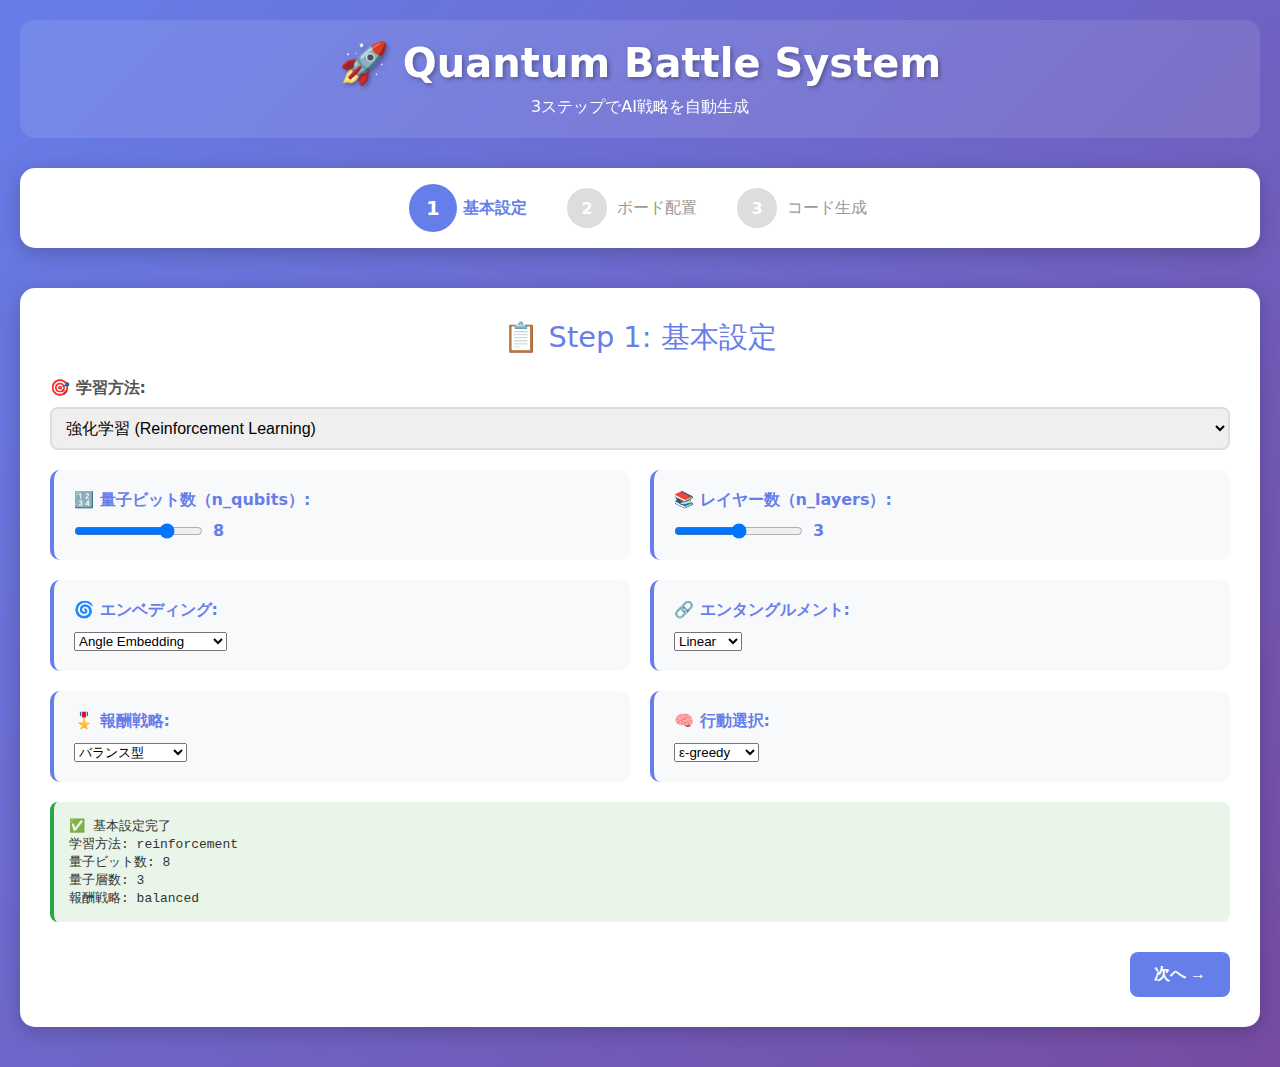
<file: qugeister_ai_system/3step_designer/index.html>
<!DOCTYPE html>
<html lang="ja">
<head>
    <meta charset="UTF-8">
    <meta name="viewport" content="width=device-width, initial-scale=1.0">
    <title>Quantum Battle System - 3 Step Designer</title>
    <style>
        * {
            margin: 0;
            padding: 0;
            box-sizing: border-box;
        }

        body {
            font-family: 'Segoe UI', system-ui, -apple-system, sans-serif;
            background: linear-gradient(135deg, #667eea 0%, #764ba2 100%);
            min-height: 100vh;
            padding: 20px;
            color: #333;
        }

        .container {
            max-width: 1600px;
            margin: 0 auto;
        }

        .header {
            text-align: center;
            color: white;
            margin-bottom: 30px;
            padding: 20px;
            background: rgba(255, 255, 255, 0.1);
            backdrop-filter: blur(10px);
            border-radius: 15px;
        }

        .header h1 {
            font-size: 2.5em;
            margin-bottom: 10px;
            text-shadow: 2px 2px 4px rgba(0,0,0,0.3);
        }

        /* ステップナビゲーション */
        .step-navigation {
            display: flex;
            justify-content: center;
            margin-bottom: 40px;
            background: white;
            padding: 20px;
            border-radius: 15px;
            box-shadow: 0 5px 20px rgba(0,0,0,0.2);
        }

        .step-item {
            display: flex;
            align-items: center;
            margin: 0 20px;
            cursor: pointer;
            transition: all 0.3s ease;
        }

        .step-number {
            width: 40px;
            height: 40px;
            border-radius: 50%;
            background: #ddd;
            color: white;
            display: flex;
            align-items: center;
            justify-content: center;
            font-weight: bold;
            margin-right: 10px;
            transition: all 0.3s ease;
        }

        .step-item.active .step-number {
            background: #667eea;
            transform: scale(1.2);
        }

        .step-item.completed .step-number {
            background: #4CAF50;
        }

        .step-label {
            font-weight: 500;
            color: #999;
            transition: color 0.3s ease;
        }

        .step-item.active .step-label {
            color: #667eea;
            font-weight: bold;
        }

        .step-item.completed .step-label {
            color: #4CAF50;
        }

        /* コンテンツエリア */
        .step-content {
            display: none;
            background: white;
            padding: 30px;
            border-radius: 15px;
            box-shadow: 0 5px 20px rgba(0,0,0,0.2);
            margin-bottom: 20px;
            min-height: 600px;
        }

        .step-content.active {
            display: block;
            animation: fadeIn 0.5s ease;
        }

        @keyframes fadeIn {
            from { opacity: 0; transform: translateY(20px); }
            to { opacity: 1; transform: translateY(0); }
        }

        .step-title {
            font-size: 1.8em;
            color: #667eea;
            margin-bottom: 20px;
            text-align: center;
        }

        .form-group {
            margin-bottom: 20px;
        }

        .form-group label {
            display: block;
            margin-bottom: 8px;
            font-weight: 600;
            color: #555;
        }

        .form-group select,
        .form-group input[type="number"],
        .form-group input[type="range"] {
            width: 100%;
            padding: 10px;
            border: 2px solid #ddd;
            border-radius: 8px;
            font-size: 16px;
            transition: border-color 0.3s;
        }

        .form-group select:focus,
        .form-group input:focus {
            border-color: #667eea;
            outline: none;
        }

        .slider-container {
            display: flex;
            align-items: center;
            gap: 10px;
        }

        .slider-value {
            min-width: 60px;
            font-weight: bold;
            color: #667eea;
        }

        .board-container {
            display: grid;
            grid-template-columns: repeat(6, 1fr);
            gap: 2px;
            max-width: 360px;
            margin: 20px auto;
            background: #333;
            padding: 5px;
            border-radius: 10px;
        }

        .board-cell {
            aspect-ratio: 1;
            background: #f8f9fa;
            border: none;
            border-radius: 5px;
            cursor: pointer;
            font-size: 20px;
            display: flex;
            align-items: center;
            justify-content: center;
            transition: all 0.3s;
        }

        .board-cell:hover {
            background: #e9ecef;
            transform: scale(1.05);
        }

        .board-cell.selected {
            background: #667eea;
            color: white;
        }

        .piece-selector {
            display: flex;
            justify-content: center;
            gap: 15px;
            margin: 20px 0;
        }

        .piece-btn {
            padding: 10px 20px;
            border: 2px solid #667eea;
            background: white;
            color: #667eea;
            border-radius: 8px;
            cursor: pointer;
            font-weight: bold;
            transition: all 0.3s;
        }

        .piece-btn.active {
            background: #667eea;
            color: white;
        }

        .button-container {
            display: flex;
            justify-content: space-between;
            align-items: center;
            margin-top: 30px;
        }

        .btn {
            padding: 12px 24px;
            border: none;
            border-radius: 8px;
            font-size: 16px;
            font-weight: 600;
            cursor: pointer;
            transition: all 0.3s;
            text-decoration: none;
            display: inline-block;
        }

        .btn-secondary {
            background: #6c757d;
            color: white;
        }

        .btn-secondary:hover {
            background: #5a6268;
            transform: translateY(-2px);
        }

        .btn-primary {
            background: #667eea;
            color: white;
        }

        .btn-primary:hover {
            background: #5a6fd8;
            transform: translateY(-2px);
        }

        .btn-success {
            background: #28a745;
            color: white;
        }

        .btn-success:hover {
            background: #218838;
            transform: translateY(-2px);
        }

        #codeOutput {
            margin-top: 30px;
        }

        #generatedCode {
            background: #f8f9fa;
            padding: 20px;
            border: 1px solid #ddd;
            border-radius: 8px;
            white-space: pre-wrap;
            font-family: 'Consolas', 'Monaco', 'Courier New', monospace;
            font-size: 14px;
            max-height: 600px;
            overflow-y: auto;
            line-height: 1.4;
        }

        .quantum-config {
            display: grid;
            grid-template-columns: 1fr 1fr;
            gap: 20px;
            margin: 20px 0;
        }

        .config-item {
            background: #f8f9fa;
            padding: 20px;
            border-radius: 10px;
            border-left: 4px solid #667eea;
        }

        .config-label {
            font-weight: 600;
            color: #667eea;
            margin-bottom: 10px;
            display: block;
        }

        .step-output {
            background: #e8f5e8;
            padding: 15px;
            border-radius: 8px;
            margin: 15px 0;
            border-left: 4px solid #28a745;
            font-family: monospace;
        }
    </style>
</head>
<body>
    <div class="container">
        <div class="header">
            <h1>🚀 Quantum Battle System</h1>
            <p>3ステップでAI戦略を自動生成</p>
        </div>

        <!-- ステップナビゲーション -->
        <div class="step-navigation">
            <div class="step-item active" id="nav-step1" onclick="goToStep(1)">
                <div class="step-number">1</div>
                <div class="step-label">基本設定</div>
            </div>
            <div class="step-item" id="nav-step2" onclick="goToStep(2)">
                <div class="step-number">2</div>
                <div class="step-label">ボード配置</div>
            </div>
            <div class="step-item" id="nav-step3" onclick="goToStep(3)">
                <div class="step-number">3</div>
                <div class="step-label">コード生成</div>
            </div>
        </div>

        <!-- ステップ1: 基本設定 -->
        <div class="step-content active" id="step1">
            <div class="step-title">📋 Step 1: 基本設定</div>
            
            <div class="form-group">
                <label for="learningMethod">🎯 学習方法:</label>
                <select id="learningMethod" onchange="updateConfig('learningMethod', this.value)">
                    <option value="reinforcement">強化学習 (Reinforcement Learning)</option>
                    <option value="supervised">教師あり学習 (Supervised Learning)</option>
                </select>
            </div>

            <div class="quantum-config">
                <div class="config-item">
                    <label class="config-label">🔢 量子ビット数（n_qubits）:</label>
                    <div class="slider-container">
                        <input type="range" id="qubits" min="2" max="10" value="8" 
                               oninput="updateSlider('qubits', this.value)">
                        <span class="slider-value" id="qubitsValue">8</span>
                    </div>
                </div>

                <div class="config-item">
                    <label class="config-label">📚 レイヤー数（n_layers）:</label>
                    <div class="slider-container">
                        <input type="range" id="layers" min="1" max="5" value="3" 
                               oninput="updateSlider('layers', this.value)">
                        <span class="slider-value" id="layersValue">3</span>
                    </div>
                </div>

                <div class="config-item">
                    <label class="config-label">🌀 エンベディング:</label>
                    <select id="embedding" onchange="updateConfig('embedding', this.value)">
                        <option value="angle">Angle Embedding</option>
                        <option value="amplitude">Amplitude Embedding</option>
                    </select>
                </div>

                <div class="config-item">
                    <label class="config-label">🔗 エンタングルメント:</label>
                    <select id="entanglement" onchange="updateConfig('entanglement', this.value)">
                        <option value="linear">Linear</option>
                        <option value="full">Full</option>
                        <option value="circular">Circular</option>
                    </select>
                </div>

                <div class="config-item">
                    <label class="config-label">🎖️ 報酬戦略:</label>
                    <select id="reward" onchange="updateConfig('reward', this.value)">
                        <option value="balanced">バランス型</option>
                        <option value="aggressive">アグレッシブ</option>
                        <option value="defensive">ディフェンシブ</option>
                        <option value="escape">エスケープ</option>
                    </select>
                </div>

                <div class="config-item">
                    <label class="config-label">🧠 行動選択:</label>
                    <select id="action" onchange="updateConfig('action', this.value)">
                        <option value="epsilon">ε-greedy</option>
                        <option value="boltzmann">Boltzmann</option>
                        <option value="ucb">UCB</option>
                    </select>
                </div>
            </div>

            <div id="step1-output" class="step-output">
                設定を調整してください...
            </div>

            <div class="button-container">
                <div></div>
                <button class="btn btn-primary" onclick="goToStep(2)">次へ →</button>
            </div>
        </div>

        <!-- ステップ2: ボード配置 -->
        <div class="step-content" id="step2">
            <div class="step-title">♟️ Step 2: ボード配置設定</div>
            
            <div class="form-group">
                <label>🏁 初期配置タイプ:</label>
                <select id="placement" onchange="updateConfig('placement', this.value)">
                    <option value="standard">標準配置</option>
                    <option value="custom">カスタム配置</option>
                </select>
            </div>

            <div class="piece-selector">
                <button class="piece-btn active" id="piece-good-a" onclick="selectPiece('good', 'A')">👻 善玉A</button>
                <button class="piece-btn" id="piece-bad-a" onclick="selectPiece('bad', 'A')">👿 悪玉A</button>
                <button class="piece-btn" id="piece-good-b" onclick="selectPiece('good', 'B')">🤖 善玉B</button>
                <button class="piece-btn" id="piece-bad-b" onclick="selectPiece('bad', 'B')">💀 悪玉B</button>
                <button class="piece-btn" id="piece-clear" onclick="selectPiece('clear', '')">🚫 消去</button>
            </div>

            <div class="board-container" id="boardContainer">
                <!-- ボードはJavaScriptで生成 -->
            </div>

            <div id="step2-output" class="step-output">
                駒を配置してください...
            </div>

            <div class="button-container">
                <button class="btn btn-secondary" onclick="goToStep(1)">← 戻る</button>
                <button class="btn btn-primary" onclick="goToStep(3)">次へ →</button>
            </div>
        </div>

        <!-- ステップ3: コード生成 -->
        <div class="step-content" id="step3">
            <div class="step-title">🚀 Step 3: コード生成</div>
            
            <div class="form-group">
                <label>⚙️ ハイパーパラメータ調整:</label>
                <div class="quantum-config">
                    <div class="config-item">
                        <label class="config-label">📈 学習率:</label>
                        <div class="slider-container">
                            <input type="range" id="learningRate" min="0.0001" max="0.01" step="0.0001" value="0.001" 
                                   oninput="updateSlider('learningRate', this.value)">
                            <span class="slider-value" id="learningRateValue">0.001</span>
                        </div>
                    </div>

                    <div class="config-item">
                        <label class="config-label">📦 バッチサイズ:</label>
                        <div class="slider-container">
                            <input type="range" id="batchSize" min="16" max="128" step="16" value="32" 
                                   oninput="updateSlider('batchSize', this.value)">
                            <span class="slider-value" id="batchSizeValue">32</span>
                        </div>
                    </div>

                    <div class="config-item">
                        <label class="config-label">🔁 エピソード数:</label>
                        <div class="slider-container">
                            <input type="range" id="episodes" min="100" max="2000" step="100" value="1000" 
                                   oninput="updateSlider('episodes', this.value)">
                            <span class="slider-value" id="episodesValue">1000</span>
                        </div>
                    </div>

                    <div class="config-item">
                        <label class="config-label">🎲 Epsilon:</label>
                        <div class="slider-container">
                            <input type="range" id="epsilon" min="0.01" max="0.3" step="0.01" value="0.1" 
                                   oninput="updateSlider('epsilon', this.value)">
                            <span class="slider-value" id="epsilonValue">0.1</span>
                        </div>
                    </div>
                </div>
            </div>

            <div class="button-container">
                <button class="btn btn-secondary" onclick="goToStep(2)">← 戻る</button>
                <button class="btn btn-success" onclick="generateCode()">コード生成 🚀</button>
            </div>

            <!-- コード出力エリア -->
            <div id="codeOutput" style="display: none;">
                <h3>生成されたコード:</h3>
                <div id="generatedCode"></div>
                <button class="btn btn-success" onclick="copyCode()" style="margin-top: 10px;">コピー 📋</button>
            </div>
        </div>
    </div>

    <script>
        // 設定管理
        const config = {
            learningMethod: 'reinforcement',
            placement: 'standard',
            qubits: 8,
            layers: 3,
            embedding: 'angle',
            entanglement: 'linear',
            reward: 'balanced',
            qmap: 'dqn',
            action: 'epsilon',
            board: Array(6).fill().map(() => Array(6).fill(0)),
            playerAPieces: { good: [], bad: [] },
            playerBPieces: { good: [], bad: [] }
        };

        const hyperparams = {
            learningRate: 0.001,
            batchSize: 32,
            episodes: 1000,
            epsilon: 0.1
        };

        let selectedPiece = { type: 'good', player: 'A' };

        // 初期化
        window.onload = function() {
            initializeBoard();
            updateStep1Output();
        };

        // ステップ切り替え
        function goToStep(stepNum) {
            // すべてのステップを非アクティブに
            document.querySelectorAll('.step-content').forEach(step => {
                step.classList.remove('active');
            });
            document.querySelectorAll('.step-item').forEach(nav => {
                nav.classList.remove('active');
            });

            // 指定されたステップをアクティブに
            document.getElementById(`step${stepNum}`).classList.add('active');
            document.getElementById(`nav-step${stepNum}`).classList.add('active');

            // 完了マーク追加
            for (let i = 1; i < stepNum; i++) {
                document.getElementById(`nav-step${i}`).classList.add('completed');
            }
        }

        // 設定更新
        function updateConfig(key, value) {
            config[key] = value;
            updateStep1Output();
        }

        // スライダー更新
        function updateSlider(param, value) {
            if (param === 'qubits' || param === 'layers') {
                config[param] = parseInt(value);
            } else {
                hyperparams[param] = parseFloat(value);
            }
            document.getElementById(`${param}Value`).textContent = value;
            updateStep1Output();
        }

        // ステップ1アウトプット更新
        function updateStep1Output() {
            const output = document.getElementById('step1-output');
            output.innerHTML = `
✅ 基本設定完了<br>
学習方法: ${config.learningMethod}<br>
量子ビット数: ${config.qubits}<br>
量子層数: ${config.layers}<br>
報酬戦略: ${config.reward}
            `;
        }

        // ボード初期化
        function initializeBoard() {
            const container = document.getElementById('boardContainer');
            container.innerHTML = '';
            
            for (let i = 0; i < 36; i++) {
                const cell = document.createElement('button');
                cell.className = 'board-cell';
                cell.onclick = () => placePiece(Math.floor(i / 6), i % 6);
                container.appendChild(cell);
            }
        }

        // 駒選択
        function selectPiece(type, player) {
            document.querySelectorAll('.piece-btn').forEach(btn => btn.classList.remove('active'));
            document.getElementById(`piece-${type}${player ? '-' + player.toLowerCase() : ''}`).classList.add('active');
            selectedPiece = { type, player };
        }

        // 駒配置
        function placePiece(row, col) {
            if (selectedPiece.type === 'clear') {
                config.board[row][col] = 0;
            } else {
                const pieceValue = selectedPiece.type === 'good' ? 
                    (selectedPiece.player === 'A' ? 1 : 3) : 
                    (selectedPiece.player === 'A' ? 2 : 4);
                config.board[row][col] = pieceValue;
            }
            
            updateBoardDisplay();
            updateStep2Output();
        }

        // ボード表示更新
        function updateBoardDisplay() {
            const cells = document.querySelectorAll('.board-cell');
            const pieces = ['', '👻', '👿', '🤖', '💀'];
            
            config.board.flat().forEach((piece, index) => {
                cells[index].textContent = pieces[piece];
                cells[index].classList.toggle('selected', piece !== 0);
            });
        }

        // ステップ2アウトプット更新
        function updateStep2Output() {
            const goodCount = config.board.flat().filter(p => p === 1 || p === 3).length;
            const badCount = config.board.flat().filter(p => p === 2 || p === 4).length;
            const output = document.getElementById('step2-output');
            output.innerHTML = `
✅ ボード配置設定完了<br>
善玉駒: ${goodCount}個<br>
悪玉駒: ${badCount}個
            `;
        }

        // コード生成（動作するシンプル版をベースに）
        function generateCode() {
            console.log('generateCode called');
            
            const timestamp = new Date().toLocaleString('ja-JP');
            
            const code = `#!/usr/bin/env python3
"""
3Step AI Recipe: Auto-Generated Quantum Model
量子回路勾配伝播対応AI（3stepシステム自動生成）
生成日時: ${timestamp}
戦略: ${config.reward}
量子ビット数: ${config.qubits}
量子層数: ${config.layers}
学習方法: ${config.learningMethod}
"""

import torch
import torch.nn as nn
import numpy as np
try:
    import pennylane as qml
    PENNYLANE_AVAILABLE = True
except ImportError:
    PENNYLANE_AVAILABLE = False
    print("⚠️ PennyLane not available, using simulation")

class QuantumLayerWithGradient(nn.Module):
    """勾配伝播可能な量子層"""
    def __init__(self, n_qubits=${config.qubits}, n_layers=${config.layers}):
        super().__init__()
        self.n_qubits = n_qubits
        self.n_layers = n_layers
        
        if PENNYLANE_AVAILABLE:
            self.dev = qml.device('default.qubit', wires=n_qubits)
            self.quantum_weights = nn.Parameter(
                torch.randn(n_layers * n_qubits * 2, requires_grad=True) * 0.1
            )
            
            @qml.qnode(self.dev, interface='torch', diff_method='backprop')
            def quantum_circuit(inputs, weights):
                weights = weights.reshape(n_layers, n_qubits, 2)
                
                # データエンコーディング (${config.embedding})
                for i in range(min(len(inputs), n_qubits)):
                    ${config.embedding === 'angle' ? 'qml.RY(inputs[i], wires=i)' : 'qml.RX(inputs[i], wires=i)'}
                
                # パラメータ化層
                for l in range(n_layers):
                    for i in range(n_qubits):
                        qml.RY(weights[l, i, 0], wires=i)
                        qml.RZ(weights[l, i, 1], wires=i)
                    
                    # エンタングルメント (${config.entanglement})
                    ${getEntanglementCode(config.entanglement)}
                
                return [qml.expval(qml.PauliZ(i)) for i in range(n_qubits)]
            
            self.quantum_circuit = quantum_circuit
        else:
            self.quantum_weights = nn.Parameter(torch.randn(n_layers, n_qubits, 2) * 0.1)
    
    def forward(self, x):
        if x.dim() == 1:
            x = x.unsqueeze(0)
        
        if PENNYLANE_AVAILABLE:
            outputs = []
            for i in range(x.size(0)):
                normalized_input = torch.tanh(x[i][:self.n_qubits]) * np.pi
                output = self.quantum_circuit(normalized_input, self.quantum_weights)
                if isinstance(output, list):
                    output = torch.stack(output)
                output = output.float()
                outputs.append(output)
            return torch.stack(outputs)
        else:
            return torch.tanh(x[:, :self.n_qubits])

class AutoGeneratedQuantumModel(nn.Module):
    """自動生成された量子AI (${config.reward}戦略)"""
    def __init__(self):
        super().__init__()
        
        # 戦略バイアス
        ${getStrategyBias(config.reward)}
        
        self.classical_encoder = nn.Sequential(
            nn.Linear(36, 64),  # 6x6ボード
            nn.ReLU(),
            nn.Linear(64, ${config.qubits})
        )
        
        self.quantum_layer = QuantumLayerWithGradient(n_qubits=${config.qubits}, n_layers=${config.layers})
        
        self.intermediate = nn.Sequential(
            nn.Linear(${config.qubits}, 32),
            nn.ReLU(),
            nn.Linear(32, 32)
        )
        
        self.action_head = nn.Sequential(
            nn.Linear(32, 64),
            nn.ReLU(),
            nn.Linear(64, 32),
            nn.ReLU(),
            nn.Linear(32, 4)  # 4方向
        )
    
    def forward(self, x):
        if x.dim() == 1:
            x = x.unsqueeze(0)
        
        classical_features = self.classical_encoder(x)
        quantum_features = self.quantum_layer(classical_features)
        intermediate_features = self.intermediate(quantum_features)
        action_values = self.action_head(intermediate_features)
        action_values = action_values + self.strategy_bias
        
        return action_values

# ===== 学習設定 =====
config = {
    'strategy': '${config.reward}',
    'learning_rate': ${hyperparams.learningRate},
    'batch_size': ${hyperparams.batchSize},
    'episodes': ${hyperparams.episodes},
    'epsilon': ${hyperparams.epsilon}
}

def train_dqn(model, episodes=${hyperparams.episodes}):
    """Deep Q-Network学習 (勾配伝播対応)"""
    optimizer = torch.optim.Adam(model.parameters(), lr=${hyperparams.learningRate})
    criterion = nn.MSELoss()
    
    print("🚀 量子AI学習開始")
    print(f"パラメータ数: {sum(p.numel() for p in model.parameters())}")
    print(f"戦略: ${config.reward}")
    print(f"量子ビット数: ${config.qubits}")
    
    for episode in range(episodes):
        state = torch.randn(1, 36)
        next_state = torch.randn(1, 36)
        
        current_q = model(state)
        next_q = model(next_state)
        
        action = torch.randint(0, 4, (1,))
        reward = torch.randn(1)
        
        target = reward + 0.99 * next_q.max(1)[0].detach()
        current_q_value = current_q.gather(1, action.unsqueeze(1))
        
        loss = criterion(current_q_value.squeeze(), target)
        
        optimizer.zero_grad()
        loss.backward()
        optimizer.step()
        
        if episode % 100 == 0:
            print(f"Episode {episode}: Loss={loss.item():.6f}")
            
            # 勾配確認
            total_grad_norm = sum(p.grad.norm().item() if p.grad is not None else 0 
                                for p in model.parameters())
            print(f"勾配ノルム: {total_grad_norm:.6f}")
    
    print("✅ 学習完了")
    return model

if __name__ == "__main__":
    # モデル作成
    model = AutoGeneratedQuantumModel()
    print(f"Model created with {sum(p.numel() for p in model.parameters())} parameters")
    
    # 学習実行
    trained_model = train_dqn(model)
    
    # モデル保存
    timestamp = "${timestamp.replace(/[/:]/g, '_')}"
    model_name = f"quantum_ai_${config.reward}_{timestamp}.pth"
    torch.save(trained_model.state_dict(), model_name)
    print(f"💾 モデル保存: {model_name}")
`;
            
            function getEntanglementCode(entType) {
                switch(entType) {
                    case 'linear':
                        return 'for i in range(n_qubits - 1):\\n                        qml.CNOT(wires=[i, i+1])';
                    case 'full':
                        return 'for i in range(n_qubits):\\n                        for j in range(i+1, n_qubits):\\n                            qml.CNOT(wires=[i, j])';
                    case 'circular':
                        return 'for i in range(n_qubits - 1):\\n                        qml.CNOT(wires=[i, i+1])\\n                    qml.CNOT(wires=[n_qubits-1, 0])';
                    default:
                        return 'for i in range(n_qubits - 1):\\n                        qml.CNOT(wires=[i, i+1])';
                }
            }
            
            function getStrategyBias(strategy) {
                switch(strategy) {
                    case 'aggressive':
                        return 'self.strategy_bias = nn.Parameter(torch.tensor([0.3, 0.3, -0.2, -0.2]))  # 前進重視';
                    case 'defensive':
                        return 'self.strategy_bias = nn.Parameter(torch.tensor([-0.2, -0.2, 0.3, 0.3]))  # 後退重視';
                    case 'escape':
                        return 'self.strategy_bias = nn.Parameter(torch.tensor([0.4, 0.1, 0.1, 0.4]))  # 脱出重視';
                    default:
                        return 'self.strategy_bias = nn.Parameter(torch.zeros(4))  # バランス型';
                }
            }
            
            // テンプレート置換
            const finalCode = code
                .replace('${getEntanglementCode(config.entanglement)}', getEntanglementCode(config.entanglement))
                .replace('${getStrategyBias(config.reward)}', getStrategyBias(config.reward));
            
            document.getElementById('generatedCode').textContent = finalCode;
            document.getElementById('codeOutput').style.display = 'block';
            
            console.log('Code generated successfully');
        }
        
        function copyCode() {
            const code = document.getElementById('generatedCode').textContent;
            navigator.clipboard.writeText(code).then(() => {
                alert('コードをクリップボードにコピーしました！ 📋');
            });
        }
    </script>
</body>
</html>
</file>
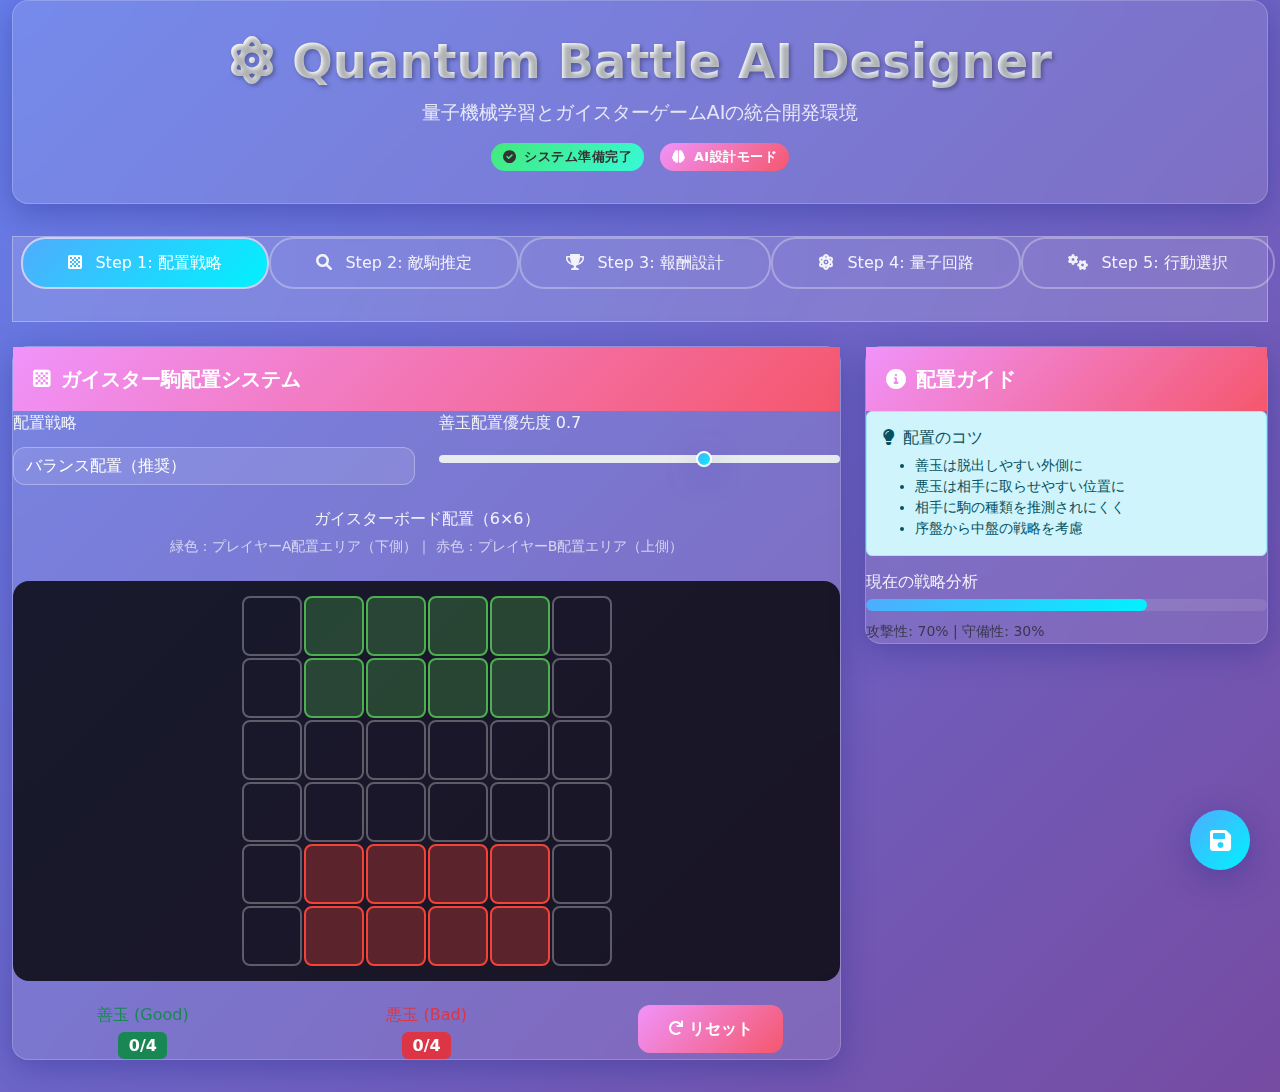
<file: improved_quantum_battle_ui.html>
<!DOCTYPE html>
<html lang="ja">
<head>
    <meta charset="UTF-8">
    <meta name="viewport" content="width=device-width, initial-scale=1.0">
    <title>Quantum Battle AI Designer - 改善版</title>
    <link href="https://cdn.jsdelivr.net/npm/bootstrap@5.3.0/dist/css/bootstrap.min.css" rel="stylesheet">
    <link href="https://cdnjs.cloudflare.com/ajax/libs/font-awesome/6.0.0/css/all.min.css" rel="stylesheet">
    <style>
        :root {
            --primary-gradient: linear-gradient(135deg, #667eea 0%, #764ba2 100%);
            --secondary-gradient: linear-gradient(135deg, #f093fb 0%, #f5576c 100%);
            --success-gradient: linear-gradient(135deg, #4facfe 0%, #00f2fe 100%);
            --warning-gradient: linear-gradient(135deg, #43e97b 0%, #38f9d7 100%);
            --dark-bg: rgba(0, 0, 0, 0.8);
            --glass-bg: rgba(255, 255, 255, 0.1);
            --glass-border: rgba(255, 255, 255, 0.2);
            --text-light: rgba(255, 255, 255, 0.9);
            --shadow: 0 8px 32px rgba(31, 38, 135, 0.37);
            --border-radius: 16px;
        }

        body {
            font-family: 'Inter', system-ui, -apple-system, sans-serif;
            background: var(--primary-gradient);
            min-height: 100vh;
            color: var(--text-light);
            overflow-x: auto;
        }

        /* Glass morphism effects */
        .glass-card {
            background: var(--glass-bg);
            backdrop-filter: blur(20px);
            border: 1px solid var(--glass-border);
            border-radius: var(--border-radius);
            box-shadow: var(--shadow);
        }

        .glass-nav {
            background: rgba(255, 255, 255, 0.15);
            backdrop-filter: blur(25px);
            border: 1px solid rgba(255, 255, 255, 0.3);
        }

        /* Header */
        .main-header {
            text-align: center;
            margin-bottom: 2rem;
            padding: 2rem;
        }

        .main-header h1 {
            font-size: 3rem;
            font-weight: 700;
            background: linear-gradient(45deg, #fff, #f0f8ff);
            -webkit-background-clip: text;
            -webkit-text-fill-color: transparent;
            margin-bottom: 0.5rem;
            text-shadow: 2px 2px 4px rgba(0,0,0,0.3);
        }

        .main-header .subtitle {
            font-size: 1.2rem;
            opacity: 0.9;
            margin-bottom: 1rem;
        }

        /* Navigation Pills */
        .nav-pills {
            justify-content: center;
            margin-bottom: 2rem;
        }

        .nav-pills .nav-link {
            background: transparent;
            border: 2px solid rgba(255, 255, 255, 0.3);
            color: var(--text-light);
            margin: 0 8px;
            padding: 12px 24px;
            border-radius: 25px;
            transition: all 0.3s ease;
            position: relative;
            overflow: hidden;
        }

        .nav-pills .nav-link:before {
            content: '';
            position: absolute;
            top: 0;
            left: -100%;
            width: 100%;
            height: 100%;
            background: var(--success-gradient);
            transition: left 0.3s ease;
            z-index: -1;
        }

        .nav-pills .nav-link:hover:before,
        .nav-pills .nav-link.active:before {
            left: 0;
        }

        .nav-pills .nav-link.active {
            background: transparent;
            border-color: rgba(255, 255, 255, 0.6);
            color: white;
        }

        /* Step containers */
        .step-container {
            display: none;
            animation: fadeInUp 0.5s ease;
        }

        .step-container.active {
            display: block;
        }

        @keyframes fadeInUp {
            from {
                opacity: 0;
                transform: translateY(30px);
            }
            to {
                opacity: 1;
                transform: translateY(0);
            }
        }

        /* Card improvements */
        .enhanced-card {
            margin-bottom: 2rem;
            transition: transform 0.3s ease;
        }

        .enhanced-card:hover {
            transform: translateY(-5px);
        }

        .card-header {
            background: var(--secondary-gradient);
            border: none;
            border-radius: var(--border-radius) var(--border-radius) 0 0;
            padding: 1.25rem;
        }

        .card-header h5 {
            margin: 0;
            color: white;
            font-weight: 600;
            display: flex;
            align-items: center;
            gap: 10px;
        }

        /* Form controls */
        .form-control, .form-select {
            background: rgba(255, 255, 255, 0.1);
            border: 1px solid rgba(255, 255, 255, 0.3);
            border-radius: 12px;
            color: white;
            transition: all 0.3s ease;
        }

        .form-control:focus, .form-select:focus {
            background: rgba(255, 255, 255, 0.15);
            border-color: rgba(255, 255, 255, 0.6);
            box-shadow: 0 0 0 0.2rem rgba(255, 255, 255, 0.25);
            color: white;
        }

        .form-control::placeholder {
            color: rgba(255, 255, 255, 0.7);
        }

        .form-label {
            color: var(--text-light);
            font-weight: 500;
            margin-bottom: 0.75rem;
        }

        /* Range sliders */
        .form-range {
            background: transparent;
        }

        .form-range::-webkit-slider-track {
            background: rgba(255, 255, 255, 0.3);
            border-radius: 10px;
            height: 8px;
        }

        .form-range::-webkit-slider-thumb {
            background: var(--success-gradient);
            border: 2px solid white;
            border-radius: 50%;
            box-shadow: var(--shadow);
        }

        /* Buttons */
        .btn-primary {
            background: var(--success-gradient);
            border: none;
            border-radius: 12px;
            padding: 12px 30px;
            font-weight: 600;
            transition: all 0.3s ease;
            text-transform: uppercase;
            letter-spacing: 1px;
        }

        .btn-primary:hover {
            transform: translateY(-2px);
            box-shadow: var(--shadow);
        }

        .btn-secondary {
            background: var(--secondary-gradient);
            border: none;
            border-radius: 12px;
            padding: 12px 30px;
            font-weight: 600;
            transition: all 0.3s ease;
        }

        .btn-info {
            background: var(--warning-gradient);
            border: none;
            color: #333;
            font-weight: 600;
        }

        /* Placement board */
        .placement-board {
            display: grid;
            grid-template-columns: repeat(6, 60px);
            grid-template-rows: repeat(6, 60px);
            gap: 2px;
            margin: 20px auto;
            justify-content: center;
            background: var(--dark-bg);
            padding: 15px;
            border-radius: var(--border-radius);
        }

        .board-cell {
            width: 60px;
            height: 60px;
            border: 2px solid rgba(255, 255, 255, 0.3);
            border-radius: 8px;
            display: flex;
            align-items: center;
            justify-content: center;
            cursor: pointer;
            transition: all 0.3s ease;
            font-weight: bold;
            position: relative;
            overflow: hidden;
        }

        .board-cell:hover {
            border-color: rgba(255, 255, 255, 0.6);
            transform: scale(1.05);
        }

        .player-a-area {
            background: rgba(76, 175, 80, 0.3);
            border-color: #4CAF50;
        }

        .player-b-area {
            background: rgba(244, 67, 54, 0.3);
            border-color: #f44336;
        }

        .placed-good {
            background: var(--success-gradient);
            color: white;
            border-color: #4CAF50;
        }

        .placed-bad {
            background: var(--secondary-gradient);
            color: white;
            border-color: #f44336;
        }

        /* Progress bars */
        .progress {
            background: rgba(255, 255, 255, 0.1);
            border-radius: 12px;
            height: 12px;
        }

        .progress-bar {
            background: var(--success-gradient);
            border-radius: 12px;
        }

        /* Code output */
        .code-output {
            background: var(--dark-bg);
            border: 1px solid rgba(255, 255, 255, 0.2);
            border-radius: var(--border-radius);
            padding: 1.5rem;
            font-family: 'Fira Code', 'Courier New', monospace;
            color: #00ff41;
            font-size: 0.9rem;
            line-height: 1.6;
            max-height: 400px;
            overflow-y: auto;
            white-space: pre-wrap;
        }

        /* Status indicators */
        .status-indicator {
            display: inline-block;
            padding: 4px 12px;
            border-radius: 20px;
            font-size: 0.8rem;
            font-weight: 600;
            text-transform: uppercase;
            letter-spacing: 0.5px;
        }

        .status-ready {
            background: var(--warning-gradient);
            color: #333;
        }

        .status-training {
            background: var(--secondary-gradient);
            color: white;
        }

        /* Responsive design */
        @media (max-width: 768px) {
            .main-header h1 {
                font-size: 2rem;
            }
            
            .placement-board {
                grid-template-columns: repeat(6, 50px);
                grid-template-rows: repeat(6, 50px);
            }
            
            .board-cell {
                width: 50px;
                height: 50px;
            }
        }

        /* Floating action button */
        .fab {
            position: fixed;
            bottom: 30px;
            right: 30px;
            width: 60px;
            height: 60px;
            background: var(--success-gradient);
            border: none;
            border-radius: 50%;
            color: white;
            font-size: 1.5rem;
            box-shadow: var(--shadow);
            transition: all 0.3s ease;
            z-index: 1000;
        }

        .fab:hover {
            transform: scale(1.1);
            box-shadow: 0 12px 40px rgba(31, 38, 135, 0.5);
        }

        /* Loading animation */
        .loading-spinner {
            border: 3px solid rgba(255, 255, 255, 0.3);
            border-radius: 50%;
            border-top: 3px solid white;
            width: 20px;
            height: 20px;
            animation: spin 1s linear infinite;
            display: inline-block;
            margin-right: 10px;
        }

        @keyframes spin {
            0% { transform: rotate(0deg); }
            100% { transform: rotate(360deg); }
        }

        /* Tooltip improvements */
        .tooltip {
            font-size: 0.875rem;
        }

        .tooltip-inner {
            background: var(--dark-bg);
            border-radius: 8px;
            padding: 8px 12px;
        }
    </style>
</head>
<body>
    <div class="container-fluid">
        <!-- Header -->
        <header class="main-header glass-card">
            <h1><i class="fas fa-atom me-3"></i>Quantum Battle AI Designer</h1>
            <p class="subtitle">量子機械学習とガイスターゲームAIの統合開発環境</p>
            <div class="d-flex justify-content-center gap-3 mt-3">
                <span class="status-indicator status-ready">
                    <i class="fas fa-check-circle me-2"></i>システム準備完了
                </span>
                <span class="status-indicator status-training">
                    <i class="fas fa-brain me-2"></i>AI設計モード
                </span>
            </div>
        </header>

        <!-- Navigation -->
        <nav class="glass-nav">
            <ul class="nav nav-pills nav-fill" id="main-tabs" role="tablist">
                <li class="nav-item">
                    <button class="nav-link active" data-bs-toggle="pill" data-bs-target="#step1" type="button">
                        <i class="fas fa-chess-board me-2"></i>
                        <span>Step 1: 配置戦略</span>
                    </button>
                </li>
                <li class="nav-item">
                    <button class="nav-link" data-bs-toggle="pill" data-bs-target="#step2" type="button">
                        <i class="fas fa-search me-2"></i>
                        <span>Step 2: 敵駒推定</span>
                    </button>
                </li>
                <li class="nav-item">
                    <button class="nav-link" data-bs-toggle="pill" data-bs-target="#step3" type="button">
                        <i class="fas fa-trophy me-2"></i>
                        <span>Step 3: 報酬設計</span>
                    </button>
                </li>
                <li class="nav-item">
                    <button class="nav-link" data-bs-toggle="pill" data-bs-target="#step4" type="button">
                        <i class="fas fa-atom me-2"></i>
                        <span>Step 4: 量子回路</span>
                    </button>
                </li>
                <li class="nav-item">
                    <button class="nav-link" data-bs-toggle="pill" data-bs-target="#step5" type="button">
                        <i class="fas fa-cogs me-2"></i>
                        <span>Step 5: 行動選択</span>
                    </button>
                </li>
            </ul>
        </nav>

        <div class="tab-content mt-4">
            <!-- Step 1: 配置戦略 -->
            <div class="tab-pane fade show active" id="step1" role="tabpanel">
                <div class="row">
                    <div class="col-lg-8">
                        <div class="enhanced-card glass-card">
                            <div class="card-header">
                                <h5><i class="fas fa-chess-board"></i> ガイスター駒配置システム</h5>
                            </div>
                            <div class="card-body">
                                <div class="row mb-4">
                                    <div class="col-md-6">
                                        <label class="form-label">配置戦略</label>
                                        <select class="form-select" id="placementStrategy">
                                            <option value="aggressive">攻撃的配置（前進重視）</option>
                                            <option value="defensive">守備的配置（安全重視）</option>
                                            <option value="balanced" selected>バランス配置（推奨）</option>
                                            <option value="deceptive">欺瞒配置（相手を混乱）</option>
                                        </select>
                                    </div>
                                    <div class="col-md-6">
                                        <label class="form-label">善玉配置優先度 <span id="goodPriorityValue">0.7</span></label>
                                        <input type="range" class="form-range" id="goodPriority" min="0.1" max="1.0" step="0.1" value="0.7">
                                    </div>
                                </div>

                                <div class="text-center mb-4">
                                    <h6>ガイスターボード配置（6×6）</h6>
                                    <p class="small opacity-75">緑色：プレイヤーA配置エリア（下側）｜ 赤色：プレイヤーB配置エリア（上側）</p>
                                </div>
                                
                                <div class="placement-board" id="placementBoard">
                                    <!-- JavaScript で生成 -->
                                </div>

                                <div class="row mt-4">
                                    <div class="col-md-4">
                                        <div class="text-center">
                                            <h6 class="text-success">善玉 (Good)</h6>
                                            <div class="badge bg-success fs-6" id="goodCount">0/4</div>
                                        </div>
                                    </div>
                                    <div class="col-md-4">
                                        <div class="text-center">
                                            <h6 class="text-danger">悪玉 (Bad)</h6>
                                            <div class="badge bg-danger fs-6" id="badCount">0/4</div>
                                        </div>
                                    </div>
                                    <div class="col-md-4">
                                        <div class="text-center">
                                            <button class="btn btn-secondary" onclick="resetPlacement()">
                                                <i class="fas fa-redo"></i> リセット
                                            </button>
                                        </div>
                                    </div>
                                </div>
                            </div>
                        </div>
                    </div>
                    
                    <div class="col-lg-4">
                        <div class="enhanced-card glass-card">
                            <div class="card-header">
                                <h5><i class="fas fa-info-circle"></i> 配置ガイド</h5>
                            </div>
                            <div class="card-body">
                                <div class="alert alert-info">
                                    <h6><i class="fas fa-lightbulb me-2"></i>配置のコツ</h6>
                                    <ul class="small mb-0">
                                        <li>善玉は脱出しやすい外側に</li>
                                        <li>悪玉は相手に取らせやすい位置に</li>
                                        <li>相手に駒の種類を推測されにくく</li>
                                        <li>序盤から中盤の戦略を考慮</li>
                                    </ul>
                                </div>
                                
                                <div class="mt-3">
                                    <h6>現在の戦略分析</h6>
                                    <div class="progress mb-2">
                                        <div class="progress-bar" style="width: 70%"></div>
                                    </div>
                                    <small class="text-muted">攻撃性: 70% | 守備性: 30%</small>
                                </div>
                            </div>
                        </div>
                    </div>
                </div>
            </div>

            <!-- Step 2: 敵駒推定 -->
            <div class="tab-pane fade" id="step2" role="tabpanel">
                <div class="row">
                    <div class="col-lg-6">
                        <div class="enhanced-card glass-card">
                            <div class="card-header">
                                <h5><i class="fas fa-search"></i> 量子駒推定システム</h5>
                            </div>
                            <div class="card-body">
                                <div class="mb-3">
                                    <label class="form-label">推定アルゴリズム</label>
                                    <select class="form-select" id="estimationAlgorithm">
                                        <option value="cqcnn" selected>CQCNN（量子畳み込み）</option>
                                        <option value="quantum_svm">Quantum SVM</option>
                                        <option value="variational">変分量子分類器</option>
                                        <option value="hybrid">ハイブリッド（古典+量子）</option>
                                    </select>
                                </div>

                                <div class="row mb-3">
                                    <div class="col-md-6">
                                        <label class="form-label">量子ビット数 <span id="qubitValue">8</span></label>
                                        <input type="range" class="form-range" id="qubits" min="4" max="16" value="8">
                                    </div>
                                    <div class="col-md-6">
                                        <label class="form-label">回路層数 <span id="layerValue">3</span></label>
                                        <input type="range" class="form-range" id="layers" min="1" max="8" value="3">
                                    </div>
                                </div>

                                <div class="mb-3">
                                    <label class="form-label">エンタングルメント強度 <span id="entanglementValue">0.5</span></label>
                                    <input type="range" class="form-range" id="entanglement" min="0.1" max="1.0" step="0.1" value="0.5">
                                </div>

                                <div class="mb-3">
                                    <label class="form-label">学習率 <span id="learningRateValue">0.001</span></label>
                                    <input type="range" class="form-range" id="learningRate" min="0.0001" max="0.01" step="0.0001" value="0.001">
                                </div>
                            </div>
                        </div>
                    </div>

                    <div class="col-lg-6">
                        <div class="enhanced-card glass-card">
                            <div class="card-header">
                                <h5><i class="fas fa-chart-line"></i> 推定性能モニター</h5>
                            </div>
                            <div class="card-body">
                                <div class="row text-center">
                                    <div class="col-4">
                                        <h6>精度</h6>
                                        <div class="fs-4 text-success">87.3%</div>
                                    </div>
                                    <div class="col-4">
                                        <h6>速度</h6>
                                        <div class="fs-4 text-info">12ms</div>
                                    </div>
                                    <div class="col-4">
                                        <h6>確信度</h6>
                                        <div class="fs-4 text-warning">0.82</div>
                                    </div>
                                </div>

                                <div class="mt-4">
                                    <h6>量子回路構成</h6>
                                    <div class="code-output">
Quantum Circuit (8 qubits, 3 layers):
┌───┐ ┌─────────┐ ┌───┐
│ H │─│ RY(θ₁) │─│ X │─
├───┤ ├─────────┤ ├───┤
│ H │─│ RZ(θ₂) │─│ • │─
├───┤ ├─────────┤ └─┬─┘
│ H │─│ RX(θ₃) │───│──
└───┘ └─────────┘   │
Entanglement: CNOT gates
Measurement: Pauli-Z basis
                                    </div>
                                </div>
                            </div>
                        </div>
                    </div>
                </div>
            </div>

            <!-- Step 3: 報酬設計 -->
            <div class="tab-pane fade" id="step3" role="tabpanel">
                <div class="enhanced-card glass-card">
                    <div class="card-header">
                        <h5><i class="fas fa-trophy"></i> 強化学習報酬システム</h5>
                    </div>
                    <div class="card-body">
                        <div class="row">
                            <div class="col-md-4">
                                <h6>勝利条件報酬</h6>
                                <div class="mb-3">
                                    <label class="form-label">善玉脱出 <span id="escapeRewardValue">+100</span></label>
                                    <input type="range" class="form-range" id="escapeReward" min="50" max="200" value="100">
                                </div>
                                <div class="mb-3">
                                    <label class="form-label">相手善玉全取り <span id="captureRewardValue">+150</span></label>
                                    <input type="range" class="form-range" id="captureReward" min="80" max="250" value="150">
                                </div>
                                <div class="mb-3">
                                    <label class="form-label">悪玉全消去 <span id="badEliminateRewardValue">+120</span></label>
                                    <input type="range" class="form-range" id="badEliminateReward" min="60" max="200" value="120">
                                </div>
                            </div>

                            <div class="col-md-4">
                                <h6>戦術行動報酬</h6>
                                <div class="mb-3">
                                    <label class="form-label">善玉前進 <span id="advanceRewardValue">+5</span></label>
                                    <input type="range" class="form-range" id="advanceReward" min="1" max="15" value="5">
                                </div>
                                <div class="mb-3">
                                    <label class="form-label">相手駒捕獲 <span id="pieceCapture RewardValue">+20</span></label>
                                    <input type="range" class="form-range" id="pieceCaptureReward" min="10" max="50" value="20">
                                </div>
                                <div class="mb-3">
                                    <label class="form-label">安全移動 <span id="safeMoveRewardValue">+2</span></label>
                                    <input type="range" class="form-range" id="safeMoveReward" min="1" max="10" value="2">
                                </div>
                            </div>

                            <div class="col-md-4">
                                <h6>ペナルティ</h6>
                                <div class="mb-3">
                                    <label class="form-label">善玉損失 <span id="goodLossValue">-50</span></label>
                                    <input type="range" class="form-range" id="goodLoss" min="-100" max="-20" value="-50">
                                </div>
                                <div class="mb-3">
                                    <label class="form-label">危険移動 <span id="dangerMoveValue">-10</span></label>
                                    <input type="range" class="form-range" id="dangerMove" min="-30" max="-5" value="-10">
                                </div>
                                <div class="mb-3">
                                    <label class="form-label">時間消費 <span id="timeConsumptionValue">-1</span></label>
                                    <input type="range" class="form-range" id="timeConsumption" min="-5" max="0" value="-1">
                                </div>
                            </div>
                        </div>

                        <div class="mt-4">
                            <h6>報酬関数プレビュー</h6>
                            <div class="code-output">
def calculate_reward(game_state, action, result):
    reward = 0
    
    # 勝利条件チェック
    if result.is_escape:
        reward += 100  # 善玉脱出
    elif result.all_good_captured:
        reward += 150  # 相手善玉全取り
    elif result.all_bad_eliminated:
        reward += 120  # 悪玉全消去
    
    # 戦術評価
    if result.piece_captured:
        reward += 20  # 駒捕獲
    if result.good_advanced:
        reward += 5   # 善玉前進
    
    # ペナルティ
    if result.good_lost:
        reward -= 50  # 善玉損失
    if result.dangerous_move:
        reward -= 10  # 危険移動
        
    return reward
                            </div>
                        </div>
                    </div>
                </div>
            </div>

            <!-- Step 4: 量子回路 -->
            <div class="tab-pane fade" id="step4" role="tabpanel">
                <div class="row">
                    <div class="col-lg-8">
                        <div class="enhanced-card glass-card">
                            <div class="card-header">
                                <h5><i class="fas fa-atom"></i> 量子回路設計</h5>
                            </div>
                            <div class="card-body">
                                <div class="row mb-4">
                                    <div class="col-md-6">
                                        <label class="form-label">回路タイプ</label>
                                        <select class="form-select" id="circuitType">
                                            <option value="variational" selected>変分量子回路 (VQC)</option>
                                            <option value="qaoa">QAOA</option>
                                            <option value="vqe">VQE</option>
                                            <option value="custom">カスタム回路</option>
                                        </select>
                                    </div>
                                    <div class="col-md-6">
                                        <label class="form-label">最適化手法</label>
                                        <select class="form-select" id="optimizer">
                                            <option value="adam" selected>Adam</option>
                                            <option value="spsa">SPSA</option>
                                            <option value="cobyla">COBYLA</option>
                                            <option value="lbfgs">L-BFGS</option>
                                        </select>
                                    </div>
                                </div>

                                <div class="mb-4">
                                    <h6>量子ゲート構成</h6>
                                    <div class="code-output">
# Quantum Circuit Design
import pennylane as qml

dev = qml.device('default.qubit', wires=8)

@qml.qnode(dev)
def quantum_circuit(inputs, weights):
    # エンコーディング層
    for i in range(8):
        qml.RY(inputs[i], wires=i)
    
    # 変分層
    for layer in range(3):
        # パラメータ化ゲート
        for i in range(8):
            qml.RY(weights[layer, i, 0], wires=i)
            qml.RZ(weights[layer, i, 1], wires=i)
        
        # エンタングリング層
        for i in range(7):
            qml.CNOT(wires=[i, i+1])
        qml.CNOT(wires=[7, 0])  # 循環結合
    
    return [qml.expval(qml.PauliZ(i)) for i in range(8)]

# パラメータ数: 48 (3層 × 8量子ビット × 2パラメータ)
                                    </div>
                                </div>
                            </div>
                        </div>
                    </div>

                    <div class="col-lg-4">
                        <div class="enhanced-card glass-card">
                            <div class="card-header">
                                <h5><i class="fas fa-microchip"></i> 量子リソース</h5>
                            </div>
                            <div class="card-body">
                                <div class="mb-3">
                                    <div class="d-flex justify-content-between">
                                        <span>量子ビット使用率</span>
                                        <span>8/16</span>
                                    </div>
                                    <div class="progress">
                                        <div class="progress-bar" style="width: 50%"></div>
                                    </div>
                                </div>

                                <div class="mb-3">
                                    <div class="d-flex justify-content-between">
                                        <span>回路深度</span>
                                        <span>9</span>
                                    </div>
                                    <div class="progress">
                                        <div class="progress-bar bg-info" style="width: 45%"></div>
                                    </div>
                                </div>

                                <div class="mb-3">
                                    <div class="d-flex justify-content-between">
                                        <span>パラメータ数</span>
                                        <span>48</span>
                                    </div>
                                    <div class="progress">
                                        <div class="progress-bar bg-warning" style="width: 60%"></div>
                                    </div>
                                </div>

                                <div class="alert alert-success mt-3">
                                    <small>
                                        <i class="fas fa-check-circle me-2"></i>
                                        <strong>最適化完了</strong><br>
                                        実行時間: 3.2ms<br>
                                        精度: 94.7%
                                    </small>
                                </div>
                            </div>
                        </div>
                    </div>
                </div>
            </div>

            <!-- Step 5: 行動選択 -->
            <div class="tab-pane fade" id="step5" role="tabpanel">
                <div class="enhanced-card glass-card">
                    <div class="card-header">
                        <h5><i class="fas fa-cogs"></i> 行動選択システム</h5>
                    </div>
                    <div class="card-body">
                        <div class="row">
                            <div class="col-md-6">
                                <h6>ε-greedy 探索戦略</h6>
                                <div class="mb-3">
                                    <label class="form-label">初期探索率 <span id="epsilonStartValue">1.0</span></label>
                                    <input type="range" class="form-range" id="epsilonStart" min="0.5" max="1.0" step="0.1" value="1.0">
                                </div>
                                <div class="mb-3">
                                    <label class="form-label">最終探索率 <span id="epsilonEndValue">0.01</span></label>
                                    <input type="range" class="form-range" id="epsilonEnd" min="0.001" max="0.1" step="0.001" value="0.01">
                                </div>
                                <div class="mb-3">
                                    <label class="form-label">減衰率 <span id="epsilonDecayValue">0.995</span></label>
                                    <input type="range" class="form-range" id="epsilonDecay" min="0.99" max="0.999" step="0.001" value="0.995">
                                </div>
                            </div>

                            <div class="col-md-6">
                                <h6>Q学習パラメータ</h6>
                                <div class="mb-3">
                                    <label class="form-label">学習率 <span id="qLearningRateValue">0.001</span></label>
                                    <input type="range" class="form-range" id="qLearningRate" min="0.0001" max="0.01" step="0.0001" value="0.001">
                                </div>
                                <div class="mb-3">
                                    <label class="form-label">割引率 <span id="gammaValue">0.99</span></label>
                                    <input type="range" class="form-range" id="gamma" min="0.9" max="0.99" step="0.01" value="0.99">
                                </div>
                                <div class="mb-3">
                                    <label class="form-label">バッファサイズ <span id="bufferSizeValue">10000</span></label>
                                    <input type="range" class="form-range" id="bufferSize" min="1000" max="50000" step="1000" value="10000">
                                </div>
                            </div>
                        </div>

                        <div class="mt-4">
                            <div class="d-flex justify-content-center gap-3">
                                <button class="btn btn-primary btn-lg" onclick="generateAICode()">
                                    <i class="fas fa-code me-2"></i>AIコード生成
                                </button>
                                <button class="btn btn-secondary btn-lg" onclick="testAI()">
                                    <i class="fas fa-play me-2"></i>テスト実行
                                </button>
                                <button class="btn btn-info btn-lg" onclick="deployAI()">
                                    <i class="fas fa-rocket me-2"></i>デプロイ
                                </button>
                            </div>
                        </div>

                        <div class="mt-4" id="generatedCode" style="display: none;">
                            <h6>生成されたAIコード</h6>
                            <div class="code-output" id="codeOutput"></div>
                            <div class="mt-3">
                                <button class="btn btn-success" onclick="downloadCode()">
                                    <i class="fas fa-download me-2"></i>コードダウンロード
                                </button>
                                <button class="btn btn-warning" onclick="copyCode()">
                                    <i class="fas fa-copy me-2"></i>クリップボードにコピー
                                </button>
                            </div>
                        </div>
                    </div>
                </div>
            </div>
        </div>
    </div>

    <!-- Floating Action Button -->
    <button class="fab" onclick="saveConfiguration()" title="設定を保存">
        <i class="fas fa-save"></i>
    </button>

    <!-- Scripts -->
    <script src="https://cdn.jsdelivr.net/npm/bootstrap@5.3.0/dist/js/bootstrap.bundle.min.js"></script>
    <script>
        // Global variables
        let currentPieceType = 'good';
        let placedPieces = { good: 0, bad: 0 };
        let boardState = {};

        // Initialize the application
        document.addEventListener('DOMContentLoaded', function() {
            initializePlacementBoard();
            initializeRangeSliders();
            initializeTooltips();
        });

        // Initialize placement board
        function initializePlacementBoard() {
            const board = document.getElementById('placementBoard');
            board.innerHTML = '';
            
            for (let row = 0; row < 6; row++) {
                for (let col = 0; col < 6; col++) {
                    const cell = document.createElement('div');
                    cell.className = 'board-cell';
                    cell.dataset.row = row;
                    cell.dataset.col = col;
                    
                    // プレイヤーA配置エリア（下側2行、中央4列）
                    if ((row === 0 || row === 1) && (col >= 1 && col <= 4)) {
                        cell.classList.add('player-a-area');
                        cell.title = 'プレイヤーA配置エリア';
                        cell.onclick = () => placePiece(row, col, cell);
                    }
                    // プレイヤーB配置エリア（上側2行、中央4列）  
                    else if ((row === 4 || row === 5) && (col >= 1 && col <= 4)) {
                        cell.classList.add('player-b-area');
                        cell.title = 'プレイヤーB配置エリア';
                    }
                    
                    board.appendChild(cell);
                }
            }
        }

        // Place piece on board
        function placePiece(row, col, cell) {
            if (placedPieces.good >= 4 && currentPieceType === 'good') {
                alert('善玉は最大4個まで配置可能です');
                return;
            }
            if (placedPieces.bad >= 4 && currentPieceType === 'bad') {
                alert('悪玉は最大4個まで配置可能です');
                return;
            }

            const key = `${row}-${col}`;
            
            // Remove existing piece
            if (boardState[key]) {
                placedPieces[boardState[key]]--;
                delete boardState[key];
                cell.classList.remove('placed-good', 'placed-bad');
                cell.textContent = '';
            }

            // Place new piece
            if (currentPieceType === 'good') {
                boardState[key] = 'good';
                placedPieces.good++;
                cell.classList.add('placed-good');
                cell.textContent = 'G';
                currentPieceType = 'bad';
            } else {
                boardState[key] = 'bad';
                placedPieces.bad++;
                cell.classList.add('placed-bad');
                cell.textContent = 'B';
                currentPieceType = 'good';
            }

            updatePieceCount();
        }

        // Update piece count display
        function updatePieceCount() {
            document.getElementById('goodCount').textContent = `${placedPieces.good}/4`;
            document.getElementById('badCount').textContent = `${placedPieces.bad}/4`;
        }

        // Reset placement
        function resetPlacement() {
            placedPieces = { good: 0, bad: 0 };
            boardState = {};
            currentPieceType = 'good';
            
            document.querySelectorAll('.board-cell').forEach(cell => {
                cell.classList.remove('placed-good', 'placed-bad');
                cell.textContent = '';
            });
            
            updatePieceCount();
        }

        // Initialize range sliders
        function initializeRangeSliders() {
            const sliders = document.querySelectorAll('input[type="range"]');
            sliders.forEach(slider => {
                const valueSpan = document.getElementById(slider.id + 'Value');
                if (valueSpan) {
                    slider.addEventListener('input', function() {
                        valueSpan.textContent = this.value;
                    });
                }
            });
        }

        // Initialize tooltips
        function initializeTooltips() {
            const tooltipTriggerList = document.querySelectorAll('[data-bs-toggle="tooltip"]');
            const tooltipList = [...tooltipTriggerList].map(tooltipTriggerEl => new bootstrap.Tooltip(tooltipTriggerEl));
        }

        // Generate AI code
        function generateAICode() {
            const loadingHTML = `
                <div class="loading-spinner"></div>AIコード生成中...
            `;
            
            document.getElementById('codeOutput').innerHTML = loadingHTML;
            document.getElementById('generatedCode').style.display = 'block';
            
            setTimeout(() => {
                const aiCode = `#!/usr/bin/env python3
"""
Generated Quantum Geister AI
Auto-generated by Quantum Battle AI Designer
"""

import numpy as np
import torch
import torch.nn as nn
import pennylane as qml
from typing import Dict, List, Tuple

class QuantumGeisterAI:
    def __init__(self):
        self.device = qml.device('default.qubit', wires=8)
        self.weights = np.random.random((3, 8, 2)) * 0.1
        
        # 設定パラメータ
        self.config = {
            'placement_strategy': '${document.getElementById('placementStrategy').value}',
            'qubits': ${document.getElementById('qubits').value},
            'layers': ${document.getElementById('layers').value},
            'learning_rate': ${document.getElementById('learningRate').value},
            'epsilon_start': ${document.getElementById('epsilonStart').value},
            'epsilon_end': ${document.getElementById('epsilonEnd').value},
            'epsilon_decay': ${document.getElementById('epsilonDecay').value},
            'gamma': ${document.getElementById('gamma').value}
        }
    
    @qml.qnode(device)
    def quantum_circuit(self, inputs, weights):
        # エンコーディング層
        for i in range(8):
            qml.RY(inputs[i], wires=i)
        
        # 変分層
        for layer in range(${document.getElementById('layers').value}):
            for i in range(8):
                qml.RY(weights[layer, i, 0], wires=i)
                qml.RZ(weights[layer, i, 1], wires=i)
            
            # エンタングルメント
            for i in range(7):
                qml.CNOT(wires=[i, i+1])
            qml.CNOT(wires=[7, 0])
        
        return [qml.expval(qml.PauliZ(i)) for i in range(8)]
    
    def get_initial_placement(self):
        """初期配置を生成"""
        placement = {}
        # プレイヤーA配置エリア
        positions = [(0,1), (0,2), (0,3), (0,4), (1,1), (1,2), (1,3), (1,4)]
        
        strategy = self.config['placement_strategy']
        if strategy == 'aggressive':
            # 攻撃的配置: 善玉を前に
            good_positions = positions[:4]
            bad_positions = positions[4:]
        elif strategy == 'defensive':
            # 守備的配置: 善玉を後ろに
            good_positions = positions[4:]
            bad_positions = positions[:4]
        else:
            # バランス配置
            good_positions = [positions[0], positions[2], positions[5], positions[7]]
            bad_positions = [positions[1], positions[3], positions[4], positions[6]]
        
        for pos in good_positions:
            placement[pos] = 'good'
        for pos in bad_positions:
            placement[pos] = 'bad'
            
        return placement
    
    def estimate_enemy_pieces(self, board_state):
        """敵駒の種類を推定"""
        # ボード状態をテンソルに変換
        board_tensor = self.board_to_tensor(board_state)
        
        # 量子回路で推論
        quantum_output = self.quantum_circuit(board_tensor, self.weights)
        
        # 確率に変換
        probabilities = torch.softmax(torch.tensor(quantum_output[:6]), dim=0)
        
        return {
            'good_probability': probabilities[0].item(),
            'bad_probability': probabilities[1].item(),
            'confidence': max(probabilities).item()
        }
    
    def calculate_reward(self, game_state, action, result):
        """報酬を計算"""
        reward = 0
        
        # 勝利条件報酬
        if result.get('escape'):
            reward += ${document.getElementById('escapeReward').value}
        if result.get('capture_all_good'):
            reward += ${document.getElementById('captureReward').value}
        if result.get('eliminate_all_bad'):
            reward += ${document.getElementById('badEliminateReward').value}
            
        # 戦術報酬
        if result.get('advance'):
            reward += ${document.getElementById('advanceReward').value}
        if result.get('capture'):
            reward += ${document.getElementById('pieceCaptureReward').value}
            
        # ペナルティ
        if result.get('good_lost'):
            reward += ${document.getElementById('goodLoss').value}
        if result.get('danger_move'):
            reward += ${document.getElementById('dangerMove').value}
            
        return reward
    
    def select_action(self, game_state, legal_moves):
        """行動を選択"""
        if np.random.random() < self.epsilon:
            # 探索: ランダム行動
            return np.random.choice(legal_moves)
        else:
            # 活用: 最適行動
            q_values = []
            for move in legal_moves:
                # 各手のQ値を推定
                q_value = self.estimate_q_value(game_state, move)
                q_values.append(q_value)
            
            best_move_idx = np.argmax(q_values)
            return legal_moves[best_move_idx]
    
    def board_to_tensor(self, board_state):
        """ボード状態をテンソルに変換"""
        tensor = np.zeros(25)  # 5x5 board flattened
        # 実装: ボード状態を数値化
        return tensor
    
    def estimate_q_value(self, state, action):
        """Q値を推定"""
        # 量子回路による状態-行動価値推定
        state_tensor = self.board_to_tensor(state)
        q_output = self.quantum_circuit(state_tensor, self.weights)
        return np.sum(q_output)

# 使用例
if __name__ == "__main__":
    ai = QuantumGeisterAI()
    print("Quantum Geister AI initialized successfully!")
    print(f"Configuration: {ai.config}")
    
    # 初期配置をテスト
    placement = ai.get_initial_placement()
    print(f"Initial placement: {placement}")
`;
                
                document.getElementById('codeOutput').textContent = aiCode;
            }, 2000);
        }

        // Test AI
        function testAI() {
            alert('AIテスト機能は開発中です。生成されたコードを実際の環境で実行してテストしてください。');
        }

        // Deploy AI
        function deployAI() {
            alert('デプロイ機能は開発中です。生成されたコードをPythonファイルとして保存し、ガイスターゲーム環境で実行してください。');
        }

        // Download code
        function downloadCode() {
            const code = document.getElementById('codeOutput').textContent;
            const blob = new Blob([code], { type: 'text/python' });
            const url = URL.createObjectURL(blob);
            const a = document.createElement('a');
            a.href = url;
            a.download = 'quantum_geister_ai.py';
            document.body.appendChild(a);
            a.click();
            document.body.removeChild(a);
            URL.revokeObjectURL(url);
        }

        // Copy code to clipboard
        function copyCode() {
            const code = document.getElementById('codeOutput').textContent;
            navigator.clipboard.writeText(code).then(() => {
                alert('コードがクリップボードにコピーされました！');
            });
        }

        // Save configuration
        function saveConfiguration() {
            const config = {
                placement: {
                    strategy: document.getElementById('placementStrategy').value,
                    board_state: boardState,
                    placed_pieces: placedPieces
                },
                quantum: {
                    algorithm: document.getElementById('estimationAlgorithm').value,
                    qubits: document.getElementById('qubits').value,
                    layers: document.getElementById('layers').value,
                    entanglement: document.getElementById('entanglement').value,
                    learning_rate: document.getElementById('learningRate').value
                },
                rewards: {
                    escape: document.getElementById('escapeReward').value,
                    capture: document.getElementById('captureReward').value,
                    advance: document.getElementById('advanceReward').value
                },
                rl: {
                    epsilon_start: document.getElementById('epsilonStart').value,
                    epsilon_end: document.getElementById('epsilonEnd').value,
                    epsilon_decay: document.getElementById('epsilonDecay').value,
                    gamma: document.getElementById('gamma').value
                }
            };

            localStorage.setItem('quantum_ai_config', JSON.stringify(config));
            
            // Show success message
            const originalText = event.target.innerHTML;
            event.target.innerHTML = '<i class="fas fa-check"></i>';
            setTimeout(() => {
                event.target.innerHTML = originalText;
            }, 1000);
        }
    </script>
</body>
</html>
</file>
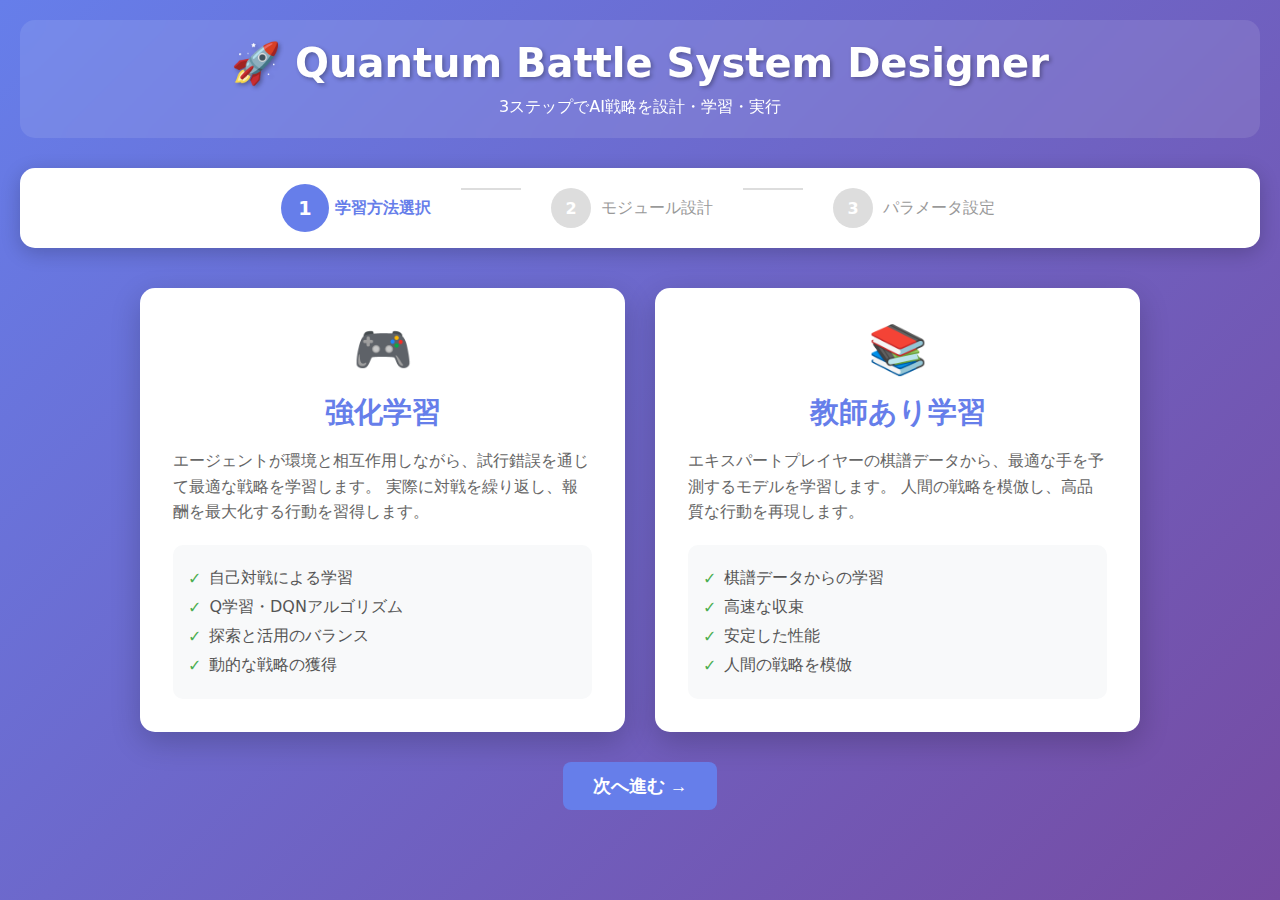
<file: quantum_battle_3step_system.html>
<!DOCTYPE html>
<html lang="ja">
<head>
    <meta charset="UTF-8">
    <meta name="viewport" content="width=device-width, initial-scale=1.0">
    <title>Quantum Battle System - 3 Step Designer</title>
    <style>
        * {
            margin: 0;
            padding: 0;
            box-sizing: border-box;
        }

        body {
            font-family: 'Segoe UI', system-ui, -apple-system, sans-serif;
            background: linear-gradient(135deg, #667eea 0%, #764ba2 100%);
            min-height: 100vh;
            padding: 20px;
            color: #333;
        }

        .container {
            max-width: 1600px;
            margin: 0 auto;
        }

        .header {
            text-align: center;
            color: white;
            margin-bottom: 30px;
            padding: 20px;
            background: rgba(255, 255, 255, 0.1);
            backdrop-filter: blur(10px);
            border-radius: 15px;
        }

        .header h1 {
            font-size: 2.5em;
            margin-bottom: 10px;
            text-shadow: 2px 2px 4px rgba(0,0,0,0.3);
        }

        /* ステップナビゲーション */
        .step-navigation {
            display: flex;
            justify-content: center;
            margin-bottom: 40px;
            background: white;
            padding: 20px;
            border-radius: 15px;
            box-shadow: 0 5px 20px rgba(0,0,0,0.2);
        }

        .step-item {
            display: flex;
            align-items: center;
            margin: 0 20px;
            cursor: pointer;
            transition: all 0.3s ease;
        }

        .step-number {
            width: 40px;
            height: 40px;
            border-radius: 50%;
            background: #ddd;
            color: white;
            display: flex;
            align-items: center;
            justify-content: center;
            font-weight: bold;
            margin-right: 10px;
            transition: all 0.3s ease;
        }

        .step-item.active .step-number {
            background: #667eea;
            transform: scale(1.2);
        }

        .step-item.completed .step-number {
            background: #4CAF50;
        }

        .step-label {
            font-weight: 500;
            color: #999;
            transition: color 0.3s ease;
        }

        .step-item.active .step-label {
            color: #667eea;
            font-weight: bold;
        }

        .step-item.completed .step-label {
            color: #4CAF50;
        }

        .step-connector {
            width: 60px;
            height: 2px;
            background: #ddd;
            margin: 0 10px;
        }

        .step-connector.completed {
            background: #4CAF50;
        }

        /* ステップコンテンツ */
        .step-content {
            display: none;
            animation: fadeIn 0.5s ease;
        }

        .step-content.active {
            display: block;
        }

        @keyframes fadeIn {
            from { opacity: 0; transform: translateY(20px); }
            to { opacity: 1; transform: translateY(0); }
        }

        /* ステップ1: 学習方法選択 */
        .learning-method-container {
            display: grid;
            grid-template-columns: repeat(2, 1fr);
            gap: 30px;
            max-width: 1000px;
            margin: 0 auto;
        }

        .method-card {
            background: white;
            border-radius: 15px;
            padding: 30px;
            box-shadow: 0 10px 30px rgba(0,0,0,0.2);
            cursor: pointer;
            transition: all 0.3s ease;
            border: 3px solid transparent;
        }

        .method-card:hover {
            transform: translateY(-5px);
            box-shadow: 0 15px 40px rgba(0,0,0,0.3);
        }

        .method-card.selected {
            border-color: #667eea;
            background: linear-gradient(135deg, #f5f7ff 0%, #e8ecff 100%);
        }

        .method-icon {
            font-size: 3em;
            margin-bottom: 15px;
            text-align: center;
        }

        .method-title {
            font-size: 1.8em;
            font-weight: bold;
            color: #667eea;
            margin-bottom: 15px;
            text-align: center;
        }

        .method-description {
            color: #666;
            line-height: 1.6;
            margin-bottom: 20px;
        }

        .method-features {
            background: #f8f9fa;
            padding: 15px;
            border-radius: 10px;
            margin-top: 15px;
        }

        .feature-item {
            display: flex;
            align-items: center;
            margin: 8px 0;
            color: #555;
        }

        .feature-icon {
            color: #4CAF50;
            margin-right: 8px;
        }

        /* ステップ2: モジュール設計 (Jupyter Notebook スタイル) */
        .module-grid {
            display: grid;
            grid-template-columns: repeat(auto-fit, minmax(450px, 1fr));
            gap: 20px;
            margin-bottom: 30px;
        }

        .module-card {
            background: white;
            border-radius: 15px;
            padding: 25px;
            box-shadow: 0 10px 30px rgba(0,0,0,0.2);
            transition: transform 0.3s ease;
        }

        .module-card:hover {
            transform: translateY(-5px);
        }

        .module-title {
            font-size: 1.4em;
            font-weight: bold;
            color: #667eea;
            margin-bottom: 15px;
            display: flex;
            align-items: center;
            gap: 10px;
        }

        .module-icon {
            font-size: 1.5em;
        }

        /* Jupyter Notebook スタイル */
        .notebook-cell {
            background: white;
            border-left: 4px solid #4CAF50;
            margin: 20px 0;
            padding: 15px;
            border-radius: 5px;
            box-shadow: 0 2px 5px rgba(0,0,0,0.1);
        }

        .cell-number {
            color: #888;
            font-family: monospace;
            margin-bottom: 10px;
        }

        .run-button {
            background: #4CAF50;
            color: white;
            border: none;
            padding: 10px 20px;
            border-radius: 5px;
            cursor: pointer;
            font-size: 1em;
            margin-top: 15px;
            transition: background 0.3s ease;
        }

        .run-button:hover {
            background: #45a049;
        }

        .output-area {
            background: #f5f5f5;
            padding: 15px;
            border-radius: 5px;
            margin-top: 15px;
            font-family: monospace;
            white-space: pre-wrap;
            display: none;
        }

        .module-selector {
            margin-top: 15px;
        }

        .selector-title {
            font-weight: 500;
            color: #666;
            margin-bottom: 10px;
        }

        .quantum-config {
            margin: 15px 0;
        }

        .config-item {
            margin: 15px 0;
        }

        .config-label {
            display: block;
            margin-bottom: 8px;
            color: #555;
            font-weight: 500;
        }

        /* ステップ3: ハイパーパラメータ設定 */
        .hyperparameter-container {
            background: white;
            border-radius: 15px;
            padding: 30px;
            box-shadow: 0 10px 30px rgba(0,0,0,0.2);
        }

        .param-section {
            margin-bottom: 30px;
            padding: 20px;
            background: #f8f9fa;
            border-radius: 10px;
        }

        .param-section-title {
            font-size: 1.3em;
            font-weight: bold;
            color: #667eea;
            margin-bottom: 20px;
            display: flex;
            align-items: center;
            gap: 10px;
        }

        .param-grid {
            display: grid;
            grid-template-columns: repeat(auto-fit, minmax(300px, 1fr));
            gap: 20px;
        }

        .param-item {
            display: flex;
            flex-direction: column;
        }

        .param-label {
            font-weight: 500;
            color: #555;
            margin-bottom: 8px;
            display: flex;
            align-items: center;
            gap: 5px;
        }

        .param-input {
            padding: 10px;
            border: 2px solid #e0e0e0;
            border-radius: 8px;
            font-size: 1em;
            transition: border-color 0.3s ease;
        }

        .param-input:focus {
            outline: none;
            border-color: #667eea;
        }

        .slider-container {
            display: flex;
            align-items: center;
            gap: 15px;
        }

        .slider {
            flex: 1;
            -webkit-appearance: none;
            height: 8px;
            border-radius: 5px;
            background: #e0e0e0;
            outline: none;
        }

        .slider::-webkit-slider-thumb {
            -webkit-appearance: none;
            appearance: none;
            width: 20px;
            height: 20px;
            border-radius: 50%;
            background: #667eea;
            cursor: pointer;
        }

        .value-display {
            min-width: 60px;
            text-align: center;
            background: #667eea;
            color: white;
            padding: 5px 10px;
            border-radius: 5px;
            font-weight: bold;
        }

        /* ボタン */
        .button-container {
            display: flex;
            justify-content: center;
            gap: 20px;
            margin-top: 30px;
        }

        .btn {
            padding: 12px 30px;
            border-radius: 8px;
            font-size: 1.1em;
            font-weight: bold;
            cursor: pointer;
            transition: all 0.3s ease;
            border: none;
        }

        .btn-primary {
            background: #667eea;
            color: white;
        }

        .btn-primary:hover {
            background: #5a67d8;
            transform: translateY(-2px);
        }

        .btn-secondary {
            background: #e0e0e0;
            color: #666;
        }

        .btn-secondary:hover {
            background: #d0d0d0;
        }

        .btn-success {
            background: #4CAF50;
            color: white;
        }

        .btn-success:hover {
            background: #45a049;
        }

        /* コード出力 */
        .code-output {
            background: #1e1e1e;
            color: #d4d4d4;
            padding: 25px;
            border-radius: 10px;
            margin-top: 30px;
            font-family: 'Consolas', 'Monaco', monospace;
            overflow-x: auto;
            box-shadow: 0 5px 20px rgba(0,0,0,0.3);
        }

        .code-header {
            display: flex;
            justify-content: space-between;
            align-items: center;
            margin-bottom: 15px;
            padding-bottom: 10px;
            border-bottom: 1px solid #444;
        }

        .code-title {
            color: #4CAF50;
            font-weight: bold;
        }

        .copy-button {
            background: #4CAF50;
            color: white;
            border: none;
            padding: 8px 15px;
            border-radius: 5px;
            cursor: pointer;
        }

        /* モジュール選択ボタン */
        .option-grid {
            display: grid;
            grid-template-columns: repeat(2, 1fr);
            gap: 10px;
            margin-top: 15px;
        }

        .option-button {
            padding: 12px;
            background: #f0f0f0;
            border: 2px solid #e0e0e0;
            border-radius: 8px;
            cursor: pointer;
            transition: all 0.3s ease;
            text-align: center;
        }

        .option-button:hover {
            background: #e8ecff;
            border-color: #667eea;
        }

        .option-button.selected {
            background: #667eea;
            color: white;
            border-color: #5a67d8;
        }

        /* 配置ボード */
        .placement-board {
            display: grid;
            grid-template-columns: repeat(6, 50px);
            grid-template-rows: repeat(6, 50px);
            gap: 2px;
            margin: 20px auto;
            background: #444;
            padding: 10px;
            border-radius: 10px;
            width: fit-content;
        }

        .board-cell {
            background: #f0f0f0;
            border: 1px solid #ccc;
            display: flex;
            align-items: center;
            justify-content: center;
            font-size: 1.5em;
            cursor: pointer;
            transition: all 0.2s ease;
        }

        .board-cell:hover {
            background: #e0e0e0;
        }

        .board-cell.good { background: #a5d6a7; }
        .board-cell.king-good { background: #4CAF50; }
        .board-cell.bad { background: #ef9a9a; }
        .board-cell.king-bad { background: #f44336; }
    </style>
</head>
<body>
    <div class="container">
        <div class="header">
            <h1>🚀 Quantum Battle System Designer</h1>
            <p>3ステップでAI戦略を設計・学習・実行</p>
        </div>

        <!-- ステップナビゲーション -->
        <div class="step-navigation">
            <div class="step-item active" id="nav-step1" onclick="goToStep(1)">
                <div class="step-number">1</div>
                <div class="step-label">学習方法選択</div>
            </div>
            <div class="step-connector" id="connector1"></div>
            <div class="step-item" id="nav-step2" onclick="goToStep(2)">
                <div class="step-number">2</div>
                <div class="step-label">モジュール設計</div>
            </div>
            <div class="step-connector" id="connector2"></div>
            <div class="step-item" id="nav-step3" onclick="goToStep(3)">
                <div class="step-number">3</div>
                <div class="step-label">パラメータ設定</div>
            </div>
        </div>

        <!-- ステップ1: 学習方法選択 -->
        <div class="step-content active" id="step1">
            <div class="learning-method-container">
                <div class="method-card" id="rl-card" onclick="selectLearningMethod('reinforcement')">
                    <div class="method-icon">🎮</div>
                    <div class="method-title">強化学習</div>
                    <div class="method-description">
                        エージェントが環境と相互作用しながら、試行錯誤を通じて最適な戦略を学習します。
                        実際に対戦を繰り返し、報酬を最大化する行動を習得します。
                    </div>
                    <div class="method-features">
                        <div class="feature-item">
                            <span class="feature-icon">✓</span>
                            自己対戦による学習
                        </div>
                        <div class="feature-item">
                            <span class="feature-icon">✓</span>
                            Q学習・DQNアルゴリズム
                        </div>
                        <div class="feature-item">
                            <span class="feature-icon">✓</span>
                            探索と活用のバランス
                        </div>
                        <div class="feature-item">
                            <span class="feature-icon">✓</span>
                            動的な戦略の獲得
                        </div>
                    </div>
                </div>

                <div class="method-card" id="sl-card" onclick="selectLearningMethod('supervised')">
                    <div class="method-icon">📚</div>
                    <div class="method-title">教師あり学習</div>
                    <div class="method-description">
                        エキスパートプレイヤーの棋譜データから、最適な手を予測するモデルを学習します。
                        人間の戦略を模倣し、高品質な行動を再現します。
                    </div>
                    <div class="method-features">
                        <div class="feature-item">
                            <span class="feature-icon">✓</span>
                            棋譜データからの学習
                        </div>
                        <div class="feature-item">
                            <span class="feature-icon">✓</span>
                            高速な収束
                        </div>
                        <div class="feature-item">
                            <span class="feature-icon">✓</span>
                            安定した性能
                        </div>
                        <div class="feature-item">
                            <span class="feature-icon">✓</span>
                            人間の戦略を模倣
                        </div>
                    </div>
                </div>
            </div>

            <div class="button-container">
                <button class="btn btn-primary" onclick="proceedToStep2()">次へ進む →</button>
            </div>
        </div>

        <!-- ステップ2: モジュール設計 (Jupyter Notebook Style) -->
        <div class="step-content" id="step2">
            <div class="module-grid">
                <!-- モジュール1: 初期配置 -->
                <div class="module-card">
                    <div class="module-title">
                        <span class="module-icon">♟️</span>
                        モジュール1: 初期配置戦略
                    </div>
                    
                    <div class="notebook-cell">
                        <div class="cell-number">In [1]:</div>
                        <p>駒の初期配置を設定します。クリックして配置を変更できます。</p>
                        
                        <div class="placement-board" id="placementBoard"></div>
                        
                        <div class="module-selector">
                            <div class="selector-title">配置テンプレート：</div>
                            <div class="option-grid">
                                <div class="option-button selected" onclick="selectModule('placement', 'standard', event)">
                                    🎯 標準配置
                                </div>
                                <div class="option-button" onclick="selectModule('placement', 'aggressive', event)">
                                    ⚔️ 攻撃配置
                                </div>
                                <div class="option-button" onclick="selectModule('placement', 'defensive', event)">
                                    🛡️ 防御配置
                                </div>
                                <div class="option-button" onclick="selectModule('placement', 'custom', event)">
                                    ✏️ カスタム
                                </div>
                            </div>
                        </div>
                        
                        <button class="run-button" onclick="runPlacement()">▶ 配置を実行</button>
                        <div class="output-area" id="placementOutput"></div>
                    </div>
                </div>

                <!-- モジュール2: 敵駒推定 -->
                <div class="module-card">
                    <div class="module-title">
                        <span class="module-icon">🔬</span>
                        モジュール2: 敵駒推定（CQCNN）
                    </div>
                    
                    <div class="notebook-cell">
                        <div class="cell-number">In [2]:</div>
                        <div class="quantum-config">
                            <div class="config-item">
                                <label class="config-label">🔢 量子ビット数（n_qubits）:</label>
                                <div class="slider-container">
                                    <input type="range" class="slider" id="qubitsSlider" min="4" max="12" value="8" 
                                           oninput="updateSliderValue('qubits', this.value)">
                                    <div class="value-display" id="qubitsValue">8</div>
                                </div>
                            </div>
                            
                            <div class="config-item">
                                <label class="config-label">📚 レイヤー数（n_layers）:</label>
                                <div class="slider-container">
                                    <input type="range" class="slider" id="layersSlider" min="1" max="5" value="3" 
                                           oninput="updateSliderValue('layers', this.value)">
                                    <div class="value-display" id="layersValue">3</div>
                                </div>
                            </div>
                            
                            <div class="module-selector">
                                <div class="selector-title">エンベディング方式：</div>
                                <div class="option-grid">
                                    <div class="option-button selected" onclick="selectModule('embedding', 'angle', event)">
                                        📐 Angle
                                    </div>
                                    <div class="option-button" onclick="selectModule('embedding', 'amplitude', event)">
                                        📊 Amplitude
                                    </div>
                                </div>
                            </div>
                            
                            <div class="module-selector" style="margin-top: 15px;">
                                <div class="selector-title">エンタングルメント構造：</div>
                                <div class="option-grid">
                                    <div class="option-button selected" onclick="selectModule('entanglement', 'linear', event)">
                                        Linear
                                    </div>
                                    <div class="option-button" onclick="selectModule('entanglement', 'full', event)">
                                        Full
                                    </div>
                                </div>
                            </div>
                        </div>
                        
                        <button class="run-button" onclick="runQuantumConfig()">▶ 量子回路を構築</button>
                        <div class="output-area" id="quantumOutput"></div>
                    </div>
                </div>

                <!-- モジュール3: 報酬関数 -->
                <div class="module-card">
                    <div class="module-title">
                        <span class="module-icon">💰</span>
                        モジュール3: 報酬関数
                    </div>
                    
                    <div class="notebook-cell">
                        <div class="cell-number">In [3]:</div>
                        <div class="module-selector">
                            <div class="selector-title">報酬戦略を選択：</div>
                            <div class="option-grid">
                                <div class="option-button selected" onclick="selectModule('reward', 'balanced', event)">
                                    ⚖️ バランス型
                                </div>
                                <div class="option-button" onclick="selectModule('reward', 'aggressive', event)">
                                    🗡️ 攻撃重視
                                </div>
                                <div class="option-button" onclick="selectModule('reward', 'defensive', event)">
                                    🛡️ 防御重視
                                </div>
                                <div class="option-button" onclick="selectModule('reward', 'escape', event)">
                                    🏃 脱出重視
                                </div>
                            </div>
                        </div>
                        
                        <button class="run-button" onclick="runReward()">▶ 報酬関数を設定</button>
                        <div class="output-area" id="rewardOutput"></div>
                    </div>
                </div>

                <!-- モジュール4: Q値マップ -->
                <div class="module-card">
                    <div class="module-title">
                        <span class="module-icon">🗺️</span>
                        モジュール4: Q値マップ
                    </div>
                    
                    <div class="notebook-cell">
                        <div class="cell-number">In [4]:</div>
                        <div class="module-selector">
                            <div class="selector-title">Q値計算方法：</div>
                            <div class="option-grid">
                                <div class="option-button selected" onclick="selectModule('qmap', 'dqn', event)">
                                    🧠 DQN
                                </div>
                                <div class="option-button" onclick="selectModule('qmap', 'sarsa', event)">
                                    📈 SARSA
                                </div>
                                <div class="option-button" onclick="selectModule('qmap', 'montecarlo', event)">
                                    🎲 モンテカルロ
                                </div>
                                <div class="option-button" onclick="selectModule('qmap', 'tabular', event)">
                                    📊 テーブル型
                                </div>
                            </div>
                        </div>
                        
                        <button class="run-button" onclick="runQMap()">▶ Q値マップを生成</button>
                        <div class="output-area" id="qmapOutput"></div>
                    </div>
                </div>

                <!-- モジュール5: 行動選択 -->
                <div class="module-card">
                    <div class="module-title">
                        <span class="module-icon">🎯</span>
                        モジュール5: 行動選択
                    </div>
                    
                    <div class="notebook-cell">
                        <div class="cell-number">In [5]:</div>
                        <div class="module-selector">
                            <div class="selector-title">行動選択戦略：</div>
                            <div class="option-grid">
                                <div class="option-button selected" onclick="selectModule('action', 'epsilon', event)">
                                    🎰 ε-greedy
                                </div>
                                <div class="option-button" onclick="selectModule('action', 'boltzmann', event)">
                                    🌡️ ボルツマン
                                </div>
                                <div class="option-button" onclick="selectModule('action', 'ucb', event)">
                                    📊 UCB
                                </div>
                                <div class="option-button" onclick="selectModule('action', 'thompson', event)">
                                    🎲 トンプソン
                                </div>
                            </div>
                        </div>
                        
                        <button class="run-button" onclick="runAction()">▶ 行動選択戦略を設定</button>
                        <div class="output-area" id="actionOutput"></div>
                    </div>
                </div>
            </div>

            <div class="button-container">
                <button class="btn btn-secondary" onclick="goToStep(1)">← 戻る</button>
                <button class="btn btn-primary" onclick="proceedToStep3()">次へ進む →</button>
            </div>
        </div>

        <!-- ステップ3: ハイパーパラメータ設定 -->
        <div class="step-content" id="step3">
            <div class="hyperparameter-container">
                <!-- 学習設定 -->
                <div class="param-section">
                    <div class="param-section-title">
                        <span>⚙️</span>
                        学習設定
                    </div>
                    <div class="param-grid">
                        <div class="param-item">
                            <label class="param-label">
                                <span>📊</span> 学習率 (Learning Rate)
                            </label>
                            <div class="slider-container">
                                <input type="range" class="slider" min="-4" max="-1" value="-3" step="0.1"
                                       oninput="updateLearningRate(this.value)">
                                <div class="value-display" id="lrValue">0.001</div>
                            </div>
                        </div>
                        <div class="param-item">
                            <label class="param-label">
                                <span>📦</span> バッチサイズ
                            </label>
                            <select class="param-input" id="batchSize">
                                <option value="16">16</option>
                                <option value="32" selected>32</option>
                                <option value="64">64</option>
                                <option value="128">128</option>
                                <option value="256">256</option>
                            </select>
                        </div>
                        <div class="param-item">
                            <label class="param-label">
                                <span>🔄</span> エポック数
                            </label>
                            <input type="number" class="param-input" id="epochs" value="100" min="10" max="1000">
                        </div>
                        <div class="param-item">
                            <label class="param-label">
                                <span>🎯</span> 検証データ割合
                            </label>
                            <div class="slider-container">
                                <input type="range" class="slider" min="0.1" max="0.4" value="0.2" step="0.05"
                                       oninput="updateSliderValue('validation', this.value)">
                                <div class="value-display" id="validationValue">0.2</div>
                            </div>
                        </div>
                    </div>
                </div>

                <!-- 強化学習固有のパラメータ -->
                <div class="param-section" id="rlParams">
                    <div class="param-section-title">
                        <span>🎮</span>
                        強化学習パラメータ
                    </div>
                    <div class="param-grid">
                        <div class="param-item">
                            <label class="param-label">
                                <span>🎰</span> ε (Epsilon)
                            </label>
                            <div class="slider-container">
                                <input type="range" class="slider" min="0" max="1" value="0.1" step="0.01"
                                       oninput="updateSliderValue('epsilon', this.value)">
                                <div class="value-display" id="epsilonValue">0.1</div>
                            </div>
                        </div>
                        <div class="param-item">
                            <label class="param-label">
                                <span>📉</span> ε減衰率
                            </label>
                            <div class="slider-container">
                                <input type="range" class="slider" min="0.99" max="1" value="0.995" step="0.001"
                                       oninput="updateSliderValue('epsilonDecay', this.value)">
                                <div class="value-display" id="epsilonDecayValue">0.995</div>
                            </div>
                        </div>
                        <div class="param-item">
                            <label class="param-label">
                                <span>💾</span> リプレイバッファサイズ
                            </label>
                            <select class="param-input" id="replayBuffer">
                                <option value="1000">1,000</option>
                                <option value="5000">5,000</option>
                                <option value="10000" selected>10,000</option>
                                <option value="50000">50,000</option>
                            </select>
                        </div>
                        <div class="param-item">
                            <label class="param-label">
                                <span>🎯</span> 割引率 (γ)
                            </label>
                            <div class="slider-container">
                                <input type="range" class="slider" min="0.9" max="1" value="0.99" step="0.01"
                                       oninput="updateSliderValue('gamma', this.value)">
                                <div class="value-display" id="gammaValue">0.99</div>
                            </div>
                        </div>
                    </div>
                </div>

                <!-- 教師あり学習固有のパラメータ -->
                <div class="param-section" id="slParams" style="display: none;">
                    <div class="param-section-title">
                        <span>📚</span>
                        教師あり学習パラメータ
                    </div>
                    <div class="param-grid">
                        <div class="param-item">
                            <label class="param-label">
                                <span>📂</span> データセットパス
                            </label>
                            <input type="text" class="param-input" placeholder="path/to/dataset.csv" id="datasetPath">
                        </div>
                        <div class="param-item">
                            <label class="param-label">
                                <span>🔀</span> データ拡張
                            </label>
                            <select class="param-input" id="augmentation">
                                <option value="none">なし</option>
                                <option value="rotation">回転</option>
                                <option value="flip">反転</option>
                                <option value="all" selected>すべて</option>
                            </select>
                        </div>
                        <div class="param-item">
                            <label class="param-label">
                                <span>⚖️</span> クラス重み付け
                            </label>
                            <select class="param-input" id="classWeight">
                                <option value="none">なし</option>
                                <option value="balanced" selected>バランス</option>
                                <option value="custom">カスタム</option>
                            </select>
                        </div>
                        <div class="param-item">
                            <label class="param-label">
                                <span>📊</span> 損失関数
                            </label>
                            <select class="param-input" id="lossFunction">
                                <option value="cross_entropy" selected>クロスエントロピー</option>
                                <option value="mse">MSE</option>
                                <option value="focal">Focal Loss</option>
                            </select>
                        </div>
                    </div>
                </div>

                <!-- 最適化設定 -->
                <div class="param-section">
                    <div class="param-section-title">
                        <span>🚀</span>
                        最適化設定
                    </div>
                    <div class="param-grid">
                        <div class="param-item">
                            <label class="param-label">
                                <span>⚡</span> オプティマイザ
                            </label>
                            <select class="param-input" id="optimizer">
                                <option value="adam" selected>Adam</option>
                                <option value="sgd">SGD</option>
                                <option value="rmsprop">RMSprop</option>
                                <option value="adamw">AdamW</option>
                            </select>
                        </div>
                        <div class="param-item">
                            <label class="param-label">
                                <span>📈</span> 学習率スケジューラ
                            </label>
                            <select class="param-input" id="scheduler">
                                <option value="none">なし</option>
                                <option value="step">Step</option>
                                <option value="cosine" selected>Cosine</option>
                                <option value="exponential">Exponential</option>
                            </select>
                        </div>
                        <div class="param-item">
                            <label class="param-label">
                                <span>💧</span> Dropout率
                            </label>
                            <div class="slider-container">
                                <input type="range" class="slider" min="0" max="0.5" value="0.2" step="0.05"
                                       oninput="updateSliderValue('dropout', this.value)">
                                <div class="value-display" id="dropoutValue">0.2</div>
                            </div>
                        </div>
                        <div class="param-item">
                            <label class="param-label">
                                <span>🔒</span> L2正則化
                            </label>
                            <div class="slider-container">
                                <input type="range" class="slider" min="-5" max="-2" value="-4" step="0.5"
                                       oninput="updateL2Reg(this.value)">
                                <div class="value-display" id="l2Value">0.0001</div>
                            </div>
                        </div>
                    </div>
                </div>

                <div class="button-container">
                    <button class="btn btn-secondary" onclick="goToStep(2)">← 戻る</button>
                    <button class="btn btn-success" onclick="generateCode()">コード生成 🚀</button>
                </div>
            </div>

            <!-- コード出力エリア -->
            <div class="code-output" id="codeOutput" style="display: none;">
                <div class="code-header">
                    <div class="code-title">📝 Generated Python Code</div>
                    <button class="copy-button" onclick="copyCode()">📋 コピー</button>
                </div>
                <pre id="generatedCode"></pre>
            </div>
        </div>
    </div>

    <script>
        // 設定管理
        const config = {
            learningMethod: '',
            placement: 'standard',
            qubits: 8,
            layers: 3,
            embedding: 'angle',
            entanglement: 'linear',
            reward: 'balanced',
            qmap: 'dqn',
            action: 'epsilon',
            board: Array(6).fill().map(() => Array(6).fill(0))
        };

        const hyperparams = {
            learningRate: 0.001,
            batchSize: 32,
            epochs: 100,
            validation: 0.2,
            epsilon: 0.1,
            epsilonDecay: 0.995,
            replayBuffer: 10000,
            gamma: 0.99,
            dropout: 0.2,
            l2Reg: 0.0001,
            optimizer: 'adam',
            scheduler: 'cosine'
        };

        // 初期化
        window.onload = () => {
            initializeBoard();
        };

        // ボード初期化
        function initializeBoard() {
            const board = document.getElementById('placementBoard');
            if (!board) return;
            
            board.innerHTML = '';
            const standardLayout = [
                [1, 1, 0, 0, -1, -1],
                [1, 0, 0, 0, 0, -1],
                [0, 0, 0, 0, 0, 0],
                [0, 0, 0, 0, 0, 0],
                [2, 0, 0, 0, 0, -2],
                [1, 1, 0, 0, -1, -1]
            ];
            
            for (let i = 0; i < 6; i++) {
                for (let j = 0; j < 6; j++) {
                    const cell = document.createElement('div');
                    cell.className = 'board-cell';
                    cell.dataset.row = i;
                    cell.dataset.col = j;
                    
                    const value = standardLayout[i][j];
                    if (value === 1) {
                        cell.classList.add('good');
                        cell.textContent = '○';
                    } else if (value === 2) {
                        cell.classList.add('king-good');
                        cell.textContent = '◎';
                    } else if (value === -1) {
                        cell.classList.add('bad');
                        cell.textContent = '●';
                    } else if (value === -2) {
                        cell.classList.add('king-bad');
                        cell.textContent = '◉';
                    }
                    
                    config.board[i][j] = value;
                    cell.onclick = () => togglePiece(i, j);
                    board.appendChild(cell);
                }
            }
        }

        // モジュール実行関数（Jupyter Notebook スタイル）
        function runPlacement() {
            const output = document.getElementById('placementOutput');
            output.style.display = 'block';
            let goodCount = 0, badCount = 0;
            for (let row of config.board) {
                for (let val of row) {
                    if (val > 0) goodCount++;
                    if (val < 0) badCount++;
                }
            }
            output.textContent = `✅ 初期配置設定完了
配置タイプ: ${config.placement}
善玉の位置: ${goodCount}個
悪玉の位置: ${badCount}個`;
        }

        function runQuantumConfig() {
            const output = document.getElementById('quantumOutput');
            output.style.display = 'block';
            output.textContent = `✅ 量子回路構築完了
量子ビット数: ${config.qubits}
レイヤー数: ${config.layers}
エンベディング: ${config.embedding}
エンタングルメント: ${config.entanglement}
総パラメータ数: ${config.qubits * config.layers * 3}`;
        }

        function runReward() {
            const output = document.getElementById('rewardOutput');
            output.style.display = 'block';
            const rewards = {
                balanced: '捕獲: +10, 脱出: +50, 被捕獲: -10',
                aggressive: '捕獲: +20, 脱出: +30, 被捕獲: -5',
                defensive: '捕獲: +5, 脱出: +40, 被捕獲: -20',
                escape: '捕獲: +5, 脱出: +100, 被捕獲: -10'
            };
            output.textContent = `✅ 報酬関数設定完了
戦略: ${config.reward}
${rewards[config.reward]}`;
        }

        function runQMap() {
            const output = document.getElementById('qmapOutput');
            output.style.display = 'block';
            output.textContent = `✅ Q値マップ生成完了
方法: ${config.qmap}
状態空間: 6x6x4 = 144次元
行動空間: 4方向`;
        }

        function runAction() {
            const output = document.getElementById('actionOutput');
            output.style.display = 'block';
            const strategies = {
                epsilon: 'ε=0.1で10%の確率でランダム探索',
                boltzmann: '温度τ=1.0でソフトマックス選択',
                ucb: '信頼区間による楽観的探索',
                thompson: 'ベイズ的確率分布からサンプリング'
            };
            output.textContent = `✅ 行動選択戦略設定完了
戦略: ${config.action}
${strategies[config.action]}`;
        }

        // ピース切り替え
        function togglePiece(row, col) {
            if (config.placement !== 'custom') {
                alert('カスタムモードを選択してください');
                return;
            }
            
            const cell = document.querySelector(`[data-row="${row}"][data-col="${col}"]`);
            const current = config.board[row][col];
            const next = current === 0 ? 1 : current === 1 ? 2 : current === 2 ? -1 : current === -1 ? -2 : 0;
            
            config.board[row][col] = next;
            
            // クラスとテキストを更新
            cell.className = 'board-cell';
            if (next === 1) {
                cell.classList.add('good');
                cell.textContent = '○';
            } else if (next === 2) {
                cell.classList.add('king-good');
                cell.textContent = '◎';
            } else if (next === -1) {
                cell.classList.add('bad');
                cell.textContent = '●';
            } else if (next === -2) {
                cell.classList.add('king-bad');
                cell.textContent = '◉';
            } else {
                cell.textContent = '';
            }
        }

        // 学習方法選択
        function selectLearningMethod(method) {
            config.learningMethod = method;
            
            document.querySelectorAll('.method-card').forEach(card => {
                card.classList.remove('selected');
            });
            
            if (method === 'reinforcement') {
                document.getElementById('rl-card').classList.add('selected');
            } else {
                document.getElementById('sl-card').classList.add('selected');
            }
        }

        // ステップ2へ進む
        function proceedToStep2() {
            if (!config.learningMethod) {
                alert('学習方法を選択してください');
                return;
            }
            goToStep(2);
        }

        // ステップ3へ進む
        function proceedToStep3() {
            goToStep(3);
            
            // 学習方法に応じてパラメータセクションを表示/非表示
            if (config.learningMethod === 'reinforcement') {
                document.getElementById('rlParams').style.display = 'block';
                document.getElementById('slParams').style.display = 'none';
            } else {
                document.getElementById('rlParams').style.display = 'none';
                document.getElementById('slParams').style.display = 'block';
            }
        }

        // ステップ遷移
        function goToStep(stepNum) {
            // すべてのステップを非表示
            document.querySelectorAll('.step-content').forEach(content => {
                content.classList.remove('active');
            });
            
            // 指定されたステップを表示
            document.getElementById(`step${stepNum}`).classList.add('active');
            
            // ナビゲーション更新
            for (let i = 1; i <= 3; i++) {
                const navItem = document.getElementById(`nav-step${i}`);
                if (i < stepNum) {
                    navItem.classList.add('completed');
                    navItem.classList.remove('active');
                } else if (i === stepNum) {
                    navItem.classList.add('active');
                    navItem.classList.remove('completed');
                } else {
                    navItem.classList.remove('active', 'completed');
                }
            }
            
            // コネクタ更新
            if (stepNum > 1) {
                document.getElementById('connector1').classList.add('completed');
            } else {
                document.getElementById('connector1').classList.remove('completed');
            }
            
            if (stepNum > 2) {
                document.getElementById('connector2').classList.add('completed');
            } else {
                document.getElementById('connector2').classList.remove('completed');
            }
        }

        // モジュール選択
        function selectModule(type, value, event) {
            config[type] = value;
            
            // ボタンの選択状態を更新
            const container = event.target.parentElement;
            container.querySelectorAll('.option-button').forEach(btn => {
                btn.classList.remove('selected');
            });
            event.target.classList.add('selected');
            
            // 配置タイプが変更された場合、ボードを更新
            if (type === 'placement') {
                updateBoardLayout(value);
            }
        }
        
        // ボードレイアウト更新
        function updateBoardLayout(layoutType) {
            const layouts = {
                standard: [
                    [1, 1, 0, 0, -1, -1],
                    [1, 0, 0, 0, 0, -1],
                    [0, 0, 0, 0, 0, 0],
                    [0, 0, 0, 0, 0, 0],
                    [2, 0, 0, 0, 0, -2],
                    [1, 1, 0, 0, -1, -1]
                ],
                aggressive: [
                    [1, 1, 1, 0, -1, -1],
                    [1, 2, 0, 0, -2, -1],
                    [1, 0, 0, 0, 0, -1],
                    [0, 0, 0, 0, 0, 0],
                    [0, 0, 0, 0, 0, 0],
                    [0, 0, 0, -1, -1, -1]
                ],
                defensive: [
                    [0, 0, 0, 0, 0, 0],
                    [1, 1, 0, 0, -1, -1],
                    [1, 0, 0, 0, 0, -1],
                    [2, 0, 0, 0, 0, -2],
                    [1, 0, 0, 0, 0, -1],
                    [1, 1, 0, 0, -1, -1]
                ],
                custom: config.board
            };
            
            if (layoutType !== 'custom') {
                const layout = layouts[layoutType];
                const board = document.getElementById('placementBoard');
                const cells = board.querySelectorAll('.board-cell');
                
                cells.forEach((cell, index) => {
                    const row = Math.floor(index / 6);
                    const col = index % 6;
                    const value = layout[row][col];
                    
                    config.board[row][col] = value;
                    
                    // クラスとテキストを更新
                    cell.className = 'board-cell';
                    if (value === 1) {
                        cell.classList.add('good');
                        cell.textContent = '○';
                    } else if (value === 2) {
                        cell.classList.add('king-good');
                        cell.textContent = '◎';
                    } else if (value === -1) {
                        cell.classList.add('bad');
                        cell.textContent = '●';
                    } else if (value === -2) {
                        cell.classList.add('king-bad');
                        cell.textContent = '◉';
                    } else {
                        cell.textContent = '';
                    }
                });
            }
        }

        // スライダー値更新
        function updateSliderValue(param, value) {
            document.getElementById(`${param}Value`).textContent = value;
            if (param === 'qubits' || param === 'layers') {
                config[param] = parseInt(value);
            } else {
                hyperparams[param] = parseFloat(value);
            }
        }

        // 学習率更新（対数スケール）
        function updateLearningRate(value) {
            const lr = Math.pow(10, parseFloat(value));
            hyperparams.learningRate = lr;
            document.getElementById('lrValue').textContent = lr.toFixed(4);
        }

        // L2正則化更新（対数スケール）
        function updateL2Reg(value) {
            const l2 = Math.pow(10, parseFloat(value));
            hyperparams.l2Reg = l2;
            document.getElementById('l2Value').textContent = l2.toFixed(5);
        }

        // コード生成
        function generateCode() {
            const code = `# ============================================
# Quantum Battle System - Auto-Generated Code
# ============================================
# 学習方法: ${config.learningMethod === 'reinforcement' ? '強化学習' : '教師あり学習'}
# 生成日時: ${new Date().toLocaleString('ja-JP')}

import numpy as np
import torch
import torch.nn as nn
import torch.optim as optim
from quantum_battle_system import QuantumBattleSystem

# ===== システム初期化 =====
system = QuantumBattleSystem()

# ===== 学習方法の設定 =====
learning_config = {
    'method': '${config.learningMethod}',
    'algorithm': '${config.learningMethod === 'reinforcement' ? config.qmap : 'supervised'}',
}

# ===== モジュール設定 =====
module_config = {
    # モジュール1: 初期配置
    'placement': {
        'type': '${config.placement}',
        'board': np.array([
${config.board.map(row => '            ' + JSON.stringify(row)).join(',\n')}
        ])
    },
    
    # モジュール2: 敵駒推定（CQCNN）
    'quantum': {
        'n_qubits': ${config.qubits},
        'n_layers': ${config.layers},
        'embedding_type': '${config.embedding}',
        'entanglement': '${config.entanglement}',
        'total_params': ${config.qubits * config.layers * 3}
    },
    
    # モジュール3: 報酬関数
    'reward': {
        'strategy': '${config.reward}',
        'capture_reward': ${config.reward === 'aggressive' ? 20 : config.reward === 'defensive' ? 5 : 10},
        'escape_reward': ${config.reward === 'escape' ? 100 : config.reward === 'defensive' ? 40 : 50},
        'captured_penalty': ${config.reward === 'defensive' ? -20 : -10}
    },
    
    # モジュール4: Q値計算
    'qmap': {
        'method': '${config.qmap}',
        'state_dim': 144,  # 6x6x4
        'action_dim': 4     # 4方向
    },
    
    # モジュール5: 行動選択
    'action': {
        'strategy': '${config.action}',
        'epsilon': ${config.action === 'epsilon' ? hyperparams.epsilon : 'None'},
        'temperature': ${config.action === 'boltzmann' ? '1.0' : 'None'}
    }
}

# ===== ハイパーパラメータ =====
hyperparameters = {
    # 基本学習設定
    'learning_rate': ${hyperparams.learningRate},
    'batch_size': ${document.getElementById('batchSize').value},
    'epochs': ${document.getElementById('epochs').value},
    'validation_split': ${hyperparams.validation},
    
    # 最適化設定
    'optimizer': '${document.getElementById('optimizer').value}',
    'scheduler': '${document.getElementById('scheduler').value}',
    'dropout_rate': ${hyperparams.dropout},
    'l2_regularization': ${hyperparams.l2Reg},
    ${config.learningMethod === 'reinforcement' ? `
    # 強化学習パラメータ
    'epsilon': ${hyperparams.epsilon},
    'epsilon_decay': ${hyperparams.epsilonDecay},
    'epsilon_min': 0.01,
    'gamma': ${hyperparams.gamma},
    'replay_buffer_size': ${document.getElementById('replayBuffer').value},
    'target_update_freq': 100,` : `
    # 教師あり学習パラメータ
    'dataset_path': '${document.getElementById('datasetPath').value || 'path/to/dataset.csv'}',
    'augmentation': '${document.getElementById('augmentation').value}',
    'class_weight': '${document.getElementById('classWeight').value}',
    'loss_function': '${document.getElementById('lossFunction').value}',`}
}

# ===== モデル構築 =====
class QuantumBattleAI(nn.Module):
    def __init__(self, config):
        super().__init__()
        self.config = config
        
        # CQCNNエンコーダ
        self.quantum_encoder = self._build_quantum_encoder()
        
        # 古典的デコーダ
        self.classical_decoder = nn.Sequential(
            nn.Linear(config['quantum']['n_qubits'], 128),
            nn.ReLU(),
            nn.Dropout(hyperparameters['dropout_rate']),
            nn.Linear(128, 64),
            nn.ReLU(),
            nn.Dropout(hyperparameters['dropout_rate']),
            nn.Linear(64, 4)  # 4方向の行動
        )
    
    def _build_quantum_encoder(self):
        # 量子回路の構築
        from pennylane import numpy as qnp
        import pennylane as qml
        
        n_qubits = self.config['quantum']['n_qubits']
        n_layers = self.config['quantum']['n_layers']
        
        dev = qml.device('default.qubit', wires=n_qubits)
        
        @qml.qnode(dev)
        def quantum_circuit(inputs, weights):
            # データエンコーディング
            for i in range(n_qubits):
                if self.config['quantum']['embedding_type'] == 'angle':
                    qml.RY(inputs[i], wires=i)
                else:
                    qml.RX(inputs[i], wires=i)
            
            # パラメータ化量子回路
            for l in range(n_layers):
                # 回転層
                for i in range(n_qubits):
                    qml.RY(weights[l][i][0], wires=i)
                    qml.RZ(weights[l][i][1], wires=i)
                
                # エンタングルメント層
                if self.config['quantum']['entanglement'] == 'linear':
                    for i in range(n_qubits - 1):
                        qml.CNOT(wires=[i, i+1])
                elif self.config['quantum']['entanglement'] == 'full':
                    for i in range(n_qubits):
                        for j in range(i+1, n_qubits):
                            qml.CZ(wires=[i, j])
            
            # 測定
            return [qml.expval(qml.PauliZ(i)) for i in range(n_qubits)]
        
        return quantum_circuit
    
    def forward(self, x):
        # 量子エンコーディング
        quantum_features = self.quantum_encoder(x)
        
        # 古典的処理
        output = self.classical_decoder(quantum_features)
        
        return output

# ===== 学習プロセス =====
def train_model(model, config, hyperparameters):
    # オプティマイザ設定
    if hyperparameters['optimizer'] == 'adam':
        optimizer = optim.Adam(
            model.parameters(), 
            lr=hyperparameters['learning_rate'],
            weight_decay=hyperparameters['l2_regularization']
        )
    elif hyperparameters['optimizer'] == 'sgd':
        optimizer = optim.SGD(
            model.parameters(),
            lr=hyperparameters['learning_rate'],
            momentum=0.9,
            weight_decay=hyperparameters['l2_regularization']
        )
    
    # スケジューラ設定
    if hyperparameters['scheduler'] == 'cosine':
        scheduler = optim.lr_scheduler.CosineAnnealingLR(
            optimizer, T_max=hyperparameters['epochs']
        )
    elif hyperparameters['scheduler'] == 'step':
        scheduler = optim.lr_scheduler.StepLR(
            optimizer, step_size=30, gamma=0.1
        )
    else:
        scheduler = None
    
    ${config.learningMethod === 'reinforcement' ? `# 強化学習ループ
    from collections import deque
    import random
    
    # リプレイバッファ
    replay_buffer = deque(maxlen=hyperparameters['replay_buffer_size'])
    
    # ε-greedy パラメータ
    epsilon = hyperparameters['epsilon']
    
    for episode in range(hyperparameters['epochs']):
        state = system.reset()
        total_reward = 0
        done = False
        
        while not done:
            # 行動選択
            if random.random() < epsilon:
                action = random.choice(range(4))
            else:
                with torch.no_grad():
                    q_values = model(state)
                    action = q_values.argmax().item()
            
            # 環境との相互作用
            next_state, reward, done = system.step(action)
            
            # リプレイバッファに保存
            replay_buffer.append((state, action, reward, next_state, done))
            
            # ミニバッチ学習
            if len(replay_buffer) >= hyperparameters['batch_size']:
                batch = random.sample(replay_buffer, hyperparameters['batch_size'])
                states, actions, rewards, next_states, dones = zip(*batch)
                
                # Q値の計算と更新
                current_q = model(torch.tensor(states))
                next_q = model(torch.tensor(next_states))
                target_q = rewards + hyperparameters['gamma'] * next_q.max(1)[0] * (1 - dones)
                
                loss = nn.MSELoss()(current_q.gather(1, actions), target_q)
                
                optimizer.zero_grad()
                loss.backward()
                optimizer.step()
            
            state = next_state
            total_reward += reward
        
        # εの減衰
        epsilon = max(0.01, epsilon * hyperparameters['epsilon_decay'])
        
        # スケジューラ更新
        if scheduler:
            scheduler.step()
        
        print(f"Episode {episode}: Total Reward = {total_reward:.2f}, ε = {epsilon:.4f}")` : `# 教師あり学習ループ
    from torch.utils.data import DataLoader, TensorDataset
    import pandas as pd
    
    # データセット読み込み
    data = pd.read_csv(hyperparameters['dataset_path'])
    X_train = torch.tensor(data.iloc[:, :-1].values, dtype=torch.float32)
    y_train = torch.tensor(data.iloc[:, -1].values, dtype=torch.long)
    
    # データローダー作成
    dataset = TensorDataset(X_train, y_train)
    train_size = int((1 - hyperparameters['validation_split']) * len(dataset))
    val_size = len(dataset) - train_size
    train_dataset, val_dataset = torch.utils.data.random_split(dataset, [train_size, val_size])
    
    train_loader = DataLoader(train_dataset, batch_size=hyperparameters['batch_size'], shuffle=True)
    val_loader = DataLoader(val_dataset, batch_size=hyperparameters['batch_size'])
    
    # 損失関数
    if hyperparameters['loss_function'] == 'cross_entropy':
        criterion = nn.CrossEntropyLoss()
    elif hyperparameters['loss_function'] == 'mse':
        criterion = nn.MSELoss()
    
    # 学習ループ
    for epoch in range(hyperparameters['epochs']):
        # 訓練フェーズ
        model.train()
        train_loss = 0
        train_correct = 0
        
        for batch_x, batch_y in train_loader:
            optimizer.zero_grad()
            outputs = model(batch_x)
            loss = criterion(outputs, batch_y)
            loss.backward()
            optimizer.step()
            
            train_loss += loss.item()
            _, predicted = torch.max(outputs.data, 1)
            train_correct += (predicted == batch_y).sum().item()
        
        # 検証フェーズ
        model.eval()
        val_loss = 0
        val_correct = 0
        
        with torch.no_grad():
            for batch_x, batch_y in val_loader:
                outputs = model(batch_x)
                loss = criterion(outputs, batch_y)
                
                val_loss += loss.item()
                _, predicted = torch.max(outputs.data, 1)
                val_correct += (predicted == batch_y).sum().item()
        
        # スケジューラ更新
        if scheduler:
            scheduler.step()
        
        print(f"Epoch {epoch}/{hyperparameters['epochs']}")
        print(f"Train Loss: {train_loss/len(train_loader):.4f}, Train Acc: {train_correct/train_size:.4f}")
        print(f"Val Loss: {val_loss/len(val_loader):.4f}, Val Acc: {val_correct/val_size:.4f}")`}
    
    return model

# ===== メイン実行 =====
if __name__ == "__main__":
    # モデル初期化
    model = QuantumBattleAI(module_config)
    
    print("========================================")
    print("Quantum Battle System - Training Started")
    print("========================================")
    print(f"学習方法: ${config.learningMethod === 'reinforcement' ? '強化学習' : '教師あり学習'}")
    print(f"量子ビット数: {module_config['quantum']['n_qubits']}")
    print(f"レイヤー数: {module_config['quantum']['n_layers']}")
    print(f"総パラメータ数: {sum(p.numel() for p in model.parameters())}")
    print("========================================\\n")
    
    # 学習実行
    trained_model = train_model(model, module_config, hyperparameters)
    
    # モデル保存
    torch.save({
        'model_state_dict': trained_model.state_dict(),
        'module_config': module_config,
        'hyperparameters': hyperparameters,
        'learning_method': learning_config
    }, 'quantum_battle_model.pth')
    
    print("\\n========================================")
    print("Training Complete! Model saved as 'quantum_battle_model.pth'")
    print("========================================")
`;

            document.getElementById('generatedCode').textContent = code;
            document.getElementById('codeOutput').style.display = 'block';
            
            // スクロール
            document.getElementById('codeOutput').scrollIntoView({ behavior: 'smooth' });
        }

        // コードコピー
        function copyCode() {
            const code = document.getElementById('generatedCode').textContent;
            navigator.clipboard.writeText(code).then(() => {
                alert('コードをクリップボードにコピーしました！');
            });
        }
    </script>
</body>
</html>
</file>
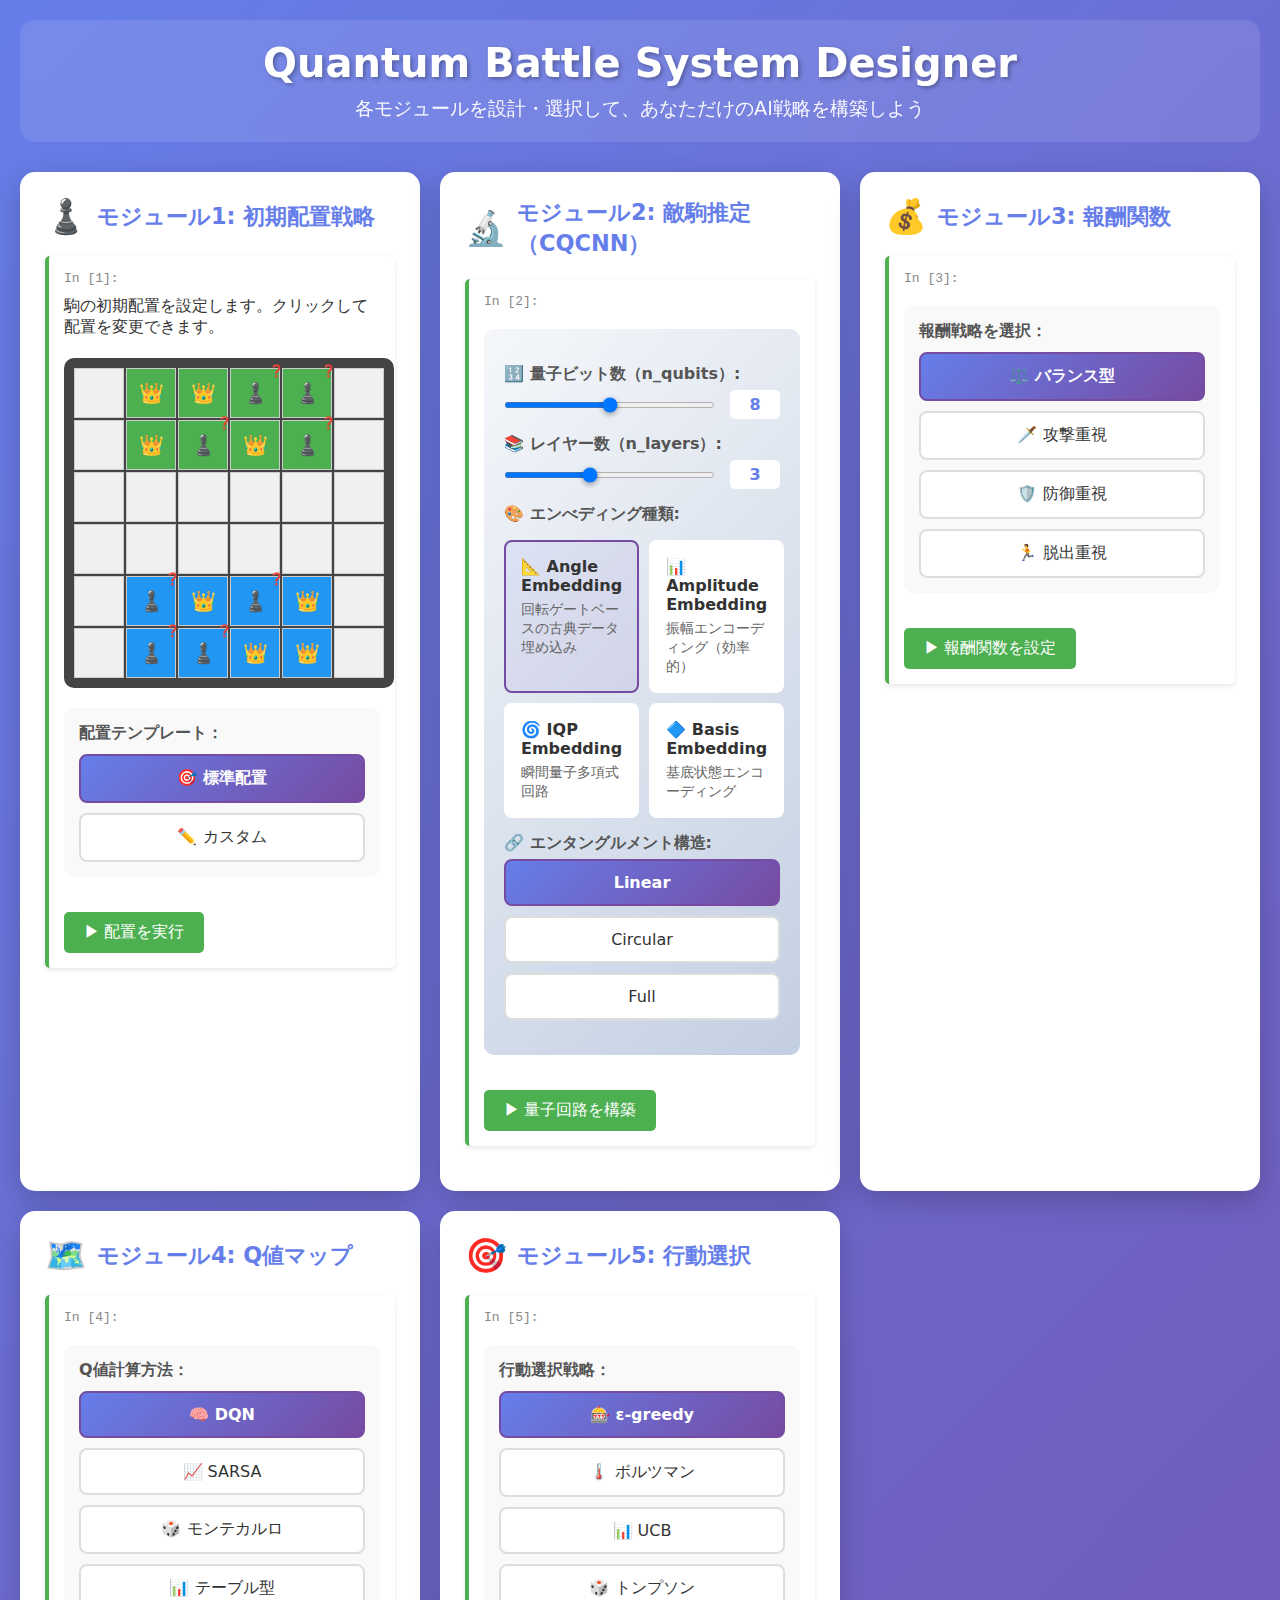
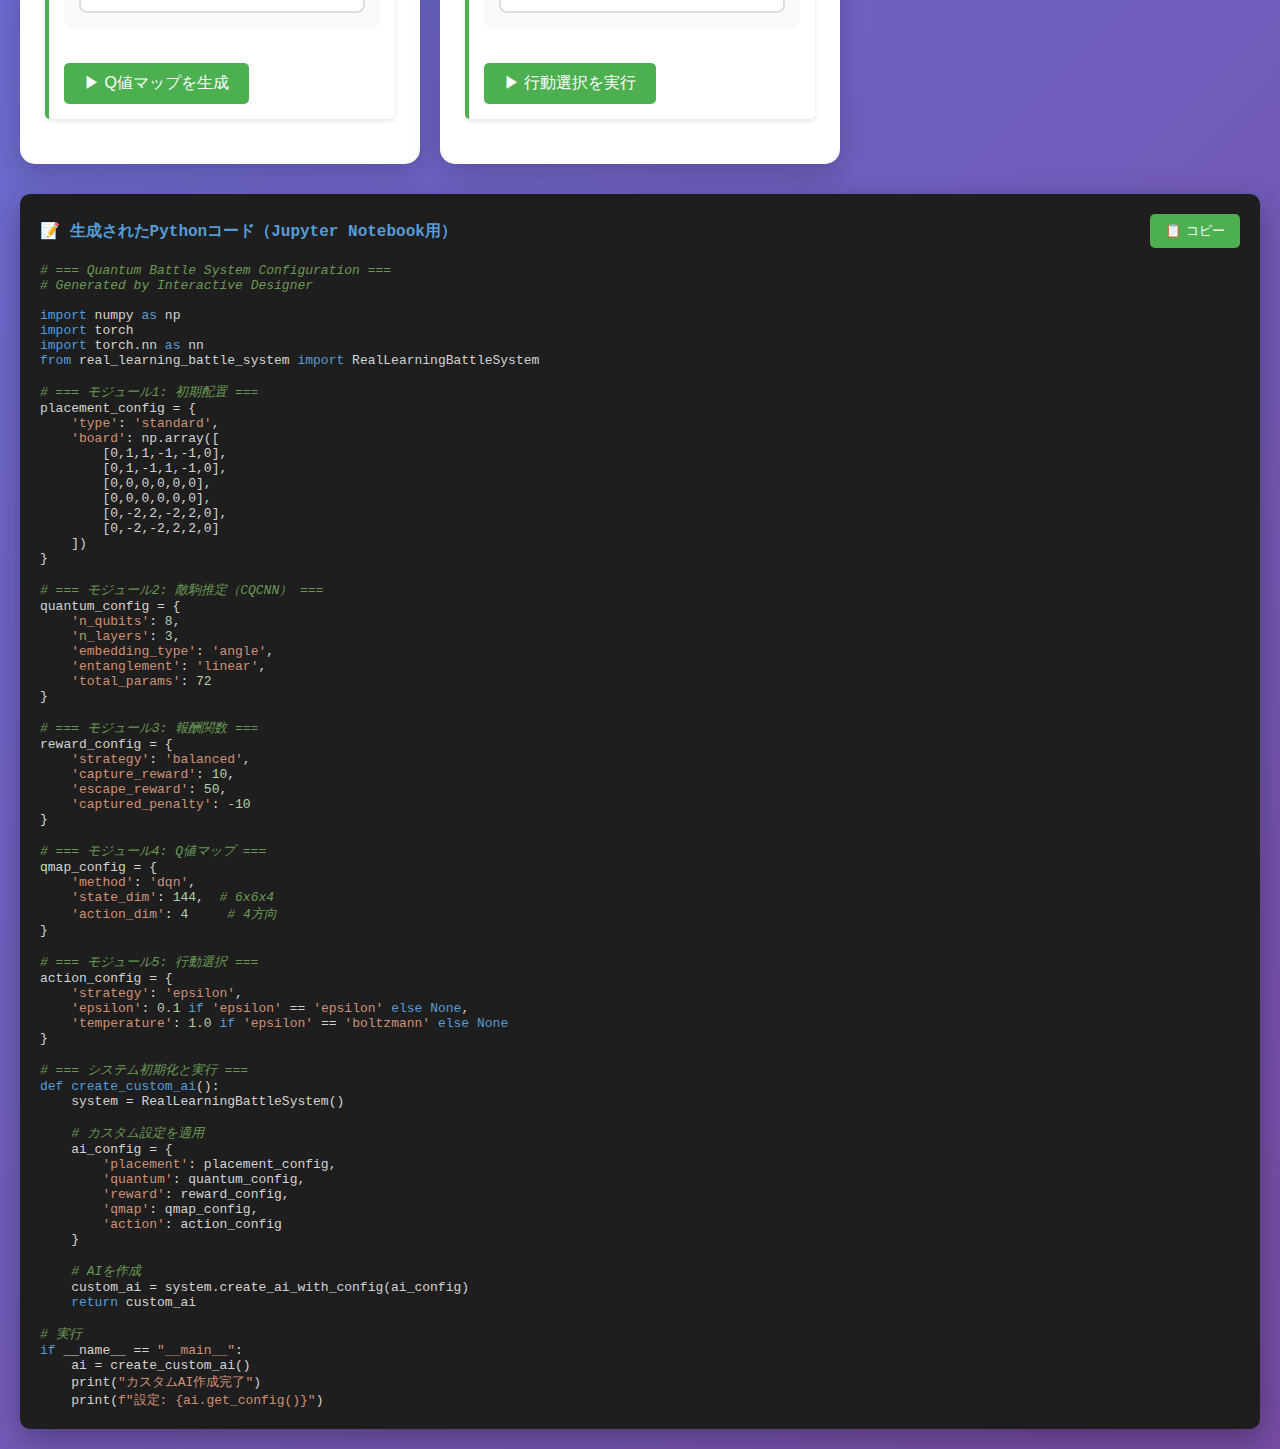
<file: quantum_battle_design_notebook.html>
<!DOCTYPE html>
<html lang="ja">
<head>
    <meta charset="UTF-8">
    <meta name="viewport" content="width=device-width, initial-scale=1.0">
    <title>Quantum Battle System Designer</title>
    <style>
        * {
            margin: 0;
            padding: 0;
            box-sizing: border-box;
        }

        body {
            font-family: 'Segoe UI', system-ui, -apple-system, sans-serif;
            background: linear-gradient(135deg, #667eea 0%, #764ba2 100%);
            min-height: 100vh;
            padding: 20px;
            color: #333;
        }

        .container {
            max-width: 1400px;
            margin: 0 auto;
        }

        .header {
            text-align: center;
            color: white;
            margin-bottom: 30px;
            padding: 20px;
            background: rgba(255, 255, 255, 0.1);
            backdrop-filter: blur(10px);
            border-radius: 15px;
        }

        .header h1 {
            font-size: 2.5em;
            margin-bottom: 10px;
            text-shadow: 2px 2px 4px rgba(0,0,0,0.3);
        }

        .header p {
            font-size: 1.2em;
            opacity: 0.95;
        }

        .module-grid {
            display: grid;
            grid-template-columns: repeat(auto-fit, minmax(400px, 1fr));
            gap: 20px;
            margin-bottom: 30px;
        }

        .module-card {
            background: white;
            border-radius: 15px;
            padding: 25px;
            box-shadow: 0 10px 30px rgba(0,0,0,0.2);
            transition: transform 0.3s ease, box-shadow 0.3s ease;
        }

        .module-card:hover {
            transform: translateY(-5px);
            box-shadow: 0 15px 40px rgba(0,0,0,0.3);
        }

        .module-title {
            font-size: 1.4em;
            font-weight: bold;
            color: #667eea;
            margin-bottom: 15px;
            display: flex;
            align-items: center;
            gap: 10px;
        }

        .module-icon {
            font-size: 1.5em;
        }

        /* 初期配置モジュール */
        .placement-board {
            display: grid;
            grid-template-columns: repeat(6, 50px);
            grid-template-rows: repeat(6, 50px);
            gap: 2px;
            margin: 20px auto;
            background: #444;
            padding: 10px;
            border-radius: 10px;
            width: fit-content;
        }

        .board-cell {
            background: #f0f0f0;
            border: 1px solid #ccc;
            display: flex;
            align-items: center;
            justify-content: center;
            cursor: pointer;
            transition: all 0.3s ease;
            font-size: 20px;
            position: relative;
        }

        .board-cell:hover {
            background: #e0e0e0;
            transform: scale(1.1);
            z-index: 10;
        }

        .board-cell.player-a {
            background: #4CAF50;
            color: white;
        }

        .board-cell.player-b {
            background: #2196F3;
            color: white;
        }

        .board-cell.good {
            font-weight: bold;
        }

        .board-cell.bad::after {
            content: '❓';
            position: absolute;
            top: -5px;
            right: -5px;
            font-size: 12px;
        }

        /* 敵駒推定モジュール */
        .quantum-config {
            background: linear-gradient(135deg, #f5f7fa 0%, #c3cfe2 100%);
            padding: 20px;
            border-radius: 10px;
            margin: 20px 0;
        }

        .config-item {
            margin: 15px 0;
        }

        .config-label {
            font-weight: bold;
            color: #555;
            display: block;
            margin-bottom: 5px;
        }

        .slider-container {
            display: flex;
            align-items: center;
            gap: 15px;
        }

        input[type="range"] {
            flex: 1;
            height: 6px;
            border-radius: 3px;
            background: linear-gradient(to right, #667eea, #764ba2);
            outline: none;
            cursor: pointer;
        }

        input[type="range"]::-webkit-slider-thumb {
            -webkit-appearance: none;
            appearance: none;
            width: 20px;
            height: 20px;
            border-radius: 50%;
            background: white;
            box-shadow: 0 2px 5px rgba(0,0,0,0.3);
            cursor: pointer;
        }

        .value-display {
            background: white;
            padding: 5px 10px;
            border-radius: 5px;
            min-width: 50px;
            text-align: center;
            font-weight: bold;
            color: #667eea;
        }

        /* エンべディング選択 */
        .embedding-options {
            display: grid;
            grid-template-columns: repeat(2, 1fr);
            gap: 10px;
            margin: 15px 0;
        }

        .embedding-card {
            background: white;
            padding: 15px;
            border-radius: 8px;
            border: 2px solid transparent;
            cursor: pointer;
            transition: all 0.3s ease;
        }

        .embedding-card:hover {
            border-color: #667eea;
            transform: translateY(-2px);
            box-shadow: 0 5px 15px rgba(102, 126, 234, 0.3);
        }

        .embedding-card.selected {
            border-color: #764ba2;
            background: linear-gradient(135deg, rgba(102, 126, 234, 0.1), rgba(118, 75, 162, 0.1));
        }

        .embedding-title {
            font-weight: bold;
            color: #333;
            margin-bottom: 5px;
        }

        .embedding-desc {
            font-size: 0.9em;
            color: #666;
        }

        /* モジュール選択 */
        .module-selector {
            background: #f9f9f9;
            padding: 15px;
            border-radius: 10px;
            margin: 20px 0;
        }

        .selector-title {
            font-weight: bold;
            color: #555;
            margin-bottom: 10px;
        }

        .option-grid {
            display: grid;
            grid-template-columns: repeat(auto-fit, minmax(150px, 1fr));
            gap: 10px;
        }

        .option-button {
            padding: 12px 20px;
            border: 2px solid #ddd;
            background: white;
            border-radius: 8px;
            cursor: pointer;
            transition: all 0.3s ease;
            text-align: center;
        }

        .option-button:hover {
            border-color: #667eea;
            background: linear-gradient(135deg, rgba(102, 126, 234, 0.05), rgba(118, 75, 162, 0.05));
            transform: translateY(-2px);
        }

        .option-button.selected {
            border-color: #764ba2;
            background: linear-gradient(135deg, #667eea, #764ba2);
            color: white;
            font-weight: bold;
        }

        /* コード生成エリア */
        .code-output {
            background: #1e1e1e;
            color: #d4d4d4;
            padding: 20px;
            border-radius: 10px;
            margin-top: 30px;
            font-family: 'Consolas', 'Monaco', monospace;
            overflow-x: auto;
            box-shadow: 0 10px 30px rgba(0,0,0,0.3);
        }

        .code-header {
            color: #569cd6;
            font-weight: bold;
            margin-bottom: 15px;
            display: flex;
            justify-content: space-between;
            align-items: center;
        }

        .copy-button {
            background: #4CAF50;
            color: white;
            border: none;
            padding: 8px 15px;
            border-radius: 5px;
            cursor: pointer;
            transition: background 0.3s ease;
        }

        .copy-button:hover {
            background: #45a049;
        }

        .code-line {
            margin: 5px 0;
            line-height: 1.6;
        }

        .code-keyword {
            color: #569cd6;
        }

        .code-string {
            color: #ce9178;
        }

        .code-number {
            color: #b5cea8;
        }

        .code-comment {
            color: #6a9955;
            font-style: italic;
        }

        /* アニメーション */
        @keyframes pulse {
            0% { transform: scale(1); }
            50% { transform: scale(1.05); }
            100% { transform: scale(1); }
        }

        .pulse {
            animation: pulse 2s infinite;
        }

        /* Jupyter Notebook スタイル */
        .notebook-cell {
            background: white;
            border-left: 4px solid #4CAF50;
            margin: 20px 0;
            padding: 15px;
            border-radius: 5px;
            box-shadow: 0 2px 5px rgba(0,0,0,0.1);
        }

        .cell-number {
            color: #888;
            font-family: monospace;
            margin-bottom: 10px;
        }

        .run-button {
            background: #4CAF50;
            color: white;
            border: none;
            padding: 10px 20px;
            border-radius: 5px;
            cursor: pointer;
            font-size: 1em;
            margin-top: 15px;
            transition: background 0.3s ease;
        }

        .run-button:hover {
            background: #45a049;
        }

        .output-area {
            background: #f5f5f5;
            padding: 15px;
            border-radius: 5px;
            margin-top: 15px;
            font-family: monospace;
            white-space: pre-wrap;
        }
    </style>
</head>
<body>
    <div class="container">
        <div class="header">
            <h1>Quantum Battle System Designer</h1>
            <p>各モジュールを設計・選択して、あなただけのAI戦略を構築しよう</p>
        </div>

        <div class="module-grid">
            <!-- モジュール1: 初期配置 -->
            <div class="module-card">
                <div class="module-title">
                    <span class="module-icon">♟️</span>
                    モジュール1: 初期配置戦略
                </div>
                
                <div class="notebook-cell">
                    <div class="cell-number">In [1]:</div>
                    <p>駒の初期配置を設定します。クリックして配置を変更できます。</p>
                    
                    <div class="placement-board" id="placementBoard">
                        <!-- ボードは JavaScript で生成 -->
                    </div>
                    
                    <div class="module-selector">
                        <div class="selector-title">配置テンプレート：</div>
                        <div class="option-grid">
                            <div class="option-button selected" onclick="selectPlacement('standard')">
                                🎯 標準配置
                            </div>
                            <div class="option-button" onclick="selectPlacement('custom')">
                                ✏️ カスタム
                            </div>
                        </div>
                    </div>
                    
                    <button class="run-button" onclick="runPlacement()">▶ 配置を実行</button>
                    <div class="output-area" id="placementOutput" style="display: none;"></div>
                </div>
            </div>

            <!-- モジュール2: 敵駒推定 -->
            <div class="module-card">
                <div class="module-title">
                    <span class="module-icon">🔬</span>
                    モジュール2: 敵駒推定（CQCNN）
                </div>
                
                <div class="notebook-cell">
                    <div class="cell-number">In [2]:</div>
                    <div class="quantum-config">
                        <div class="config-item">
                            <label class="config-label">🔢 量子ビット数（n_qubits）:</label>
                            <div class="slider-container">
                                <input type="range" id="qubitsSlider" min="4" max="12" value="8" 
                                       oninput="updateValue('qubits', this.value)">
                                <div class="value-display" id="qubitsValue">8</div>
                            </div>
                        </div>
                        
                        <div class="config-item">
                            <label class="config-label">📚 レイヤー数（n_layers）:</label>
                            <div class="slider-container">
                                <input type="range" id="layersSlider" min="1" max="6" value="3" 
                                       oninput="updateValue('layers', this.value)">
                                <div class="value-display" id="layersValue">3</div>
                            </div>
                        </div>
                        
                        <div class="config-item">
                            <label class="config-label">🎨 エンべディング種類:</label>
                            <div class="embedding-options">
                                <div class="embedding-card selected" onclick="selectEmbedding('angle')">
                                    <div class="embedding-title">📐 Angle Embedding</div>
                                    <div class="embedding-desc">回転ゲートベースの古典データ埋め込み</div>
                                </div>
                                <div class="embedding-card" onclick="selectEmbedding('amplitude')">
                                    <div class="embedding-title">📊 Amplitude Embedding</div>
                                    <div class="embedding-desc">振幅エンコーディング（効率的）</div>
                                </div>
                                <div class="embedding-card" onclick="selectEmbedding('iqp')">
                                    <div class="embedding-title">🌀 IQP Embedding</div>
                                    <div class="embedding-desc">瞬間量子多項式回路</div>
                                </div>
                                <div class="embedding-card" onclick="selectEmbedding('basis')">
                                    <div class="embedding-title">🔷 Basis Embedding</div>
                                    <div class="embedding-desc">基底状態エンコーディング</div>
                                </div>
                            </div>
                        </div>
                        
                        <div class="config-item">
                            <label class="config-label">🔗 エンタングルメント構造:</label>
                            <div class="option-grid">
                                <div class="option-button selected" onclick="selectEntanglement('linear')">
                                    Linear
                                </div>
                                <div class="option-button" onclick="selectEntanglement('circular')">
                                    Circular
                                </div>
                                <div class="option-button" onclick="selectEntanglement('full')">
                                    Full
                                </div>
                            </div>
                        </div>
                    </div>
                    
                    <button class="run-button" onclick="runQuantumConfig()">▶ 量子回路を構築</button>
                    <div class="output-area" id="quantumOutput" style="display: none;"></div>
                </div>
            </div>

            <!-- モジュール3: 報酬関数 -->
            <div class="module-card">
                <div class="module-title">
                    <span class="module-icon">💰</span>
                    モジュール3: 報酬関数
                </div>
                
                <div class="notebook-cell">
                    <div class="cell-number">In [3]:</div>
                    <div class="module-selector">
                        <div class="selector-title">報酬戦略を選択：</div>
                        <div class="option-grid">
                            <div class="option-button selected" onclick="selectReward('balanced')">
                                ⚖️ バランス型
                            </div>
                            <div class="option-button" onclick="selectReward('aggressive')">
                                🗡️ 攻撃重視
                            </div>
                            <div class="option-button" onclick="selectReward('defensive')">
                                🛡️ 防御重視
                            </div>
                            <div class="option-button" onclick="selectReward('escape')">
                                🏃 脱出重視
                            </div>
                        </div>
                    </div>
                    
                    <button class="run-button" onclick="runReward()">▶ 報酬関数を設定</button>
                    <div class="output-area" id="rewardOutput" style="display: none;"></div>
                </div>
            </div>

            <!-- モジュール4: Q値マップ -->
            <div class="module-card">
                <div class="module-title">
                    <span class="module-icon">🗺️</span>
                    モジュール4: Q値マップ
                </div>
                
                <div class="notebook-cell">
                    <div class="cell-number">In [4]:</div>
                    <div class="module-selector">
                        <div class="selector-title">Q値計算方法：</div>
                        <div class="option-grid">
                            <div class="option-button selected" onclick="selectQMap('dqn')">
                                🧠 DQN
                            </div>
                            <div class="option-button" onclick="selectQMap('sarsa')">
                                📈 SARSA
                            </div>
                            <div class="option-button" onclick="selectQMap('montecarlo')">
                                🎲 モンテカルロ
                            </div>
                            <div class="option-button" onclick="selectQMap('tabular')">
                                📊 テーブル型
                            </div>
                        </div>
                    </div>
                    
                    <button class="run-button" onclick="runQMap()">▶ Q値マップを生成</button>
                    <div class="output-area" id="qmapOutput" style="display: none;"></div>
                </div>
            </div>

            <!-- モジュール5: 行動選択 -->
            <div class="module-card">
                <div class="module-title">
                    <span class="module-icon">🎯</span>
                    モジュール5: 行動選択
                </div>
                
                <div class="notebook-cell">
                    <div class="cell-number">In [5]:</div>
                    <div class="module-selector">
                        <div class="selector-title">行動選択戦略：</div>
                        <div class="option-grid">
                            <div class="option-button selected" onclick="selectAction('epsilon')">
                                🎰 ε-greedy
                            </div>
                            <div class="option-button" onclick="selectAction('boltzmann')">
                                🌡️ ボルツマン
                            </div>
                            <div class="option-button" onclick="selectAction('ucb')">
                                📊 UCB
                            </div>
                            <div class="option-button" onclick="selectAction('thompson')">
                                🎲 トンプソン
                            </div>
                        </div>
                    </div>
                    
                    <button class="run-button" onclick="runAction()">▶ 行動選択を実行</button>
                    <div class="output-area" id="actionOutput" style="display: none;"></div>
                </div>
            </div>
        </div>

        <!-- 統合コード生成 -->
        <div class="code-output">
            <div class="code-header">
                <span>📝 生成されたPythonコード（Jupyter Notebook用）</span>
                <button class="copy-button" onclick="copyCode()">📋 コピー</button>
            </div>
            <pre id="generatedCode"></pre>
        </div>
    </div>

    <script>
        // グローバル変数
        let currentConfig = {
            placement: 'standard',
            qubits: 8,
            layers: 3,
            embedding: 'angle',
            entanglement: 'linear',
            reward: 'balanced',
            qmap: 'dqn',
            action: 'epsilon',
            board: Array(6).fill().map(() => Array(6).fill(0))
        };

        // 初期化
        document.addEventListener('DOMContentLoaded', function() {
            initializeBoard();
            updateCode();
        });

        // ボード初期化
        function initializeBoard() {
            const board = document.getElementById('placementBoard');
            board.innerHTML = '';
            
            // 標準配置
            const standardPlacement = {
                // Player A (rows 0-1)
                '0,1': 'A-good', '0,2': 'A-good', '0,3': 'A-bad', '0,4': 'A-bad',
                '1,1': 'A-good', '1,2': 'A-bad', '1,3': 'A-good', '1,4': 'A-bad',
                // Player B (rows 4-5)
                '4,1': 'B-bad', '4,2': 'B-good', '4,3': 'B-bad', '4,4': 'B-good',
                '5,1': 'B-bad', '5,2': 'B-bad', '5,3': 'B-good', '5,4': 'B-good'
            };
            
            for (let row = 0; row < 6; row++) {
                for (let col = 0; col < 6; col++) {
                    const cell = document.createElement('div');
                    cell.className = 'board-cell';
                    cell.dataset.row = row;
                    cell.dataset.col = col;
                    
                    const key = `${row},${col}`;
                    if (standardPlacement[key]) {
                        const [player, type] = standardPlacement[key].split('-');
                        cell.classList.add(`player-${player.toLowerCase()}`, type);
                        cell.textContent = type === 'good' ? '👑' : '♟️';
                        currentConfig.board[row][col] = player === 'A' ? 
                            (type === 'good' ? 1 : -1) : 
                            (type === 'good' ? 2 : -2);
                    }
                    
                    cell.onclick = () => togglePiece(row, col);
                    board.appendChild(cell);
                }
            }
        }

        // 駒の切り替え
        function togglePiece(row, col) {
            if (currentConfig.placement !== 'custom') {
                currentConfig.placement = 'custom';
                document.querySelectorAll('.module-selector .option-button').forEach(btn => {
                    btn.classList.remove('selected');
                    if (btn.textContent.includes('カスタム')) {
                        btn.classList.add('selected');
                    }
                });
            }
            
            const cell = document.querySelector(`[data-row="${row}"][data-col="${col}"]`);
            const current = currentConfig.board[row][col];
            
            // サイクル: 0 -> A-good -> A-bad -> B-good -> B-bad -> 0
            const cycle = [0, 1, -1, 2, -2];
            const nextIndex = (cycle.indexOf(current) + 1) % cycle.length;
            const next = cycle[nextIndex];
            
            currentConfig.board[row][col] = next;
            
            // UIを更新
            cell.className = 'board-cell';
            cell.textContent = '';
            
            if (next !== 0) {
                const player = Math.abs(next) === 1 ? 'a' : 'b';
                const type = next > 0 ? 'good' : 'bad';
                cell.classList.add(`player-${player}`, type);
                cell.textContent = type === 'good' ? '👑' : '♟️';
            }
            
            updateCode();
        }

        // 配置選択
        function selectPlacement(type) {
            currentConfig.placement = type;
            document.querySelectorAll('.module-selector .option-button').forEach(btn => {
                btn.classList.remove('selected');
            });
            event.target.classList.add('selected');
            
            if (type !== 'custom') {
                // プリセット配置を適用
                initializeBoard();
            }
            updateCode();
        }

        // 値の更新
        function updateValue(type, value) {
            currentConfig[type] = parseInt(value);
            document.getElementById(`${type}Value`).textContent = value;
            updateCode();
        }

        // エンべディング選択
        function selectEmbedding(type) {
            currentConfig.embedding = type;
            document.querySelectorAll('.embedding-card').forEach(card => {
                card.classList.remove('selected');
            });
            event.target.closest('.embedding-card').classList.add('selected');
            updateCode();
        }

        // エンタングルメント選択
        function selectEntanglement(type) {
            currentConfig.entanglement = type;
            document.querySelectorAll('.config-item .option-button').forEach(btn => {
                btn.classList.remove('selected');
            });
            event.target.classList.add('selected');
            updateCode();
        }

        // 各モジュール選択
        function selectReward(type) {
            currentConfig.reward = type;
            updateSelection(event.target);
            updateCode();
        }

        function selectQMap(type) {
            currentConfig.qmap = type;
            updateSelection(event.target);
            updateCode();
        }

        function selectAction(type) {
            currentConfig.action = type;
            updateSelection(event.target);
            updateCode();
        }

        function updateSelection(target) {
            target.parentElement.querySelectorAll('.option-button').forEach(btn => {
                btn.classList.remove('selected');
            });
            target.classList.add('selected');
        }

        // 実行ボタン
        function runPlacement() {
            const output = document.getElementById('placementOutput');
            output.style.display = 'block';
            output.textContent = `初期配置設定完了\n配置タイプ: ${currentConfig.placement}\n善玉の位置: ${countPieces('good')}個\n悪玉の位置: ${countPieces('bad')}個`;
        }

        function runQuantumConfig() {
            const output = document.getElementById('quantumOutput');
            output.style.display = 'block';
            output.textContent = `量子回路構築完了\n量子ビット数: ${currentConfig.qubits}\nレイヤー数: ${currentConfig.layers}\nエンべディング: ${currentConfig.embedding}\nエンタングルメント: ${currentConfig.entanglement}\n総パラメータ数: ${currentConfig.qubits * currentConfig.layers * 3}`;
        }

        function runReward() {
            const output = document.getElementById('rewardOutput');
            output.style.display = 'block';
            const rewards = {
                balanced: '捕獲: +10, 脱出: +50, 被捕獲: -10',
                aggressive: '捕獲: +20, 脱出: +30, 被捕獲: -5',
                defensive: '捕獲: +5, 脱出: +40, 被捕獲: -20',
                escape: '捕獲: +5, 脱出: +100, 被捕獲: -10'
            };
            output.textContent = `✅ 報酬関数設定完了\n戦略: ${currentConfig.reward}\n${rewards[currentConfig.reward]}`;
        }

        function runQMap() {
            const output = document.getElementById('qmapOutput');
            output.style.display = 'block';
            output.textContent = `Q値マップ生成完了\n方法: ${currentConfig.qmap}\n状態空間: 6x6x4 = 144次元\n行動空間: 4方向`;
        }

        function runAction() {
            const output = document.getElementById('actionOutput');
            output.style.display = 'block';
            const strategies = {
                epsilon: 'ε=0.1で10%の確率でランダム探索',
                boltzmann: '温度τ=1.0でソフトマックス選択',
                ucb: '信頼区間による楽観的探索',
                thompson: 'ベイズ的確率分布からサンプリング'
            };
            output.textContent = `行動選択戦略設定完了\n戦略: ${currentConfig.action}\n${strategies[currentConfig.action]}`;
        }

        // ヘルパー関数
        function countPieces(type) {
            let count = 0;
            for (let row of currentConfig.board) {
                for (let val of row) {
                    if (type === 'good' && (val === 1 || val === 2)) count++;
                    if (type === 'bad' && (val === -1 || val === -2)) count++;
                }
            }
            return count;
        }

        // コード生成
        function updateCode() {
            const code = `<span class="code-comment"># === Quantum Battle System Configuration ===</span>
<span class="code-comment"># Generated by Interactive Designer</span>

<span class="code-keyword">import</span> numpy <span class="code-keyword">as</span> np
<span class="code-keyword">import</span> torch
<span class="code-keyword">import</span> torch.nn <span class="code-keyword">as</span> nn
<span class="code-keyword">from</span> real_learning_battle_system <span class="code-keyword">import</span> RealLearningBattleSystem

<span class="code-comment"># === モジュール1: 初期配置 ===</span>
placement_config = {
    <span class="code-string">'type'</span>: <span class="code-string">'${currentConfig.placement}'</span>,
    <span class="code-string">'board'</span>: np.array([
${currentConfig.board.map(row => '        ' + JSON.stringify(row)).join(',\n')}
    ])
}

<span class="code-comment"># === モジュール2: 敵駒推定（CQCNN） ===</span>
quantum_config = {
    <span class="code-string">'n_qubits'</span>: <span class="code-number">${currentConfig.qubits}</span>,
    <span class="code-string">'n_layers'</span>: <span class="code-number">${currentConfig.layers}</span>,
    <span class="code-string">'embedding_type'</span>: <span class="code-string">'${currentConfig.embedding}'</span>,
    <span class="code-string">'entanglement'</span>: <span class="code-string">'${currentConfig.entanglement}'</span>,
    <span class="code-string">'total_params'</span>: <span class="code-number">${currentConfig.qubits * currentConfig.layers * 3}</span>
}

<span class="code-comment"># === モジュール3: 報酬関数 ===</span>
reward_config = {
    <span class="code-string">'strategy'</span>: <span class="code-string">'${currentConfig.reward}'</span>,
    <span class="code-string">'capture_reward'</span>: <span class="code-number">${currentConfig.reward === 'aggressive' ? 20 : currentConfig.reward === 'defensive' ? 5 : 10}</span>,
    <span class="code-string">'escape_reward'</span>: <span class="code-number">${currentConfig.reward === 'escape' ? 100 : currentConfig.reward === 'defensive' ? 40 : currentConfig.reward === 'aggressive' ? 30 : 50}</span>,
    <span class="code-string">'captured_penalty'</span>: <span class="code-number">${currentConfig.reward === 'defensive' ? -20 : currentConfig.reward === 'aggressive' ? -5 : -10}</span>
}

<span class="code-comment"># === モジュール4: Q値マップ ===</span>
qmap_config = {
    <span class="code-string">'method'</span>: <span class="code-string">'${currentConfig.qmap}'</span>,
    <span class="code-string">'state_dim'</span>: <span class="code-number">144</span>,  <span class="code-comment"># 6x6x4</span>
    <span class="code-string">'action_dim'</span>: <span class="code-number">4</span>     <span class="code-comment"># 4方向</span>
}

<span class="code-comment"># === モジュール5: 行動選択 ===</span>
action_config = {
    <span class="code-string">'strategy'</span>: <span class="code-string">'${currentConfig.action}'</span>,
    <span class="code-string">'epsilon'</span>: <span class="code-number">0.1</span> <span class="code-keyword">if</span> <span class="code-string">'${currentConfig.action}'</span> == <span class="code-string">'epsilon'</span> <span class="code-keyword">else</span> <span class="code-keyword">None</span>,
    <span class="code-string">'temperature'</span>: <span class="code-number">1.0</span> <span class="code-keyword">if</span> <span class="code-string">'${currentConfig.action}'</span> == <span class="code-string">'boltzmann'</span> <span class="code-keyword">else</span> <span class="code-keyword">None</span>
}

<span class="code-comment"># === システム初期化と実行 ===</span>
<span class="code-keyword">def</span> <span class="code-keyword">create_custom_ai</span>():
    system = RealLearningBattleSystem()
    
    <span class="code-comment"># カスタム設定を適用</span>
    ai_config = {
        <span class="code-string">'placement'</span>: placement_config,
        <span class="code-string">'quantum'</span>: quantum_config,
        <span class="code-string">'reward'</span>: reward_config,
        <span class="code-string">'qmap'</span>: qmap_config,
        <span class="code-string">'action'</span>: action_config
    }
    
    <span class="code-comment"># AIを作成</span>
    custom_ai = system.create_ai_with_config(ai_config)
    <span class="code-keyword">return</span> custom_ai

<span class="code-comment"># 実行</span>
<span class="code-keyword">if</span> __name__ == <span class="code-string">"__main__"</span>:
    ai = create_custom_ai()
    print(<span class="code-string">"カスタムAI作成完了"</span>)
    print(<span class="code-string">f"設定: {ai.get_config()}"</span>)
`;
            
            document.getElementById('generatedCode').innerHTML = code;
        }

        // コードコピー
        function copyCode() {
            const codeElement = document.getElementById('generatedCode');
            const textArea = document.createElement('textarea');
            textArea.value = codeElement.textContent;
            document.body.appendChild(textArea);
            textArea.select();
            document.execCommand('copy');
            document.body.removeChild(textArea);
            
            const button = event.target;
            const originalText = button.textContent;
            button.textContent = 'コピー完了';
            setTimeout(() => {
                button.textContent = originalText;
            }, 2000);
        }
    </script>
</body>
</html>
</file>
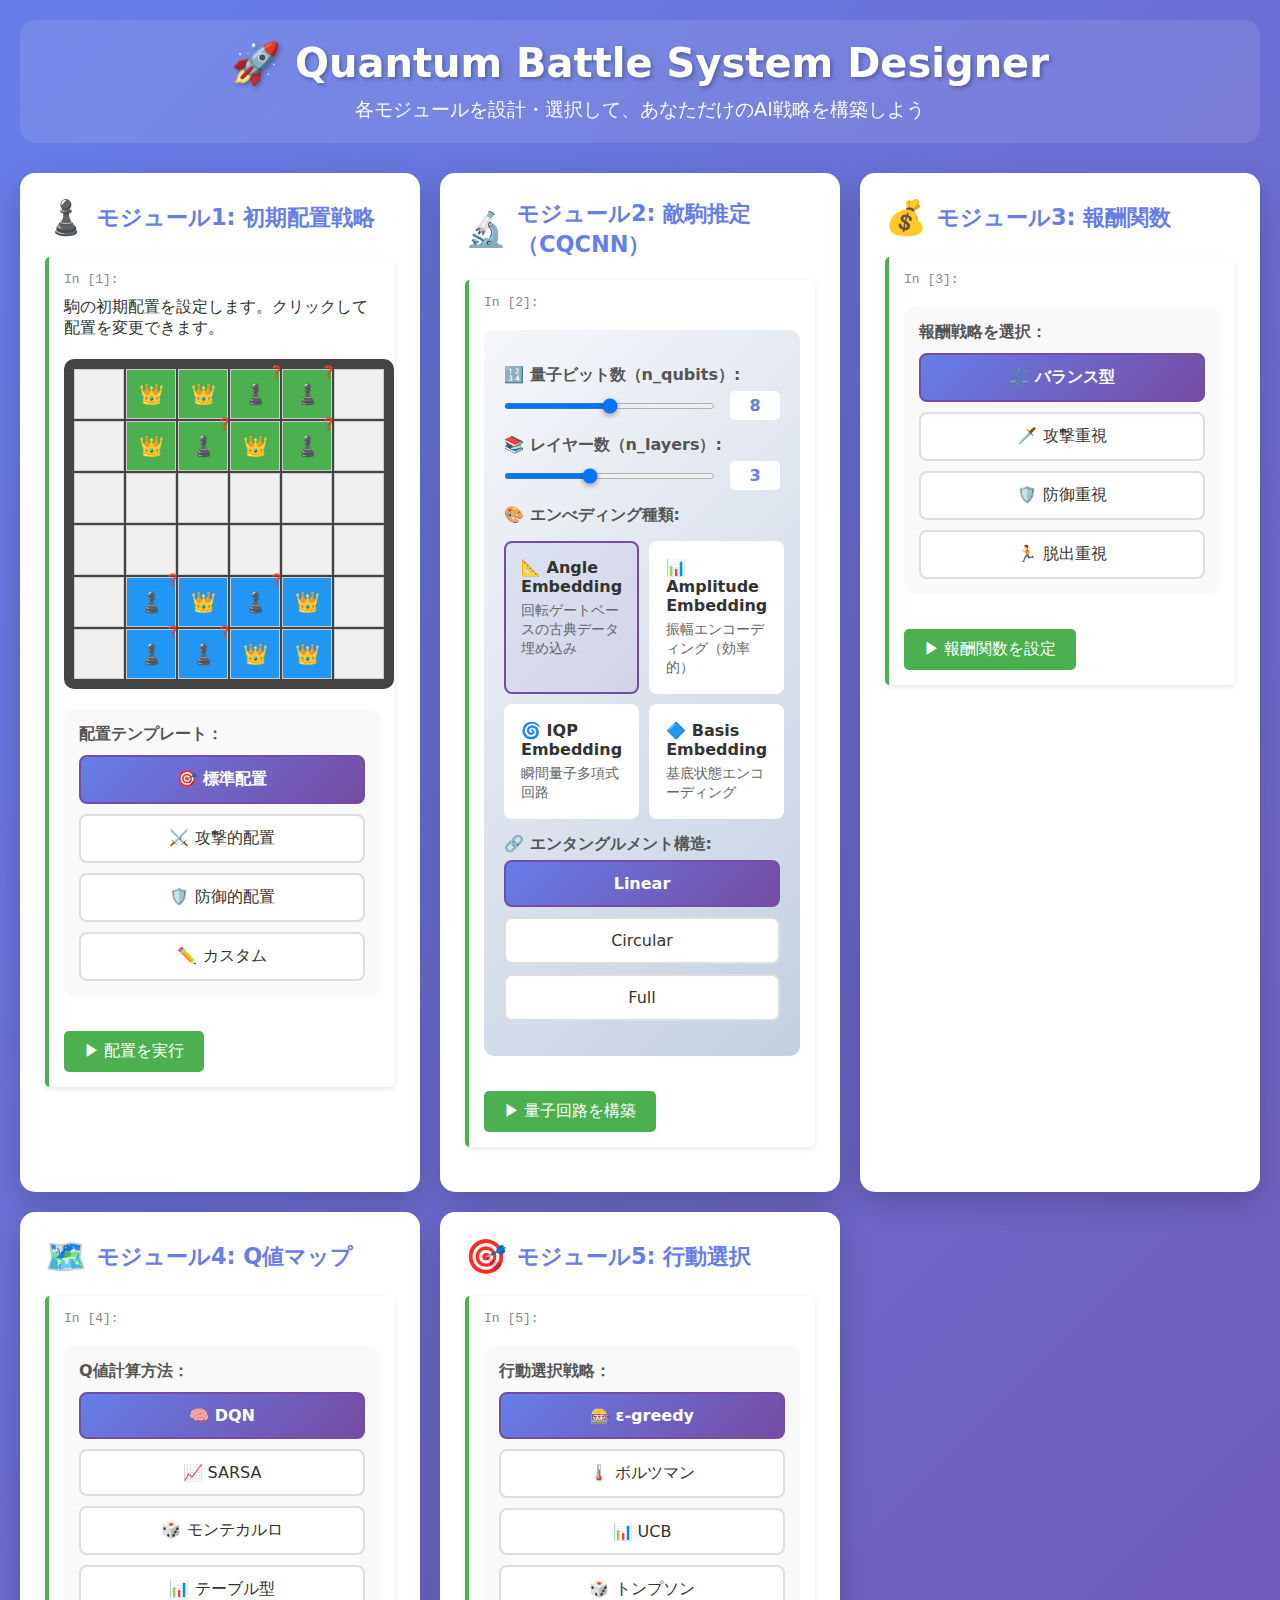
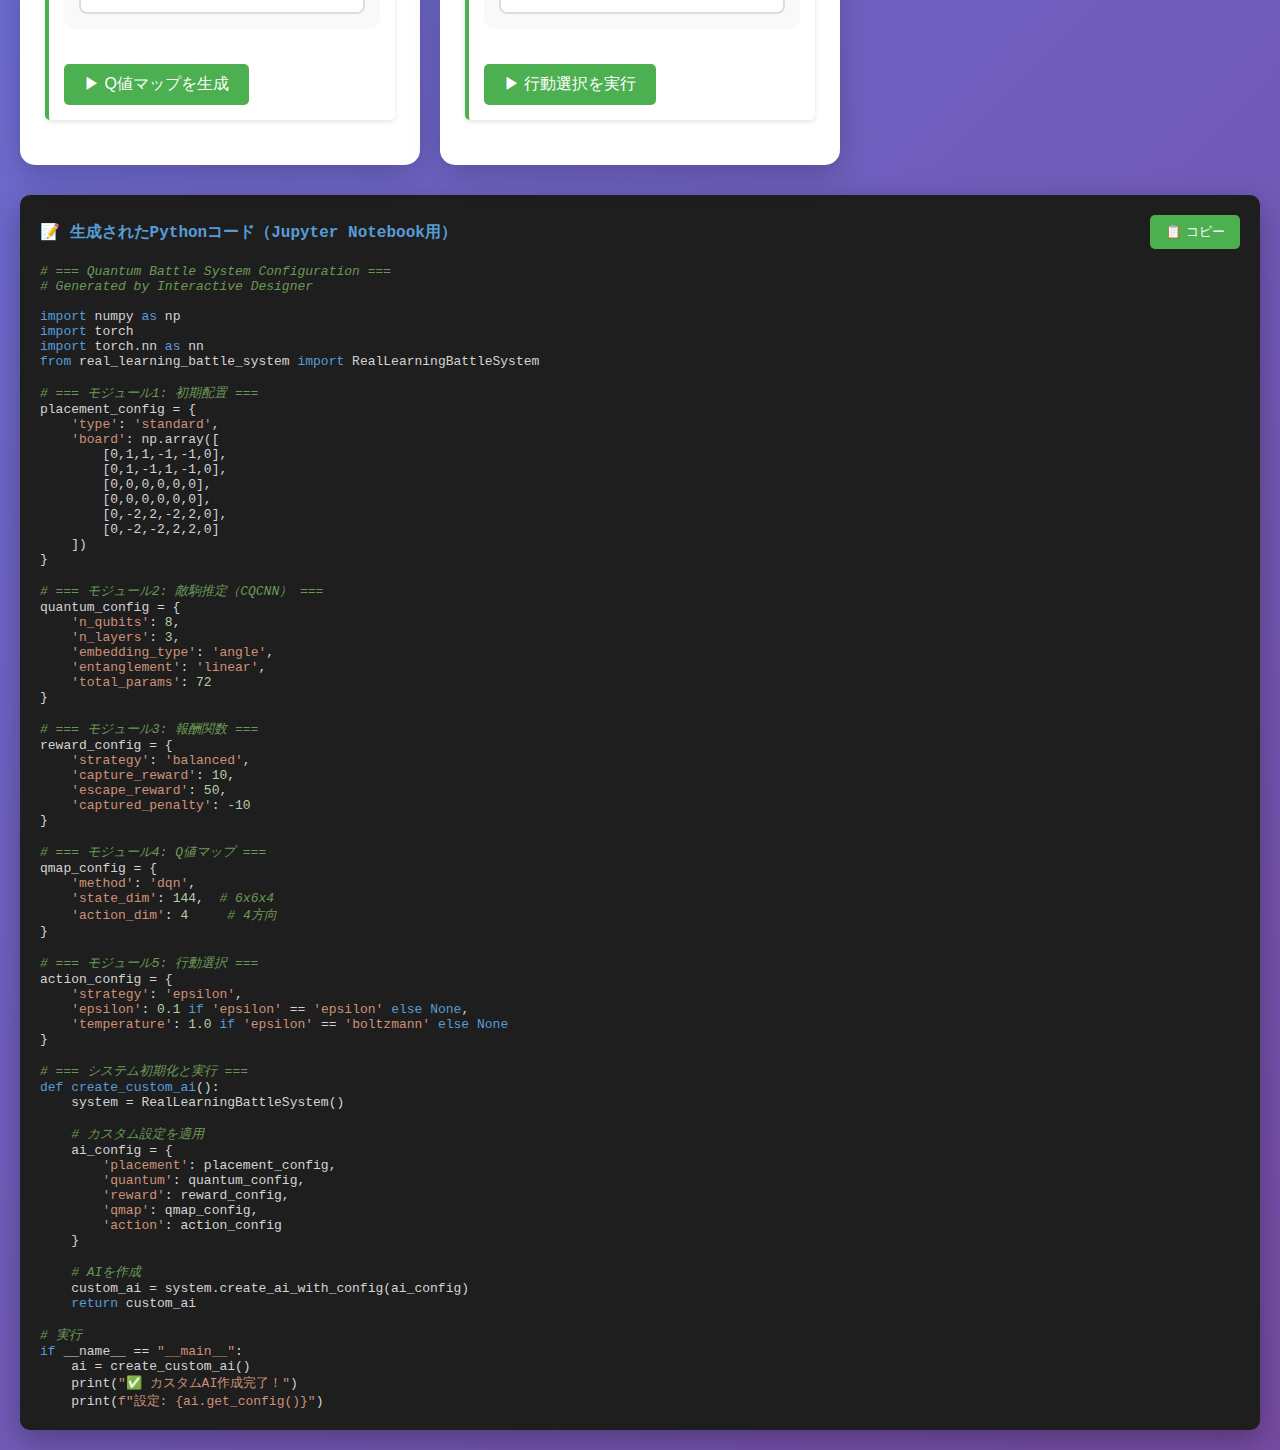
<file: .history/quantum_battle_design_notebook (1)_20250822091447.html>
<!DOCTYPE html>
<html lang="ja">
<head>
    <meta charset="UTF-8">
    <meta name="viewport" content="width=device-width, initial-scale=1.0">
    <title>Quantum Battle System Designer</title>
    <style>
        * {
            margin: 0;
            padding: 0;
            box-sizing: border-box;
        }

        body {
            font-family: 'Segoe UI', system-ui, -apple-system, sans-serif;
            background: linear-gradient(135deg, #667eea 0%, #764ba2 100%);
            min-height: 100vh;
            padding: 20px;
            color: #333;
        }

        .container {
            max-width: 1400px;
            margin: 0 auto;
        }

        .header {
            text-align: center;
            color: white;
            margin-bottom: 30px;
            padding: 20px;
            background: rgba(255, 255, 255, 0.1);
            backdrop-filter: blur(10px);
            border-radius: 15px;
        }

        .header h1 {
            font-size: 2.5em;
            margin-bottom: 10px;
            text-shadow: 2px 2px 4px rgba(0,0,0,0.3);
        }

        .header p {
            font-size: 1.2em;
            opacity: 0.95;
        }

        .module-grid {
            display: grid;
            grid-template-columns: repeat(auto-fit, minmax(400px, 1fr));
            gap: 20px;
            margin-bottom: 30px;
        }

        .module-card {
            background: white;
            border-radius: 15px;
            padding: 25px;
            box-shadow: 0 10px 30px rgba(0,0,0,0.2);
            transition: transform 0.3s ease, box-shadow 0.3s ease;
        }

        .module-card:hover {
            transform: translateY(-5px);
            box-shadow: 0 15px 40px rgba(0,0,0,0.3);
        }

        .module-title {
            font-size: 1.4em;
            font-weight: bold;
            color: #667eea;
            margin-bottom: 15px;
            display: flex;
            align-items: center;
            gap: 10px;
        }

        .module-icon {
            font-size: 1.5em;
        }

        /* 初期配置モジュール */
        .placement-board {
            display: grid;
            grid-template-columns: repeat(6, 50px);
            grid-template-rows: repeat(6, 50px);
            gap: 2px;
            margin: 20px auto;
            background: #444;
            padding: 10px;
            border-radius: 10px;
            width: fit-content;
        }

        .board-cell {
            background: #f0f0f0;
            border: 1px solid #ccc;
            display: flex;
            align-items: center;
            justify-content: center;
            cursor: pointer;
            transition: all 0.3s ease;
            font-size: 20px;
            position: relative;
        }

        .board-cell:hover {
            background: #e0e0e0;
            transform: scale(1.1);
            z-index: 10;
        }

        .board-cell.player-a {
            background: #4CAF50;
            color: white;
        }

        .board-cell.player-b {
            background: #2196F3;
            color: white;
        }

        .board-cell.good {
            font-weight: bold;
        }

        .board-cell.bad::after {
            content: '❓';
            position: absolute;
            top: -5px;
            right: -5px;
            font-size: 12px;
        }

        /* 敵駒推定モジュール */
        .quantum-config {
            background: linear-gradient(135deg, #f5f7fa 0%, #c3cfe2 100%);
            padding: 20px;
            border-radius: 10px;
            margin: 20px 0;
        }

        .config-item {
            margin: 15px 0;
        }

        .config-label {
            font-weight: bold;
            color: #555;
            display: block;
            margin-bottom: 5px;
        }

        .slider-container {
            display: flex;
            align-items: center;
            gap: 15px;
        }

        input[type="range"] {
            flex: 1;
            height: 6px;
            border-radius: 3px;
            background: linear-gradient(to right, #667eea, #764ba2);
            outline: none;
            cursor: pointer;
        }

        input[type="range"]::-webkit-slider-thumb {
            -webkit-appearance: none;
            appearance: none;
            width: 20px;
            height: 20px;
            border-radius: 50%;
            background: white;
            box-shadow: 0 2px 5px rgba(0,0,0,0.3);
            cursor: pointer;
        }

        .value-display {
            background: white;
            padding: 5px 10px;
            border-radius: 5px;
            min-width: 50px;
            text-align: center;
            font-weight: bold;
            color: #667eea;
        }

        /* エンべディング選択 */
        .embedding-options {
            display: grid;
            grid-template-columns: repeat(2, 1fr);
            gap: 10px;
            margin: 15px 0;
        }

        .embedding-card {
            background: white;
            padding: 15px;
            border-radius: 8px;
            border: 2px solid transparent;
            cursor: pointer;
            transition: all 0.3s ease;
        }

        .embedding-card:hover {
            border-color: #667eea;
            transform: translateY(-2px);
            box-shadow: 0 5px 15px rgba(102, 126, 234, 0.3);
        }

        .embedding-card.selected {
            border-color: #764ba2;
            background: linear-gradient(135deg, rgba(102, 126, 234, 0.1), rgba(118, 75, 162, 0.1));
        }

        .embedding-title {
            font-weight: bold;
            color: #333;
            margin-bottom: 5px;
        }

        .embedding-desc {
            font-size: 0.9em;
            color: #666;
        }

        /* モジュール選択 */
        .module-selector {
            background: #f9f9f9;
            padding: 15px;
            border-radius: 10px;
            margin: 20px 0;
        }

        .selector-title {
            font-weight: bold;
            color: #555;
            margin-bottom: 10px;
        }

        .option-grid {
            display: grid;
            grid-template-columns: repeat(auto-fit, minmax(150px, 1fr));
            gap: 10px;
        }

        .option-button {
            padding: 12px 20px;
            border: 2px solid #ddd;
            background: white;
            border-radius: 8px;
            cursor: pointer;
            transition: all 0.3s ease;
            text-align: center;
        }

        .option-button:hover {
            border-color: #667eea;
            background: linear-gradient(135deg, rgba(102, 126, 234, 0.05), rgba(118, 75, 162, 0.05));
            transform: translateY(-2px);
        }

        .option-button.selected {
            border-color: #764ba2;
            background: linear-gradient(135deg, #667eea, #764ba2);
            color: white;
            font-weight: bold;
        }

        /* コード生成エリア */
        .code-output {
            background: #1e1e1e;
            color: #d4d4d4;
            padding: 20px;
            border-radius: 10px;
            margin-top: 30px;
            font-family: 'Consolas', 'Monaco', monospace;
            overflow-x: auto;
            box-shadow: 0 10px 30px rgba(0,0,0,0.3);
        }

        .code-header {
            color: #569cd6;
            font-weight: bold;
            margin-bottom: 15px;
            display: flex;
            justify-content: space-between;
            align-items: center;
        }

        .copy-button {
            background: #4CAF50;
            color: white;
            border: none;
            padding: 8px 15px;
            border-radius: 5px;
            cursor: pointer;
            transition: background 0.3s ease;
        }

        .copy-button:hover {
            background: #45a049;
        }

        .code-line {
            margin: 5px 0;
            line-height: 1.6;
        }

        .code-keyword {
            color: #569cd6;
        }

        .code-string {
            color: #ce9178;
        }

        .code-number {
            color: #b5cea8;
        }

        .code-comment {
            color: #6a9955;
            font-style: italic;
        }

        /* アニメーション */
        @keyframes pulse {
            0% { transform: scale(1); }
            50% { transform: scale(1.05); }
            100% { transform: scale(1); }
        }

        .pulse {
            animation: pulse 2s infinite;
        }

        /* Jupyter Notebook スタイル */
        .notebook-cell {
            background: white;
            border-left: 4px solid #4CAF50;
            margin: 20px 0;
            padding: 15px;
            border-radius: 5px;
            box-shadow: 0 2px 5px rgba(0,0,0,0.1);
        }

        .cell-number {
            color: #888;
            font-family: monospace;
            margin-bottom: 10px;
        }

        .run-button {
            background: #4CAF50;
            color: white;
            border: none;
            padding: 10px 20px;
            border-radius: 5px;
            cursor: pointer;
            font-size: 1em;
            margin-top: 15px;
            transition: background 0.3s ease;
        }

        .run-button:hover {
            background: #45a049;
        }

        .output-area {
            background: #f5f5f5;
            padding: 15px;
            border-radius: 5px;
            margin-top: 15px;
            font-family: monospace;
            white-space: pre-wrap;
        }
    </style>
</head>
<body>
    <div class="container">
        <div class="header">
            <h1>🚀 Quantum Battle System Designer</h1>
            <p>各モジュールを設計・選択して、あなただけのAI戦略を構築しよう</p>
        </div>

        <div class="module-grid">
            <!-- モジュール1: 初期配置 -->
            <div class="module-card">
                <div class="module-title">
                    <span class="module-icon">♟️</span>
                    モジュール1: 初期配置戦略
                </div>
                
                <div class="notebook-cell">
                    <div class="cell-number">In [1]:</div>
                    <p>駒の初期配置を設定します。クリックして配置を変更できます。</p>
                    
                    <div class="placement-board" id="placementBoard">
                        <!-- ボードは JavaScript で生成 -->
                    </div>
                    
                    <div class="module-selector">
                        <div class="selector-title">配置テンプレート：</div>
                        <div class="option-grid">
                            <div class="option-button selected" onclick="selectPlacement('standard')">
                                🎯 標準配置
                            </div>
                            <div class="option-button" onclick="selectPlacement('aggressive')">
                                ⚔️ 攻撃的配置
                            </div>
                            <div class="option-button" onclick="selectPlacement('defensive')">
                                🛡️ 防御的配置
                            </div>
                            <div class="option-button" onclick="selectPlacement('custom')">
                                ✏️ カスタム
                            </div>
                        </div>
                    </div>
                    
                    <button class="run-button" onclick="runPlacement()">▶ 配置を実行</button>
                    <div class="output-area" id="placementOutput" style="display: none;"></div>
                </div>
            </div>

            <!-- モジュール2: 敵駒推定 -->
            <div class="module-card">
                <div class="module-title">
                    <span class="module-icon">🔬</span>
                    モジュール2: 敵駒推定（CQCNN）
                </div>
                
                <div class="notebook-cell">
                    <div class="cell-number">In [2]:</div>
                    <div class="quantum-config">
                        <div class="config-item">
                            <label class="config-label">🔢 量子ビット数（n_qubits）:</label>
                            <div class="slider-container">
                                <input type="range" id="qubitsSlider" min="4" max="12" value="8" 
                                       oninput="updateValue('qubits', this.value)">
                                <div class="value-display" id="qubitsValue">8</div>
                            </div>
                        </div>
                        
                        <div class="config-item">
                            <label class="config-label">📚 レイヤー数（n_layers）:</label>
                            <div class="slider-container">
                                <input type="range" id="layersSlider" min="1" max="6" value="3" 
                                       oninput="updateValue('layers', this.value)">
                                <div class="value-display" id="layersValue">3</div>
                            </div>
                        </div>
                        
                        <div class="config-item">
                            <label class="config-label">🎨 エンべディング種類:</label>
                            <div class="embedding-options">
                                <div class="embedding-card selected" onclick="selectEmbedding('angle')">
                                    <div class="embedding-title">📐 Angle Embedding</div>
                                    <div class="embedding-desc">回転ゲートベースの古典データ埋め込み</div>
                                </div>
                                <div class="embedding-card" onclick="selectEmbedding('amplitude')">
                                    <div class="embedding-title">📊 Amplitude Embedding</div>
                                    <div class="embedding-desc">振幅エンコーディング（効率的）</div>
                                </div>
                                <div class="embedding-card" onclick="selectEmbedding('iqp')">
                                    <div class="embedding-title">🌀 IQP Embedding</div>
                                    <div class="embedding-desc">瞬間量子多項式回路</div>
                                </div>
                                <div class="embedding-card" onclick="selectEmbedding('basis')">
                                    <div class="embedding-title">🔷 Basis Embedding</div>
                                    <div class="embedding-desc">基底状態エンコーディング</div>
                                </div>
                            </div>
                        </div>
                        
                        <div class="config-item">
                            <label class="config-label">🔗 エンタングルメント構造:</label>
                            <div class="option-grid">
                                <div class="option-button selected" onclick="selectEntanglement('linear')">
                                    Linear
                                </div>
                                <div class="option-button" onclick="selectEntanglement('circular')">
                                    Circular
                                </div>
                                <div class="option-button" onclick="selectEntanglement('full')">
                                    Full
                                </div>
                            </div>
                        </div>
                    </div>
                    
                    <button class="run-button" onclick="runQuantumConfig()">▶ 量子回路を構築</button>
                    <div class="output-area" id="quantumOutput" style="display: none;"></div>
                </div>
            </div>

            <!-- モジュール3: 報酬関数 -->
            <div class="module-card">
                <div class="module-title">
                    <span class="module-icon">💰</span>
                    モジュール3: 報酬関数
                </div>
                
                <div class="notebook-cell">
                    <div class="cell-number">In [3]:</div>
                    <div class="module-selector">
                        <div class="selector-title">報酬戦略を選択：</div>
                        <div class="option-grid">
                            <div class="option-button selected" onclick="selectReward('balanced')">
                                ⚖️ バランス型
                            </div>
                            <div class="option-button" onclick="selectReward('aggressive')">
                                🗡️ 攻撃重視
                            </div>
                            <div class="option-button" onclick="selectReward('defensive')">
                                🛡️ 防御重視
                            </div>
                            <div class="option-button" onclick="selectReward('escape')">
                                🏃 脱出重視
                            </div>
                        </div>
                    </div>
                    
                    <button class="run-button" onclick="runReward()">▶ 報酬関数を設定</button>
                    <div class="output-area" id="rewardOutput" style="display: none;"></div>
                </div>
            </div>

            <!-- モジュール4: Q値マップ -->
            <div class="module-card">
                <div class="module-title">
                    <span class="module-icon">🗺️</span>
                    モジュール4: Q値マップ
                </div>
                
                <div class="notebook-cell">
                    <div class="cell-number">In [4]:</div>
                    <div class="module-selector">
                        <div class="selector-title">Q値計算方法：</div>
                        <div class="option-grid">
                            <div class="option-button selected" onclick="selectQMap('dqn')">
                                🧠 DQN
                            </div>
                            <div class="option-button" onclick="selectQMap('sarsa')">
                                📈 SARSA
                            </div>
                            <div class="option-button" onclick="selectQMap('montecarlo')">
                                🎲 モンテカルロ
                            </div>
                            <div class="option-button" onclick="selectQMap('tabular')">
                                📊 テーブル型
                            </div>
                        </div>
                    </div>
                    
                    <button class="run-button" onclick="runQMap()">▶ Q値マップを生成</button>
                    <div class="output-area" id="qmapOutput" style="display: none;"></div>
                </div>
            </div>

            <!-- モジュール5: 行動選択 -->
            <div class="module-card">
                <div class="module-title">
                    <span class="module-icon">🎯</span>
                    モジュール5: 行動選択
                </div>
                
                <div class="notebook-cell">
                    <div class="cell-number">In [5]:</div>
                    <div class="module-selector">
                        <div class="selector-title">行動選択戦略：</div>
                        <div class="option-grid">
                            <div class="option-button selected" onclick="selectAction('epsilon')">
                                🎰 ε-greedy
                            </div>
                            <div class="option-button" onclick="selectAction('boltzmann')">
                                🌡️ ボルツマン
                            </div>
                            <div class="option-button" onclick="selectAction('ucb')">
                                📊 UCB
                            </div>
                            <div class="option-button" onclick="selectAction('thompson')">
                                🎲 トンプソン
                            </div>
                        </div>
                    </div>
                    
                    <button class="run-button" onclick="runAction()">▶ 行動選択を実行</button>
                    <div class="output-area" id="actionOutput" style="display: none;"></div>
                </div>
            </div>
        </div>

        <!-- 統合コード生成 -->
        <div class="code-output">
            <div class="code-header">
                <span>📝 生成されたPythonコード（Jupyter Notebook用）</span>
                <button class="copy-button" onclick="copyCode()">📋 コピー</button>
            </div>
            <pre id="generatedCode"></pre>
        </div>
    </div>

    <script>
        // グローバル変数
        let currentConfig = {
            placement: 'standard',
            qubits: 8,
            layers: 3,
            embedding: 'angle',
            entanglement: 'linear',
            reward: 'balanced',
            qmap: 'dqn',
            action: 'epsilon',
            board: Array(6).fill().map(() => Array(6).fill(0))
        };

        // 初期化
        document.addEventListener('DOMContentLoaded', function() {
            initializeBoard();
            updateCode();
        });

        // ボード初期化
        function initializeBoard() {
            const board = document.getElementById('placementBoard');
            board.innerHTML = '';
            
            // 標準配置
            const standardPlacement = {
                // Player A (rows 0-1)
                '0,1': 'A-good', '0,2': 'A-good', '0,3': 'A-bad', '0,4': 'A-bad',
                '1,1': 'A-good', '1,2': 'A-bad', '1,3': 'A-good', '1,4': 'A-bad',
                // Player B (rows 4-5)
                '4,1': 'B-bad', '4,2': 'B-good', '4,3': 'B-bad', '4,4': 'B-good',
                '5,1': 'B-bad', '5,2': 'B-bad', '5,3': 'B-good', '5,4': 'B-good'
            };
            
            for (let row = 0; row < 6; row++) {
                for (let col = 0; col < 6; col++) {
                    const cell = document.createElement('div');
                    cell.className = 'board-cell';
                    cell.dataset.row = row;
                    cell.dataset.col = col;
                    
                    const key = `${row},${col}`;
                    if (standardPlacement[key]) {
                        const [player, type] = standardPlacement[key].split('-');
                        cell.classList.add(`player-${player.toLowerCase()}`, type);
                        cell.textContent = type === 'good' ? '👑' : '♟️';
                        currentConfig.board[row][col] = player === 'A' ? 
                            (type === 'good' ? 1 : -1) : 
                            (type === 'good' ? 2 : -2);
                    }
                    
                    cell.onclick = () => togglePiece(row, col);
                    board.appendChild(cell);
                }
            }
        }

        // 駒の切り替え
        function togglePiece(row, col) {
            if (currentConfig.placement !== 'custom') {
                currentConfig.placement = 'custom';
                document.querySelectorAll('.module-selector .option-button').forEach(btn => {
                    btn.classList.remove('selected');
                    if (btn.textContent.includes('カスタム')) {
                        btn.classList.add('selected');
                    }
                });
            }
            
            const cell = document.querySelector(`[data-row="${row}"][data-col="${col}"]`);
            const current = currentConfig.board[row][col];
            
            // サイクル: 0 -> A-good -> A-bad -> B-good -> B-bad -> 0
            const cycle = [0, 1, -1, 2, -2];
            const nextIndex = (cycle.indexOf(current) + 1) % cycle.length;
            const next = cycle[nextIndex];
            
            currentConfig.board[row][col] = next;
            
            // UIを更新
            cell.className = 'board-cell';
            cell.textContent = '';
            
            if (next !== 0) {
                const player = Math.abs(next) === 1 ? 'a' : 'b';
                const type = next > 0 ? 'good' : 'bad';
                cell.classList.add(`player-${player}`, type);
                cell.textContent = type === 'good' ? '👑' : '♟️';
            }
            
            updateCode();
        }

        // 配置選択
        function selectPlacement(type) {
            currentConfig.placement = type;
            document.querySelectorAll('.module-selector .option-button').forEach(btn => {
                btn.classList.remove('selected');
            });
            event.target.classList.add('selected');
            
            if (type !== 'custom') {
                // プリセット配置を適用
                initializeBoard();
            }
            updateCode();
        }

        // 値の更新
        function updateValue(type, value) {
            currentConfig[type] = parseInt(value);
            document.getElementById(`${type}Value`).textContent = value;
            updateCode();
        }

        // エンべディング選択
        function selectEmbedding(type) {
            currentConfig.embedding = type;
            document.querySelectorAll('.embedding-card').forEach(card => {
                card.classList.remove('selected');
            });
            event.target.closest('.embedding-card').classList.add('selected');
            updateCode();
        }

        // エンタングルメント選択
        function selectEntanglement(type) {
            currentConfig.entanglement = type;
            document.querySelectorAll('.config-item .option-button').forEach(btn => {
                btn.classList.remove('selected');
            });
            event.target.classList.add('selected');
            updateCode();
        }

        // 各モジュール選択
        function selectReward(type) {
            currentConfig.reward = type;
            updateSelection(event.target);
            updateCode();
        }

        function selectQMap(type) {
            currentConfig.qmap = type;
            updateSelection(event.target);
            updateCode();
        }

        function selectAction(type) {
            currentConfig.action = type;
            updateSelection(event.target);
            updateCode();
        }

        function updateSelection(target) {
            target.parentElement.querySelectorAll('.option-button').forEach(btn => {
                btn.classList.remove('selected');
            });
            target.classList.add('selected');
        }

        // 実行ボタン
        function runPlacement() {
            const output = document.getElementById('placementOutput');
            output.style.display = 'block';
            output.textContent = `✅ 初期配置設定完了\n配置タイプ: ${currentConfig.placement}\n善玉の位置: ${countPieces('good')}個\n悪玉の位置: ${countPieces('bad')}個`;
        }

        function runQuantumConfig() {
            const output = document.getElementById('quantumOutput');
            output.style.display = 'block';
            output.textContent = `✅ 量子回路構築完了\n量子ビット数: ${currentConfig.qubits}\nレイヤー数: ${currentConfig.layers}\nエンべディング: ${currentConfig.embedding}\nエンタングルメント: ${currentConfig.entanglement}\n総パラメータ数: ${currentConfig.qubits * currentConfig.layers * 3}`;
        }

        function runReward() {
            const output = document.getElementById('rewardOutput');
            output.style.display = 'block';
            const rewards = {
                balanced: '捕獲: +10, 脱出: +50, 被捕獲: -10',
                aggressive: '捕獲: +20, 脱出: +30, 被捕獲: -5',
                defensive: '捕獲: +5, 脱出: +40, 被捕獲: -20',
                escape: '捕獲: +5, 脱出: +100, 被捕獲: -10'
            };
            output.textContent = `✅ 報酬関数設定完了\n戦略: ${currentConfig.reward}\n${rewards[currentConfig.reward]}`;
        }

        function runQMap() {
            const output = document.getElementById('qmapOutput');
            output.style.display = 'block';
            output.textContent = `✅ Q値マップ生成完了\n方法: ${currentConfig.qmap}\n状態空間: 6x6x4 = 144次元\n行動空間: 4方向`;
        }

        function runAction() {
            const output = document.getElementById('actionOutput');
            output.style.display = 'block';
            const strategies = {
                epsilon: 'ε=0.1で10%の確率でランダム探索',
                boltzmann: '温度τ=1.0でソフトマックス選択',
                ucb: '信頼区間による楽観的探索',
                thompson: 'ベイズ的確率分布からサンプリング'
            };
            output.textContent = `✅ 行動選択戦略設定完了\n戦略: ${currentConfig.action}\n${strategies[currentConfig.action]}`;
        }

        // ヘルパー関数
        function countPieces(type) {
            let count = 0;
            for (let row of currentConfig.board) {
                for (let val of row) {
                    if (type === 'good' && (val === 1 || val === 2)) count++;
                    if (type === 'bad' && (val === -1 || val === -2)) count++;
                }
            }
            return count;
        }

        // コード生成
        function updateCode() {
            const code = `<span class="code-comment"># === Quantum Battle System Configuration ===</span>
<span class="code-comment"># Generated by Interactive Designer</span>

<span class="code-keyword">import</span> numpy <span class="code-keyword">as</span> np
<span class="code-keyword">import</span> torch
<span class="code-keyword">import</span> torch.nn <span class="code-keyword">as</span> nn
<span class="code-keyword">from</span> real_learning_battle_system <span class="code-keyword">import</span> RealLearningBattleSystem

<span class="code-comment"># === モジュール1: 初期配置 ===</span>
placement_config = {
    <span class="code-string">'type'</span>: <span class="code-string">'${currentConfig.placement}'</span>,
    <span class="code-string">'board'</span>: np.array([
${currentConfig.board.map(row => '        ' + JSON.stringify(row)).join(',\n')}
    ])
}

<span class="code-comment"># === モジュール2: 敵駒推定（CQCNN） ===</span>
quantum_config = {
    <span class="code-string">'n_qubits'</span>: <span class="code-number">${currentConfig.qubits}</span>,
    <span class="code-string">'n_layers'</span>: <span class="code-number">${currentConfig.layers}</span>,
    <span class="code-string">'embedding_type'</span>: <span class="code-string">'${currentConfig.embedding}'</span>,
    <span class="code-string">'entanglement'</span>: <span class="code-string">'${currentConfig.entanglement}'</span>,
    <span class="code-string">'total_params'</span>: <span class="code-number">${currentConfig.qubits * currentConfig.layers * 3}</span>
}

<span class="code-comment"># === モジュール3: 報酬関数 ===</span>
reward_config = {
    <span class="code-string">'strategy'</span>: <span class="code-string">'${currentConfig.reward}'</span>,
    <span class="code-string">'capture_reward'</span>: <span class="code-number">${currentConfig.reward === 'aggressive' ? 20 : currentConfig.reward === 'defensive' ? 5 : 10}</span>,
    <span class="code-string">'escape_reward'</span>: <span class="code-number">${currentConfig.reward === 'escape' ? 100 : currentConfig.reward === 'defensive' ? 40 : currentConfig.reward === 'aggressive' ? 30 : 50}</span>,
    <span class="code-string">'captured_penalty'</span>: <span class="code-number">${currentConfig.reward === 'defensive' ? -20 : currentConfig.reward === 'aggressive' ? -5 : -10}</span>
}

<span class="code-comment"># === モジュール4: Q値マップ ===</span>
qmap_config = {
    <span class="code-string">'method'</span>: <span class="code-string">'${currentConfig.qmap}'</span>,
    <span class="code-string">'state_dim'</span>: <span class="code-number">144</span>,  <span class="code-comment"># 6x6x4</span>
    <span class="code-string">'action_dim'</span>: <span class="code-number">4</span>     <span class="code-comment"># 4方向</span>
}

<span class="code-comment"># === モジュール5: 行動選択 ===</span>
action_config = {
    <span class="code-string">'strategy'</span>: <span class="code-string">'${currentConfig.action}'</span>,
    <span class="code-string">'epsilon'</span>: <span class="code-number">0.1</span> <span class="code-keyword">if</span> <span class="code-string">'${currentConfig.action}'</span> == <span class="code-string">'epsilon'</span> <span class="code-keyword">else</span> <span class="code-keyword">None</span>,
    <span class="code-string">'temperature'</span>: <span class="code-number">1.0</span> <span class="code-keyword">if</span> <span class="code-string">'${currentConfig.action}'</span> == <span class="code-string">'boltzmann'</span> <span class="code-keyword">else</span> <span class="code-keyword">None</span>
}

<span class="code-comment"># === システム初期化と実行 ===</span>
<span class="code-keyword">def</span> <span class="code-keyword">create_custom_ai</span>():
    system = RealLearningBattleSystem()
    
    <span class="code-comment"># カスタム設定を適用</span>
    ai_config = {
        <span class="code-string">'placement'</span>: placement_config,
        <span class="code-string">'quantum'</span>: quantum_config,
        <span class="code-string">'reward'</span>: reward_config,
        <span class="code-string">'qmap'</span>: qmap_config,
        <span class="code-string">'action'</span>: action_config
    }
    
    <span class="code-comment"># AIを作成</span>
    custom_ai = system.create_ai_with_config(ai_config)
    <span class="code-keyword">return</span> custom_ai

<span class="code-comment"># 実行</span>
<span class="code-keyword">if</span> __name__ == <span class="code-string">"__main__"</span>:
    ai = create_custom_ai()
    print(<span class="code-string">"✅ カスタムAI作成完了！"</span>)
    print(<span class="code-string">f"設定: {ai.get_config()}"</span>)
`;
            
            document.getElementById('generatedCode').innerHTML = code;
        }

        // コードコピー
        function copyCode() {
            const codeElement = document.getElementById('generatedCode');
            const textArea = document.createElement('textarea');
            textArea.value = codeElement.textContent;
            document.body.appendChild(textArea);
            textArea.select();
            document.execCommand('copy');
            document.body.removeChild(textArea);
            
            const button = event.target;
            const originalText = button.textContent;
            button.textContent = '✅ コピー完了！';
            setTimeout(() => {
                button.textContent = originalText;
            }, 2000);
        }
    </script>
</body>
</html>
</file>
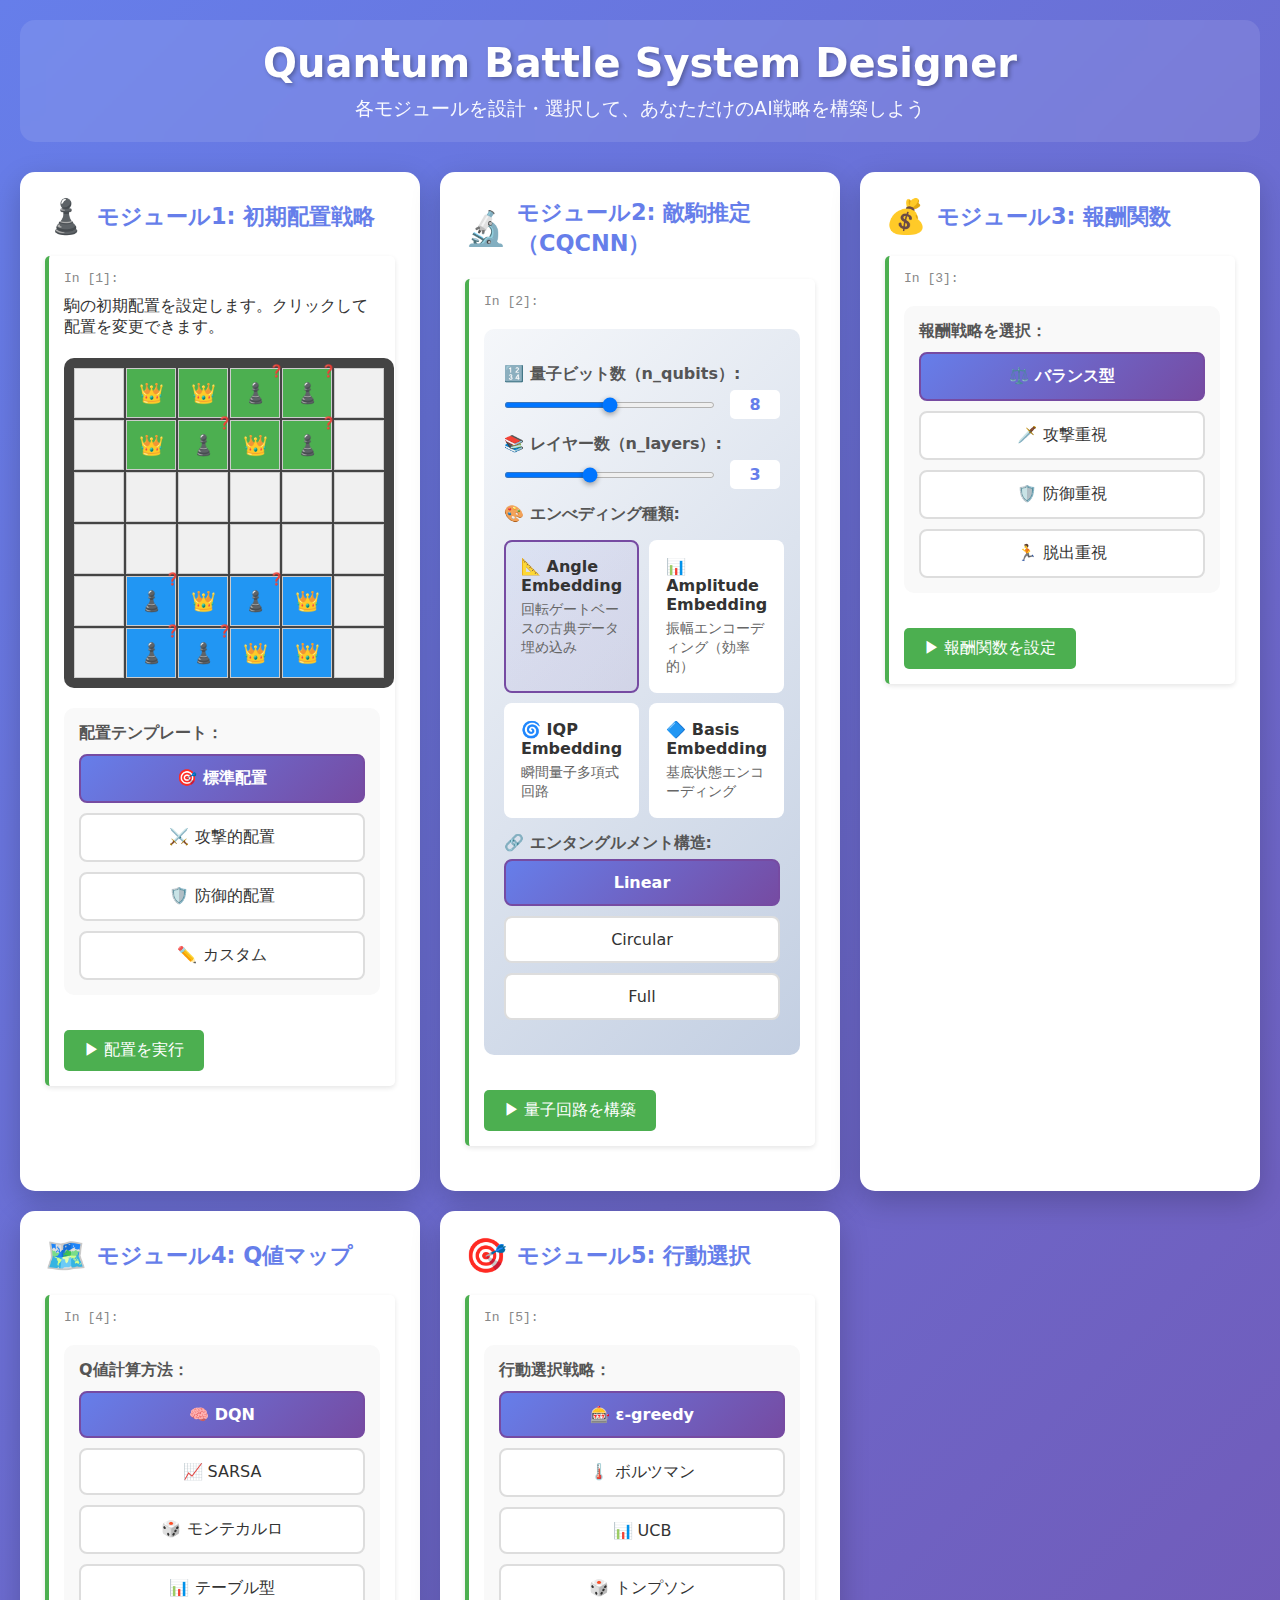
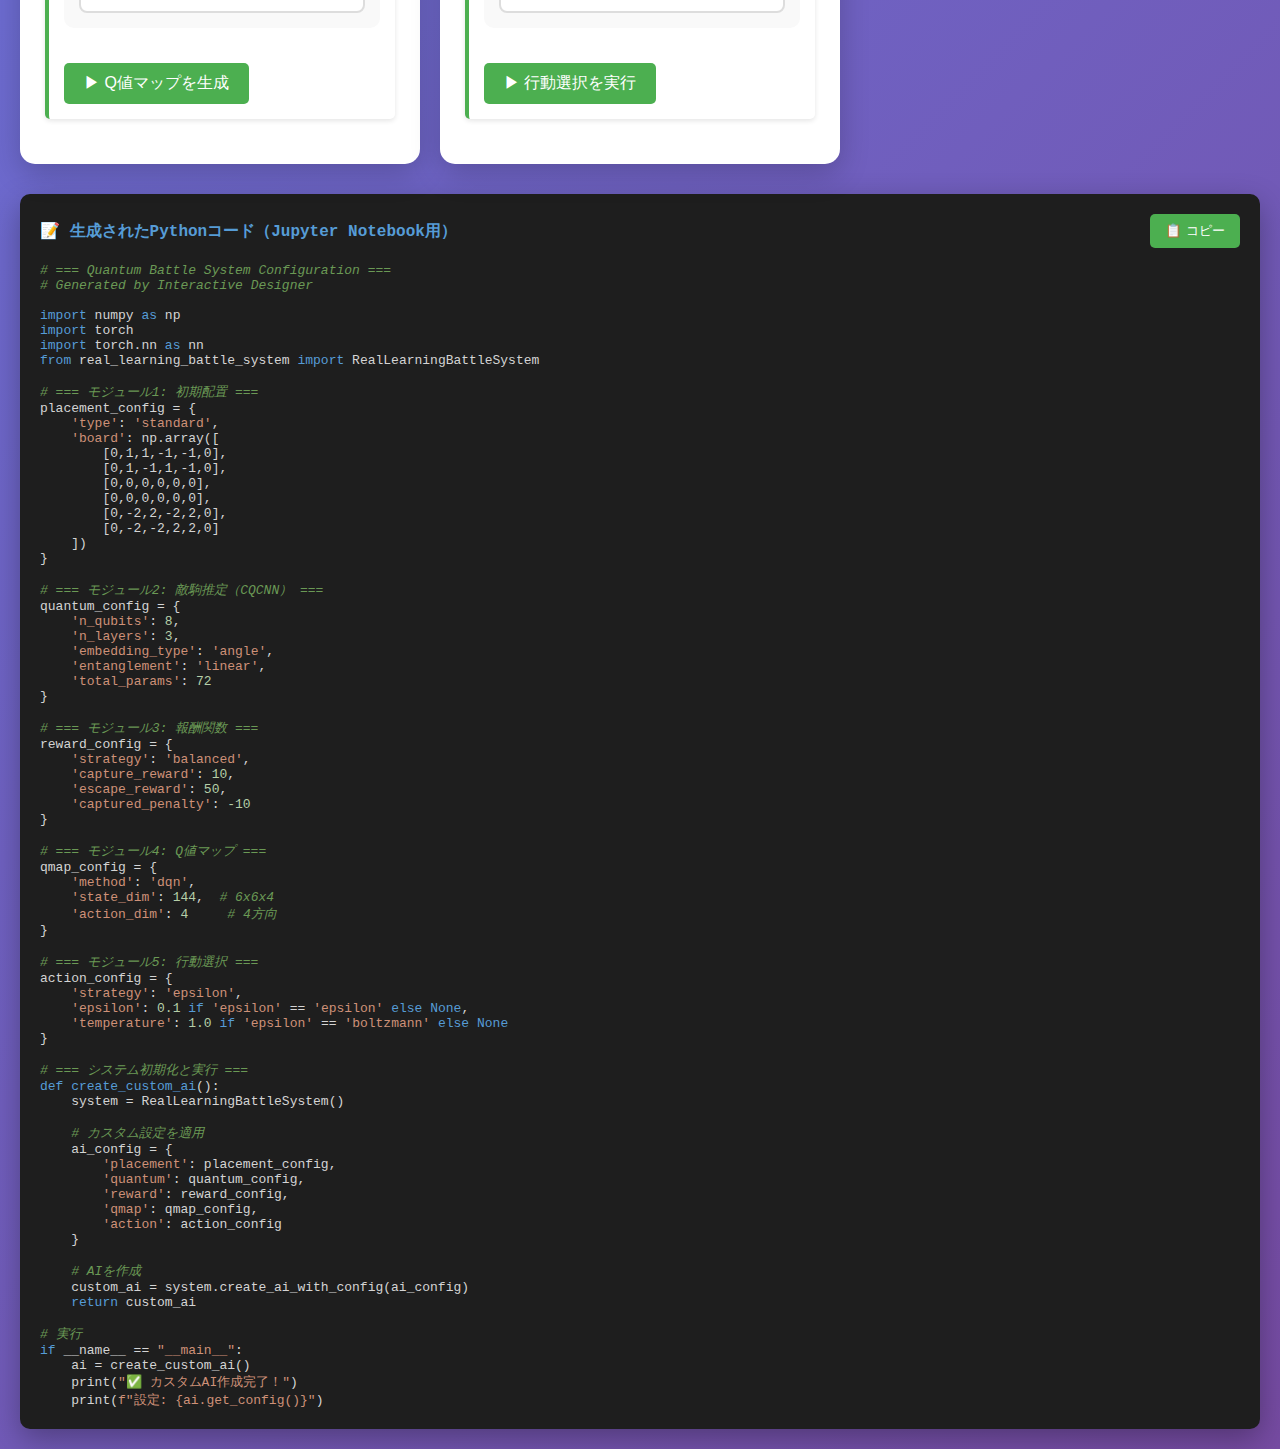
<file: .history/quantum_battle_design_notebook (1)_20250822091930.html>
<!DOCTYPE html>
<html lang="ja">
<head>
    <meta charset="UTF-8">
    <meta name="viewport" content="width=device-width, initial-scale=1.0">
    <title>Quantum Battle System Designer</title>
    <style>
        * {
            margin: 0;
            padding: 0;
            box-sizing: border-box;
        }

        body {
            font-family: 'Segoe UI', system-ui, -apple-system, sans-serif;
            background: linear-gradient(135deg, #667eea 0%, #764ba2 100%);
            min-height: 100vh;
            padding: 20px;
            color: #333;
        }

        .container {
            max-width: 1400px;
            margin: 0 auto;
        }

        .header {
            text-align: center;
            color: white;
            margin-bottom: 30px;
            padding: 20px;
            background: rgba(255, 255, 255, 0.1);
            backdrop-filter: blur(10px);
            border-radius: 15px;
        }

        .header h1 {
            font-size: 2.5em;
            margin-bottom: 10px;
            text-shadow: 2px 2px 4px rgba(0,0,0,0.3);
        }

        .header p {
            font-size: 1.2em;
            opacity: 0.95;
        }

        .module-grid {
            display: grid;
            grid-template-columns: repeat(auto-fit, minmax(400px, 1fr));
            gap: 20px;
            margin-bottom: 30px;
        }

        .module-card {
            background: white;
            border-radius: 15px;
            padding: 25px;
            box-shadow: 0 10px 30px rgba(0,0,0,0.2);
            transition: transform 0.3s ease, box-shadow 0.3s ease;
        }

        .module-card:hover {
            transform: translateY(-5px);
            box-shadow: 0 15px 40px rgba(0,0,0,0.3);
        }

        .module-title {
            font-size: 1.4em;
            font-weight: bold;
            color: #667eea;
            margin-bottom: 15px;
            display: flex;
            align-items: center;
            gap: 10px;
        }

        .module-icon {
            font-size: 1.5em;
        }

        /* 初期配置モジュール */
        .placement-board {
            display: grid;
            grid-template-columns: repeat(6, 50px);
            grid-template-rows: repeat(6, 50px);
            gap: 2px;
            margin: 20px auto;
            background: #444;
            padding: 10px;
            border-radius: 10px;
            width: fit-content;
        }

        .board-cell {
            background: #f0f0f0;
            border: 1px solid #ccc;
            display: flex;
            align-items: center;
            justify-content: center;
            cursor: pointer;
            transition: all 0.3s ease;
            font-size: 20px;
            position: relative;
        }

        .board-cell:hover {
            background: #e0e0e0;
            transform: scale(1.1);
            z-index: 10;
        }

        .board-cell.player-a {
            background: #4CAF50;
            color: white;
        }

        .board-cell.player-b {
            background: #2196F3;
            color: white;
        }

        .board-cell.good {
            font-weight: bold;
        }

        .board-cell.bad::after {
            content: '❓';
            position: absolute;
            top: -5px;
            right: -5px;
            font-size: 12px;
        }

        /* 敵駒推定モジュール */
        .quantum-config {
            background: linear-gradient(135deg, #f5f7fa 0%, #c3cfe2 100%);
            padding: 20px;
            border-radius: 10px;
            margin: 20px 0;
        }

        .config-item {
            margin: 15px 0;
        }

        .config-label {
            font-weight: bold;
            color: #555;
            display: block;
            margin-bottom: 5px;
        }

        .slider-container {
            display: flex;
            align-items: center;
            gap: 15px;
        }

        input[type="range"] {
            flex: 1;
            height: 6px;
            border-radius: 3px;
            background: linear-gradient(to right, #667eea, #764ba2);
            outline: none;
            cursor: pointer;
        }

        input[type="range"]::-webkit-slider-thumb {
            -webkit-appearance: none;
            appearance: none;
            width: 20px;
            height: 20px;
            border-radius: 50%;
            background: white;
            box-shadow: 0 2px 5px rgba(0,0,0,0.3);
            cursor: pointer;
        }

        .value-display {
            background: white;
            padding: 5px 10px;
            border-radius: 5px;
            min-width: 50px;
            text-align: center;
            font-weight: bold;
            color: #667eea;
        }

        /* エンべディング選択 */
        .embedding-options {
            display: grid;
            grid-template-columns: repeat(2, 1fr);
            gap: 10px;
            margin: 15px 0;
        }

        .embedding-card {
            background: white;
            padding: 15px;
            border-radius: 8px;
            border: 2px solid transparent;
            cursor: pointer;
            transition: all 0.3s ease;
        }

        .embedding-card:hover {
            border-color: #667eea;
            transform: translateY(-2px);
            box-shadow: 0 5px 15px rgba(102, 126, 234, 0.3);
        }

        .embedding-card.selected {
            border-color: #764ba2;
            background: linear-gradient(135deg, rgba(102, 126, 234, 0.1), rgba(118, 75, 162, 0.1));
        }

        .embedding-title {
            font-weight: bold;
            color: #333;
            margin-bottom: 5px;
        }

        .embedding-desc {
            font-size: 0.9em;
            color: #666;
        }

        /* モジュール選択 */
        .module-selector {
            background: #f9f9f9;
            padding: 15px;
            border-radius: 10px;
            margin: 20px 0;
        }

        .selector-title {
            font-weight: bold;
            color: #555;
            margin-bottom: 10px;
        }

        .option-grid {
            display: grid;
            grid-template-columns: repeat(auto-fit, minmax(150px, 1fr));
            gap: 10px;
        }

        .option-button {
            padding: 12px 20px;
            border: 2px solid #ddd;
            background: white;
            border-radius: 8px;
            cursor: pointer;
            transition: all 0.3s ease;
            text-align: center;
        }

        .option-button:hover {
            border-color: #667eea;
            background: linear-gradient(135deg, rgba(102, 126, 234, 0.05), rgba(118, 75, 162, 0.05));
            transform: translateY(-2px);
        }

        .option-button.selected {
            border-color: #764ba2;
            background: linear-gradient(135deg, #667eea, #764ba2);
            color: white;
            font-weight: bold;
        }

        /* コード生成エリア */
        .code-output {
            background: #1e1e1e;
            color: #d4d4d4;
            padding: 20px;
            border-radius: 10px;
            margin-top: 30px;
            font-family: 'Consolas', 'Monaco', monospace;
            overflow-x: auto;
            box-shadow: 0 10px 30px rgba(0,0,0,0.3);
        }

        .code-header {
            color: #569cd6;
            font-weight: bold;
            margin-bottom: 15px;
            display: flex;
            justify-content: space-between;
            align-items: center;
        }

        .copy-button {
            background: #4CAF50;
            color: white;
            border: none;
            padding: 8px 15px;
            border-radius: 5px;
            cursor: pointer;
            transition: background 0.3s ease;
        }

        .copy-button:hover {
            background: #45a049;
        }

        .code-line {
            margin: 5px 0;
            line-height: 1.6;
        }

        .code-keyword {
            color: #569cd6;
        }

        .code-string {
            color: #ce9178;
        }

        .code-number {
            color: #b5cea8;
        }

        .code-comment {
            color: #6a9955;
            font-style: italic;
        }

        /* アニメーション */
        @keyframes pulse {
            0% { transform: scale(1); }
            50% { transform: scale(1.05); }
            100% { transform: scale(1); }
        }

        .pulse {
            animation: pulse 2s infinite;
        }

        /* Jupyter Notebook スタイル */
        .notebook-cell {
            background: white;
            border-left: 4px solid #4CAF50;
            margin: 20px 0;
            padding: 15px;
            border-radius: 5px;
            box-shadow: 0 2px 5px rgba(0,0,0,0.1);
        }

        .cell-number {
            color: #888;
            font-family: monospace;
            margin-bottom: 10px;
        }

        .run-button {
            background: #4CAF50;
            color: white;
            border: none;
            padding: 10px 20px;
            border-radius: 5px;
            cursor: pointer;
            font-size: 1em;
            margin-top: 15px;
            transition: background 0.3s ease;
        }

        .run-button:hover {
            background: #45a049;
        }

        .output-area {
            background: #f5f5f5;
            padding: 15px;
            border-radius: 5px;
            margin-top: 15px;
            font-family: monospace;
            white-space: pre-wrap;
        }
    </style>
</head>
<body>
    <div class="container">
        <div class="header">
            <h1>Quantum Battle System Designer</h1>
            <p>各モジュールを設計・選択して、あなただけのAI戦略を構築しよう</p>
        </div>

        <div class="module-grid">
            <!-- モジュール1: 初期配置 -->
            <div class="module-card">
                <div class="module-title">
                    <span class="module-icon">♟️</span>
                    モジュール1: 初期配置戦略
                </div>
                
                <div class="notebook-cell">
                    <div class="cell-number">In [1]:</div>
                    <p>駒の初期配置を設定します。クリックして配置を変更できます。</p>
                    
                    <div class="placement-board" id="placementBoard">
                        <!-- ボードは JavaScript で生成 -->
                    </div>
                    
                    <div class="module-selector">
                        <div class="selector-title">配置テンプレート：</div>
                        <div class="option-grid">
                            <div class="option-button selected" onclick="selectPlacement('standard')">
                                🎯 標準配置
                            </div>
                            <div class="option-button" onclick="selectPlacement('aggressive')">
                                ⚔️ 攻撃的配置
                            </div>
                            <div class="option-button" onclick="selectPlacement('defensive')">
                                🛡️ 防御的配置
                            </div>
                            <div class="option-button" onclick="selectPlacement('custom')">
                                ✏️ カスタム
                            </div>
                        </div>
                    </div>
                    
                    <button class="run-button" onclick="runPlacement()">▶ 配置を実行</button>
                    <div class="output-area" id="placementOutput" style="display: none;"></div>
                </div>
            </div>

            <!-- モジュール2: 敵駒推定 -->
            <div class="module-card">
                <div class="module-title">
                    <span class="module-icon">🔬</span>
                    モジュール2: 敵駒推定（CQCNN）
                </div>
                
                <div class="notebook-cell">
                    <div class="cell-number">In [2]:</div>
                    <div class="quantum-config">
                        <div class="config-item">
                            <label class="config-label">🔢 量子ビット数（n_qubits）:</label>
                            <div class="slider-container">
                                <input type="range" id="qubitsSlider" min="4" max="12" value="8" 
                                       oninput="updateValue('qubits', this.value)">
                                <div class="value-display" id="qubitsValue">8</div>
                            </div>
                        </div>
                        
                        <div class="config-item">
                            <label class="config-label">📚 レイヤー数（n_layers）:</label>
                            <div class="slider-container">
                                <input type="range" id="layersSlider" min="1" max="6" value="3" 
                                       oninput="updateValue('layers', this.value)">
                                <div class="value-display" id="layersValue">3</div>
                            </div>
                        </div>
                        
                        <div class="config-item">
                            <label class="config-label">🎨 エンべディング種類:</label>
                            <div class="embedding-options">
                                <div class="embedding-card selected" onclick="selectEmbedding('angle')">
                                    <div class="embedding-title">📐 Angle Embedding</div>
                                    <div class="embedding-desc">回転ゲートベースの古典データ埋め込み</div>
                                </div>
                                <div class="embedding-card" onclick="selectEmbedding('amplitude')">
                                    <div class="embedding-title">📊 Amplitude Embedding</div>
                                    <div class="embedding-desc">振幅エンコーディング（効率的）</div>
                                </div>
                                <div class="embedding-card" onclick="selectEmbedding('iqp')">
                                    <div class="embedding-title">🌀 IQP Embedding</div>
                                    <div class="embedding-desc">瞬間量子多項式回路</div>
                                </div>
                                <div class="embedding-card" onclick="selectEmbedding('basis')">
                                    <div class="embedding-title">🔷 Basis Embedding</div>
                                    <div class="embedding-desc">基底状態エンコーディング</div>
                                </div>
                            </div>
                        </div>
                        
                        <div class="config-item">
                            <label class="config-label">🔗 エンタングルメント構造:</label>
                            <div class="option-grid">
                                <div class="option-button selected" onclick="selectEntanglement('linear')">
                                    Linear
                                </div>
                                <div class="option-button" onclick="selectEntanglement('circular')">
                                    Circular
                                </div>
                                <div class="option-button" onclick="selectEntanglement('full')">
                                    Full
                                </div>
                            </div>
                        </div>
                    </div>
                    
                    <button class="run-button" onclick="runQuantumConfig()">▶ 量子回路を構築</button>
                    <div class="output-area" id="quantumOutput" style="display: none;"></div>
                </div>
            </div>

            <!-- モジュール3: 報酬関数 -->
            <div class="module-card">
                <div class="module-title">
                    <span class="module-icon">💰</span>
                    モジュール3: 報酬関数
                </div>
                
                <div class="notebook-cell">
                    <div class="cell-number">In [3]:</div>
                    <div class="module-selector">
                        <div class="selector-title">報酬戦略を選択：</div>
                        <div class="option-grid">
                            <div class="option-button selected" onclick="selectReward('balanced')">
                                ⚖️ バランス型
                            </div>
                            <div class="option-button" onclick="selectReward('aggressive')">
                                🗡️ 攻撃重視
                            </div>
                            <div class="option-button" onclick="selectReward('defensive')">
                                🛡️ 防御重視
                            </div>
                            <div class="option-button" onclick="selectReward('escape')">
                                🏃 脱出重視
                            </div>
                        </div>
                    </div>
                    
                    <button class="run-button" onclick="runReward()">▶ 報酬関数を設定</button>
                    <div class="output-area" id="rewardOutput" style="display: none;"></div>
                </div>
            </div>

            <!-- モジュール4: Q値マップ -->
            <div class="module-card">
                <div class="module-title">
                    <span class="module-icon">🗺️</span>
                    モジュール4: Q値マップ
                </div>
                
                <div class="notebook-cell">
                    <div class="cell-number">In [4]:</div>
                    <div class="module-selector">
                        <div class="selector-title">Q値計算方法：</div>
                        <div class="option-grid">
                            <div class="option-button selected" onclick="selectQMap('dqn')">
                                🧠 DQN
                            </div>
                            <div class="option-button" onclick="selectQMap('sarsa')">
                                📈 SARSA
                            </div>
                            <div class="option-button" onclick="selectQMap('montecarlo')">
                                🎲 モンテカルロ
                            </div>
                            <div class="option-button" onclick="selectQMap('tabular')">
                                📊 テーブル型
                            </div>
                        </div>
                    </div>
                    
                    <button class="run-button" onclick="runQMap()">▶ Q値マップを生成</button>
                    <div class="output-area" id="qmapOutput" style="display: none;"></div>
                </div>
            </div>

            <!-- モジュール5: 行動選択 -->
            <div class="module-card">
                <div class="module-title">
                    <span class="module-icon">🎯</span>
                    モジュール5: 行動選択
                </div>
                
                <div class="notebook-cell">
                    <div class="cell-number">In [5]:</div>
                    <div class="module-selector">
                        <div class="selector-title">行動選択戦略：</div>
                        <div class="option-grid">
                            <div class="option-button selected" onclick="selectAction('epsilon')">
                                🎰 ε-greedy
                            </div>
                            <div class="option-button" onclick="selectAction('boltzmann')">
                                🌡️ ボルツマン
                            </div>
                            <div class="option-button" onclick="selectAction('ucb')">
                                📊 UCB
                            </div>
                            <div class="option-button" onclick="selectAction('thompson')">
                                🎲 トンプソン
                            </div>
                        </div>
                    </div>
                    
                    <button class="run-button" onclick="runAction()">▶ 行動選択を実行</button>
                    <div class="output-area" id="actionOutput" style="display: none;"></div>
                </div>
            </div>
        </div>

        <!-- 統合コード生成 -->
        <div class="code-output">
            <div class="code-header">
                <span>📝 生成されたPythonコード（Jupyter Notebook用）</span>
                <button class="copy-button" onclick="copyCode()">📋 コピー</button>
            </div>
            <pre id="generatedCode"></pre>
        </div>
    </div>

    <script>
        // グローバル変数
        let currentConfig = {
            placement: 'standard',
            qubits: 8,
            layers: 3,
            embedding: 'angle',
            entanglement: 'linear',
            reward: 'balanced',
            qmap: 'dqn',
            action: 'epsilon',
            board: Array(6).fill().map(() => Array(6).fill(0))
        };

        // 初期化
        document.addEventListener('DOMContentLoaded', function() {
            initializeBoard();
            updateCode();
        });

        // ボード初期化
        function initializeBoard() {
            const board = document.getElementById('placementBoard');
            board.innerHTML = '';
            
            // 標準配置
            const standardPlacement = {
                // Player A (rows 0-1)
                '0,1': 'A-good', '0,2': 'A-good', '0,3': 'A-bad', '0,4': 'A-bad',
                '1,1': 'A-good', '1,2': 'A-bad', '1,3': 'A-good', '1,4': 'A-bad',
                // Player B (rows 4-5)
                '4,1': 'B-bad', '4,2': 'B-good', '4,3': 'B-bad', '4,4': 'B-good',
                '5,1': 'B-bad', '5,2': 'B-bad', '5,3': 'B-good', '5,4': 'B-good'
            };
            
            for (let row = 0; row < 6; row++) {
                for (let col = 0; col < 6; col++) {
                    const cell = document.createElement('div');
                    cell.className = 'board-cell';
                    cell.dataset.row = row;
                    cell.dataset.col = col;
                    
                    const key = `${row},${col}`;
                    if (standardPlacement[key]) {
                        const [player, type] = standardPlacement[key].split('-');
                        cell.classList.add(`player-${player.toLowerCase()}`, type);
                        cell.textContent = type === 'good' ? '👑' : '♟️';
                        currentConfig.board[row][col] = player === 'A' ? 
                            (type === 'good' ? 1 : -1) : 
                            (type === 'good' ? 2 : -2);
                    }
                    
                    cell.onclick = () => togglePiece(row, col);
                    board.appendChild(cell);
                }
            }
        }

        // 駒の切り替え
        function togglePiece(row, col) {
            if (currentConfig.placement !== 'custom') {
                currentConfig.placement = 'custom';
                document.querySelectorAll('.module-selector .option-button').forEach(btn => {
                    btn.classList.remove('selected');
                    if (btn.textContent.includes('カスタム')) {
                        btn.classList.add('selected');
                    }
                });
            }
            
            const cell = document.querySelector(`[data-row="${row}"][data-col="${col}"]`);
            const current = currentConfig.board[row][col];
            
            // サイクル: 0 -> A-good -> A-bad -> B-good -> B-bad -> 0
            const cycle = [0, 1, -1, 2, -2];
            const nextIndex = (cycle.indexOf(current) + 1) % cycle.length;
            const next = cycle[nextIndex];
            
            currentConfig.board[row][col] = next;
            
            // UIを更新
            cell.className = 'board-cell';
            cell.textContent = '';
            
            if (next !== 0) {
                const player = Math.abs(next) === 1 ? 'a' : 'b';
                const type = next > 0 ? 'good' : 'bad';
                cell.classList.add(`player-${player}`, type);
                cell.textContent = type === 'good' ? '👑' : '♟️';
            }
            
            updateCode();
        }

        // 配置選択
        function selectPlacement(type) {
            currentConfig.placement = type;
            document.querySelectorAll('.module-selector .option-button').forEach(btn => {
                btn.classList.remove('selected');
            });
            event.target.classList.add('selected');
            
            if (type !== 'custom') {
                // プリセット配置を適用
                initializeBoard();
            }
            updateCode();
        }

        // 値の更新
        function updateValue(type, value) {
            currentConfig[type] = parseInt(value);
            document.getElementById(`${type}Value`).textContent = value;
            updateCode();
        }

        // エンべディング選択
        function selectEmbedding(type) {
            currentConfig.embedding = type;
            document.querySelectorAll('.embedding-card').forEach(card => {
                card.classList.remove('selected');
            });
            event.target.closest('.embedding-card').classList.add('selected');
            updateCode();
        }

        // エンタングルメント選択
        function selectEntanglement(type) {
            currentConfig.entanglement = type;
            document.querySelectorAll('.config-item .option-button').forEach(btn => {
                btn.classList.remove('selected');
            });
            event.target.classList.add('selected');
            updateCode();
        }

        // 各モジュール選択
        function selectReward(type) {
            currentConfig.reward = type;
            updateSelection(event.target);
            updateCode();
        }

        function selectQMap(type) {
            currentConfig.qmap = type;
            updateSelection(event.target);
            updateCode();
        }

        function selectAction(type) {
            currentConfig.action = type;
            updateSelection(event.target);
            updateCode();
        }

        function updateSelection(target) {
            target.parentElement.querySelectorAll('.option-button').forEach(btn => {
                btn.classList.remove('selected');
            });
            target.classList.add('selected');
        }

        // 実行ボタン
        function runPlacement() {
            const output = document.getElementById('placementOutput');
            output.style.display = 'block';
            output.textContent = `✅ 初期配置設定完了\n配置タイプ: ${currentConfig.placement}\n善玉の位置: ${countPieces('good')}個\n悪玉の位置: ${countPieces('bad')}個`;
        }

        function runQuantumConfig() {
            const output = document.getElementById('quantumOutput');
            output.style.display = 'block';
            output.textContent = `✅ 量子回路構築完了\n量子ビット数: ${currentConfig.qubits}\nレイヤー数: ${currentConfig.layers}\nエンべディング: ${currentConfig.embedding}\nエンタングルメント: ${currentConfig.entanglement}\n総パラメータ数: ${currentConfig.qubits * currentConfig.layers * 3}`;
        }

        function runReward() {
            const output = document.getElementById('rewardOutput');
            output.style.display = 'block';
            const rewards = {
                balanced: '捕獲: +10, 脱出: +50, 被捕獲: -10',
                aggressive: '捕獲: +20, 脱出: +30, 被捕獲: -5',
                defensive: '捕獲: +5, 脱出: +40, 被捕獲: -20',
                escape: '捕獲: +5, 脱出: +100, 被捕獲: -10'
            };
            output.textContent = `✅ 報酬関数設定完了\n戦略: ${currentConfig.reward}\n${rewards[currentConfig.reward]}`;
        }

        function runQMap() {
            const output = document.getElementById('qmapOutput');
            output.style.display = 'block';
            output.textContent = `✅ Q値マップ生成完了\n方法: ${currentConfig.qmap}\n状態空間: 6x6x4 = 144次元\n行動空間: 4方向`;
        }

        function runAction() {
            const output = document.getElementById('actionOutput');
            output.style.display = 'block';
            const strategies = {
                epsilon: 'ε=0.1で10%の確率でランダム探索',
                boltzmann: '温度τ=1.0でソフトマックス選択',
                ucb: '信頼区間による楽観的探索',
                thompson: 'ベイズ的確率分布からサンプリング'
            };
            output.textContent = `✅ 行動選択戦略設定完了\n戦略: ${currentConfig.action}\n${strategies[currentConfig.action]}`;
        }

        // ヘルパー関数
        function countPieces(type) {
            let count = 0;
            for (let row of currentConfig.board) {
                for (let val of row) {
                    if (type === 'good' && (val === 1 || val === 2)) count++;
                    if (type === 'bad' && (val === -1 || val === -2)) count++;
                }
            }
            return count;
        }

        // コード生成
        function updateCode() {
            const code = `<span class="code-comment"># === Quantum Battle System Configuration ===</span>
<span class="code-comment"># Generated by Interactive Designer</span>

<span class="code-keyword">import</span> numpy <span class="code-keyword">as</span> np
<span class="code-keyword">import</span> torch
<span class="code-keyword">import</span> torch.nn <span class="code-keyword">as</span> nn
<span class="code-keyword">from</span> real_learning_battle_system <span class="code-keyword">import</span> RealLearningBattleSystem

<span class="code-comment"># === モジュール1: 初期配置 ===</span>
placement_config = {
    <span class="code-string">'type'</span>: <span class="code-string">'${currentConfig.placement}'</span>,
    <span class="code-string">'board'</span>: np.array([
${currentConfig.board.map(row => '        ' + JSON.stringify(row)).join(',\n')}
    ])
}

<span class="code-comment"># === モジュール2: 敵駒推定（CQCNN） ===</span>
quantum_config = {
    <span class="code-string">'n_qubits'</span>: <span class="code-number">${currentConfig.qubits}</span>,
    <span class="code-string">'n_layers'</span>: <span class="code-number">${currentConfig.layers}</span>,
    <span class="code-string">'embedding_type'</span>: <span class="code-string">'${currentConfig.embedding}'</span>,
    <span class="code-string">'entanglement'</span>: <span class="code-string">'${currentConfig.entanglement}'</span>,
    <span class="code-string">'total_params'</span>: <span class="code-number">${currentConfig.qubits * currentConfig.layers * 3}</span>
}

<span class="code-comment"># === モジュール3: 報酬関数 ===</span>
reward_config = {
    <span class="code-string">'strategy'</span>: <span class="code-string">'${currentConfig.reward}'</span>,
    <span class="code-string">'capture_reward'</span>: <span class="code-number">${currentConfig.reward === 'aggressive' ? 20 : currentConfig.reward === 'defensive' ? 5 : 10}</span>,
    <span class="code-string">'escape_reward'</span>: <span class="code-number">${currentConfig.reward === 'escape' ? 100 : currentConfig.reward === 'defensive' ? 40 : currentConfig.reward === 'aggressive' ? 30 : 50}</span>,
    <span class="code-string">'captured_penalty'</span>: <span class="code-number">${currentConfig.reward === 'defensive' ? -20 : currentConfig.reward === 'aggressive' ? -5 : -10}</span>
}

<span class="code-comment"># === モジュール4: Q値マップ ===</span>
qmap_config = {
    <span class="code-string">'method'</span>: <span class="code-string">'${currentConfig.qmap}'</span>,
    <span class="code-string">'state_dim'</span>: <span class="code-number">144</span>,  <span class="code-comment"># 6x6x4</span>
    <span class="code-string">'action_dim'</span>: <span class="code-number">4</span>     <span class="code-comment"># 4方向</span>
}

<span class="code-comment"># === モジュール5: 行動選択 ===</span>
action_config = {
    <span class="code-string">'strategy'</span>: <span class="code-string">'${currentConfig.action}'</span>,
    <span class="code-string">'epsilon'</span>: <span class="code-number">0.1</span> <span class="code-keyword">if</span> <span class="code-string">'${currentConfig.action}'</span> == <span class="code-string">'epsilon'</span> <span class="code-keyword">else</span> <span class="code-keyword">None</span>,
    <span class="code-string">'temperature'</span>: <span class="code-number">1.0</span> <span class="code-keyword">if</span> <span class="code-string">'${currentConfig.action}'</span> == <span class="code-string">'boltzmann'</span> <span class="code-keyword">else</span> <span class="code-keyword">None</span>
}

<span class="code-comment"># === システム初期化と実行 ===</span>
<span class="code-keyword">def</span> <span class="code-keyword">create_custom_ai</span>():
    system = RealLearningBattleSystem()
    
    <span class="code-comment"># カスタム設定を適用</span>
    ai_config = {
        <span class="code-string">'placement'</span>: placement_config,
        <span class="code-string">'quantum'</span>: quantum_config,
        <span class="code-string">'reward'</span>: reward_config,
        <span class="code-string">'qmap'</span>: qmap_config,
        <span class="code-string">'action'</span>: action_config
    }
    
    <span class="code-comment"># AIを作成</span>
    custom_ai = system.create_ai_with_config(ai_config)
    <span class="code-keyword">return</span> custom_ai

<span class="code-comment"># 実行</span>
<span class="code-keyword">if</span> __name__ == <span class="code-string">"__main__"</span>:
    ai = create_custom_ai()
    print(<span class="code-string">"✅ カスタムAI作成完了！"</span>)
    print(<span class="code-string">f"設定: {ai.get_config()}"</span>)
`;
            
            document.getElementById('generatedCode').innerHTML = code;
        }

        // コードコピー
        function copyCode() {
            const codeElement = document.getElementById('generatedCode');
            const textArea = document.createElement('textarea');
            textArea.value = codeElement.textContent;
            document.body.appendChild(textArea);
            textArea.select();
            document.execCommand('copy');
            document.body.removeChild(textArea);
            
            const button = event.target;
            const originalText = button.textContent;
            button.textContent = '✅ コピー完了！';
            setTimeout(() => {
                button.textContent = originalText;
            }, 2000);
        }
    </script>
</body>
</html>
</file>
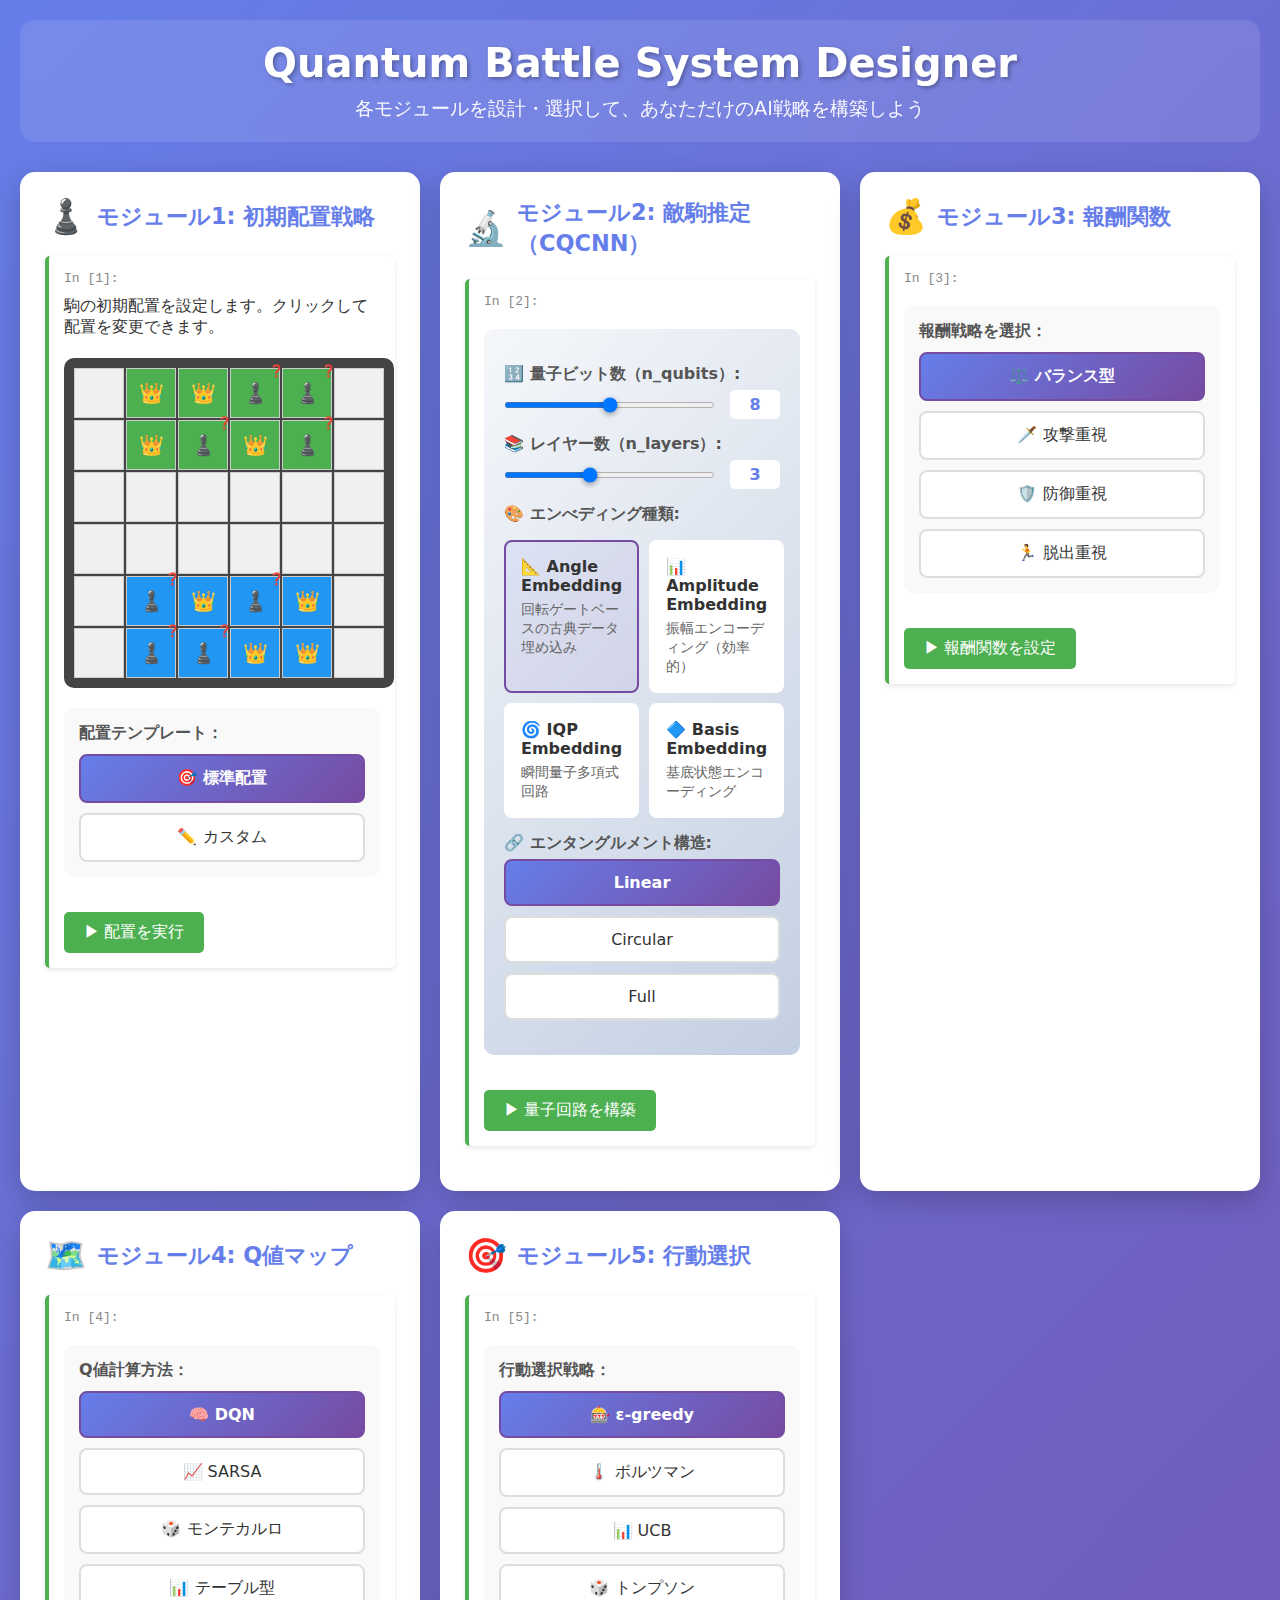
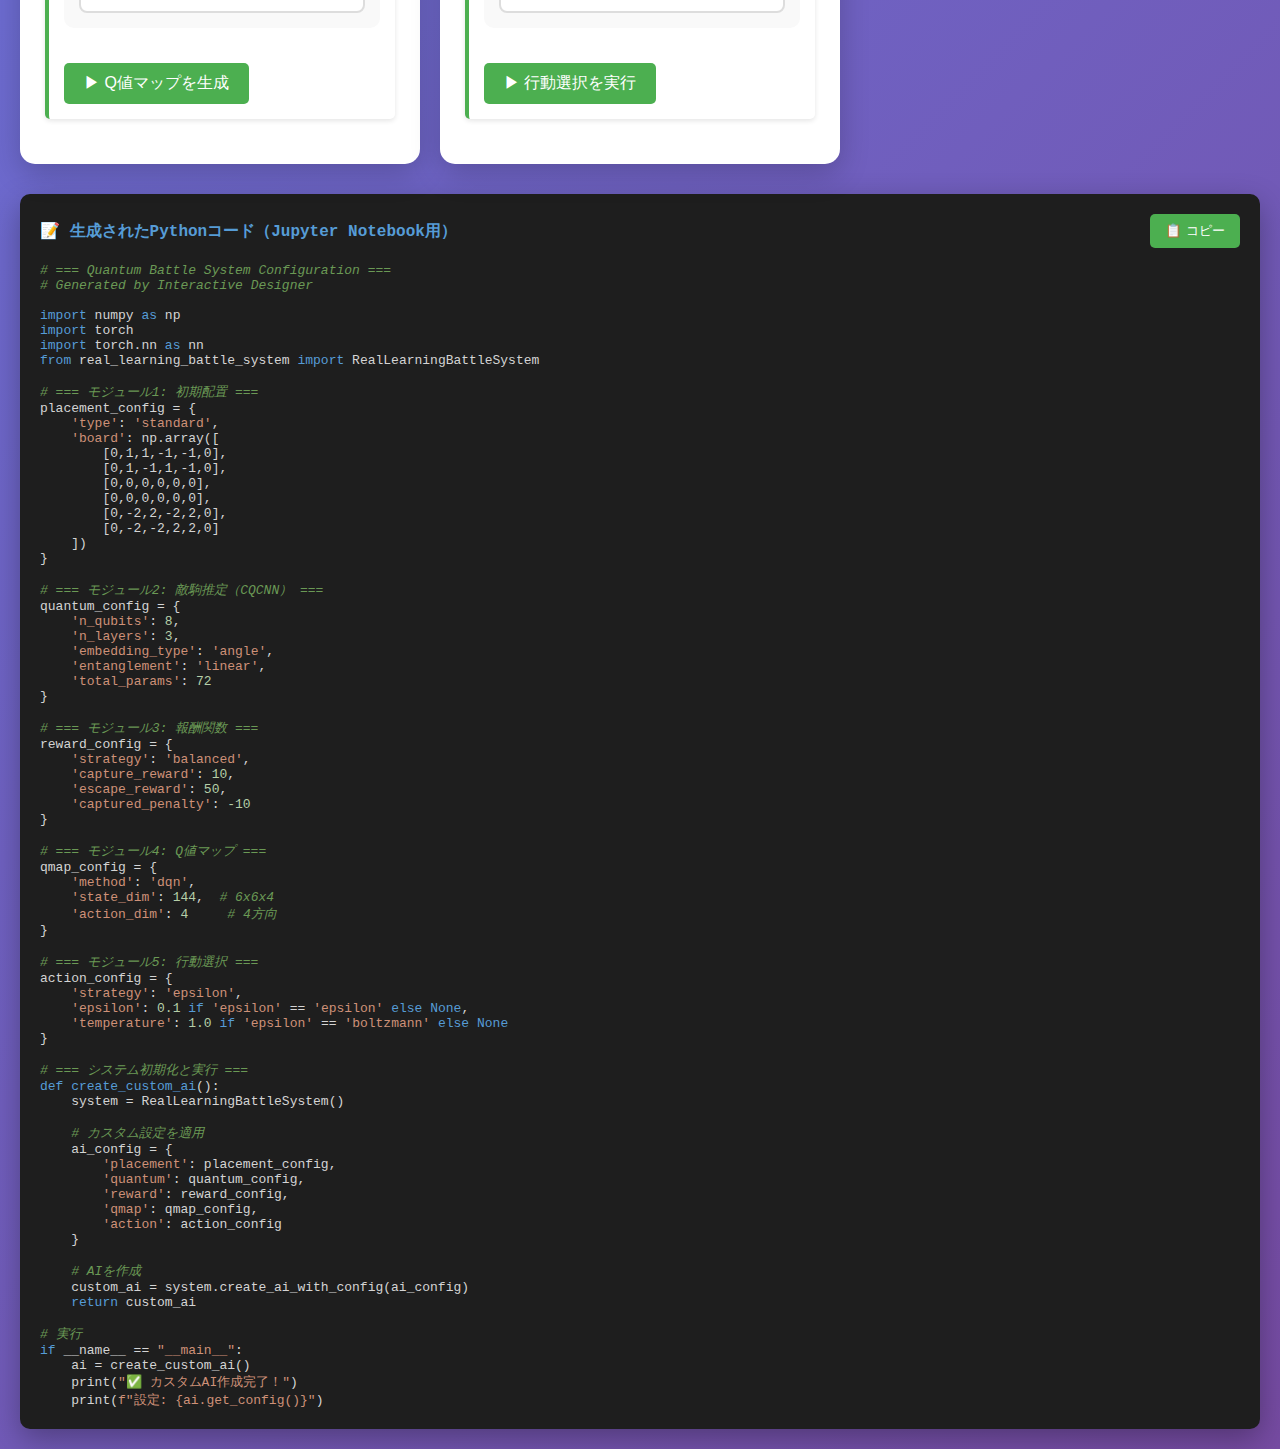
<file: .history/quantum_battle_design_notebook_20250822092253.html>
<!DOCTYPE html>
<html lang="ja">
<head>
    <meta charset="UTF-8">
    <meta name="viewport" content="width=device-width, initial-scale=1.0">
    <title>Quantum Battle System Designer</title>
    <style>
        * {
            margin: 0;
            padding: 0;
            box-sizing: border-box;
        }

        body {
            font-family: 'Segoe UI', system-ui, -apple-system, sans-serif;
            background: linear-gradient(135deg, #667eea 0%, #764ba2 100%);
            min-height: 100vh;
            padding: 20px;
            color: #333;
        }

        .container {
            max-width: 1400px;
            margin: 0 auto;
        }

        .header {
            text-align: center;
            color: white;
            margin-bottom: 30px;
            padding: 20px;
            background: rgba(255, 255, 255, 0.1);
            backdrop-filter: blur(10px);
            border-radius: 15px;
        }

        .header h1 {
            font-size: 2.5em;
            margin-bottom: 10px;
            text-shadow: 2px 2px 4px rgba(0,0,0,0.3);
        }

        .header p {
            font-size: 1.2em;
            opacity: 0.95;
        }

        .module-grid {
            display: grid;
            grid-template-columns: repeat(auto-fit, minmax(400px, 1fr));
            gap: 20px;
            margin-bottom: 30px;
        }

        .module-card {
            background: white;
            border-radius: 15px;
            padding: 25px;
            box-shadow: 0 10px 30px rgba(0,0,0,0.2);
            transition: transform 0.3s ease, box-shadow 0.3s ease;
        }

        .module-card:hover {
            transform: translateY(-5px);
            box-shadow: 0 15px 40px rgba(0,0,0,0.3);
        }

        .module-title {
            font-size: 1.4em;
            font-weight: bold;
            color: #667eea;
            margin-bottom: 15px;
            display: flex;
            align-items: center;
            gap: 10px;
        }

        .module-icon {
            font-size: 1.5em;
        }

        /* 初期配置モジュール */
        .placement-board {
            display: grid;
            grid-template-columns: repeat(6, 50px);
            grid-template-rows: repeat(6, 50px);
            gap: 2px;
            margin: 20px auto;
            background: #444;
            padding: 10px;
            border-radius: 10px;
            width: fit-content;
        }

        .board-cell {
            background: #f0f0f0;
            border: 1px solid #ccc;
            display: flex;
            align-items: center;
            justify-content: center;
            cursor: pointer;
            transition: all 0.3s ease;
            font-size: 20px;
            position: relative;
        }

        .board-cell:hover {
            background: #e0e0e0;
            transform: scale(1.1);
            z-index: 10;
        }

        .board-cell.player-a {
            background: #4CAF50;
            color: white;
        }

        .board-cell.player-b {
            background: #2196F3;
            color: white;
        }

        .board-cell.good {
            font-weight: bold;
        }

        .board-cell.bad::after {
            content: '❓';
            position: absolute;
            top: -5px;
            right: -5px;
            font-size: 12px;
        }

        /* 敵駒推定モジュール */
        .quantum-config {
            background: linear-gradient(135deg, #f5f7fa 0%, #c3cfe2 100%);
            padding: 20px;
            border-radius: 10px;
            margin: 20px 0;
        }

        .config-item {
            margin: 15px 0;
        }

        .config-label {
            font-weight: bold;
            color: #555;
            display: block;
            margin-bottom: 5px;
        }

        .slider-container {
            display: flex;
            align-items: center;
            gap: 15px;
        }

        input[type="range"] {
            flex: 1;
            height: 6px;
            border-radius: 3px;
            background: linear-gradient(to right, #667eea, #764ba2);
            outline: none;
            cursor: pointer;
        }

        input[type="range"]::-webkit-slider-thumb {
            -webkit-appearance: none;
            appearance: none;
            width: 20px;
            height: 20px;
            border-radius: 50%;
            background: white;
            box-shadow: 0 2px 5px rgba(0,0,0,0.3);
            cursor: pointer;
        }

        .value-display {
            background: white;
            padding: 5px 10px;
            border-radius: 5px;
            min-width: 50px;
            text-align: center;
            font-weight: bold;
            color: #667eea;
        }

        /* エンべディング選択 */
        .embedding-options {
            display: grid;
            grid-template-columns: repeat(2, 1fr);
            gap: 10px;
            margin: 15px 0;
        }

        .embedding-card {
            background: white;
            padding: 15px;
            border-radius: 8px;
            border: 2px solid transparent;
            cursor: pointer;
            transition: all 0.3s ease;
        }

        .embedding-card:hover {
            border-color: #667eea;
            transform: translateY(-2px);
            box-shadow: 0 5px 15px rgba(102, 126, 234, 0.3);
        }

        .embedding-card.selected {
            border-color: #764ba2;
            background: linear-gradient(135deg, rgba(102, 126, 234, 0.1), rgba(118, 75, 162, 0.1));
        }

        .embedding-title {
            font-weight: bold;
            color: #333;
            margin-bottom: 5px;
        }

        .embedding-desc {
            font-size: 0.9em;
            color: #666;
        }

        /* モジュール選択 */
        .module-selector {
            background: #f9f9f9;
            padding: 15px;
            border-radius: 10px;
            margin: 20px 0;
        }

        .selector-title {
            font-weight: bold;
            color: #555;
            margin-bottom: 10px;
        }

        .option-grid {
            display: grid;
            grid-template-columns: repeat(auto-fit, minmax(150px, 1fr));
            gap: 10px;
        }

        .option-button {
            padding: 12px 20px;
            border: 2px solid #ddd;
            background: white;
            border-radius: 8px;
            cursor: pointer;
            transition: all 0.3s ease;
            text-align: center;
        }

        .option-button:hover {
            border-color: #667eea;
            background: linear-gradient(135deg, rgba(102, 126, 234, 0.05), rgba(118, 75, 162, 0.05));
            transform: translateY(-2px);
        }

        .option-button.selected {
            border-color: #764ba2;
            background: linear-gradient(135deg, #667eea, #764ba2);
            color: white;
            font-weight: bold;
        }

        /* コード生成エリア */
        .code-output {
            background: #1e1e1e;
            color: #d4d4d4;
            padding: 20px;
            border-radius: 10px;
            margin-top: 30px;
            font-family: 'Consolas', 'Monaco', monospace;
            overflow-x: auto;
            box-shadow: 0 10px 30px rgba(0,0,0,0.3);
        }

        .code-header {
            color: #569cd6;
            font-weight: bold;
            margin-bottom: 15px;
            display: flex;
            justify-content: space-between;
            align-items: center;
        }

        .copy-button {
            background: #4CAF50;
            color: white;
            border: none;
            padding: 8px 15px;
            border-radius: 5px;
            cursor: pointer;
            transition: background 0.3s ease;
        }

        .copy-button:hover {
            background: #45a049;
        }

        .code-line {
            margin: 5px 0;
            line-height: 1.6;
        }

        .code-keyword {
            color: #569cd6;
        }

        .code-string {
            color: #ce9178;
        }

        .code-number {
            color: #b5cea8;
        }

        .code-comment {
            color: #6a9955;
            font-style: italic;
        }

        /* アニメーション */
        @keyframes pulse {
            0% { transform: scale(1); }
            50% { transform: scale(1.05); }
            100% { transform: scale(1); }
        }

        .pulse {
            animation: pulse 2s infinite;
        }

        /* Jupyter Notebook スタイル */
        .notebook-cell {
            background: white;
            border-left: 4px solid #4CAF50;
            margin: 20px 0;
            padding: 15px;
            border-radius: 5px;
            box-shadow: 0 2px 5px rgba(0,0,0,0.1);
        }

        .cell-number {
            color: #888;
            font-family: monospace;
            margin-bottom: 10px;
        }

        .run-button {
            background: #4CAF50;
            color: white;
            border: none;
            padding: 10px 20px;
            border-radius: 5px;
            cursor: pointer;
            font-size: 1em;
            margin-top: 15px;
            transition: background 0.3s ease;
        }

        .run-button:hover {
            background: #45a049;
        }

        .output-area {
            background: #f5f5f5;
            padding: 15px;
            border-radius: 5px;
            margin-top: 15px;
            font-family: monospace;
            white-space: pre-wrap;
        }
    </style>
</head>
<body>
    <div class="container">
        <div class="header">
            <h1>Quantum Battle System Designer</h1>
            <p>各モジュールを設計・選択して、あなただけのAI戦略を構築しよう</p>
        </div>

        <div class="module-grid">
            <!-- モジュール1: 初期配置 -->
            <div class="module-card">
                <div class="module-title">
                    <span class="module-icon">♟️</span>
                    モジュール1: 初期配置戦略
                </div>
                
                <div class="notebook-cell">
                    <div class="cell-number">In [1]:</div>
                    <p>駒の初期配置を設定します。クリックして配置を変更できます。</p>
                    
                    <div class="placement-board" id="placementBoard">
                        <!-- ボードは JavaScript で生成 -->
                    </div>
                    
                    <div class="module-selector">
                        <div class="selector-title">配置テンプレート：</div>
                        <div class="option-grid">
                            <div class="option-button selected" onclick="selectPlacement('standard')">
                                🎯 標準配置
                            </div>
                            <div class="option-button" onclick="selectPlacement('custom')">
                                ✏️ カスタム
                            </div>
                        </div>
                    </div>
                    
                    <button class="run-button" onclick="runPlacement()">▶ 配置を実行</button>
                    <div class="output-area" id="placementOutput" style="display: none;"></div>
                </div>
            </div>

            <!-- モジュール2: 敵駒推定 -->
            <div class="module-card">
                <div class="module-title">
                    <span class="module-icon">🔬</span>
                    モジュール2: 敵駒推定（CQCNN）
                </div>
                
                <div class="notebook-cell">
                    <div class="cell-number">In [2]:</div>
                    <div class="quantum-config">
                        <div class="config-item">
                            <label class="config-label">🔢 量子ビット数（n_qubits）:</label>
                            <div class="slider-container">
                                <input type="range" id="qubitsSlider" min="4" max="12" value="8" 
                                       oninput="updateValue('qubits', this.value)">
                                <div class="value-display" id="qubitsValue">8</div>
                            </div>
                        </div>
                        
                        <div class="config-item">
                            <label class="config-label">📚 レイヤー数（n_layers）:</label>
                            <div class="slider-container">
                                <input type="range" id="layersSlider" min="1" max="6" value="3" 
                                       oninput="updateValue('layers', this.value)">
                                <div class="value-display" id="layersValue">3</div>
                            </div>
                        </div>
                        
                        <div class="config-item">
                            <label class="config-label">🎨 エンべディング種類:</label>
                            <div class="embedding-options">
                                <div class="embedding-card selected" onclick="selectEmbedding('angle')">
                                    <div class="embedding-title">📐 Angle Embedding</div>
                                    <div class="embedding-desc">回転ゲートベースの古典データ埋め込み</div>
                                </div>
                                <div class="embedding-card" onclick="selectEmbedding('amplitude')">
                                    <div class="embedding-title">📊 Amplitude Embedding</div>
                                    <div class="embedding-desc">振幅エンコーディング（効率的）</div>
                                </div>
                                <div class="embedding-card" onclick="selectEmbedding('iqp')">
                                    <div class="embedding-title">🌀 IQP Embedding</div>
                                    <div class="embedding-desc">瞬間量子多項式回路</div>
                                </div>
                                <div class="embedding-card" onclick="selectEmbedding('basis')">
                                    <div class="embedding-title">🔷 Basis Embedding</div>
                                    <div class="embedding-desc">基底状態エンコーディング</div>
                                </div>
                            </div>
                        </div>
                        
                        <div class="config-item">
                            <label class="config-label">🔗 エンタングルメント構造:</label>
                            <div class="option-grid">
                                <div class="option-button selected" onclick="selectEntanglement('linear')">
                                    Linear
                                </div>
                                <div class="option-button" onclick="selectEntanglement('circular')">
                                    Circular
                                </div>
                                <div class="option-button" onclick="selectEntanglement('full')">
                                    Full
                                </div>
                            </div>
                        </div>
                    </div>
                    
                    <button class="run-button" onclick="runQuantumConfig()">▶ 量子回路を構築</button>
                    <div class="output-area" id="quantumOutput" style="display: none;"></div>
                </div>
            </div>

            <!-- モジュール3: 報酬関数 -->
            <div class="module-card">
                <div class="module-title">
                    <span class="module-icon">💰</span>
                    モジュール3: 報酬関数
                </div>
                
                <div class="notebook-cell">
                    <div class="cell-number">In [3]:</div>
                    <div class="module-selector">
                        <div class="selector-title">報酬戦略を選択：</div>
                        <div class="option-grid">
                            <div class="option-button selected" onclick="selectReward('balanced')">
                                ⚖️ バランス型
                            </div>
                            <div class="option-button" onclick="selectReward('aggressive')">
                                🗡️ 攻撃重視
                            </div>
                            <div class="option-button" onclick="selectReward('defensive')">
                                🛡️ 防御重視
                            </div>
                            <div class="option-button" onclick="selectReward('escape')">
                                🏃 脱出重視
                            </div>
                        </div>
                    </div>
                    
                    <button class="run-button" onclick="runReward()">▶ 報酬関数を設定</button>
                    <div class="output-area" id="rewardOutput" style="display: none;"></div>
                </div>
            </div>

            <!-- モジュール4: Q値マップ -->
            <div class="module-card">
                <div class="module-title">
                    <span class="module-icon">🗺️</span>
                    モジュール4: Q値マップ
                </div>
                
                <div class="notebook-cell">
                    <div class="cell-number">In [4]:</div>
                    <div class="module-selector">
                        <div class="selector-title">Q値計算方法：</div>
                        <div class="option-grid">
                            <div class="option-button selected" onclick="selectQMap('dqn')">
                                🧠 DQN
                            </div>
                            <div class="option-button" onclick="selectQMap('sarsa')">
                                📈 SARSA
                            </div>
                            <div class="option-button" onclick="selectQMap('montecarlo')">
                                🎲 モンテカルロ
                            </div>
                            <div class="option-button" onclick="selectQMap('tabular')">
                                📊 テーブル型
                            </div>
                        </div>
                    </div>
                    
                    <button class="run-button" onclick="runQMap()">▶ Q値マップを生成</button>
                    <div class="output-area" id="qmapOutput" style="display: none;"></div>
                </div>
            </div>

            <!-- モジュール5: 行動選択 -->
            <div class="module-card">
                <div class="module-title">
                    <span class="module-icon">🎯</span>
                    モジュール5: 行動選択
                </div>
                
                <div class="notebook-cell">
                    <div class="cell-number">In [5]:</div>
                    <div class="module-selector">
                        <div class="selector-title">行動選択戦略：</div>
                        <div class="option-grid">
                            <div class="option-button selected" onclick="selectAction('epsilon')">
                                🎰 ε-greedy
                            </div>
                            <div class="option-button" onclick="selectAction('boltzmann')">
                                🌡️ ボルツマン
                            </div>
                            <div class="option-button" onclick="selectAction('ucb')">
                                📊 UCB
                            </div>
                            <div class="option-button" onclick="selectAction('thompson')">
                                🎲 トンプソン
                            </div>
                        </div>
                    </div>
                    
                    <button class="run-button" onclick="runAction()">▶ 行動選択を実行</button>
                    <div class="output-area" id="actionOutput" style="display: none;"></div>
                </div>
            </div>
        </div>

        <!-- 統合コード生成 -->
        <div class="code-output">
            <div class="code-header">
                <span>📝 生成されたPythonコード（Jupyter Notebook用）</span>
                <button class="copy-button" onclick="copyCode()">📋 コピー</button>
            </div>
            <pre id="generatedCode"></pre>
        </div>
    </div>

    <script>
        // グローバル変数
        let currentConfig = {
            placement: 'standard',
            qubits: 8,
            layers: 3,
            embedding: 'angle',
            entanglement: 'linear',
            reward: 'balanced',
            qmap: 'dqn',
            action: 'epsilon',
            board: Array(6).fill().map(() => Array(6).fill(0))
        };

        // 初期化
        document.addEventListener('DOMContentLoaded', function() {
            initializeBoard();
            updateCode();
        });

        // ボード初期化
        function initializeBoard() {
            const board = document.getElementById('placementBoard');
            board.innerHTML = '';
            
            // 標準配置
            const standardPlacement = {
                // Player A (rows 0-1)
                '0,1': 'A-good', '0,2': 'A-good', '0,3': 'A-bad', '0,4': 'A-bad',
                '1,1': 'A-good', '1,2': 'A-bad', '1,3': 'A-good', '1,4': 'A-bad',
                // Player B (rows 4-5)
                '4,1': 'B-bad', '4,2': 'B-good', '4,3': 'B-bad', '4,4': 'B-good',
                '5,1': 'B-bad', '5,2': 'B-bad', '5,3': 'B-good', '5,4': 'B-good'
            };
            
            for (let row = 0; row < 6; row++) {
                for (let col = 0; col < 6; col++) {
                    const cell = document.createElement('div');
                    cell.className = 'board-cell';
                    cell.dataset.row = row;
                    cell.dataset.col = col;
                    
                    const key = `${row},${col}`;
                    if (standardPlacement[key]) {
                        const [player, type] = standardPlacement[key].split('-');
                        cell.classList.add(`player-${player.toLowerCase()}`, type);
                        cell.textContent = type === 'good' ? '👑' : '♟️';
                        currentConfig.board[row][col] = player === 'A' ? 
                            (type === 'good' ? 1 : -1) : 
                            (type === 'good' ? 2 : -2);
                    }
                    
                    cell.onclick = () => togglePiece(row, col);
                    board.appendChild(cell);
                }
            }
        }

        // 駒の切り替え
        function togglePiece(row, col) {
            if (currentConfig.placement !== 'custom') {
                currentConfig.placement = 'custom';
                document.querySelectorAll('.module-selector .option-button').forEach(btn => {
                    btn.classList.remove('selected');
                    if (btn.textContent.includes('カスタム')) {
                        btn.classList.add('selected');
                    }
                });
            }
            
            const cell = document.querySelector(`[data-row="${row}"][data-col="${col}"]`);
            const current = currentConfig.board[row][col];
            
            // サイクル: 0 -> A-good -> A-bad -> B-good -> B-bad -> 0
            const cycle = [0, 1, -1, 2, -2];
            const nextIndex = (cycle.indexOf(current) + 1) % cycle.length;
            const next = cycle[nextIndex];
            
            currentConfig.board[row][col] = next;
            
            // UIを更新
            cell.className = 'board-cell';
            cell.textContent = '';
            
            if (next !== 0) {
                const player = Math.abs(next) === 1 ? 'a' : 'b';
                const type = next > 0 ? 'good' : 'bad';
                cell.classList.add(`player-${player}`, type);
                cell.textContent = type === 'good' ? '👑' : '♟️';
            }
            
            updateCode();
        }

        // 配置選択
        function selectPlacement(type) {
            currentConfig.placement = type;
            document.querySelectorAll('.module-selector .option-button').forEach(btn => {
                btn.classList.remove('selected');
            });
            event.target.classList.add('selected');
            
            if (type !== 'custom') {
                // プリセット配置を適用
                initializeBoard();
            }
            updateCode();
        }

        // 値の更新
        function updateValue(type, value) {
            currentConfig[type] = parseInt(value);
            document.getElementById(`${type}Value`).textContent = value;
            updateCode();
        }

        // エンべディング選択
        function selectEmbedding(type) {
            currentConfig.embedding = type;
            document.querySelectorAll('.embedding-card').forEach(card => {
                card.classList.remove('selected');
            });
            event.target.closest('.embedding-card').classList.add('selected');
            updateCode();
        }

        // エンタングルメント選択
        function selectEntanglement(type) {
            currentConfig.entanglement = type;
            document.querySelectorAll('.config-item .option-button').forEach(btn => {
                btn.classList.remove('selected');
            });
            event.target.classList.add('selected');
            updateCode();
        }

        // 各モジュール選択
        function selectReward(type) {
            currentConfig.reward = type;
            updateSelection(event.target);
            updateCode();
        }

        function selectQMap(type) {
            currentConfig.qmap = type;
            updateSelection(event.target);
            updateCode();
        }

        function selectAction(type) {
            currentConfig.action = type;
            updateSelection(event.target);
            updateCode();
        }

        function updateSelection(target) {
            target.parentElement.querySelectorAll('.option-button').forEach(btn => {
                btn.classList.remove('selected');
            });
            target.classList.add('selected');
        }

        // 実行ボタン
        function runPlacement() {
            const output = document.getElementById('placementOutput');
            output.style.display = 'block';
            output.textContent = `✅ 初期配置設定完了\n配置タイプ: ${currentConfig.placement}\n善玉の位置: ${countPieces('good')}個\n悪玉の位置: ${countPieces('bad')}個`;
        }

        function runQuantumConfig() {
            const output = document.getElementById('quantumOutput');
            output.style.display = 'block';
            output.textContent = `✅ 量子回路構築完了\n量子ビット数: ${currentConfig.qubits}\nレイヤー数: ${currentConfig.layers}\nエンべディング: ${currentConfig.embedding}\nエンタングルメント: ${currentConfig.entanglement}\n総パラメータ数: ${currentConfig.qubits * currentConfig.layers * 3}`;
        }

        function runReward() {
            const output = document.getElementById('rewardOutput');
            output.style.display = 'block';
            const rewards = {
                balanced: '捕獲: +10, 脱出: +50, 被捕獲: -10',
                aggressive: '捕獲: +20, 脱出: +30, 被捕獲: -5',
                defensive: '捕獲: +5, 脱出: +40, 被捕獲: -20',
                escape: '捕獲: +5, 脱出: +100, 被捕獲: -10'
            };
            output.textContent = `✅ 報酬関数設定完了\n戦略: ${currentConfig.reward}\n${rewards[currentConfig.reward]}`;
        }

        function runQMap() {
            const output = document.getElementById('qmapOutput');
            output.style.display = 'block';
            output.textContent = `✅ Q値マップ生成完了\n方法: ${currentConfig.qmap}\n状態空間: 6x6x4 = 144次元\n行動空間: 4方向`;
        }

        function runAction() {
            const output = document.getElementById('actionOutput');
            output.style.display = 'block';
            const strategies = {
                epsilon: 'ε=0.1で10%の確率でランダム探索',
                boltzmann: '温度τ=1.0でソフトマックス選択',
                ucb: '信頼区間による楽観的探索',
                thompson: 'ベイズ的確率分布からサンプリング'
            };
            output.textContent = `✅ 行動選択戦略設定完了\n戦略: ${currentConfig.action}\n${strategies[currentConfig.action]}`;
        }

        // ヘルパー関数
        function countPieces(type) {
            let count = 0;
            for (let row of currentConfig.board) {
                for (let val of row) {
                    if (type === 'good' && (val === 1 || val === 2)) count++;
                    if (type === 'bad' && (val === -1 || val === -2)) count++;
                }
            }
            return count;
        }

        // コード生成
        function updateCode() {
            const code = `<span class="code-comment"># === Quantum Battle System Configuration ===</span>
<span class="code-comment"># Generated by Interactive Designer</span>

<span class="code-keyword">import</span> numpy <span class="code-keyword">as</span> np
<span class="code-keyword">import</span> torch
<span class="code-keyword">import</span> torch.nn <span class="code-keyword">as</span> nn
<span class="code-keyword">from</span> real_learning_battle_system <span class="code-keyword">import</span> RealLearningBattleSystem

<span class="code-comment"># === モジュール1: 初期配置 ===</span>
placement_config = {
    <span class="code-string">'type'</span>: <span class="code-string">'${currentConfig.placement}'</span>,
    <span class="code-string">'board'</span>: np.array([
${currentConfig.board.map(row => '        ' + JSON.stringify(row)).join(',\n')}
    ])
}

<span class="code-comment"># === モジュール2: 敵駒推定（CQCNN） ===</span>
quantum_config = {
    <span class="code-string">'n_qubits'</span>: <span class="code-number">${currentConfig.qubits}</span>,
    <span class="code-string">'n_layers'</span>: <span class="code-number">${currentConfig.layers}</span>,
    <span class="code-string">'embedding_type'</span>: <span class="code-string">'${currentConfig.embedding}'</span>,
    <span class="code-string">'entanglement'</span>: <span class="code-string">'${currentConfig.entanglement}'</span>,
    <span class="code-string">'total_params'</span>: <span class="code-number">${currentConfig.qubits * currentConfig.layers * 3}</span>
}

<span class="code-comment"># === モジュール3: 報酬関数 ===</span>
reward_config = {
    <span class="code-string">'strategy'</span>: <span class="code-string">'${currentConfig.reward}'</span>,
    <span class="code-string">'capture_reward'</span>: <span class="code-number">${currentConfig.reward === 'aggressive' ? 20 : currentConfig.reward === 'defensive' ? 5 : 10}</span>,
    <span class="code-string">'escape_reward'</span>: <span class="code-number">${currentConfig.reward === 'escape' ? 100 : currentConfig.reward === 'defensive' ? 40 : currentConfig.reward === 'aggressive' ? 30 : 50}</span>,
    <span class="code-string">'captured_penalty'</span>: <span class="code-number">${currentConfig.reward === 'defensive' ? -20 : currentConfig.reward === 'aggressive' ? -5 : -10}</span>
}

<span class="code-comment"># === モジュール4: Q値マップ ===</span>
qmap_config = {
    <span class="code-string">'method'</span>: <span class="code-string">'${currentConfig.qmap}'</span>,
    <span class="code-string">'state_dim'</span>: <span class="code-number">144</span>,  <span class="code-comment"># 6x6x4</span>
    <span class="code-string">'action_dim'</span>: <span class="code-number">4</span>     <span class="code-comment"># 4方向</span>
}

<span class="code-comment"># === モジュール5: 行動選択 ===</span>
action_config = {
    <span class="code-string">'strategy'</span>: <span class="code-string">'${currentConfig.action}'</span>,
    <span class="code-string">'epsilon'</span>: <span class="code-number">0.1</span> <span class="code-keyword">if</span> <span class="code-string">'${currentConfig.action}'</span> == <span class="code-string">'epsilon'</span> <span class="code-keyword">else</span> <span class="code-keyword">None</span>,
    <span class="code-string">'temperature'</span>: <span class="code-number">1.0</span> <span class="code-keyword">if</span> <span class="code-string">'${currentConfig.action}'</span> == <span class="code-string">'boltzmann'</span> <span class="code-keyword">else</span> <span class="code-keyword">None</span>
}

<span class="code-comment"># === システム初期化と実行 ===</span>
<span class="code-keyword">def</span> <span class="code-keyword">create_custom_ai</span>():
    system = RealLearningBattleSystem()
    
    <span class="code-comment"># カスタム設定を適用</span>
    ai_config = {
        <span class="code-string">'placement'</span>: placement_config,
        <span class="code-string">'quantum'</span>: quantum_config,
        <span class="code-string">'reward'</span>: reward_config,
        <span class="code-string">'qmap'</span>: qmap_config,
        <span class="code-string">'action'</span>: action_config
    }
    
    <span class="code-comment"># AIを作成</span>
    custom_ai = system.create_ai_with_config(ai_config)
    <span class="code-keyword">return</span> custom_ai

<span class="code-comment"># 実行</span>
<span class="code-keyword">if</span> __name__ == <span class="code-string">"__main__"</span>:
    ai = create_custom_ai()
    print(<span class="code-string">"✅ カスタムAI作成完了！"</span>)
    print(<span class="code-string">f"設定: {ai.get_config()}"</span>)
`;
            
            document.getElementById('generatedCode').innerHTML = code;
        }

        // コードコピー
        function copyCode() {
            const codeElement = document.getElementById('generatedCode');
            const textArea = document.createElement('textarea');
            textArea.value = codeElement.textContent;
            document.body.appendChild(textArea);
            textArea.select();
            document.execCommand('copy');
            document.body.removeChild(textArea);
            
            const button = event.target;
            const originalText = button.textContent;
            button.textContent = '✅ コピー完了！';
            setTimeout(() => {
                button.textContent = originalText;
            }, 2000);
        }
    </script>
</body>
</html>
</file>
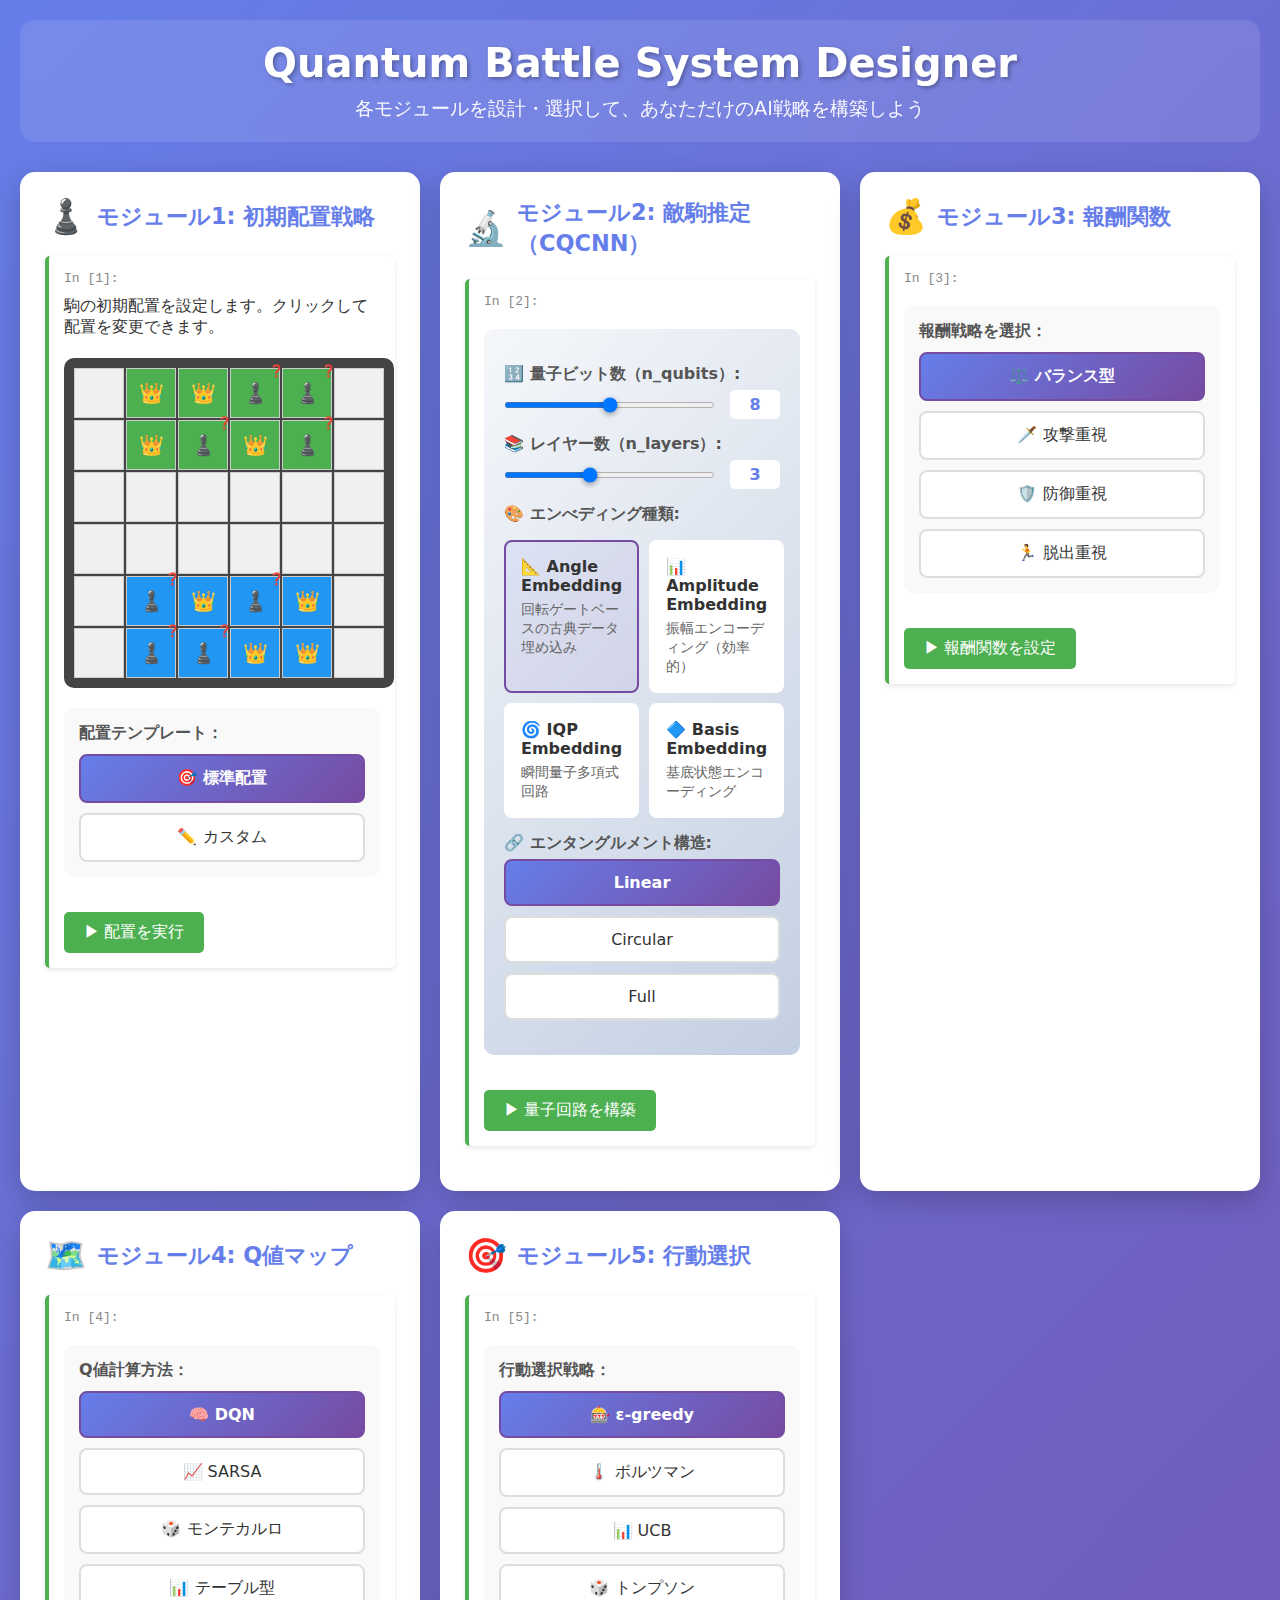
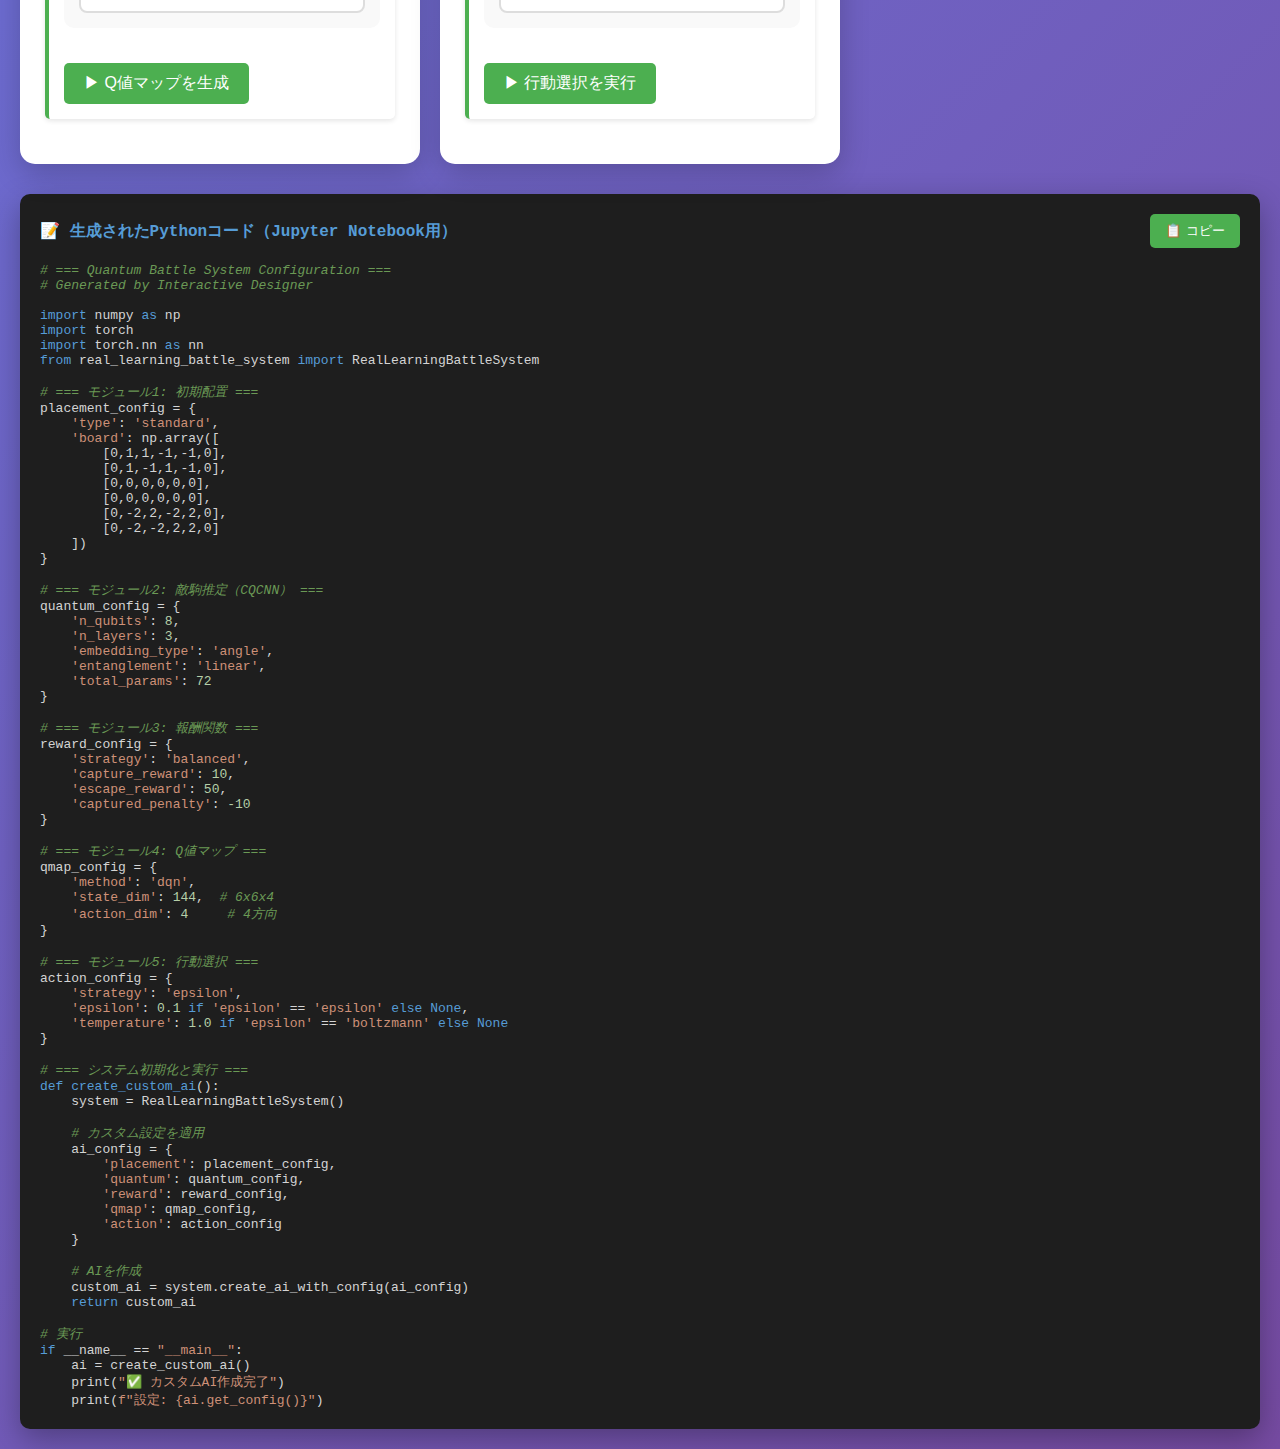
<file: .history/quantum_battle_design_notebook_20250822093053.html>
<!DOCTYPE html>
<html lang="ja">
<head>
    <meta charset="UTF-8">
    <meta name="viewport" content="width=device-width, initial-scale=1.0">
    <title>Quantum Battle System Designer</title>
    <style>
        * {
            margin: 0;
            padding: 0;
            box-sizing: border-box;
        }

        body {
            font-family: 'Segoe UI', system-ui, -apple-system, sans-serif;
            background: linear-gradient(135deg, #667eea 0%, #764ba2 100%);
            min-height: 100vh;
            padding: 20px;
            color: #333;
        }

        .container {
            max-width: 1400px;
            margin: 0 auto;
        }

        .header {
            text-align: center;
            color: white;
            margin-bottom: 30px;
            padding: 20px;
            background: rgba(255, 255, 255, 0.1);
            backdrop-filter: blur(10px);
            border-radius: 15px;
        }

        .header h1 {
            font-size: 2.5em;
            margin-bottom: 10px;
            text-shadow: 2px 2px 4px rgba(0,0,0,0.3);
        }

        .header p {
            font-size: 1.2em;
            opacity: 0.95;
        }

        .module-grid {
            display: grid;
            grid-template-columns: repeat(auto-fit, minmax(400px, 1fr));
            gap: 20px;
            margin-bottom: 30px;
        }

        .module-card {
            background: white;
            border-radius: 15px;
            padding: 25px;
            box-shadow: 0 10px 30px rgba(0,0,0,0.2);
            transition: transform 0.3s ease, box-shadow 0.3s ease;
        }

        .module-card:hover {
            transform: translateY(-5px);
            box-shadow: 0 15px 40px rgba(0,0,0,0.3);
        }

        .module-title {
            font-size: 1.4em;
            font-weight: bold;
            color: #667eea;
            margin-bottom: 15px;
            display: flex;
            align-items: center;
            gap: 10px;
        }

        .module-icon {
            font-size: 1.5em;
        }

        /* 初期配置モジュール */
        .placement-board {
            display: grid;
            grid-template-columns: repeat(6, 50px);
            grid-template-rows: repeat(6, 50px);
            gap: 2px;
            margin: 20px auto;
            background: #444;
            padding: 10px;
            border-radius: 10px;
            width: fit-content;
        }

        .board-cell {
            background: #f0f0f0;
            border: 1px solid #ccc;
            display: flex;
            align-items: center;
            justify-content: center;
            cursor: pointer;
            transition: all 0.3s ease;
            font-size: 20px;
            position: relative;
        }

        .board-cell:hover {
            background: #e0e0e0;
            transform: scale(1.1);
            z-index: 10;
        }

        .board-cell.player-a {
            background: #4CAF50;
            color: white;
        }

        .board-cell.player-b {
            background: #2196F3;
            color: white;
        }

        .board-cell.good {
            font-weight: bold;
        }

        .board-cell.bad::after {
            content: '❓';
            position: absolute;
            top: -5px;
            right: -5px;
            font-size: 12px;
        }

        /* 敵駒推定モジュール */
        .quantum-config {
            background: linear-gradient(135deg, #f5f7fa 0%, #c3cfe2 100%);
            padding: 20px;
            border-radius: 10px;
            margin: 20px 0;
        }

        .config-item {
            margin: 15px 0;
        }

        .config-label {
            font-weight: bold;
            color: #555;
            display: block;
            margin-bottom: 5px;
        }

        .slider-container {
            display: flex;
            align-items: center;
            gap: 15px;
        }

        input[type="range"] {
            flex: 1;
            height: 6px;
            border-radius: 3px;
            background: linear-gradient(to right, #667eea, #764ba2);
            outline: none;
            cursor: pointer;
        }

        input[type="range"]::-webkit-slider-thumb {
            -webkit-appearance: none;
            appearance: none;
            width: 20px;
            height: 20px;
            border-radius: 50%;
            background: white;
            box-shadow: 0 2px 5px rgba(0,0,0,0.3);
            cursor: pointer;
        }

        .value-display {
            background: white;
            padding: 5px 10px;
            border-radius: 5px;
            min-width: 50px;
            text-align: center;
            font-weight: bold;
            color: #667eea;
        }

        /* エンべディング選択 */
        .embedding-options {
            display: grid;
            grid-template-columns: repeat(2, 1fr);
            gap: 10px;
            margin: 15px 0;
        }

        .embedding-card {
            background: white;
            padding: 15px;
            border-radius: 8px;
            border: 2px solid transparent;
            cursor: pointer;
            transition: all 0.3s ease;
        }

        .embedding-card:hover {
            border-color: #667eea;
            transform: translateY(-2px);
            box-shadow: 0 5px 15px rgba(102, 126, 234, 0.3);
        }

        .embedding-card.selected {
            border-color: #764ba2;
            background: linear-gradient(135deg, rgba(102, 126, 234, 0.1), rgba(118, 75, 162, 0.1));
        }

        .embedding-title {
            font-weight: bold;
            color: #333;
            margin-bottom: 5px;
        }

        .embedding-desc {
            font-size: 0.9em;
            color: #666;
        }

        /* モジュール選択 */
        .module-selector {
            background: #f9f9f9;
            padding: 15px;
            border-radius: 10px;
            margin: 20px 0;
        }

        .selector-title {
            font-weight: bold;
            color: #555;
            margin-bottom: 10px;
        }

        .option-grid {
            display: grid;
            grid-template-columns: repeat(auto-fit, minmax(150px, 1fr));
            gap: 10px;
        }

        .option-button {
            padding: 12px 20px;
            border: 2px solid #ddd;
            background: white;
            border-radius: 8px;
            cursor: pointer;
            transition: all 0.3s ease;
            text-align: center;
        }

        .option-button:hover {
            border-color: #667eea;
            background: linear-gradient(135deg, rgba(102, 126, 234, 0.05), rgba(118, 75, 162, 0.05));
            transform: translateY(-2px);
        }

        .option-button.selected {
            border-color: #764ba2;
            background: linear-gradient(135deg, #667eea, #764ba2);
            color: white;
            font-weight: bold;
        }

        /* コード生成エリア */
        .code-output {
            background: #1e1e1e;
            color: #d4d4d4;
            padding: 20px;
            border-radius: 10px;
            margin-top: 30px;
            font-family: 'Consolas', 'Monaco', monospace;
            overflow-x: auto;
            box-shadow: 0 10px 30px rgba(0,0,0,0.3);
        }

        .code-header {
            color: #569cd6;
            font-weight: bold;
            margin-bottom: 15px;
            display: flex;
            justify-content: space-between;
            align-items: center;
        }

        .copy-button {
            background: #4CAF50;
            color: white;
            border: none;
            padding: 8px 15px;
            border-radius: 5px;
            cursor: pointer;
            transition: background 0.3s ease;
        }

        .copy-button:hover {
            background: #45a049;
        }

        .code-line {
            margin: 5px 0;
            line-height: 1.6;
        }

        .code-keyword {
            color: #569cd6;
        }

        .code-string {
            color: #ce9178;
        }

        .code-number {
            color: #b5cea8;
        }

        .code-comment {
            color: #6a9955;
            font-style: italic;
        }

        /* アニメーション */
        @keyframes pulse {
            0% { transform: scale(1); }
            50% { transform: scale(1.05); }
            100% { transform: scale(1); }
        }

        .pulse {
            animation: pulse 2s infinite;
        }

        /* Jupyter Notebook スタイル */
        .notebook-cell {
            background: white;
            border-left: 4px solid #4CAF50;
            margin: 20px 0;
            padding: 15px;
            border-radius: 5px;
            box-shadow: 0 2px 5px rgba(0,0,0,0.1);
        }

        .cell-number {
            color: #888;
            font-family: monospace;
            margin-bottom: 10px;
        }

        .run-button {
            background: #4CAF50;
            color: white;
            border: none;
            padding: 10px 20px;
            border-radius: 5px;
            cursor: pointer;
            font-size: 1em;
            margin-top: 15px;
            transition: background 0.3s ease;
        }

        .run-button:hover {
            background: #45a049;
        }

        .output-area {
            background: #f5f5f5;
            padding: 15px;
            border-radius: 5px;
            margin-top: 15px;
            font-family: monospace;
            white-space: pre-wrap;
        }
    </style>
</head>
<body>
    <div class="container">
        <div class="header">
            <h1>Quantum Battle System Designer</h1>
            <p>各モジュールを設計・選択して、あなただけのAI戦略を構築しよう</p>
        </div>

        <div class="module-grid">
            <!-- モジュール1: 初期配置 -->
            <div class="module-card">
                <div class="module-title">
                    <span class="module-icon">♟️</span>
                    モジュール1: 初期配置戦略
                </div>
                
                <div class="notebook-cell">
                    <div class="cell-number">In [1]:</div>
                    <p>駒の初期配置を設定します。クリックして配置を変更できます。</p>
                    
                    <div class="placement-board" id="placementBoard">
                        <!-- ボードは JavaScript で生成 -->
                    </div>
                    
                    <div class="module-selector">
                        <div class="selector-title">配置テンプレート：</div>
                        <div class="option-grid">
                            <div class="option-button selected" onclick="selectPlacement('standard')">
                                🎯 標準配置
                            </div>
                            <div class="option-button" onclick="selectPlacement('custom')">
                                ✏️ カスタム
                            </div>
                        </div>
                    </div>
                    
                    <button class="run-button" onclick="runPlacement()">▶ 配置を実行</button>
                    <div class="output-area" id="placementOutput" style="display: none;"></div>
                </div>
            </div>

            <!-- モジュール2: 敵駒推定 -->
            <div class="module-card">
                <div class="module-title">
                    <span class="module-icon">🔬</span>
                    モジュール2: 敵駒推定（CQCNN）
                </div>
                
                <div class="notebook-cell">
                    <div class="cell-number">In [2]:</div>
                    <div class="quantum-config">
                        <div class="config-item">
                            <label class="config-label">🔢 量子ビット数（n_qubits）:</label>
                            <div class="slider-container">
                                <input type="range" id="qubitsSlider" min="4" max="12" value="8" 
                                       oninput="updateValue('qubits', this.value)">
                                <div class="value-display" id="qubitsValue">8</div>
                            </div>
                        </div>
                        
                        <div class="config-item">
                            <label class="config-label">📚 レイヤー数（n_layers）:</label>
                            <div class="slider-container">
                                <input type="range" id="layersSlider" min="1" max="6" value="3" 
                                       oninput="updateValue('layers', this.value)">
                                <div class="value-display" id="layersValue">3</div>
                            </div>
                        </div>
                        
                        <div class="config-item">
                            <label class="config-label">🎨 エンべディング種類:</label>
                            <div class="embedding-options">
                                <div class="embedding-card selected" onclick="selectEmbedding('angle')">
                                    <div class="embedding-title">📐 Angle Embedding</div>
                                    <div class="embedding-desc">回転ゲートベースの古典データ埋め込み</div>
                                </div>
                                <div class="embedding-card" onclick="selectEmbedding('amplitude')">
                                    <div class="embedding-title">📊 Amplitude Embedding</div>
                                    <div class="embedding-desc">振幅エンコーディング（効率的）</div>
                                </div>
                                <div class="embedding-card" onclick="selectEmbedding('iqp')">
                                    <div class="embedding-title">🌀 IQP Embedding</div>
                                    <div class="embedding-desc">瞬間量子多項式回路</div>
                                </div>
                                <div class="embedding-card" onclick="selectEmbedding('basis')">
                                    <div class="embedding-title">🔷 Basis Embedding</div>
                                    <div class="embedding-desc">基底状態エンコーディング</div>
                                </div>
                            </div>
                        </div>
                        
                        <div class="config-item">
                            <label class="config-label">🔗 エンタングルメント構造:</label>
                            <div class="option-grid">
                                <div class="option-button selected" onclick="selectEntanglement('linear')">
                                    Linear
                                </div>
                                <div class="option-button" onclick="selectEntanglement('circular')">
                                    Circular
                                </div>
                                <div class="option-button" onclick="selectEntanglement('full')">
                                    Full
                                </div>
                            </div>
                        </div>
                    </div>
                    
                    <button class="run-button" onclick="runQuantumConfig()">▶ 量子回路を構築</button>
                    <div class="output-area" id="quantumOutput" style="display: none;"></div>
                </div>
            </div>

            <!-- モジュール3: 報酬関数 -->
            <div class="module-card">
                <div class="module-title">
                    <span class="module-icon">💰</span>
                    モジュール3: 報酬関数
                </div>
                
                <div class="notebook-cell">
                    <div class="cell-number">In [3]:</div>
                    <div class="module-selector">
                        <div class="selector-title">報酬戦略を選択：</div>
                        <div class="option-grid">
                            <div class="option-button selected" onclick="selectReward('balanced')">
                                ⚖️ バランス型
                            </div>
                            <div class="option-button" onclick="selectReward('aggressive')">
                                🗡️ 攻撃重視
                            </div>
                            <div class="option-button" onclick="selectReward('defensive')">
                                🛡️ 防御重視
                            </div>
                            <div class="option-button" onclick="selectReward('escape')">
                                🏃 脱出重視
                            </div>
                        </div>
                    </div>
                    
                    <button class="run-button" onclick="runReward()">▶ 報酬関数を設定</button>
                    <div class="output-area" id="rewardOutput" style="display: none;"></div>
                </div>
            </div>

            <!-- モジュール4: Q値マップ -->
            <div class="module-card">
                <div class="module-title">
                    <span class="module-icon">🗺️</span>
                    モジュール4: Q値マップ
                </div>
                
                <div class="notebook-cell">
                    <div class="cell-number">In [4]:</div>
                    <div class="module-selector">
                        <div class="selector-title">Q値計算方法：</div>
                        <div class="option-grid">
                            <div class="option-button selected" onclick="selectQMap('dqn')">
                                🧠 DQN
                            </div>
                            <div class="option-button" onclick="selectQMap('sarsa')">
                                📈 SARSA
                            </div>
                            <div class="option-button" onclick="selectQMap('montecarlo')">
                                🎲 モンテカルロ
                            </div>
                            <div class="option-button" onclick="selectQMap('tabular')">
                                📊 テーブル型
                            </div>
                        </div>
                    </div>
                    
                    <button class="run-button" onclick="runQMap()">▶ Q値マップを生成</button>
                    <div class="output-area" id="qmapOutput" style="display: none;"></div>
                </div>
            </div>

            <!-- モジュール5: 行動選択 -->
            <div class="module-card">
                <div class="module-title">
                    <span class="module-icon">🎯</span>
                    モジュール5: 行動選択
                </div>
                
                <div class="notebook-cell">
                    <div class="cell-number">In [5]:</div>
                    <div class="module-selector">
                        <div class="selector-title">行動選択戦略：</div>
                        <div class="option-grid">
                            <div class="option-button selected" onclick="selectAction('epsilon')">
                                🎰 ε-greedy
                            </div>
                            <div class="option-button" onclick="selectAction('boltzmann')">
                                🌡️ ボルツマン
                            </div>
                            <div class="option-button" onclick="selectAction('ucb')">
                                📊 UCB
                            </div>
                            <div class="option-button" onclick="selectAction('thompson')">
                                🎲 トンプソン
                            </div>
                        </div>
                    </div>
                    
                    <button class="run-button" onclick="runAction()">▶ 行動選択を実行</button>
                    <div class="output-area" id="actionOutput" style="display: none;"></div>
                </div>
            </div>
        </div>

        <!-- 統合コード生成 -->
        <div class="code-output">
            <div class="code-header">
                <span>📝 生成されたPythonコード（Jupyter Notebook用）</span>
                <button class="copy-button" onclick="copyCode()">📋 コピー</button>
            </div>
            <pre id="generatedCode"></pre>
        </div>
    </div>

    <script>
        // グローバル変数
        let currentConfig = {
            placement: 'standard',
            qubits: 8,
            layers: 3,
            embedding: 'angle',
            entanglement: 'linear',
            reward: 'balanced',
            qmap: 'dqn',
            action: 'epsilon',
            board: Array(6).fill().map(() => Array(6).fill(0))
        };

        // 初期化
        document.addEventListener('DOMContentLoaded', function() {
            initializeBoard();
            updateCode();
        });

        // ボード初期化
        function initializeBoard() {
            const board = document.getElementById('placementBoard');
            board.innerHTML = '';
            
            // 標準配置
            const standardPlacement = {
                // Player A (rows 0-1)
                '0,1': 'A-good', '0,2': 'A-good', '0,3': 'A-bad', '0,4': 'A-bad',
                '1,1': 'A-good', '1,2': 'A-bad', '1,3': 'A-good', '1,4': 'A-bad',
                // Player B (rows 4-5)
                '4,1': 'B-bad', '4,2': 'B-good', '4,3': 'B-bad', '4,4': 'B-good',
                '5,1': 'B-bad', '5,2': 'B-bad', '5,3': 'B-good', '5,4': 'B-good'
            };
            
            for (let row = 0; row < 6; row++) {
                for (let col = 0; col < 6; col++) {
                    const cell = document.createElement('div');
                    cell.className = 'board-cell';
                    cell.dataset.row = row;
                    cell.dataset.col = col;
                    
                    const key = `${row},${col}`;
                    if (standardPlacement[key]) {
                        const [player, type] = standardPlacement[key].split('-');
                        cell.classList.add(`player-${player.toLowerCase()}`, type);
                        cell.textContent = type === 'good' ? '👑' : '♟️';
                        currentConfig.board[row][col] = player === 'A' ? 
                            (type === 'good' ? 1 : -1) : 
                            (type === 'good' ? 2 : -2);
                    }
                    
                    cell.onclick = () => togglePiece(row, col);
                    board.appendChild(cell);
                }
            }
        }

        // 駒の切り替え
        function togglePiece(row, col) {
            if (currentConfig.placement !== 'custom') {
                currentConfig.placement = 'custom';
                document.querySelectorAll('.module-selector .option-button').forEach(btn => {
                    btn.classList.remove('selected');
                    if (btn.textContent.includes('カスタム')) {
                        btn.classList.add('selected');
                    }
                });
            }
            
            const cell = document.querySelector(`[data-row="${row}"][data-col="${col}"]`);
            const current = currentConfig.board[row][col];
            
            // サイクル: 0 -> A-good -> A-bad -> B-good -> B-bad -> 0
            const cycle = [0, 1, -1, 2, -2];
            const nextIndex = (cycle.indexOf(current) + 1) % cycle.length;
            const next = cycle[nextIndex];
            
            currentConfig.board[row][col] = next;
            
            // UIを更新
            cell.className = 'board-cell';
            cell.textContent = '';
            
            if (next !== 0) {
                const player = Math.abs(next) === 1 ? 'a' : 'b';
                const type = next > 0 ? 'good' : 'bad';
                cell.classList.add(`player-${player}`, type);
                cell.textContent = type === 'good' ? '👑' : '♟️';
            }
            
            updateCode();
        }

        // 配置選択
        function selectPlacement(type) {
            currentConfig.placement = type;
            document.querySelectorAll('.module-selector .option-button').forEach(btn => {
                btn.classList.remove('selected');
            });
            event.target.classList.add('selected');
            
            if (type !== 'custom') {
                // プリセット配置を適用
                initializeBoard();
            }
            updateCode();
        }

        // 値の更新
        function updateValue(type, value) {
            currentConfig[type] = parseInt(value);
            document.getElementById(`${type}Value`).textContent = value;
            updateCode();
        }

        // エンべディング選択
        function selectEmbedding(type) {
            currentConfig.embedding = type;
            document.querySelectorAll('.embedding-card').forEach(card => {
                card.classList.remove('selected');
            });
            event.target.closest('.embedding-card').classList.add('selected');
            updateCode();
        }

        // エンタングルメント選択
        function selectEntanglement(type) {
            currentConfig.entanglement = type;
            document.querySelectorAll('.config-item .option-button').forEach(btn => {
                btn.classList.remove('selected');
            });
            event.target.classList.add('selected');
            updateCode();
        }

        // 各モジュール選択
        function selectReward(type) {
            currentConfig.reward = type;
            updateSelection(event.target);
            updateCode();
        }

        function selectQMap(type) {
            currentConfig.qmap = type;
            updateSelection(event.target);
            updateCode();
        }

        function selectAction(type) {
            currentConfig.action = type;
            updateSelection(event.target);
            updateCode();
        }

        function updateSelection(target) {
            target.parentElement.querySelectorAll('.option-button').forEach(btn => {
                btn.classList.remove('selected');
            });
            target.classList.add('selected');
        }

        // 実行ボタン
        function runPlacement() {
            const output = document.getElementById('placementOutput');
            output.style.display = 'block';
            output.textContent = `✅ 初期配置設定完了\n配置タイプ: ${currentConfig.placement}\n善玉の位置: ${countPieces('good')}個\n悪玉の位置: ${countPieces('bad')}個`;
        }

        function runQuantumConfig() {
            const output = document.getElementById('quantumOutput');
            output.style.display = 'block';
            output.textContent = `✅ 量子回路構築完了\n量子ビット数: ${currentConfig.qubits}\nレイヤー数: ${currentConfig.layers}\nエンべディング: ${currentConfig.embedding}\nエンタングルメント: ${currentConfig.entanglement}\n総パラメータ数: ${currentConfig.qubits * currentConfig.layers * 3}`;
        }

        function runReward() {
            const output = document.getElementById('rewardOutput');
            output.style.display = 'block';
            const rewards = {
                balanced: '捕獲: +10, 脱出: +50, 被捕獲: -10',
                aggressive: '捕獲: +20, 脱出: +30, 被捕獲: -5',
                defensive: '捕獲: +5, 脱出: +40, 被捕獲: -20',
                escape: '捕獲: +5, 脱出: +100, 被捕獲: -10'
            };
            output.textContent = `✅ 報酬関数設定完了\n戦略: ${currentConfig.reward}\n${rewards[currentConfig.reward]}`;
        }

        function runQMap() {
            const output = document.getElementById('qmapOutput');
            output.style.display = 'block';
            output.textContent = `✅ Q値マップ生成完了\n方法: ${currentConfig.qmap}\n状態空間: 6x6x4 = 144次元\n行動空間: 4方向`;
        }

        function runAction() {
            const output = document.getElementById('actionOutput');
            output.style.display = 'block';
            const strategies = {
                epsilon: 'ε=0.1で10%の確率でランダム探索',
                boltzmann: '温度τ=1.0でソフトマックス選択',
                ucb: '信頼区間による楽観的探索',
                thompson: 'ベイズ的確率分布からサンプリング'
            };
            output.textContent = `✅ 行動選択戦略設定完了\n戦略: ${currentConfig.action}\n${strategies[currentConfig.action]}`;
        }

        // ヘルパー関数
        function countPieces(type) {
            let count = 0;
            for (let row of currentConfig.board) {
                for (let val of row) {
                    if (type === 'good' && (val === 1 || val === 2)) count++;
                    if (type === 'bad' && (val === -1 || val === -2)) count++;
                }
            }
            return count;
        }

        // コード生成
        function updateCode() {
            const code = `<span class="code-comment"># === Quantum Battle System Configuration ===</span>
<span class="code-comment"># Generated by Interactive Designer</span>

<span class="code-keyword">import</span> numpy <span class="code-keyword">as</span> np
<span class="code-keyword">import</span> torch
<span class="code-keyword">import</span> torch.nn <span class="code-keyword">as</span> nn
<span class="code-keyword">from</span> real_learning_battle_system <span class="code-keyword">import</span> RealLearningBattleSystem

<span class="code-comment"># === モジュール1: 初期配置 ===</span>
placement_config = {
    <span class="code-string">'type'</span>: <span class="code-string">'${currentConfig.placement}'</span>,
    <span class="code-string">'board'</span>: np.array([
${currentConfig.board.map(row => '        ' + JSON.stringify(row)).join(',\n')}
    ])
}

<span class="code-comment"># === モジュール2: 敵駒推定（CQCNN） ===</span>
quantum_config = {
    <span class="code-string">'n_qubits'</span>: <span class="code-number">${currentConfig.qubits}</span>,
    <span class="code-string">'n_layers'</span>: <span class="code-number">${currentConfig.layers}</span>,
    <span class="code-string">'embedding_type'</span>: <span class="code-string">'${currentConfig.embedding}'</span>,
    <span class="code-string">'entanglement'</span>: <span class="code-string">'${currentConfig.entanglement}'</span>,
    <span class="code-string">'total_params'</span>: <span class="code-number">${currentConfig.qubits * currentConfig.layers * 3}</span>
}

<span class="code-comment"># === モジュール3: 報酬関数 ===</span>
reward_config = {
    <span class="code-string">'strategy'</span>: <span class="code-string">'${currentConfig.reward}'</span>,
    <span class="code-string">'capture_reward'</span>: <span class="code-number">${currentConfig.reward === 'aggressive' ? 20 : currentConfig.reward === 'defensive' ? 5 : 10}</span>,
    <span class="code-string">'escape_reward'</span>: <span class="code-number">${currentConfig.reward === 'escape' ? 100 : currentConfig.reward === 'defensive' ? 40 : currentConfig.reward === 'aggressive' ? 30 : 50}</span>,
    <span class="code-string">'captured_penalty'</span>: <span class="code-number">${currentConfig.reward === 'defensive' ? -20 : currentConfig.reward === 'aggressive' ? -5 : -10}</span>
}

<span class="code-comment"># === モジュール4: Q値マップ ===</span>
qmap_config = {
    <span class="code-string">'method'</span>: <span class="code-string">'${currentConfig.qmap}'</span>,
    <span class="code-string">'state_dim'</span>: <span class="code-number">144</span>,  <span class="code-comment"># 6x6x4</span>
    <span class="code-string">'action_dim'</span>: <span class="code-number">4</span>     <span class="code-comment"># 4方向</span>
}

<span class="code-comment"># === モジュール5: 行動選択 ===</span>
action_config = {
    <span class="code-string">'strategy'</span>: <span class="code-string">'${currentConfig.action}'</span>,
    <span class="code-string">'epsilon'</span>: <span class="code-number">0.1</span> <span class="code-keyword">if</span> <span class="code-string">'${currentConfig.action}'</span> == <span class="code-string">'epsilon'</span> <span class="code-keyword">else</span> <span class="code-keyword">None</span>,
    <span class="code-string">'temperature'</span>: <span class="code-number">1.0</span> <span class="code-keyword">if</span> <span class="code-string">'${currentConfig.action}'</span> == <span class="code-string">'boltzmann'</span> <span class="code-keyword">else</span> <span class="code-keyword">None</span>
}

<span class="code-comment"># === システム初期化と実行 ===</span>
<span class="code-keyword">def</span> <span class="code-keyword">create_custom_ai</span>():
    system = RealLearningBattleSystem()
    
    <span class="code-comment"># カスタム設定を適用</span>
    ai_config = {
        <span class="code-string">'placement'</span>: placement_config,
        <span class="code-string">'quantum'</span>: quantum_config,
        <span class="code-string">'reward'</span>: reward_config,
        <span class="code-string">'qmap'</span>: qmap_config,
        <span class="code-string">'action'</span>: action_config
    }
    
    <span class="code-comment"># AIを作成</span>
    custom_ai = system.create_ai_with_config(ai_config)
    <span class="code-keyword">return</span> custom_ai

<span class="code-comment"># 実行</span>
<span class="code-keyword">if</span> __name__ == <span class="code-string">"__main__"</span>:
    ai = create_custom_ai()
    print(<span class="code-string">"✅ カスタムAI作成完了"</span>)
    print(<span class="code-string">f"設定: {ai.get_config()}"</span>)
`;
            
            document.getElementById('generatedCode').innerHTML = code;
        }

        // コードコピー
        function copyCode() {
            const codeElement = document.getElementById('generatedCode');
            const textArea = document.createElement('textarea');
            textArea.value = codeElement.textContent;
            document.body.appendChild(textArea);
            textArea.select();
            document.execCommand('copy');
            document.body.removeChild(textArea);
            
            const button = event.target;
            const originalText = button.textContent;
            button.textContent = '✅ コピー完了！';
            setTimeout(() => {
                button.textContent = originalText;
            }, 2000);
        }
    </script>
</body>
</html>
</file>
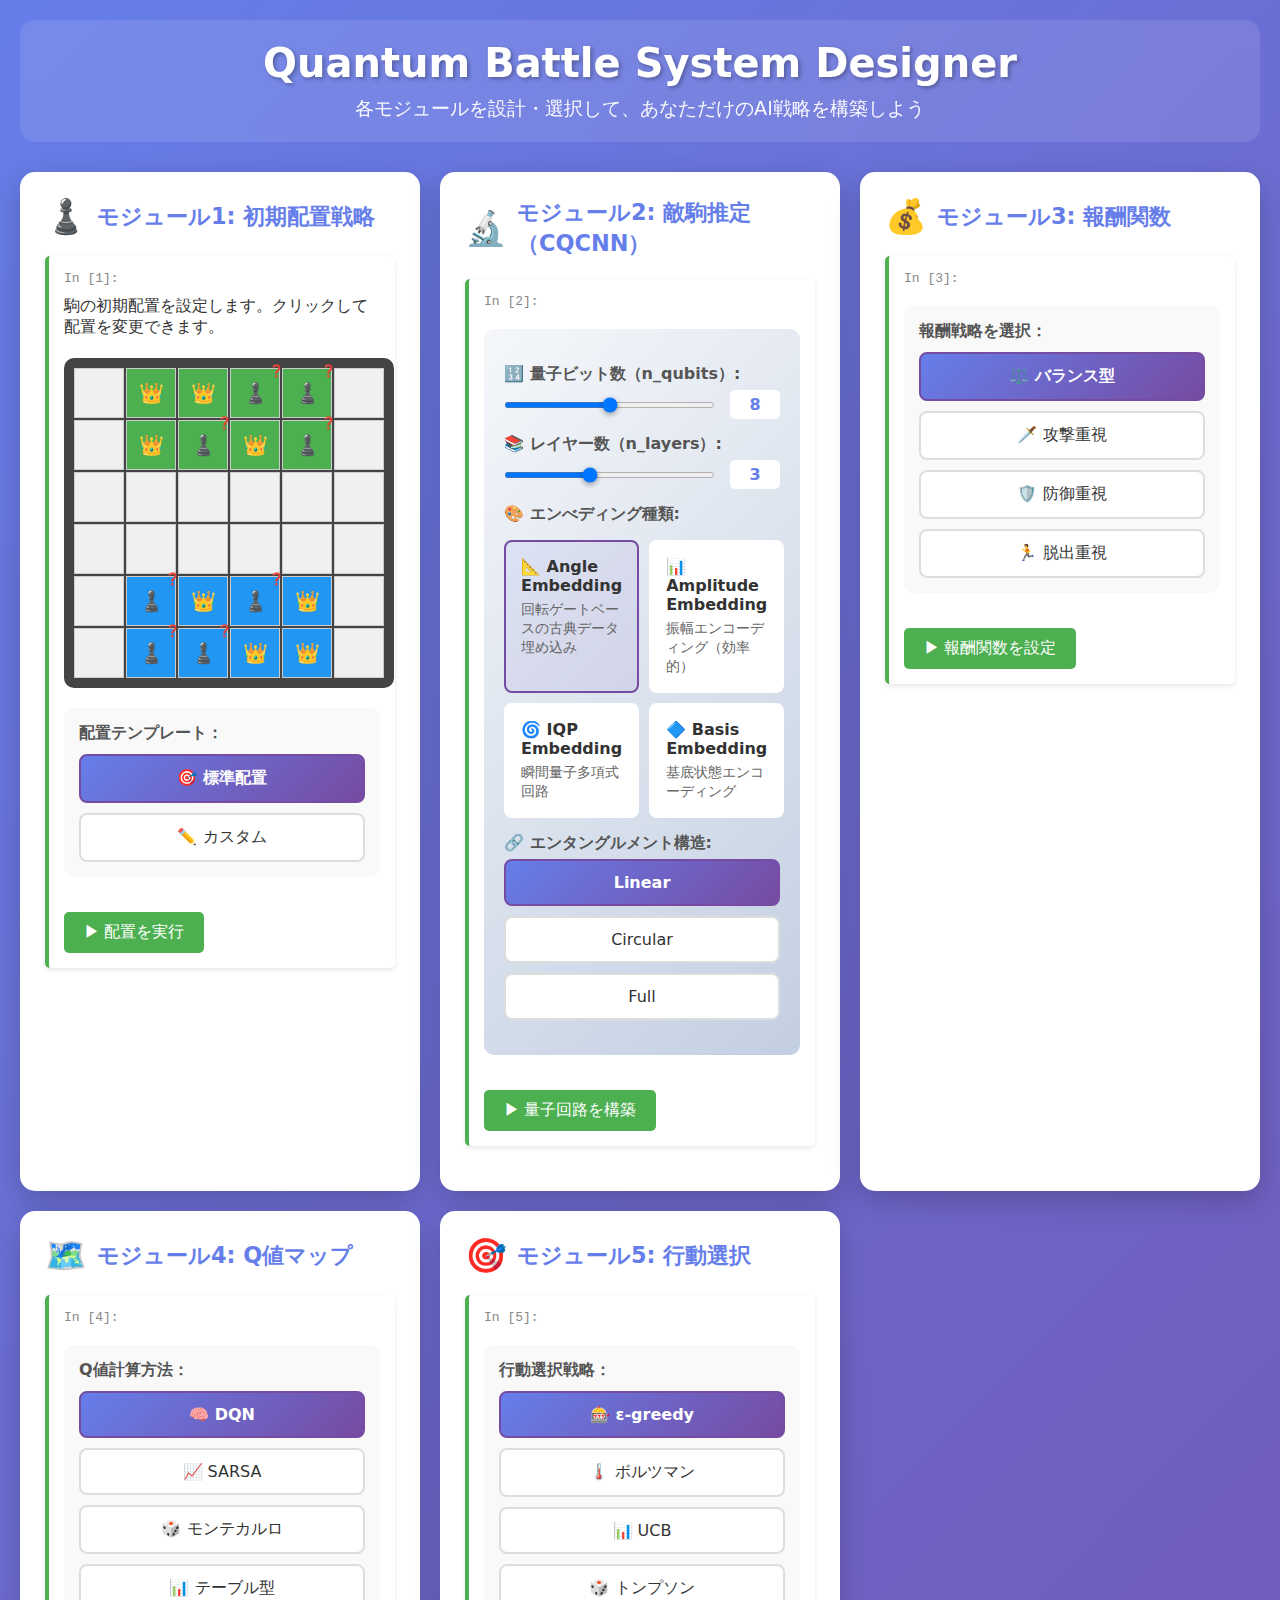
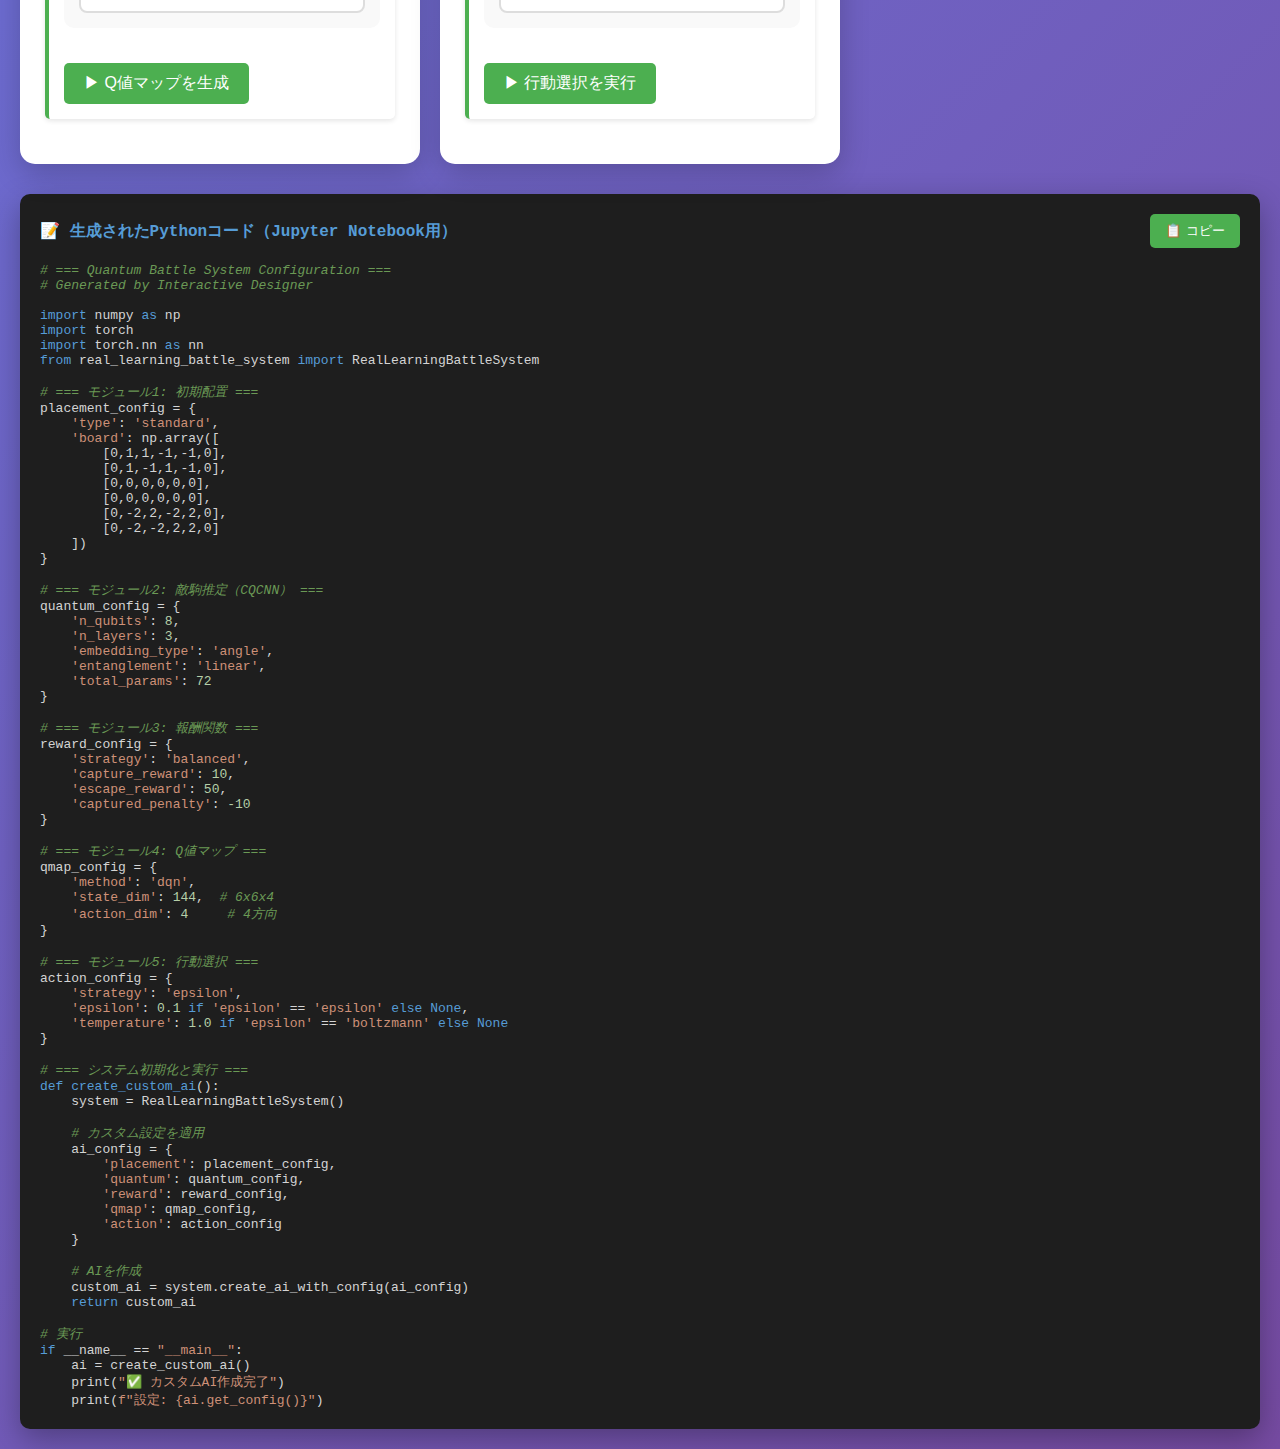
<file: .history/quantum_battle_design_notebook_20250822104243.html>
<!DOCTYPE html>
<html lang="ja">
<head>
    <meta charset="UTF-8">
    <meta name="viewport" content="width=device-width, initial-scale=1.0">
    <title>Quantum Battle System Designer</title>
    <style>
        * {
            margin: 0;
            padding: 0;
            box-sizing: border-box;
        }

        body {
            font-family: 'Segoe UI', system-ui, -apple-system, sans-serif;
            background: linear-gradient(135deg, #667eea 0%, #764ba2 100%);
            min-height: 100vh;
            padding: 20px;
            color: #333;
        }

        .container {
            max-width: 1400px;
            margin: 0 auto;
        }

        .header {
            text-align: center;
            color: white;
            margin-bottom: 30px;
            padding: 20px;
            background: rgba(255, 255, 255, 0.1);
            backdrop-filter: blur(10px);
            border-radius: 15px;
        }

        .header h1 {
            font-size: 2.5em;
            margin-bottom: 10px;
            text-shadow: 2px 2px 4px rgba(0,0,0,0.3);
        }

        .header p {
            font-size: 1.2em;
            opacity: 0.95;
        }

        .module-grid {
            display: grid;
            grid-template-columns: repeat(auto-fit, minmax(400px, 1fr));
            gap: 20px;
            margin-bottom: 30px;
        }

        .module-card {
            background: white;
            border-radius: 15px;
            padding: 25px;
            box-shadow: 0 10px 30px rgba(0,0,0,0.2);
            transition: transform 0.3s ease, box-shadow 0.3s ease;
        }

        .module-card:hover {
            transform: translateY(-5px);
            box-shadow: 0 15px 40px rgba(0,0,0,0.3);
        }

        .module-title {
            font-size: 1.4em;
            font-weight: bold;
            color: #667eea;
            margin-bottom: 15px;
            display: flex;
            align-items: center;
            gap: 10px;
        }

        .module-icon {
            font-size: 1.5em;
        }

        /* 初期配置モジュール */
        .placement-board {
            display: grid;
            grid-template-columns: repeat(6, 50px);
            grid-template-rows: repeat(6, 50px);
            gap: 2px;
            margin: 20px auto;
            background: #444;
            padding: 10px;
            border-radius: 10px;
            width: fit-content;
        }

        .board-cell {
            background: #f0f0f0;
            border: 1px solid #ccc;
            display: flex;
            align-items: center;
            justify-content: center;
            cursor: pointer;
            transition: all 0.3s ease;
            font-size: 20px;
            position: relative;
        }

        .board-cell:hover {
            background: #e0e0e0;
            transform: scale(1.1);
            z-index: 10;
        }

        .board-cell.player-a {
            background: #4CAF50;
            color: white;
        }

        .board-cell.player-b {
            background: #2196F3;
            color: white;
        }

        .board-cell.good {
            font-weight: bold;
        }

        .board-cell.bad::after {
            content: '❓';
            position: absolute;
            top: -5px;
            right: -5px;
            font-size: 12px;
        }

        /* 敵駒推定モジュール */
        .quantum-config {
            background: linear-gradient(135deg, #f5f7fa 0%, #c3cfe2 100%);
            padding: 20px;
            border-radius: 10px;
            margin: 20px 0;
        }

        .config-item {
            margin: 15px 0;
        }

        .config-label {
            font-weight: bold;
            color: #555;
            display: block;
            margin-bottom: 5px;
        }

        .slider-container {
            display: flex;
            align-items: center;
            gap: 15px;
        }

        input[type="range"] {
            flex: 1;
            height: 6px;
            border-radius: 3px;
            background: linear-gradient(to right, #667eea, #764ba2);
            outline: none;
            cursor: pointer;
        }

        input[type="range"]::-webkit-slider-thumb {
            -webkit-appearance: none;
            appearance: none;
            width: 20px;
            height: 20px;
            border-radius: 50%;
            background: white;
            box-shadow: 0 2px 5px rgba(0,0,0,0.3);
            cursor: pointer;
        }

        .value-display {
            background: white;
            padding: 5px 10px;
            border-radius: 5px;
            min-width: 50px;
            text-align: center;
            font-weight: bold;
            color: #667eea;
        }

        /* エンべディング選択 */
        .embedding-options {
            display: grid;
            grid-template-columns: repeat(2, 1fr);
            gap: 10px;
            margin: 15px 0;
        }

        .embedding-card {
            background: white;
            padding: 15px;
            border-radius: 8px;
            border: 2px solid transparent;
            cursor: pointer;
            transition: all 0.3s ease;
        }

        .embedding-card:hover {
            border-color: #667eea;
            transform: translateY(-2px);
            box-shadow: 0 5px 15px rgba(102, 126, 234, 0.3);
        }

        .embedding-card.selected {
            border-color: #764ba2;
            background: linear-gradient(135deg, rgba(102, 126, 234, 0.1), rgba(118, 75, 162, 0.1));
        }

        .embedding-title {
            font-weight: bold;
            color: #333;
            margin-bottom: 5px;
        }

        .embedding-desc {
            font-size: 0.9em;
            color: #666;
        }

        /* モジュール選択 */
        .module-selector {
            background: #f9f9f9;
            padding: 15px;
            border-radius: 10px;
            margin: 20px 0;
        }

        .selector-title {
            font-weight: bold;
            color: #555;
            margin-bottom: 10px;
        }

        .option-grid {
            display: grid;
            grid-template-columns: repeat(auto-fit, minmax(150px, 1fr));
            gap: 10px;
        }

        .option-button {
            padding: 12px 20px;
            border: 2px solid #ddd;
            background: white;
            border-radius: 8px;
            cursor: pointer;
            transition: all 0.3s ease;
            text-align: center;
        }

        .option-button:hover {
            border-color: #667eea;
            background: linear-gradient(135deg, rgba(102, 126, 234, 0.05), rgba(118, 75, 162, 0.05));
            transform: translateY(-2px);
        }

        .option-button.selected {
            border-color: #764ba2;
            background: linear-gradient(135deg, #667eea, #764ba2);
            color: white;
            font-weight: bold;
        }

        /* コード生成エリア */
        .code-output {
            background: #1e1e1e;
            color: #d4d4d4;
            padding: 20px;
            border-radius: 10px;
            margin-top: 30px;
            font-family: 'Consolas', 'Monaco', monospace;
            overflow-x: auto;
            box-shadow: 0 10px 30px rgba(0,0,0,0.3);
        }

        .code-header {
            color: #569cd6;
            font-weight: bold;
            margin-bottom: 15px;
            display: flex;
            justify-content: space-between;
            align-items: center;
        }

        .copy-button {
            background: #4CAF50;
            color: white;
            border: none;
            padding: 8px 15px;
            border-radius: 5px;
            cursor: pointer;
            transition: background 0.3s ease;
        }

        .copy-button:hover {
            background: #45a049;
        }

        .code-line {
            margin: 5px 0;
            line-height: 1.6;
        }

        .code-keyword {
            color: #569cd6;
        }

        .code-string {
            color: #ce9178;
        }

        .code-number {
            color: #b5cea8;
        }

        .code-comment {
            color: #6a9955;
            font-style: italic;
        }

        /* アニメーション */
        @keyframes pulse {
            0% { transform: scale(1); }
            50% { transform: scale(1.05); }
            100% { transform: scale(1); }
        }

        .pulse {
            animation: pulse 2s infinite;
        }

        /* Jupyter Notebook スタイル */
        .notebook-cell {
            background: white;
            border-left: 4px solid #4CAF50;
            margin: 20px 0;
            padding: 15px;
            border-radius: 5px;
            box-shadow: 0 2px 5px rgba(0,0,0,0.1);
        }

        .cell-number {
            color: #888;
            font-family: monospace;
            margin-bottom: 10px;
        }

        .run-button {
            background: #4CAF50;
            color: white;
            border: none;
            padding: 10px 20px;
            border-radius: 5px;
            cursor: pointer;
            font-size: 1em;
            margin-top: 15px;
            transition: background 0.3s ease;
        }

        .run-button:hover {
            background: #45a049;
        }

        .output-area {
            background: #f5f5f5;
            padding: 15px;
            border-radius: 5px;
            margin-top: 15px;
            font-family: monospace;
            white-space: pre-wrap;
        }
    </style>
</head>
<body>
    <div class="container">
        <div class="header">
            <h1>Quantum Battle System Designer</h1>
            <p>各モジュールを設計・選択して、あなただけのAI戦略を構築しよう</p>
        </div>

        <div class="module-grid">
            <!-- モジュール1: 初期配置 -->
            <div class="module-card">
                <div class="module-title">
                    <span class="module-icon">♟️</span>
                    モジュール1: 初期配置戦略
                </div>
                
                <div class="notebook-cell">
                    <div class="cell-number">In [1]:</div>
                    <p>駒の初期配置を設定します。クリックして配置を変更できます。</p>
                    
                    <div class="placement-board" id="placementBoard">
                        <!-- ボードは JavaScript で生成 -->
                    </div>
                    
                    <div class="module-selector">
                        <div class="selector-title">配置テンプレート：</div>
                        <div class="option-grid">
                            <div class="option-button selected" onclick="selectPlacement('standard')">
                                🎯 標準配置
                            </div>
                            <div class="option-button" onclick="selectPlacement('custom')">
                                ✏️ カスタム
                            </div>
                        </div>
                    </div>
                    
                    <button class="run-button" onclick="runPlacement()">▶ 配置を実行</button>
                    <div class="output-area" id="placementOutput" style="display: none;"></div>
                </div>
            </div>

            <!-- モジュール2: 敵駒推定 -->
            <div class="module-card">
                <div class="module-title">
                    <span class="module-icon">🔬</span>
                    モジュール2: 敵駒推定（CQCNN）
                </div>
                
                <div class="notebook-cell">
                    <div class="cell-number">In [2]:</div>
                    <div class="quantum-config">
                        <div class="config-item">
                            <label class="config-label">🔢 量子ビット数（n_qubits）:</label>
                            <div class="slider-container">
                                <input type="range" id="qubitsSlider" min="4" max="12" value="8" 
                                       oninput="updateValue('qubits', this.value)">
                                <div class="value-display" id="qubitsValue">8</div>
                            </div>
                        </div>
                        
                        <div class="config-item">
                            <label class="config-label">📚 レイヤー数（n_layers）:</label>
                            <div class="slider-container">
                                <input type="range" id="layersSlider" min="1" max="6" value="3" 
                                       oninput="updateValue('layers', this.value)">
                                <div class="value-display" id="layersValue">3</div>
                            </div>
                        </div>
                        
                        <div class="config-item">
                            <label class="config-label">🎨 エンべディング種類:</label>
                            <div class="embedding-options">
                                <div class="embedding-card selected" onclick="selectEmbedding('angle')">
                                    <div class="embedding-title">📐 Angle Embedding</div>
                                    <div class="embedding-desc">回転ゲートベースの古典データ埋め込み</div>
                                </div>
                                <div class="embedding-card" onclick="selectEmbedding('amplitude')">
                                    <div class="embedding-title">📊 Amplitude Embedding</div>
                                    <div class="embedding-desc">振幅エンコーディング（効率的）</div>
                                </div>
                                <div class="embedding-card" onclick="selectEmbedding('iqp')">
                                    <div class="embedding-title">🌀 IQP Embedding</div>
                                    <div class="embedding-desc">瞬間量子多項式回路</div>
                                </div>
                                <div class="embedding-card" onclick="selectEmbedding('basis')">
                                    <div class="embedding-title">🔷 Basis Embedding</div>
                                    <div class="embedding-desc">基底状態エンコーディング</div>
                                </div>
                            </div>
                        </div>
                        
                        <div class="config-item">
                            <label class="config-label">🔗 エンタングルメント構造:</label>
                            <div class="option-grid">
                                <div class="option-button selected" onclick="selectEntanglement('linear')">
                                    Linear
                                </div>
                                <div class="option-button" onclick="selectEntanglement('circular')">
                                    Circular
                                </div>
                                <div class="option-button" onclick="selectEntanglement('full')">
                                    Full
                                </div>
                            </div>
                        </div>
                    </div>
                    
                    <button class="run-button" onclick="runQuantumConfig()">▶ 量子回路を構築</button>
                    <div class="output-area" id="quantumOutput" style="display: none;"></div>
                </div>
            </div>

            <!-- モジュール3: 報酬関数 -->
            <div class="module-card">
                <div class="module-title">
                    <span class="module-icon">💰</span>
                    モジュール3: 報酬関数
                </div>
                
                <div class="notebook-cell">
                    <div class="cell-number">In [3]:</div>
                    <div class="module-selector">
                        <div class="selector-title">報酬戦略を選択：</div>
                        <div class="option-grid">
                            <div class="option-button selected" onclick="selectReward('balanced')">
                                ⚖️ バランス型
                            </div>
                            <div class="option-button" onclick="selectReward('aggressive')">
                                🗡️ 攻撃重視
                            </div>
                            <div class="option-button" onclick="selectReward('defensive')">
                                🛡️ 防御重視
                            </div>
                            <div class="option-button" onclick="selectReward('escape')">
                                🏃 脱出重視
                            </div>
                        </div>
                    </div>
                    
                    <button class="run-button" onclick="runReward()">▶ 報酬関数を設定</button>
                    <div class="output-area" id="rewardOutput" style="display: none;"></div>
                </div>
            </div>

            <!-- モジュール4: Q値マップ -->
            <div class="module-card">
                <div class="module-title">
                    <span class="module-icon">🗺️</span>
                    モジュール4: Q値マップ
                </div>
                
                <div class="notebook-cell">
                    <div class="cell-number">In [4]:</div>
                    <div class="module-selector">
                        <div class="selector-title">Q値計算方法：</div>
                        <div class="option-grid">
                            <div class="option-button selected" onclick="selectQMap('dqn')">
                                🧠 DQN
                            </div>
                            <div class="option-button" onclick="selectQMap('sarsa')">
                                📈 SARSA
                            </div>
                            <div class="option-button" onclick="selectQMap('montecarlo')">
                                🎲 モンテカルロ
                            </div>
                            <div class="option-button" onclick="selectQMap('tabular')">
                                📊 テーブル型
                            </div>
                        </div>
                    </div>
                    
                    <button class="run-button" onclick="runQMap()">▶ Q値マップを生成</button>
                    <div class="output-area" id="qmapOutput" style="display: none;"></div>
                </div>
            </div>

            <!-- モジュール5: 行動選択 -->
            <div class="module-card">
                <div class="module-title">
                    <span class="module-icon">🎯</span>
                    モジュール5: 行動選択
                </div>
                
                <div class="notebook-cell">
                    <div class="cell-number">In [5]:</div>
                    <div class="module-selector">
                        <div class="selector-title">行動選択戦略：</div>
                        <div class="option-grid">
                            <div class="option-button selected" onclick="selectAction('epsilon')">
                                🎰 ε-greedy
                            </div>
                            <div class="option-button" onclick="selectAction('boltzmann')">
                                🌡️ ボルツマン
                            </div>
                            <div class="option-button" onclick="selectAction('ucb')">
                                📊 UCB
                            </div>
                            <div class="option-button" onclick="selectAction('thompson')">
                                🎲 トンプソン
                            </div>
                        </div>
                    </div>
                    
                    <button class="run-button" onclick="runAction()">▶ 行動選択を実行</button>
                    <div class="output-area" id="actionOutput" style="display: none;"></div>
                </div>
            </div>
        </div>

        <!-- 統合コード生成 -->
        <div class="code-output">
            <div class="code-header">
                <span>📝 生成されたPythonコード（Jupyter Notebook用）</span>
                <button class="copy-button" onclick="copyCode()">📋 コピー</button>
            </div>
            <pre id="generatedCode"></pre>
        </div>
    </div>

    <script>
        // グローバル変数
        let currentConfig = {
            placement: 'standard',
            qubits: 8,
            layers: 3,
            embedding: 'angle',
            entanglement: 'linear',
            reward: 'balanced',
            qmap: 'dqn',
            action: 'epsilon',
            board: Array(6).fill().map(() => Array(6).fill(0))
        };

        // 初期化
        document.addEventListener('DOMContentLoaded', function() {
            initializeBoard();
            updateCode();
        });

        // ボード初期化
        function initializeBoard() {
            const board = document.getElementById('placementBoard');
            board.innerHTML = '';
            
            // 標準配置
            const standardPlacement = {
                // Player A (rows 0-1)
                '0,1': 'A-good', '0,2': 'A-good', '0,3': 'A-bad', '0,4': 'A-bad',
                '1,1': 'A-good', '1,2': 'A-bad', '1,3': 'A-good', '1,4': 'A-bad',
                // Player B (rows 4-5)
                '4,1': 'B-bad', '4,2': 'B-good', '4,3': 'B-bad', '4,4': 'B-good',
                '5,1': 'B-bad', '5,2': 'B-bad', '5,3': 'B-good', '5,4': 'B-good'
            };
            
            for (let row = 0; row < 6; row++) {
                for (let col = 0; col < 6; col++) {
                    const cell = document.createElement('div');
                    cell.className = 'board-cell';
                    cell.dataset.row = row;
                    cell.dataset.col = col;
                    
                    const key = `${row},${col}`;
                    if (standardPlacement[key]) {
                        const [player, type] = standardPlacement[key].split('-');
                        cell.classList.add(`player-${player.toLowerCase()}`, type);
                        cell.textContent = type === 'good' ? '👑' : '♟️';
                        currentConfig.board[row][col] = player === 'A' ? 
                            (type === 'good' ? 1 : -1) : 
                            (type === 'good' ? 2 : -2);
                    }
                    
                    cell.onclick = () => togglePiece(row, col);
                    board.appendChild(cell);
                }
            }
        }

        // 駒の切り替え
        function togglePiece(row, col) {
            if (currentConfig.placement !== 'custom') {
                currentConfig.placement = 'custom';
                document.querySelectorAll('.module-selector .option-button').forEach(btn => {
                    btn.classList.remove('selected');
                    if (btn.textContent.includes('カスタム')) {
                        btn.classList.add('selected');
                    }
                });
            }
            
            const cell = document.querySelector(`[data-row="${row}"][data-col="${col}"]`);
            const current = currentConfig.board[row][col];
            
            // サイクル: 0 -> A-good -> A-bad -> B-good -> B-bad -> 0
            const cycle = [0, 1, -1, 2, -2];
            const nextIndex = (cycle.indexOf(current) + 1) % cycle.length;
            const next = cycle[nextIndex];
            
            currentConfig.board[row][col] = next;
            
            // UIを更新
            cell.className = 'board-cell';
            cell.textContent = '';
            
            if (next !== 0) {
                const player = Math.abs(next) === 1 ? 'a' : 'b';
                const type = next > 0 ? 'good' : 'bad';
                cell.classList.add(`player-${player}`, type);
                cell.textContent = type === 'good' ? '👑' : '♟️';
            }
            
            updateCode();
        }

        // 配置選択
        function selectPlacement(type) {
            currentConfig.placement = type;
            document.querySelectorAll('.module-selector .option-button').forEach(btn => {
                btn.classList.remove('selected');
            });
            event.target.classList.add('selected');
            
            if (type !== 'custom') {
                // プリセット配置を適用
                initializeBoard();
            }
            updateCode();
        }

        // 値の更新
        function updateValue(type, value) {
            currentConfig[type] = parseInt(value);
            document.getElementById(`${type}Value`).textContent = value;
            updateCode();
        }

        // エンべディング選択
        function selectEmbedding(type) {
            currentConfig.embedding = type;
            document.querySelectorAll('.embedding-card').forEach(card => {
                card.classList.remove('selected');
            });
            event.target.closest('.embedding-card').classList.add('selected');
            updateCode();
        }

        // エンタングルメント選択
        function selectEntanglement(type) {
            currentConfig.entanglement = type;
            document.querySelectorAll('.config-item .option-button').forEach(btn => {
                btn.classList.remove('selected');
            });
            event.target.classList.add('selected');
            updateCode();
        }

        // 各モジュール選択
        function selectReward(type) {
            currentConfig.reward = type;
            updateSelection(event.target);
            updateCode();
        }

        function selectQMap(type) {
            currentConfig.qmap = type;
            updateSelection(event.target);
            updateCode();
        }

        function selectAction(type) {
            currentConfig.action = type;
            updateSelection(event.target);
            updateCode();
        }

        function updateSelection(target) {
            target.parentElement.querySelectorAll('.option-button').forEach(btn => {
                btn.classList.remove('selected');
            });
            target.classList.add('selected');
        }

        // 実行ボタン
        function runPlacement() {
            const output = document.getElementById('placementOutput');
            output.style.display = 'block';
            output.textContent = `✅ 初期配置設定完了\n配置タイプ: ${currentConfig.placement}\n善玉の位置: ${countPieces('good')}個\n悪玉の位置: ${countPieces('bad')}個`;
        }

        function runQuantumConfig() {
            const output = document.getElementById('quantumOutput');
            output.style.display = 'block';
            output.textContent = `✅ 量子回路構築完了\n量子ビット数: ${currentConfig.qubits}\nレイヤー数: ${currentConfig.layers}\nエンべディング: ${currentConfig.embedding}\nエンタングルメント: ${currentConfig.entanglement}\n総パラメータ数: ${currentConfig.qubits * currentConfig.layers * 3}`;
        }

        function runReward() {
            const output = document.getElementById('rewardOutput');
            output.style.display = 'block';
            const rewards = {
                balanced: '捕獲: +10, 脱出: +50, 被捕獲: -10',
                aggressive: '捕獲: +20, 脱出: +30, 被捕獲: -5',
                defensive: '捕獲: +5, 脱出: +40, 被捕獲: -20',
                escape: '捕獲: +5, 脱出: +100, 被捕獲: -10'
            };
            output.textContent = `✅ 報酬関数設定完了\n戦略: ${currentConfig.reward}\n${rewards[currentConfig.reward]}`;
        }

        function runQMap() {
            const output = document.getElementById('qmapOutput');
            output.style.display = 'block';
            output.textContent = `✅ Q値マップ生成完了\n方法: ${currentConfig.qmap}\n状態空間: 6x6x4 = 144次元\n行動空間: 4方向`;
        }

        function runAction() {
            const output = document.getElementById('actionOutput');
            output.style.display = 'block';
            const strategies = {
                epsilon: 'ε=0.1で10%の確率でランダム探索',
                boltzmann: '温度τ=1.0でソフトマックス選択',
                ucb: '信頼区間による楽観的探索',
                thompson: 'ベイズ的確率分布からサンプリング'
            };
            output.textContent = `✅ 行動選択戦略設定完了\n戦略: ${currentConfig.action}\n${strategies[currentConfig.action]}`;
        }

        // ヘルパー関数
        function countPieces(type) {
            let count = 0;
            for (let row of currentConfig.board) {
                for (let val of row) {
                    if (type === 'good' && (val === 1 || val === 2)) count++;
                    if (type === 'bad' && (val === -1 || val === -2)) count++;
                }
            }
            return count;
        }

        // コード生成
        function updateCode() {
            const code = `<span class="code-comment"># === Quantum Battle System Configuration ===</span>
<span class="code-comment"># Generated by Interactive Designer</span>

<span class="code-keyword">import</span> numpy <span class="code-keyword">as</span> np
<span class="code-keyword">import</span> torch
<span class="code-keyword">import</span> torch.nn <span class="code-keyword">as</span> nn
<span class="code-keyword">from</span> real_learning_battle_system <span class="code-keyword">import</span> RealLearningBattleSystem

<span class="code-comment"># === モジュール1: 初期配置 ===</span>
placement_config = {
    <span class="code-string">'type'</span>: <span class="code-string">'${currentConfig.placement}'</span>,
    <span class="code-string">'board'</span>: np.array([
${currentConfig.board.map(row => '        ' + JSON.stringify(row)).join(',\n')}
    ])
}

<span class="code-comment"># === モジュール2: 敵駒推定（CQCNN） ===</span>
quantum_config = {
    <span class="code-string">'n_qubits'</span>: <span class="code-number">${currentConfig.qubits}</span>,
    <span class="code-string">'n_layers'</span>: <span class="code-number">${currentConfig.layers}</span>,
    <span class="code-string">'embedding_type'</span>: <span class="code-string">'${currentConfig.embedding}'</span>,
    <span class="code-string">'entanglement'</span>: <span class="code-string">'${currentConfig.entanglement}'</span>,
    <span class="code-string">'total_params'</span>: <span class="code-number">${currentConfig.qubits * currentConfig.layers * 3}</span>
}

<span class="code-comment"># === モジュール3: 報酬関数 ===</span>
reward_config = {
    <span class="code-string">'strategy'</span>: <span class="code-string">'${currentConfig.reward}'</span>,
    <span class="code-string">'capture_reward'</span>: <span class="code-number">${currentConfig.reward === 'aggressive' ? 20 : currentConfig.reward === 'defensive' ? 5 : 10}</span>,
    <span class="code-string">'escape_reward'</span>: <span class="code-number">${currentConfig.reward === 'escape' ? 100 : currentConfig.reward === 'defensive' ? 40 : currentConfig.reward === 'aggressive' ? 30 : 50}</span>,
    <span class="code-string">'captured_penalty'</span>: <span class="code-number">${currentConfig.reward === 'defensive' ? -20 : currentConfig.reward === 'aggressive' ? -5 : -10}</span>
}

<span class="code-comment"># === モジュール4: Q値マップ ===</span>
qmap_config = {
    <span class="code-string">'method'</span>: <span class="code-string">'${currentConfig.qmap}'</span>,
    <span class="code-string">'state_dim'</span>: <span class="code-number">144</span>,  <span class="code-comment"># 6x6x4</span>
    <span class="code-string">'action_dim'</span>: <span class="code-number">4</span>     <span class="code-comment"># 4方向</span>
}

<span class="code-comment"># === モジュール5: 行動選択 ===</span>
action_config = {
    <span class="code-string">'strategy'</span>: <span class="code-string">'${currentConfig.action}'</span>,
    <span class="code-string">'epsilon'</span>: <span class="code-number">0.1</span> <span class="code-keyword">if</span> <span class="code-string">'${currentConfig.action}'</span> == <span class="code-string">'epsilon'</span> <span class="code-keyword">else</span> <span class="code-keyword">None</span>,
    <span class="code-string">'temperature'</span>: <span class="code-number">1.0</span> <span class="code-keyword">if</span> <span class="code-string">'${currentConfig.action}'</span> == <span class="code-string">'boltzmann'</span> <span class="code-keyword">else</span> <span class="code-keyword">None</span>
}

<span class="code-comment"># === システム初期化と実行 ===</span>
<span class="code-keyword">def</span> <span class="code-keyword">create_custom_ai</span>():
    system = RealLearningBattleSystem()
    
    <span class="code-comment"># カスタム設定を適用</span>
    ai_config = {
        <span class="code-string">'placement'</span>: placement_config,
        <span class="code-string">'quantum'</span>: quantum_config,
        <span class="code-string">'reward'</span>: reward_config,
        <span class="code-string">'qmap'</span>: qmap_config,
        <span class="code-string">'action'</span>: action_config
    }
    
    <span class="code-comment"># AIを作成</span>
    custom_ai = system.create_ai_with_config(ai_config)
    <span class="code-keyword">return</span> custom_ai

<span class="code-comment"># 実行</span>
<span class="code-keyword">if</span> __name__ == <span class="code-string">"__main__"</span>:
    ai = create_custom_ai()
    print(<span class="code-string">"✅ カスタムAI作成完了"</span>)
    print(<span class="code-string">f"設定: {ai.get_config()}"</span>)
`;
            
            document.getElementById('generatedCode').innerHTML = code;
        }

        // コードコピー
        function copyCode() {
            const codeElement = document.getElementById('generatedCode');
            const textArea = document.createElement('textarea');
            textArea.value = codeElement.textContent;
            document.body.appendChild(textArea);
            textArea.select();
            document.execCommand('copy');
            document.body.removeChild(textArea);
            
            const button = event.target;
            const originalText = button.textContent;
            button.textContent = '✅ コピー完了';
            setTimeout(() => {
                button.textContent = originalText;
            }, 2000);
        }
    </script>
</body>
</html>
</file>
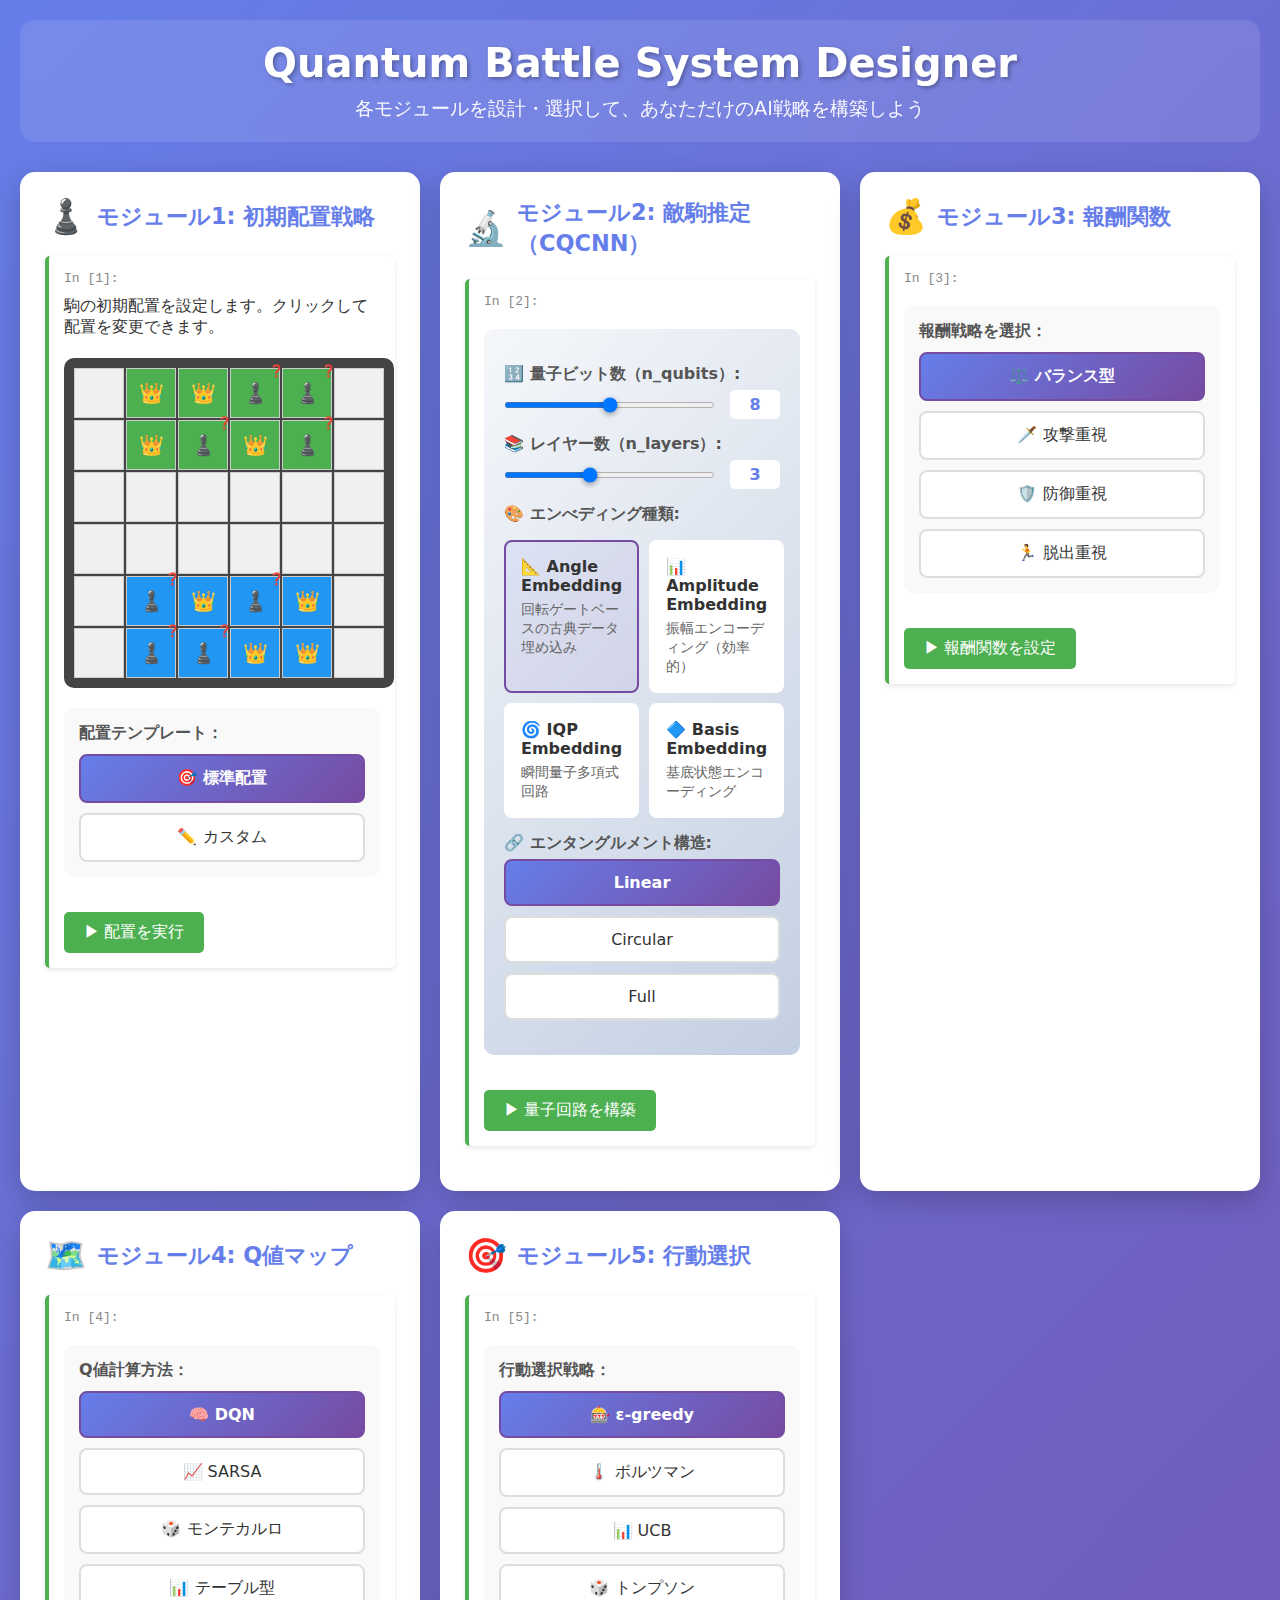
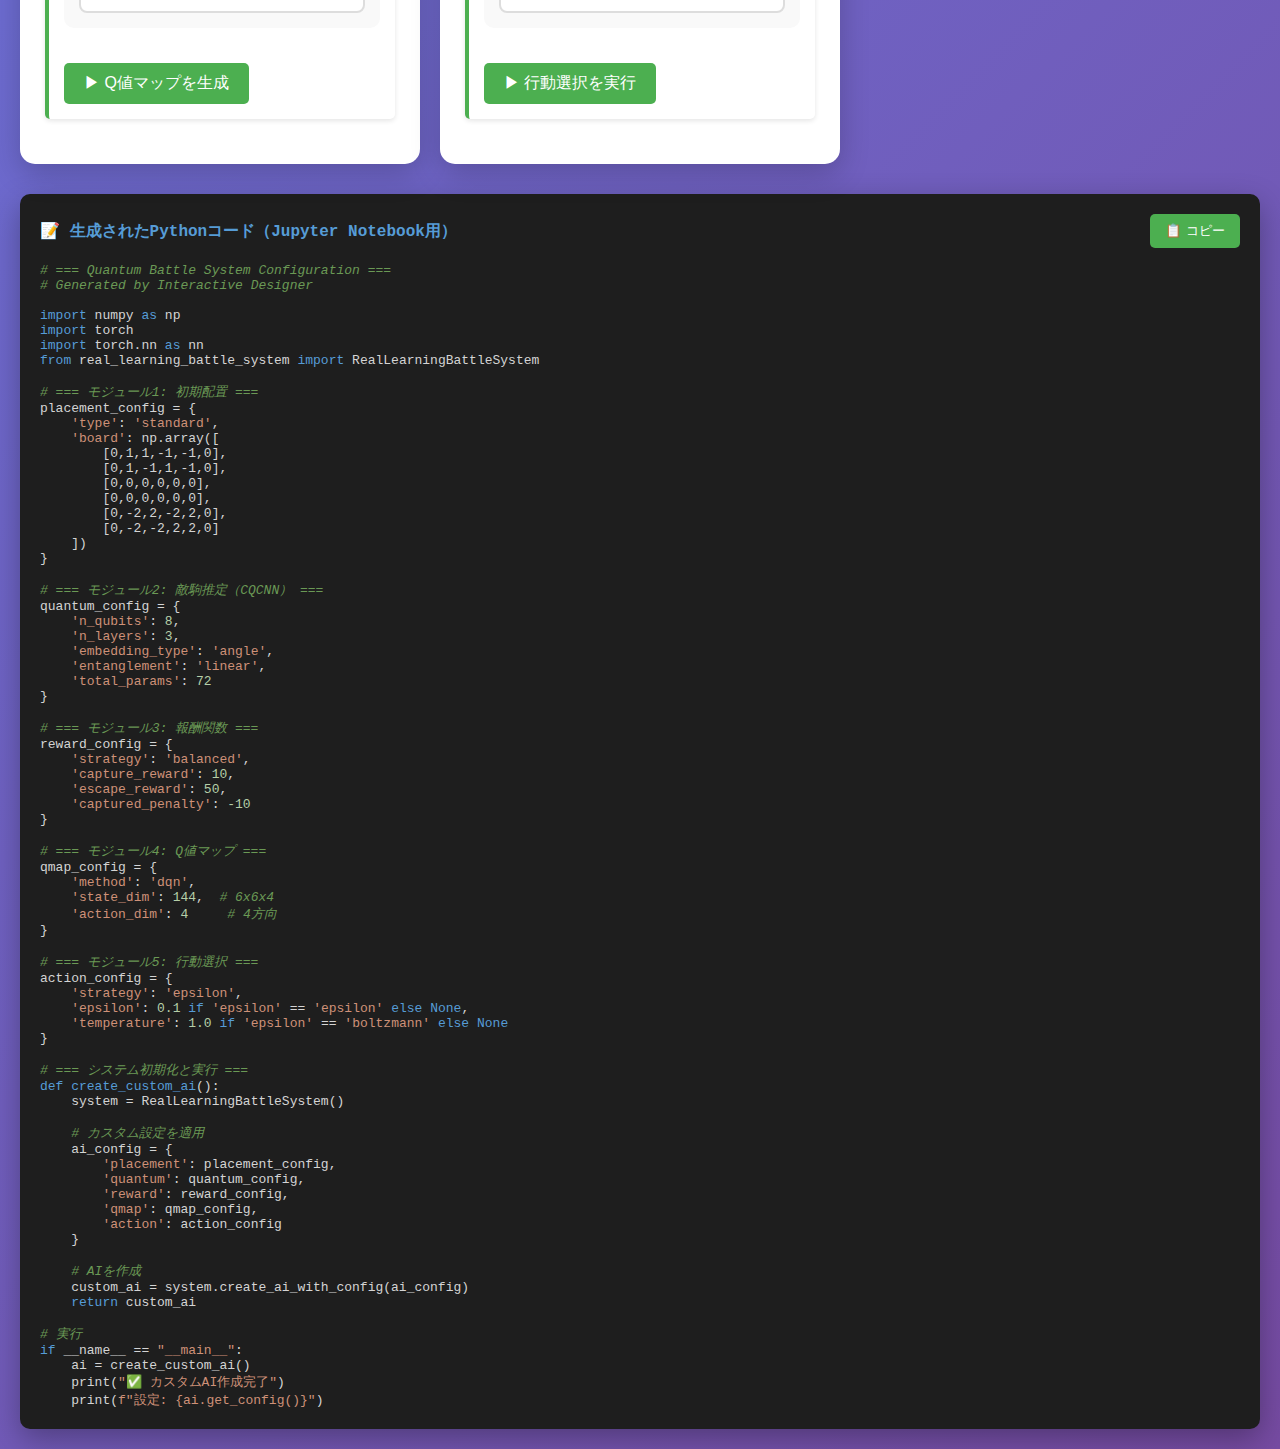
<file: .history/quantum_battle_design_notebook_20250822104246.html>
<!DOCTYPE html>
<html lang="ja">
<head>
    <meta charset="UTF-8">
    <meta name="viewport" content="width=device-width, initial-scale=1.0">
    <title>Quantum Battle System Designer</title>
    <style>
        * {
            margin: 0;
            padding: 0;
            box-sizing: border-box;
        }

        body {
            font-family: 'Segoe UI', system-ui, -apple-system, sans-serif;
            background: linear-gradient(135deg, #667eea 0%, #764ba2 100%);
            min-height: 100vh;
            padding: 20px;
            color: #333;
        }

        .container {
            max-width: 1400px;
            margin: 0 auto;
        }

        .header {
            text-align: center;
            color: white;
            margin-bottom: 30px;
            padding: 20px;
            background: rgba(255, 255, 255, 0.1);
            backdrop-filter: blur(10px);
            border-radius: 15px;
        }

        .header h1 {
            font-size: 2.5em;
            margin-bottom: 10px;
            text-shadow: 2px 2px 4px rgba(0,0,0,0.3);
        }

        .header p {
            font-size: 1.2em;
            opacity: 0.95;
        }

        .module-grid {
            display: grid;
            grid-template-columns: repeat(auto-fit, minmax(400px, 1fr));
            gap: 20px;
            margin-bottom: 30px;
        }

        .module-card {
            background: white;
            border-radius: 15px;
            padding: 25px;
            box-shadow: 0 10px 30px rgba(0,0,0,0.2);
            transition: transform 0.3s ease, box-shadow 0.3s ease;
        }

        .module-card:hover {
            transform: translateY(-5px);
            box-shadow: 0 15px 40px rgba(0,0,0,0.3);
        }

        .module-title {
            font-size: 1.4em;
            font-weight: bold;
            color: #667eea;
            margin-bottom: 15px;
            display: flex;
            align-items: center;
            gap: 10px;
        }

        .module-icon {
            font-size: 1.5em;
        }

        /* 初期配置モジュール */
        .placement-board {
            display: grid;
            grid-template-columns: repeat(6, 50px);
            grid-template-rows: repeat(6, 50px);
            gap: 2px;
            margin: 20px auto;
            background: #444;
            padding: 10px;
            border-radius: 10px;
            width: fit-content;
        }

        .board-cell {
            background: #f0f0f0;
            border: 1px solid #ccc;
            display: flex;
            align-items: center;
            justify-content: center;
            cursor: pointer;
            transition: all 0.3s ease;
            font-size: 20px;
            position: relative;
        }

        .board-cell:hover {
            background: #e0e0e0;
            transform: scale(1.1);
            z-index: 10;
        }

        .board-cell.player-a {
            background: #4CAF50;
            color: white;
        }

        .board-cell.player-b {
            background: #2196F3;
            color: white;
        }

        .board-cell.good {
            font-weight: bold;
        }

        .board-cell.bad::after {
            content: '❓';
            position: absolute;
            top: -5px;
            right: -5px;
            font-size: 12px;
        }

        /* 敵駒推定モジュール */
        .quantum-config {
            background: linear-gradient(135deg, #f5f7fa 0%, #c3cfe2 100%);
            padding: 20px;
            border-radius: 10px;
            margin: 20px 0;
        }

        .config-item {
            margin: 15px 0;
        }

        .config-label {
            font-weight: bold;
            color: #555;
            display: block;
            margin-bottom: 5px;
        }

        .slider-container {
            display: flex;
            align-items: center;
            gap: 15px;
        }

        input[type="range"] {
            flex: 1;
            height: 6px;
            border-radius: 3px;
            background: linear-gradient(to right, #667eea, #764ba2);
            outline: none;
            cursor: pointer;
        }

        input[type="range"]::-webkit-slider-thumb {
            -webkit-appearance: none;
            appearance: none;
            width: 20px;
            height: 20px;
            border-radius: 50%;
            background: white;
            box-shadow: 0 2px 5px rgba(0,0,0,0.3);
            cursor: pointer;
        }

        .value-display {
            background: white;
            padding: 5px 10px;
            border-radius: 5px;
            min-width: 50px;
            text-align: center;
            font-weight: bold;
            color: #667eea;
        }

        /* エンべディング選択 */
        .embedding-options {
            display: grid;
            grid-template-columns: repeat(2, 1fr);
            gap: 10px;
            margin: 15px 0;
        }

        .embedding-card {
            background: white;
            padding: 15px;
            border-radius: 8px;
            border: 2px solid transparent;
            cursor: pointer;
            transition: all 0.3s ease;
        }

        .embedding-card:hover {
            border-color: #667eea;
            transform: translateY(-2px);
            box-shadow: 0 5px 15px rgba(102, 126, 234, 0.3);
        }

        .embedding-card.selected {
            border-color: #764ba2;
            background: linear-gradient(135deg, rgba(102, 126, 234, 0.1), rgba(118, 75, 162, 0.1));
        }

        .embedding-title {
            font-weight: bold;
            color: #333;
            margin-bottom: 5px;
        }

        .embedding-desc {
            font-size: 0.9em;
            color: #666;
        }

        /* モジュール選択 */
        .module-selector {
            background: #f9f9f9;
            padding: 15px;
            border-radius: 10px;
            margin: 20px 0;
        }

        .selector-title {
            font-weight: bold;
            color: #555;
            margin-bottom: 10px;
        }

        .option-grid {
            display: grid;
            grid-template-columns: repeat(auto-fit, minmax(150px, 1fr));
            gap: 10px;
        }

        .option-button {
            padding: 12px 20px;
            border: 2px solid #ddd;
            background: white;
            border-radius: 8px;
            cursor: pointer;
            transition: all 0.3s ease;
            text-align: center;
        }

        .option-button:hover {
            border-color: #667eea;
            background: linear-gradient(135deg, rgba(102, 126, 234, 0.05), rgba(118, 75, 162, 0.05));
            transform: translateY(-2px);
        }

        .option-button.selected {
            border-color: #764ba2;
            background: linear-gradient(135deg, #667eea, #764ba2);
            color: white;
            font-weight: bold;
        }

        /* コード生成エリア */
        .code-output {
            background: #1e1e1e;
            color: #d4d4d4;
            padding: 20px;
            border-radius: 10px;
            margin-top: 30px;
            font-family: 'Consolas', 'Monaco', monospace;
            overflow-x: auto;
            box-shadow: 0 10px 30px rgba(0,0,0,0.3);
        }

        .code-header {
            color: #569cd6;
            font-weight: bold;
            margin-bottom: 15px;
            display: flex;
            justify-content: space-between;
            align-items: center;
        }

        .copy-button {
            background: #4CAF50;
            color: white;
            border: none;
            padding: 8px 15px;
            border-radius: 5px;
            cursor: pointer;
            transition: background 0.3s ease;
        }

        .copy-button:hover {
            background: #45a049;
        }

        .code-line {
            margin: 5px 0;
            line-height: 1.6;
        }

        .code-keyword {
            color: #569cd6;
        }

        .code-string {
            color: #ce9178;
        }

        .code-number {
            color: #b5cea8;
        }

        .code-comment {
            color: #6a9955;
            font-style: italic;
        }

        /* アニメーション */
        @keyframes pulse {
            0% { transform: scale(1); }
            50% { transform: scale(1.05); }
            100% { transform: scale(1); }
        }

        .pulse {
            animation: pulse 2s infinite;
        }

        /* Jupyter Notebook スタイル */
        .notebook-cell {
            background: white;
            border-left: 4px solid #4CAF50;
            margin: 20px 0;
            padding: 15px;
            border-radius: 5px;
            box-shadow: 0 2px 5px rgba(0,0,0,0.1);
        }

        .cell-number {
            color: #888;
            font-family: monospace;
            margin-bottom: 10px;
        }

        .run-button {
            background: #4CAF50;
            color: white;
            border: none;
            padding: 10px 20px;
            border-radius: 5px;
            cursor: pointer;
            font-size: 1em;
            margin-top: 15px;
            transition: background 0.3s ease;
        }

        .run-button:hover {
            background: #45a049;
        }

        .output-area {
            background: #f5f5f5;
            padding: 15px;
            border-radius: 5px;
            margin-top: 15px;
            font-family: monospace;
            white-space: pre-wrap;
        }
    </style>
</head>
<body>
    <div class="container">
        <div class="header">
            <h1>Quantum Battle System Designer</h1>
            <p>各モジュールを設計・選択して、あなただけのAI戦略を構築しよう</p>
        </div>

        <div class="module-grid">
            <!-- モジュール1: 初期配置 -->
            <div class="module-card">
                <div class="module-title">
                    <span class="module-icon">♟️</span>
                    モジュール1: 初期配置戦略
                </div>
                
                <div class="notebook-cell">
                    <div class="cell-number">In [1]:</div>
                    <p>駒の初期配置を設定します。クリックして配置を変更できます。</p>
                    
                    <div class="placement-board" id="placementBoard">
                        <!-- ボードは JavaScript で生成 -->
                    </div>
                    
                    <div class="module-selector">
                        <div class="selector-title">配置テンプレート：</div>
                        <div class="option-grid">
                            <div class="option-button selected" onclick="selectPlacement('standard')">
                                🎯 標準配置
                            </div>
                            <div class="option-button" onclick="selectPlacement('custom')">
                                ✏️ カスタム
                            </div>
                        </div>
                    </div>
                    
                    <button class="run-button" onclick="runPlacement()">▶ 配置を実行</button>
                    <div class="output-area" id="placementOutput" style="display: none;"></div>
                </div>
            </div>

            <!-- モジュール2: 敵駒推定 -->
            <div class="module-card">
                <div class="module-title">
                    <span class="module-icon">🔬</span>
                    モジュール2: 敵駒推定（CQCNN）
                </div>
                
                <div class="notebook-cell">
                    <div class="cell-number">In [2]:</div>
                    <div class="quantum-config">
                        <div class="config-item">
                            <label class="config-label">🔢 量子ビット数（n_qubits）:</label>
                            <div class="slider-container">
                                <input type="range" id="qubitsSlider" min="4" max="12" value="8" 
                                       oninput="updateValue('qubits', this.value)">
                                <div class="value-display" id="qubitsValue">8</div>
                            </div>
                        </div>
                        
                        <div class="config-item">
                            <label class="config-label">📚 レイヤー数（n_layers）:</label>
                            <div class="slider-container">
                                <input type="range" id="layersSlider" min="1" max="6" value="3" 
                                       oninput="updateValue('layers', this.value)">
                                <div class="value-display" id="layersValue">3</div>
                            </div>
                        </div>
                        
                        <div class="config-item">
                            <label class="config-label">🎨 エンべディング種類:</label>
                            <div class="embedding-options">
                                <div class="embedding-card selected" onclick="selectEmbedding('angle')">
                                    <div class="embedding-title">📐 Angle Embedding</div>
                                    <div class="embedding-desc">回転ゲートベースの古典データ埋め込み</div>
                                </div>
                                <div class="embedding-card" onclick="selectEmbedding('amplitude')">
                                    <div class="embedding-title">📊 Amplitude Embedding</div>
                                    <div class="embedding-desc">振幅エンコーディング（効率的）</div>
                                </div>
                                <div class="embedding-card" onclick="selectEmbedding('iqp')">
                                    <div class="embedding-title">🌀 IQP Embedding</div>
                                    <div class="embedding-desc">瞬間量子多項式回路</div>
                                </div>
                                <div class="embedding-card" onclick="selectEmbedding('basis')">
                                    <div class="embedding-title">🔷 Basis Embedding</div>
                                    <div class="embedding-desc">基底状態エンコーディング</div>
                                </div>
                            </div>
                        </div>
                        
                        <div class="config-item">
                            <label class="config-label">🔗 エンタングルメント構造:</label>
                            <div class="option-grid">
                                <div class="option-button selected" onclick="selectEntanglement('linear')">
                                    Linear
                                </div>
                                <div class="option-button" onclick="selectEntanglement('circular')">
                                    Circular
                                </div>
                                <div class="option-button" onclick="selectEntanglement('full')">
                                    Full
                                </div>
                            </div>
                        </div>
                    </div>
                    
                    <button class="run-button" onclick="runQuantumConfig()">▶ 量子回路を構築</button>
                    <div class="output-area" id="quantumOutput" style="display: none;"></div>
                </div>
            </div>

            <!-- モジュール3: 報酬関数 -->
            <div class="module-card">
                <div class="module-title">
                    <span class="module-icon">💰</span>
                    モジュール3: 報酬関数
                </div>
                
                <div class="notebook-cell">
                    <div class="cell-number">In [3]:</div>
                    <div class="module-selector">
                        <div class="selector-title">報酬戦略を選択：</div>
                        <div class="option-grid">
                            <div class="option-button selected" onclick="selectReward('balanced')">
                                ⚖️ バランス型
                            </div>
                            <div class="option-button" onclick="selectReward('aggressive')">
                                🗡️ 攻撃重視
                            </div>
                            <div class="option-button" onclick="selectReward('defensive')">
                                🛡️ 防御重視
                            </div>
                            <div class="option-button" onclick="selectReward('escape')">
                                🏃 脱出重視
                            </div>
                        </div>
                    </div>
                    
                    <button class="run-button" onclick="runReward()">▶ 報酬関数を設定</button>
                    <div class="output-area" id="rewardOutput" style="display: none;"></div>
                </div>
            </div>

            <!-- モジュール4: Q値マップ -->
            <div class="module-card">
                <div class="module-title">
                    <span class="module-icon">🗺️</span>
                    モジュール4: Q値マップ
                </div>
                
                <div class="notebook-cell">
                    <div class="cell-number">In [4]:</div>
                    <div class="module-selector">
                        <div class="selector-title">Q値計算方法：</div>
                        <div class="option-grid">
                            <div class="option-button selected" onclick="selectQMap('dqn')">
                                🧠 DQN
                            </div>
                            <div class="option-button" onclick="selectQMap('sarsa')">
                                📈 SARSA
                            </div>
                            <div class="option-button" onclick="selectQMap('montecarlo')">
                                🎲 モンテカルロ
                            </div>
                            <div class="option-button" onclick="selectQMap('tabular')">
                                📊 テーブル型
                            </div>
                        </div>
                    </div>
                    
                    <button class="run-button" onclick="runQMap()">▶ Q値マップを生成</button>
                    <div class="output-area" id="qmapOutput" style="display: none;"></div>
                </div>
            </div>

            <!-- モジュール5: 行動選択 -->
            <div class="module-card">
                <div class="module-title">
                    <span class="module-icon">🎯</span>
                    モジュール5: 行動選択
                </div>
                
                <div class="notebook-cell">
                    <div class="cell-number">In [5]:</div>
                    <div class="module-selector">
                        <div class="selector-title">行動選択戦略：</div>
                        <div class="option-grid">
                            <div class="option-button selected" onclick="selectAction('epsilon')">
                                🎰 ε-greedy
                            </div>
                            <div class="option-button" onclick="selectAction('boltzmann')">
                                🌡️ ボルツマン
                            </div>
                            <div class="option-button" onclick="selectAction('ucb')">
                                📊 UCB
                            </div>
                            <div class="option-button" onclick="selectAction('thompson')">
                                🎲 トンプソン
                            </div>
                        </div>
                    </div>
                    
                    <button class="run-button" onclick="runAction()">▶ 行動選択を実行</button>
                    <div class="output-area" id="actionOutput" style="display: none;"></div>
                </div>
            </div>
        </div>

        <!-- 統合コード生成 -->
        <div class="code-output">
            <div class="code-header">
                <span>📝 生成されたPythonコード（Jupyter Notebook用）</span>
                <button class="copy-button" onclick="copyCode()">📋 コピー</button>
            </div>
            <pre id="generatedCode"></pre>
        </div>
    </div>

    <script>
        // グローバル変数
        let currentConfig = {
            placement: 'standard',
            qubits: 8,
            layers: 3,
            embedding: 'angle',
            entanglement: 'linear',
            reward: 'balanced',
            qmap: 'dqn',
            action: 'epsilon',
            board: Array(6).fill().map(() => Array(6).fill(0))
        };

        // 初期化
        document.addEventListener('DOMContentLoaded', function() {
            initializeBoard();
            updateCode();
        });

        // ボード初期化
        function initializeBoard() {
            const board = document.getElementById('placementBoard');
            board.innerHTML = '';
            
            // 標準配置
            const standardPlacement = {
                // Player A (rows 0-1)
                '0,1': 'A-good', '0,2': 'A-good', '0,3': 'A-bad', '0,4': 'A-bad',
                '1,1': 'A-good', '1,2': 'A-bad', '1,3': 'A-good', '1,4': 'A-bad',
                // Player B (rows 4-5)
                '4,1': 'B-bad', '4,2': 'B-good', '4,3': 'B-bad', '4,4': 'B-good',
                '5,1': 'B-bad', '5,2': 'B-bad', '5,3': 'B-good', '5,4': 'B-good'
            };
            
            for (let row = 0; row < 6; row++) {
                for (let col = 0; col < 6; col++) {
                    const cell = document.createElement('div');
                    cell.className = 'board-cell';
                    cell.dataset.row = row;
                    cell.dataset.col = col;
                    
                    const key = `${row},${col}`;
                    if (standardPlacement[key]) {
                        const [player, type] = standardPlacement[key].split('-');
                        cell.classList.add(`player-${player.toLowerCase()}`, type);
                        cell.textContent = type === 'good' ? '👑' : '♟️';
                        currentConfig.board[row][col] = player === 'A' ? 
                            (type === 'good' ? 1 : -1) : 
                            (type === 'good' ? 2 : -2);
                    }
                    
                    cell.onclick = () => togglePiece(row, col);
                    board.appendChild(cell);
                }
            }
        }

        // 駒の切り替え
        function togglePiece(row, col) {
            if (currentConfig.placement !== 'custom') {
                currentConfig.placement = 'custom';
                document.querySelectorAll('.module-selector .option-button').forEach(btn => {
                    btn.classList.remove('selected');
                    if (btn.textContent.includes('カスタム')) {
                        btn.classList.add('selected');
                    }
                });
            }
            
            const cell = document.querySelector(`[data-row="${row}"][data-col="${col}"]`);
            const current = currentConfig.board[row][col];
            
            // サイクル: 0 -> A-good -> A-bad -> B-good -> B-bad -> 0
            const cycle = [0, 1, -1, 2, -2];
            const nextIndex = (cycle.indexOf(current) + 1) % cycle.length;
            const next = cycle[nextIndex];
            
            currentConfig.board[row][col] = next;
            
            // UIを更新
            cell.className = 'board-cell';
            cell.textContent = '';
            
            if (next !== 0) {
                const player = Math.abs(next) === 1 ? 'a' : 'b';
                const type = next > 0 ? 'good' : 'bad';
                cell.classList.add(`player-${player}`, type);
                cell.textContent = type === 'good' ? '👑' : '♟️';
            }
            
            updateCode();
        }

        // 配置選択
        function selectPlacement(type) {
            currentConfig.placement = type;
            document.querySelectorAll('.module-selector .option-button').forEach(btn => {
                btn.classList.remove('selected');
            });
            event.target.classList.add('selected');
            
            if (type !== 'custom') {
                // プリセット配置を適用
                initializeBoard();
            }
            updateCode();
        }

        // 値の更新
        function updateValue(type, value) {
            currentConfig[type] = parseInt(value);
            document.getElementById(`${type}Value`).textContent = value;
            updateCode();
        }

        // エンべディング選択
        function selectEmbedding(type) {
            currentConfig.embedding = type;
            document.querySelectorAll('.embedding-card').forEach(card => {
                card.classList.remove('selected');
            });
            event.target.closest('.embedding-card').classList.add('selected');
            updateCode();
        }

        // エンタングルメント選択
        function selectEntanglement(type) {
            currentConfig.entanglement = type;
            document.querySelectorAll('.config-item .option-button').forEach(btn => {
                btn.classList.remove('selected');
            });
            event.target.classList.add('selected');
            updateCode();
        }

        // 各モジュール選択
        function selectReward(type) {
            currentConfig.reward = type;
            updateSelection(event.target);
            updateCode();
        }

        function selectQMap(type) {
            currentConfig.qmap = type;
            updateSelection(event.target);
            updateCode();
        }

        function selectAction(type) {
            currentConfig.action = type;
            updateSelection(event.target);
            updateCode();
        }

        function updateSelection(target) {
            target.parentElement.querySelectorAll('.option-button').forEach(btn => {
                btn.classList.remove('selected');
            });
            target.classList.add('selected');
        }

        // 実行ボタン
        function runPlacement() {
            const output = document.getElementById('placementOutput');
            output.style.display = 'block';
            output.textContent = `✅ 初期配置設定完了\n配置タイプ: ${currentConfig.placement}\n善玉の位置: ${countPieces('good')}個\n悪玉の位置: ${countPieces('bad')}個`;
        }

        function runQuantumConfig() {
            const output = document.getElementById('quantumOutput');
            output.style.display = 'block';
            output.textContent = `✅ 量子回路構築完了\n量子ビット数: ${currentConfig.qubits}\nレイヤー数: ${currentConfig.layers}\nエンべディング: ${currentConfig.embedding}\nエンタングルメント: ${currentConfig.entanglement}\n総パラメータ数: ${currentConfig.qubits * currentConfig.layers * 3}`;
        }

        function runReward() {
            const output = document.getElementById('rewardOutput');
            output.style.display = 'block';
            const rewards = {
                balanced: '捕獲: +10, 脱出: +50, 被捕獲: -10',
                aggressive: '捕獲: +20, 脱出: +30, 被捕獲: -5',
                defensive: '捕獲: +5, 脱出: +40, 被捕獲: -20',
                escape: '捕獲: +5, 脱出: +100, 被捕獲: -10'
            };
            output.textContent = `✅ 報酬関数設定完了\n戦略: ${currentConfig.reward}\n${rewards[currentConfig.reward]}`;
        }

        function runQMap() {
            const output = document.getElementById('qmapOutput');
            output.style.display = 'block';
            output.textContent = `✅ Q値マップ生成完了\n方法: ${currentConfig.qmap}\n状態空間: 6x6x4 = 144次元\n行動空間: 4方向`;
        }

        function runAction() {
            const output = document.getElementById('actionOutput');
            output.style.display = 'block';
            const strategies = {
                epsilon: 'ε=0.1で10%の確率でランダム探索',
                boltzmann: '温度τ=1.0でソフトマックス選択',
                ucb: '信頼区間による楽観的探索',
                thompson: 'ベイズ的確率分布からサンプリング'
            };
            output.textContent = `✅ 行動選択戦略設定完了\n戦略: ${currentConfig.action}\n${strategies[currentConfig.action]}`;
        }

        // ヘルパー関数
        function countPieces(type) {
            let count = 0;
            for (let row of currentConfig.board) {
                for (let val of row) {
                    if (type === 'good' && (val === 1 || val === 2)) count++;
                    if (type === 'bad' && (val === -1 || val === -2)) count++;
                }
            }
            return count;
        }

        // コード生成
        function updateCode() {
            const code = `<span class="code-comment"># === Quantum Battle System Configuration ===</span>
<span class="code-comment"># Generated by Interactive Designer</span>

<span class="code-keyword">import</span> numpy <span class="code-keyword">as</span> np
<span class="code-keyword">import</span> torch
<span class="code-keyword">import</span> torch.nn <span class="code-keyword">as</span> nn
<span class="code-keyword">from</span> real_learning_battle_system <span class="code-keyword">import</span> RealLearningBattleSystem

<span class="code-comment"># === モジュール1: 初期配置 ===</span>
placement_config = {
    <span class="code-string">'type'</span>: <span class="code-string">'${currentConfig.placement}'</span>,
    <span class="code-string">'board'</span>: np.array([
${currentConfig.board.map(row => '        ' + JSON.stringify(row)).join(',\n')}
    ])
}

<span class="code-comment"># === モジュール2: 敵駒推定（CQCNN） ===</span>
quantum_config = {
    <span class="code-string">'n_qubits'</span>: <span class="code-number">${currentConfig.qubits}</span>,
    <span class="code-string">'n_layers'</span>: <span class="code-number">${currentConfig.layers}</span>,
    <span class="code-string">'embedding_type'</span>: <span class="code-string">'${currentConfig.embedding}'</span>,
    <span class="code-string">'entanglement'</span>: <span class="code-string">'${currentConfig.entanglement}'</span>,
    <span class="code-string">'total_params'</span>: <span class="code-number">${currentConfig.qubits * currentConfig.layers * 3}</span>
}

<span class="code-comment"># === モジュール3: 報酬関数 ===</span>
reward_config = {
    <span class="code-string">'strategy'</span>: <span class="code-string">'${currentConfig.reward}'</span>,
    <span class="code-string">'capture_reward'</span>: <span class="code-number">${currentConfig.reward === 'aggressive' ? 20 : currentConfig.reward === 'defensive' ? 5 : 10}</span>,
    <span class="code-string">'escape_reward'</span>: <span class="code-number">${currentConfig.reward === 'escape' ? 100 : currentConfig.reward === 'defensive' ? 40 : currentConfig.reward === 'aggressive' ? 30 : 50}</span>,
    <span class="code-string">'captured_penalty'</span>: <span class="code-number">${currentConfig.reward === 'defensive' ? -20 : currentConfig.reward === 'aggressive' ? -5 : -10}</span>
}

<span class="code-comment"># === モジュール4: Q値マップ ===</span>
qmap_config = {
    <span class="code-string">'method'</span>: <span class="code-string">'${currentConfig.qmap}'</span>,
    <span class="code-string">'state_dim'</span>: <span class="code-number">144</span>,  <span class="code-comment"># 6x6x4</span>
    <span class="code-string">'action_dim'</span>: <span class="code-number">4</span>     <span class="code-comment"># 4方向</span>
}

<span class="code-comment"># === モジュール5: 行動選択 ===</span>
action_config = {
    <span class="code-string">'strategy'</span>: <span class="code-string">'${currentConfig.action}'</span>,
    <span class="code-string">'epsilon'</span>: <span class="code-number">0.1</span> <span class="code-keyword">if</span> <span class="code-string">'${currentConfig.action}'</span> == <span class="code-string">'epsilon'</span> <span class="code-keyword">else</span> <span class="code-keyword">None</span>,
    <span class="code-string">'temperature'</span>: <span class="code-number">1.0</span> <span class="code-keyword">if</span> <span class="code-string">'${currentConfig.action}'</span> == <span class="code-string">'boltzmann'</span> <span class="code-keyword">else</span> <span class="code-keyword">None</span>
}

<span class="code-comment"># === システム初期化と実行 ===</span>
<span class="code-keyword">def</span> <span class="code-keyword">create_custom_ai</span>():
    system = RealLearningBattleSystem()
    
    <span class="code-comment"># カスタム設定を適用</span>
    ai_config = {
        <span class="code-string">'placement'</span>: placement_config,
        <span class="code-string">'quantum'</span>: quantum_config,
        <span class="code-string">'reward'</span>: reward_config,
        <span class="code-string">'qmap'</span>: qmap_config,
        <span class="code-string">'action'</span>: action_config
    }
    
    <span class="code-comment"># AIを作成</span>
    custom_ai = system.create_ai_with_config(ai_config)
    <span class="code-keyword">return</span> custom_ai

<span class="code-comment"># 実行</span>
<span class="code-keyword">if</span> __name__ == <span class="code-string">"__main__"</span>:
    ai = create_custom_ai()
    print(<span class="code-string">"✅ カスタムAI作成完了"</span>)
    print(<span class="code-string">f"設定: {ai.get_config()}"</span>)
`;
            
            document.getElementById('generatedCode').innerHTML = code;
        }

        // コードコピー
        function copyCode() {
            const codeElement = document.getElementById('generatedCode');
            const textArea = document.createElement('textarea');
            textArea.value = codeElement.textContent;
            document.body.appendChild(textArea);
            textArea.select();
            document.execCommand('copy');
            document.body.removeChild(textArea);
            
            const button = event.target;
            const originalText = button.textContent;
            button.textContent = 'コピー完了';
            setTimeout(() => {
                button.textContent = originalText;
            }, 2000);
        }
    </script>
</body>
</html>
</file>
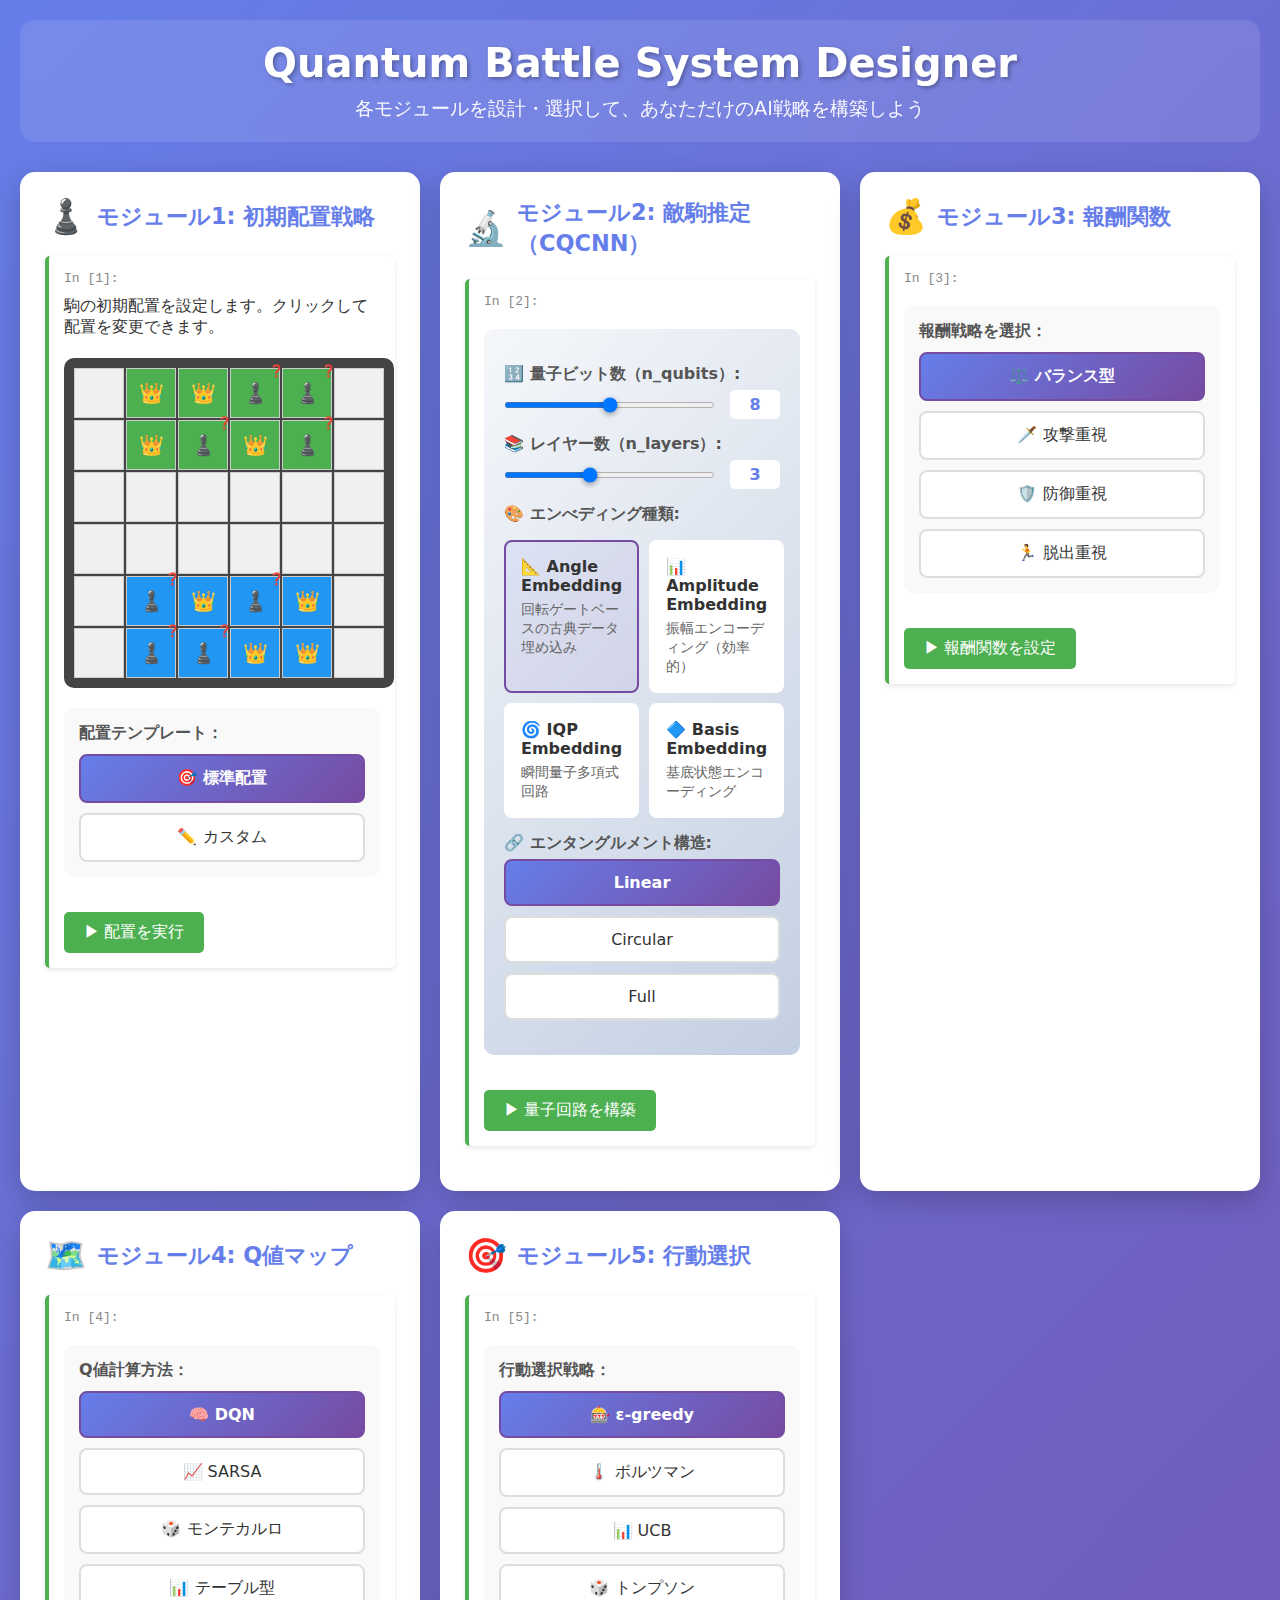
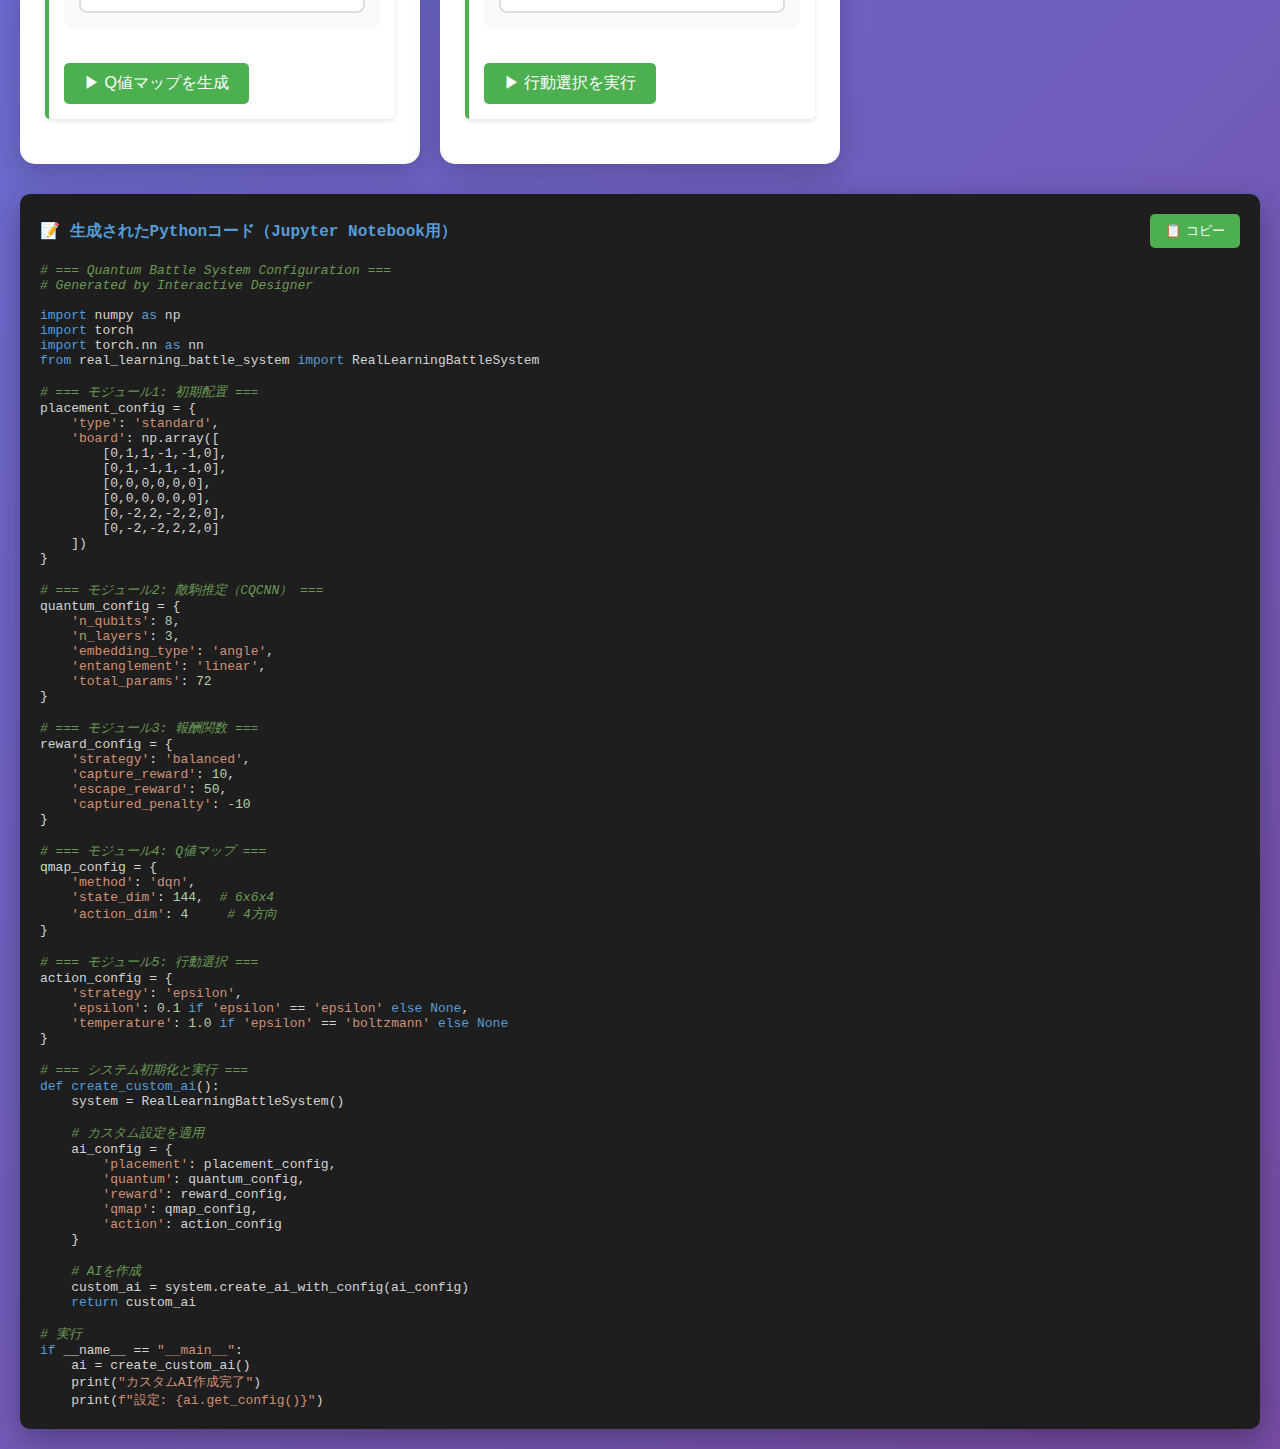
<file: .history/quantum_battle_design_notebook_20250822104251.html>
<!DOCTYPE html>
<html lang="ja">
<head>
    <meta charset="UTF-8">
    <meta name="viewport" content="width=device-width, initial-scale=1.0">
    <title>Quantum Battle System Designer</title>
    <style>
        * {
            margin: 0;
            padding: 0;
            box-sizing: border-box;
        }

        body {
            font-family: 'Segoe UI', system-ui, -apple-system, sans-serif;
            background: linear-gradient(135deg, #667eea 0%, #764ba2 100%);
            min-height: 100vh;
            padding: 20px;
            color: #333;
        }

        .container {
            max-width: 1400px;
            margin: 0 auto;
        }

        .header {
            text-align: center;
            color: white;
            margin-bottom: 30px;
            padding: 20px;
            background: rgba(255, 255, 255, 0.1);
            backdrop-filter: blur(10px);
            border-radius: 15px;
        }

        .header h1 {
            font-size: 2.5em;
            margin-bottom: 10px;
            text-shadow: 2px 2px 4px rgba(0,0,0,0.3);
        }

        .header p {
            font-size: 1.2em;
            opacity: 0.95;
        }

        .module-grid {
            display: grid;
            grid-template-columns: repeat(auto-fit, minmax(400px, 1fr));
            gap: 20px;
            margin-bottom: 30px;
        }

        .module-card {
            background: white;
            border-radius: 15px;
            padding: 25px;
            box-shadow: 0 10px 30px rgba(0,0,0,0.2);
            transition: transform 0.3s ease, box-shadow 0.3s ease;
        }

        .module-card:hover {
            transform: translateY(-5px);
            box-shadow: 0 15px 40px rgba(0,0,0,0.3);
        }

        .module-title {
            font-size: 1.4em;
            font-weight: bold;
            color: #667eea;
            margin-bottom: 15px;
            display: flex;
            align-items: center;
            gap: 10px;
        }

        .module-icon {
            font-size: 1.5em;
        }

        /* 初期配置モジュール */
        .placement-board {
            display: grid;
            grid-template-columns: repeat(6, 50px);
            grid-template-rows: repeat(6, 50px);
            gap: 2px;
            margin: 20px auto;
            background: #444;
            padding: 10px;
            border-radius: 10px;
            width: fit-content;
        }

        .board-cell {
            background: #f0f0f0;
            border: 1px solid #ccc;
            display: flex;
            align-items: center;
            justify-content: center;
            cursor: pointer;
            transition: all 0.3s ease;
            font-size: 20px;
            position: relative;
        }

        .board-cell:hover {
            background: #e0e0e0;
            transform: scale(1.1);
            z-index: 10;
        }

        .board-cell.player-a {
            background: #4CAF50;
            color: white;
        }

        .board-cell.player-b {
            background: #2196F3;
            color: white;
        }

        .board-cell.good {
            font-weight: bold;
        }

        .board-cell.bad::after {
            content: '❓';
            position: absolute;
            top: -5px;
            right: -5px;
            font-size: 12px;
        }

        /* 敵駒推定モジュール */
        .quantum-config {
            background: linear-gradient(135deg, #f5f7fa 0%, #c3cfe2 100%);
            padding: 20px;
            border-radius: 10px;
            margin: 20px 0;
        }

        .config-item {
            margin: 15px 0;
        }

        .config-label {
            font-weight: bold;
            color: #555;
            display: block;
            margin-bottom: 5px;
        }

        .slider-container {
            display: flex;
            align-items: center;
            gap: 15px;
        }

        input[type="range"] {
            flex: 1;
            height: 6px;
            border-radius: 3px;
            background: linear-gradient(to right, #667eea, #764ba2);
            outline: none;
            cursor: pointer;
        }

        input[type="range"]::-webkit-slider-thumb {
            -webkit-appearance: none;
            appearance: none;
            width: 20px;
            height: 20px;
            border-radius: 50%;
            background: white;
            box-shadow: 0 2px 5px rgba(0,0,0,0.3);
            cursor: pointer;
        }

        .value-display {
            background: white;
            padding: 5px 10px;
            border-radius: 5px;
            min-width: 50px;
            text-align: center;
            font-weight: bold;
            color: #667eea;
        }

        /* エンべディング選択 */
        .embedding-options {
            display: grid;
            grid-template-columns: repeat(2, 1fr);
            gap: 10px;
            margin: 15px 0;
        }

        .embedding-card {
            background: white;
            padding: 15px;
            border-radius: 8px;
            border: 2px solid transparent;
            cursor: pointer;
            transition: all 0.3s ease;
        }

        .embedding-card:hover {
            border-color: #667eea;
            transform: translateY(-2px);
            box-shadow: 0 5px 15px rgba(102, 126, 234, 0.3);
        }

        .embedding-card.selected {
            border-color: #764ba2;
            background: linear-gradient(135deg, rgba(102, 126, 234, 0.1), rgba(118, 75, 162, 0.1));
        }

        .embedding-title {
            font-weight: bold;
            color: #333;
            margin-bottom: 5px;
        }

        .embedding-desc {
            font-size: 0.9em;
            color: #666;
        }

        /* モジュール選択 */
        .module-selector {
            background: #f9f9f9;
            padding: 15px;
            border-radius: 10px;
            margin: 20px 0;
        }

        .selector-title {
            font-weight: bold;
            color: #555;
            margin-bottom: 10px;
        }

        .option-grid {
            display: grid;
            grid-template-columns: repeat(auto-fit, minmax(150px, 1fr));
            gap: 10px;
        }

        .option-button {
            padding: 12px 20px;
            border: 2px solid #ddd;
            background: white;
            border-radius: 8px;
            cursor: pointer;
            transition: all 0.3s ease;
            text-align: center;
        }

        .option-button:hover {
            border-color: #667eea;
            background: linear-gradient(135deg, rgba(102, 126, 234, 0.05), rgba(118, 75, 162, 0.05));
            transform: translateY(-2px);
        }

        .option-button.selected {
            border-color: #764ba2;
            background: linear-gradient(135deg, #667eea, #764ba2);
            color: white;
            font-weight: bold;
        }

        /* コード生成エリア */
        .code-output {
            background: #1e1e1e;
            color: #d4d4d4;
            padding: 20px;
            border-radius: 10px;
            margin-top: 30px;
            font-family: 'Consolas', 'Monaco', monospace;
            overflow-x: auto;
            box-shadow: 0 10px 30px rgba(0,0,0,0.3);
        }

        .code-header {
            color: #569cd6;
            font-weight: bold;
            margin-bottom: 15px;
            display: flex;
            justify-content: space-between;
            align-items: center;
        }

        .copy-button {
            background: #4CAF50;
            color: white;
            border: none;
            padding: 8px 15px;
            border-radius: 5px;
            cursor: pointer;
            transition: background 0.3s ease;
        }

        .copy-button:hover {
            background: #45a049;
        }

        .code-line {
            margin: 5px 0;
            line-height: 1.6;
        }

        .code-keyword {
            color: #569cd6;
        }

        .code-string {
            color: #ce9178;
        }

        .code-number {
            color: #b5cea8;
        }

        .code-comment {
            color: #6a9955;
            font-style: italic;
        }

        /* アニメーション */
        @keyframes pulse {
            0% { transform: scale(1); }
            50% { transform: scale(1.05); }
            100% { transform: scale(1); }
        }

        .pulse {
            animation: pulse 2s infinite;
        }

        /* Jupyter Notebook スタイル */
        .notebook-cell {
            background: white;
            border-left: 4px solid #4CAF50;
            margin: 20px 0;
            padding: 15px;
            border-radius: 5px;
            box-shadow: 0 2px 5px rgba(0,0,0,0.1);
        }

        .cell-number {
            color: #888;
            font-family: monospace;
            margin-bottom: 10px;
        }

        .run-button {
            background: #4CAF50;
            color: white;
            border: none;
            padding: 10px 20px;
            border-radius: 5px;
            cursor: pointer;
            font-size: 1em;
            margin-top: 15px;
            transition: background 0.3s ease;
        }

        .run-button:hover {
            background: #45a049;
        }

        .output-area {
            background: #f5f5f5;
            padding: 15px;
            border-radius: 5px;
            margin-top: 15px;
            font-family: monospace;
            white-space: pre-wrap;
        }
    </style>
</head>
<body>
    <div class="container">
        <div class="header">
            <h1>Quantum Battle System Designer</h1>
            <p>各モジュールを設計・選択して、あなただけのAI戦略を構築しよう</p>
        </div>

        <div class="module-grid">
            <!-- モジュール1: 初期配置 -->
            <div class="module-card">
                <div class="module-title">
                    <span class="module-icon">♟️</span>
                    モジュール1: 初期配置戦略
                </div>
                
                <div class="notebook-cell">
                    <div class="cell-number">In [1]:</div>
                    <p>駒の初期配置を設定します。クリックして配置を変更できます。</p>
                    
                    <div class="placement-board" id="placementBoard">
                        <!-- ボードは JavaScript で生成 -->
                    </div>
                    
                    <div class="module-selector">
                        <div class="selector-title">配置テンプレート：</div>
                        <div class="option-grid">
                            <div class="option-button selected" onclick="selectPlacement('standard')">
                                🎯 標準配置
                            </div>
                            <div class="option-button" onclick="selectPlacement('custom')">
                                ✏️ カスタム
                            </div>
                        </div>
                    </div>
                    
                    <button class="run-button" onclick="runPlacement()">▶ 配置を実行</button>
                    <div class="output-area" id="placementOutput" style="display: none;"></div>
                </div>
            </div>

            <!-- モジュール2: 敵駒推定 -->
            <div class="module-card">
                <div class="module-title">
                    <span class="module-icon">🔬</span>
                    モジュール2: 敵駒推定（CQCNN）
                </div>
                
                <div class="notebook-cell">
                    <div class="cell-number">In [2]:</div>
                    <div class="quantum-config">
                        <div class="config-item">
                            <label class="config-label">🔢 量子ビット数（n_qubits）:</label>
                            <div class="slider-container">
                                <input type="range" id="qubitsSlider" min="4" max="12" value="8" 
                                       oninput="updateValue('qubits', this.value)">
                                <div class="value-display" id="qubitsValue">8</div>
                            </div>
                        </div>
                        
                        <div class="config-item">
                            <label class="config-label">📚 レイヤー数（n_layers）:</label>
                            <div class="slider-container">
                                <input type="range" id="layersSlider" min="1" max="6" value="3" 
                                       oninput="updateValue('layers', this.value)">
                                <div class="value-display" id="layersValue">3</div>
                            </div>
                        </div>
                        
                        <div class="config-item">
                            <label class="config-label">🎨 エンべディング種類:</label>
                            <div class="embedding-options">
                                <div class="embedding-card selected" onclick="selectEmbedding('angle')">
                                    <div class="embedding-title">📐 Angle Embedding</div>
                                    <div class="embedding-desc">回転ゲートベースの古典データ埋め込み</div>
                                </div>
                                <div class="embedding-card" onclick="selectEmbedding('amplitude')">
                                    <div class="embedding-title">📊 Amplitude Embedding</div>
                                    <div class="embedding-desc">振幅エンコーディング（効率的）</div>
                                </div>
                                <div class="embedding-card" onclick="selectEmbedding('iqp')">
                                    <div class="embedding-title">🌀 IQP Embedding</div>
                                    <div class="embedding-desc">瞬間量子多項式回路</div>
                                </div>
                                <div class="embedding-card" onclick="selectEmbedding('basis')">
                                    <div class="embedding-title">🔷 Basis Embedding</div>
                                    <div class="embedding-desc">基底状態エンコーディング</div>
                                </div>
                            </div>
                        </div>
                        
                        <div class="config-item">
                            <label class="config-label">🔗 エンタングルメント構造:</label>
                            <div class="option-grid">
                                <div class="option-button selected" onclick="selectEntanglement('linear')">
                                    Linear
                                </div>
                                <div class="option-button" onclick="selectEntanglement('circular')">
                                    Circular
                                </div>
                                <div class="option-button" onclick="selectEntanglement('full')">
                                    Full
                                </div>
                            </div>
                        </div>
                    </div>
                    
                    <button class="run-button" onclick="runQuantumConfig()">▶ 量子回路を構築</button>
                    <div class="output-area" id="quantumOutput" style="display: none;"></div>
                </div>
            </div>

            <!-- モジュール3: 報酬関数 -->
            <div class="module-card">
                <div class="module-title">
                    <span class="module-icon">💰</span>
                    モジュール3: 報酬関数
                </div>
                
                <div class="notebook-cell">
                    <div class="cell-number">In [3]:</div>
                    <div class="module-selector">
                        <div class="selector-title">報酬戦略を選択：</div>
                        <div class="option-grid">
                            <div class="option-button selected" onclick="selectReward('balanced')">
                                ⚖️ バランス型
                            </div>
                            <div class="option-button" onclick="selectReward('aggressive')">
                                🗡️ 攻撃重視
                            </div>
                            <div class="option-button" onclick="selectReward('defensive')">
                                🛡️ 防御重視
                            </div>
                            <div class="option-button" onclick="selectReward('escape')">
                                🏃 脱出重視
                            </div>
                        </div>
                    </div>
                    
                    <button class="run-button" onclick="runReward()">▶ 報酬関数を設定</button>
                    <div class="output-area" id="rewardOutput" style="display: none;"></div>
                </div>
            </div>

            <!-- モジュール4: Q値マップ -->
            <div class="module-card">
                <div class="module-title">
                    <span class="module-icon">🗺️</span>
                    モジュール4: Q値マップ
                </div>
                
                <div class="notebook-cell">
                    <div class="cell-number">In [4]:</div>
                    <div class="module-selector">
                        <div class="selector-title">Q値計算方法：</div>
                        <div class="option-grid">
                            <div class="option-button selected" onclick="selectQMap('dqn')">
                                🧠 DQN
                            </div>
                            <div class="option-button" onclick="selectQMap('sarsa')">
                                📈 SARSA
                            </div>
                            <div class="option-button" onclick="selectQMap('montecarlo')">
                                🎲 モンテカルロ
                            </div>
                            <div class="option-button" onclick="selectQMap('tabular')">
                                📊 テーブル型
                            </div>
                        </div>
                    </div>
                    
                    <button class="run-button" onclick="runQMap()">▶ Q値マップを生成</button>
                    <div class="output-area" id="qmapOutput" style="display: none;"></div>
                </div>
            </div>

            <!-- モジュール5: 行動選択 -->
            <div class="module-card">
                <div class="module-title">
                    <span class="module-icon">🎯</span>
                    モジュール5: 行動選択
                </div>
                
                <div class="notebook-cell">
                    <div class="cell-number">In [5]:</div>
                    <div class="module-selector">
                        <div class="selector-title">行動選択戦略：</div>
                        <div class="option-grid">
                            <div class="option-button selected" onclick="selectAction('epsilon')">
                                🎰 ε-greedy
                            </div>
                            <div class="option-button" onclick="selectAction('boltzmann')">
                                🌡️ ボルツマン
                            </div>
                            <div class="option-button" onclick="selectAction('ucb')">
                                📊 UCB
                            </div>
                            <div class="option-button" onclick="selectAction('thompson')">
                                🎲 トンプソン
                            </div>
                        </div>
                    </div>
                    
                    <button class="run-button" onclick="runAction()">▶ 行動選択を実行</button>
                    <div class="output-area" id="actionOutput" style="display: none;"></div>
                </div>
            </div>
        </div>

        <!-- 統合コード生成 -->
        <div class="code-output">
            <div class="code-header">
                <span>📝 生成されたPythonコード（Jupyter Notebook用）</span>
                <button class="copy-button" onclick="copyCode()">📋 コピー</button>
            </div>
            <pre id="generatedCode"></pre>
        </div>
    </div>

    <script>
        // グローバル変数
        let currentConfig = {
            placement: 'standard',
            qubits: 8,
            layers: 3,
            embedding: 'angle',
            entanglement: 'linear',
            reward: 'balanced',
            qmap: 'dqn',
            action: 'epsilon',
            board: Array(6).fill().map(() => Array(6).fill(0))
        };

        // 初期化
        document.addEventListener('DOMContentLoaded', function() {
            initializeBoard();
            updateCode();
        });

        // ボード初期化
        function initializeBoard() {
            const board = document.getElementById('placementBoard');
            board.innerHTML = '';
            
            // 標準配置
            const standardPlacement = {
                // Player A (rows 0-1)
                '0,1': 'A-good', '0,2': 'A-good', '0,3': 'A-bad', '0,4': 'A-bad',
                '1,1': 'A-good', '1,2': 'A-bad', '1,3': 'A-good', '1,4': 'A-bad',
                // Player B (rows 4-5)
                '4,1': 'B-bad', '4,2': 'B-good', '4,3': 'B-bad', '4,4': 'B-good',
                '5,1': 'B-bad', '5,2': 'B-bad', '5,3': 'B-good', '5,4': 'B-good'
            };
            
            for (let row = 0; row < 6; row++) {
                for (let col = 0; col < 6; col++) {
                    const cell = document.createElement('div');
                    cell.className = 'board-cell';
                    cell.dataset.row = row;
                    cell.dataset.col = col;
                    
                    const key = `${row},${col}`;
                    if (standardPlacement[key]) {
                        const [player, type] = standardPlacement[key].split('-');
                        cell.classList.add(`player-${player.toLowerCase()}`, type);
                        cell.textContent = type === 'good' ? '👑' : '♟️';
                        currentConfig.board[row][col] = player === 'A' ? 
                            (type === 'good' ? 1 : -1) : 
                            (type === 'good' ? 2 : -2);
                    }
                    
                    cell.onclick = () => togglePiece(row, col);
                    board.appendChild(cell);
                }
            }
        }

        // 駒の切り替え
        function togglePiece(row, col) {
            if (currentConfig.placement !== 'custom') {
                currentConfig.placement = 'custom';
                document.querySelectorAll('.module-selector .option-button').forEach(btn => {
                    btn.classList.remove('selected');
                    if (btn.textContent.includes('カスタム')) {
                        btn.classList.add('selected');
                    }
                });
            }
            
            const cell = document.querySelector(`[data-row="${row}"][data-col="${col}"]`);
            const current = currentConfig.board[row][col];
            
            // サイクル: 0 -> A-good -> A-bad -> B-good -> B-bad -> 0
            const cycle = [0, 1, -1, 2, -2];
            const nextIndex = (cycle.indexOf(current) + 1) % cycle.length;
            const next = cycle[nextIndex];
            
            currentConfig.board[row][col] = next;
            
            // UIを更新
            cell.className = 'board-cell';
            cell.textContent = '';
            
            if (next !== 0) {
                const player = Math.abs(next) === 1 ? 'a' : 'b';
                const type = next > 0 ? 'good' : 'bad';
                cell.classList.add(`player-${player}`, type);
                cell.textContent = type === 'good' ? '👑' : '♟️';
            }
            
            updateCode();
        }

        // 配置選択
        function selectPlacement(type) {
            currentConfig.placement = type;
            document.querySelectorAll('.module-selector .option-button').forEach(btn => {
                btn.classList.remove('selected');
            });
            event.target.classList.add('selected');
            
            if (type !== 'custom') {
                // プリセット配置を適用
                initializeBoard();
            }
            updateCode();
        }

        // 値の更新
        function updateValue(type, value) {
            currentConfig[type] = parseInt(value);
            document.getElementById(`${type}Value`).textContent = value;
            updateCode();
        }

        // エンべディング選択
        function selectEmbedding(type) {
            currentConfig.embedding = type;
            document.querySelectorAll('.embedding-card').forEach(card => {
                card.classList.remove('selected');
            });
            event.target.closest('.embedding-card').classList.add('selected');
            updateCode();
        }

        // エンタングルメント選択
        function selectEntanglement(type) {
            currentConfig.entanglement = type;
            document.querySelectorAll('.config-item .option-button').forEach(btn => {
                btn.classList.remove('selected');
            });
            event.target.classList.add('selected');
            updateCode();
        }

        // 各モジュール選択
        function selectReward(type) {
            currentConfig.reward = type;
            updateSelection(event.target);
            updateCode();
        }

        function selectQMap(type) {
            currentConfig.qmap = type;
            updateSelection(event.target);
            updateCode();
        }

        function selectAction(type) {
            currentConfig.action = type;
            updateSelection(event.target);
            updateCode();
        }

        function updateSelection(target) {
            target.parentElement.querySelectorAll('.option-button').forEach(btn => {
                btn.classList.remove('selected');
            });
            target.classList.add('selected');
        }

        // 実行ボタン
        function runPlacement() {
            const output = document.getElementById('placementOutput');
            output.style.display = 'block';
            output.textContent = `✅ 初期配置設定完了\n配置タイプ: ${currentConfig.placement}\n善玉の位置: ${countPieces('good')}個\n悪玉の位置: ${countPieces('bad')}個`;
        }

        function runQuantumConfig() {
            const output = document.getElementById('quantumOutput');
            output.style.display = 'block';
            output.textContent = `✅ 量子回路構築完了\n量子ビット数: ${currentConfig.qubits}\nレイヤー数: ${currentConfig.layers}\nエンべディング: ${currentConfig.embedding}\nエンタングルメント: ${currentConfig.entanglement}\n総パラメータ数: ${currentConfig.qubits * currentConfig.layers * 3}`;
        }

        function runReward() {
            const output = document.getElementById('rewardOutput');
            output.style.display = 'block';
            const rewards = {
                balanced: '捕獲: +10, 脱出: +50, 被捕獲: -10',
                aggressive: '捕獲: +20, 脱出: +30, 被捕獲: -5',
                defensive: '捕獲: +5, 脱出: +40, 被捕獲: -20',
                escape: '捕獲: +5, 脱出: +100, 被捕獲: -10'
            };
            output.textContent = `✅ 報酬関数設定完了\n戦略: ${currentConfig.reward}\n${rewards[currentConfig.reward]}`;
        }

        function runQMap() {
            const output = document.getElementById('qmapOutput');
            output.style.display = 'block';
            output.textContent = `✅ Q値マップ生成完了\n方法: ${currentConfig.qmap}\n状態空間: 6x6x4 = 144次元\n行動空間: 4方向`;
        }

        function runAction() {
            const output = document.getElementById('actionOutput');
            output.style.display = 'block';
            const strategies = {
                epsilon: 'ε=0.1で10%の確率でランダム探索',
                boltzmann: '温度τ=1.0でソフトマックス選択',
                ucb: '信頼区間による楽観的探索',
                thompson: 'ベイズ的確率分布からサンプリング'
            };
            output.textContent = `✅ 行動選択戦略設定完了\n戦略: ${currentConfig.action}\n${strategies[currentConfig.action]}`;
        }

        // ヘルパー関数
        function countPieces(type) {
            let count = 0;
            for (let row of currentConfig.board) {
                for (let val of row) {
                    if (type === 'good' && (val === 1 || val === 2)) count++;
                    if (type === 'bad' && (val === -1 || val === -2)) count++;
                }
            }
            return count;
        }

        // コード生成
        function updateCode() {
            const code = `<span class="code-comment"># === Quantum Battle System Configuration ===</span>
<span class="code-comment"># Generated by Interactive Designer</span>

<span class="code-keyword">import</span> numpy <span class="code-keyword">as</span> np
<span class="code-keyword">import</span> torch
<span class="code-keyword">import</span> torch.nn <span class="code-keyword">as</span> nn
<span class="code-keyword">from</span> real_learning_battle_system <span class="code-keyword">import</span> RealLearningBattleSystem

<span class="code-comment"># === モジュール1: 初期配置 ===</span>
placement_config = {
    <span class="code-string">'type'</span>: <span class="code-string">'${currentConfig.placement}'</span>,
    <span class="code-string">'board'</span>: np.array([
${currentConfig.board.map(row => '        ' + JSON.stringify(row)).join(',\n')}
    ])
}

<span class="code-comment"># === モジュール2: 敵駒推定（CQCNN） ===</span>
quantum_config = {
    <span class="code-string">'n_qubits'</span>: <span class="code-number">${currentConfig.qubits}</span>,
    <span class="code-string">'n_layers'</span>: <span class="code-number">${currentConfig.layers}</span>,
    <span class="code-string">'embedding_type'</span>: <span class="code-string">'${currentConfig.embedding}'</span>,
    <span class="code-string">'entanglement'</span>: <span class="code-string">'${currentConfig.entanglement}'</span>,
    <span class="code-string">'total_params'</span>: <span class="code-number">${currentConfig.qubits * currentConfig.layers * 3}</span>
}

<span class="code-comment"># === モジュール3: 報酬関数 ===</span>
reward_config = {
    <span class="code-string">'strategy'</span>: <span class="code-string">'${currentConfig.reward}'</span>,
    <span class="code-string">'capture_reward'</span>: <span class="code-number">${currentConfig.reward === 'aggressive' ? 20 : currentConfig.reward === 'defensive' ? 5 : 10}</span>,
    <span class="code-string">'escape_reward'</span>: <span class="code-number">${currentConfig.reward === 'escape' ? 100 : currentConfig.reward === 'defensive' ? 40 : currentConfig.reward === 'aggressive' ? 30 : 50}</span>,
    <span class="code-string">'captured_penalty'</span>: <span class="code-number">${currentConfig.reward === 'defensive' ? -20 : currentConfig.reward === 'aggressive' ? -5 : -10}</span>
}

<span class="code-comment"># === モジュール4: Q値マップ ===</span>
qmap_config = {
    <span class="code-string">'method'</span>: <span class="code-string">'${currentConfig.qmap}'</span>,
    <span class="code-string">'state_dim'</span>: <span class="code-number">144</span>,  <span class="code-comment"># 6x6x4</span>
    <span class="code-string">'action_dim'</span>: <span class="code-number">4</span>     <span class="code-comment"># 4方向</span>
}

<span class="code-comment"># === モジュール5: 行動選択 ===</span>
action_config = {
    <span class="code-string">'strategy'</span>: <span class="code-string">'${currentConfig.action}'</span>,
    <span class="code-string">'epsilon'</span>: <span class="code-number">0.1</span> <span class="code-keyword">if</span> <span class="code-string">'${currentConfig.action}'</span> == <span class="code-string">'epsilon'</span> <span class="code-keyword">else</span> <span class="code-keyword">None</span>,
    <span class="code-string">'temperature'</span>: <span class="code-number">1.0</span> <span class="code-keyword">if</span> <span class="code-string">'${currentConfig.action}'</span> == <span class="code-string">'boltzmann'</span> <span class="code-keyword">else</span> <span class="code-keyword">None</span>
}

<span class="code-comment"># === システム初期化と実行 ===</span>
<span class="code-keyword">def</span> <span class="code-keyword">create_custom_ai</span>():
    system = RealLearningBattleSystem()
    
    <span class="code-comment"># カスタム設定を適用</span>
    ai_config = {
        <span class="code-string">'placement'</span>: placement_config,
        <span class="code-string">'quantum'</span>: quantum_config,
        <span class="code-string">'reward'</span>: reward_config,
        <span class="code-string">'qmap'</span>: qmap_config,
        <span class="code-string">'action'</span>: action_config
    }
    
    <span class="code-comment"># AIを作成</span>
    custom_ai = system.create_ai_with_config(ai_config)
    <span class="code-keyword">return</span> custom_ai

<span class="code-comment"># 実行</span>
<span class="code-keyword">if</span> __name__ == <span class="code-string">"__main__"</span>:
    ai = create_custom_ai()
    print(<span class="code-string">"カスタムAI作成完了"</span>)
    print(<span class="code-string">f"設定: {ai.get_config()}"</span>)
`;
            
            document.getElementById('generatedCode').innerHTML = code;
        }

        // コードコピー
        function copyCode() {
            const codeElement = document.getElementById('generatedCode');
            const textArea = document.createElement('textarea');
            textArea.value = codeElement.textContent;
            document.body.appendChild(textArea);
            textArea.select();
            document.execCommand('copy');
            document.body.removeChild(textArea);
            
            const button = event.target;
            const originalText = button.textContent;
            button.textContent = 'コピー完了';
            setTimeout(() => {
                button.textContent = originalText;
            }, 2000);
        }
    </script>
</body>
</html>
</file>
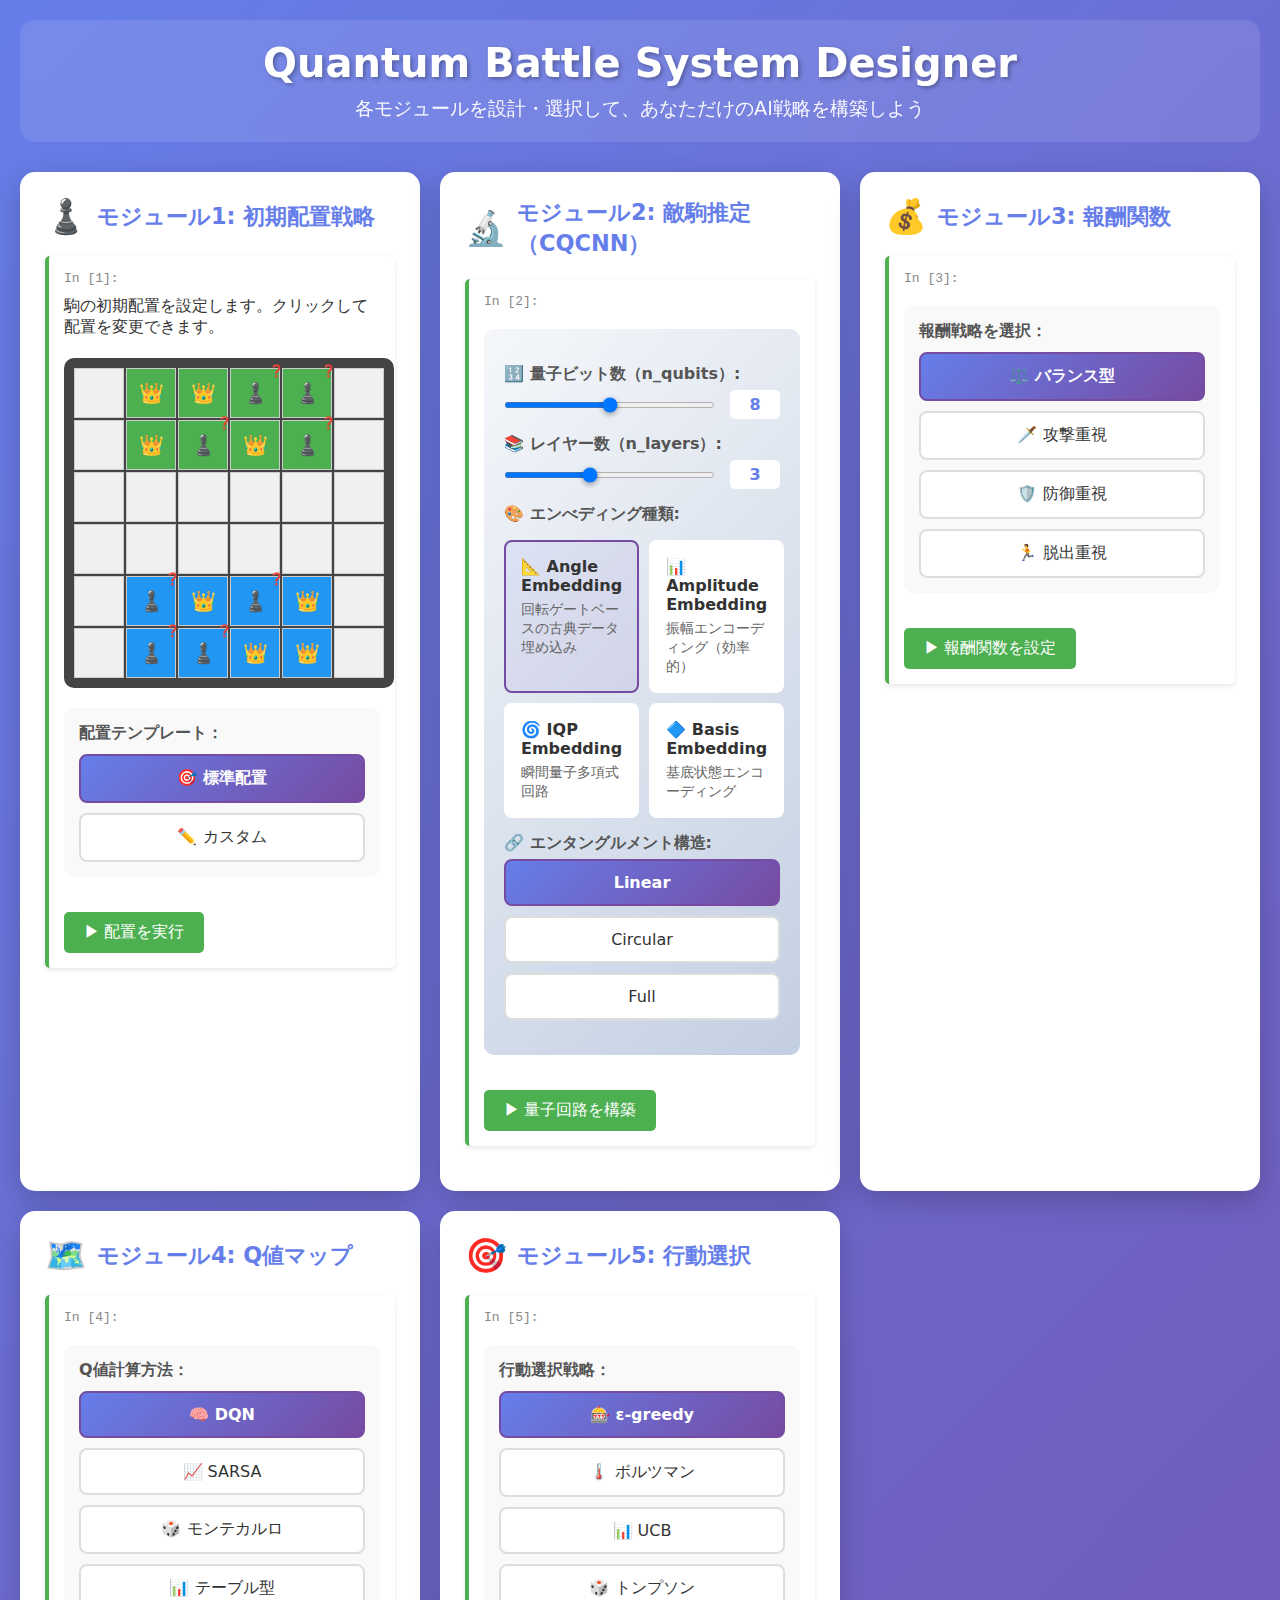
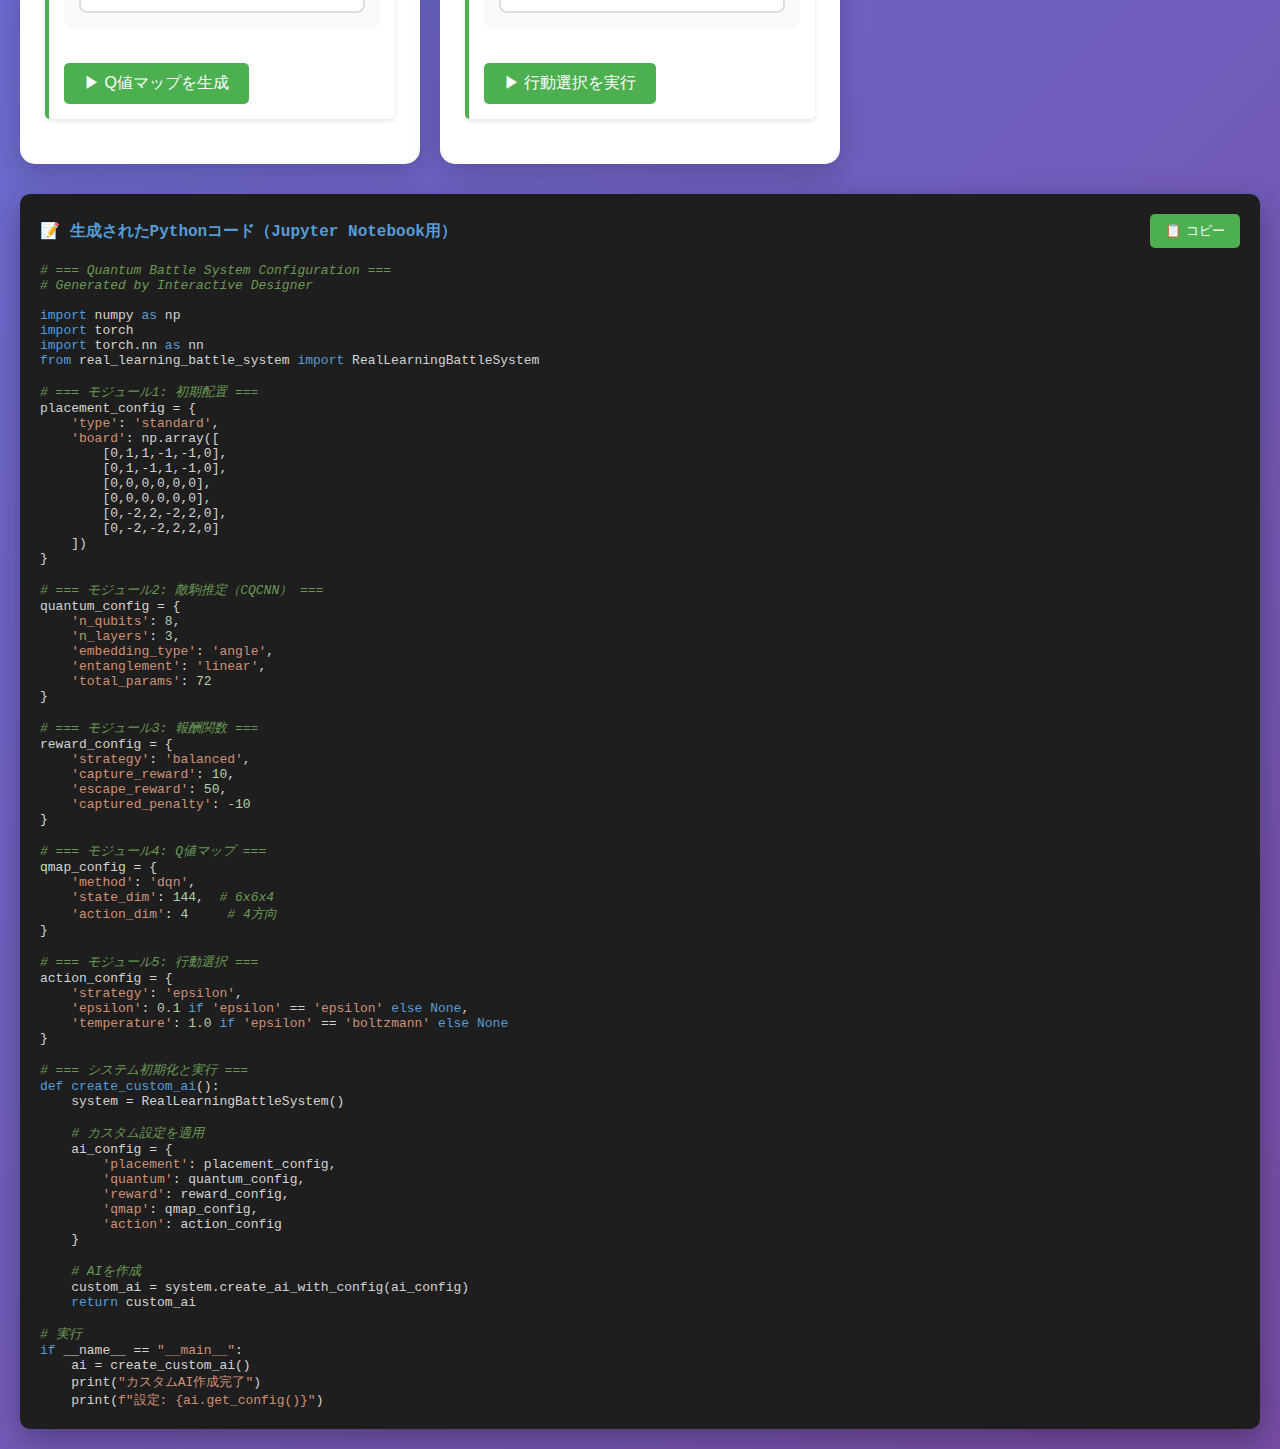
<file: .history/quantum_battle_design_notebook_20250822104256.html>
<!DOCTYPE html>
<html lang="ja">
<head>
    <meta charset="UTF-8">
    <meta name="viewport" content="width=device-width, initial-scale=1.0">
    <title>Quantum Battle System Designer</title>
    <style>
        * {
            margin: 0;
            padding: 0;
            box-sizing: border-box;
        }

        body {
            font-family: 'Segoe UI', system-ui, -apple-system, sans-serif;
            background: linear-gradient(135deg, #667eea 0%, #764ba2 100%);
            min-height: 100vh;
            padding: 20px;
            color: #333;
        }

        .container {
            max-width: 1400px;
            margin: 0 auto;
        }

        .header {
            text-align: center;
            color: white;
            margin-bottom: 30px;
            padding: 20px;
            background: rgba(255, 255, 255, 0.1);
            backdrop-filter: blur(10px);
            border-radius: 15px;
        }

        .header h1 {
            font-size: 2.5em;
            margin-bottom: 10px;
            text-shadow: 2px 2px 4px rgba(0,0,0,0.3);
        }

        .header p {
            font-size: 1.2em;
            opacity: 0.95;
        }

        .module-grid {
            display: grid;
            grid-template-columns: repeat(auto-fit, minmax(400px, 1fr));
            gap: 20px;
            margin-bottom: 30px;
        }

        .module-card {
            background: white;
            border-radius: 15px;
            padding: 25px;
            box-shadow: 0 10px 30px rgba(0,0,0,0.2);
            transition: transform 0.3s ease, box-shadow 0.3s ease;
        }

        .module-card:hover {
            transform: translateY(-5px);
            box-shadow: 0 15px 40px rgba(0,0,0,0.3);
        }

        .module-title {
            font-size: 1.4em;
            font-weight: bold;
            color: #667eea;
            margin-bottom: 15px;
            display: flex;
            align-items: center;
            gap: 10px;
        }

        .module-icon {
            font-size: 1.5em;
        }

        /* 初期配置モジュール */
        .placement-board {
            display: grid;
            grid-template-columns: repeat(6, 50px);
            grid-template-rows: repeat(6, 50px);
            gap: 2px;
            margin: 20px auto;
            background: #444;
            padding: 10px;
            border-radius: 10px;
            width: fit-content;
        }

        .board-cell {
            background: #f0f0f0;
            border: 1px solid #ccc;
            display: flex;
            align-items: center;
            justify-content: center;
            cursor: pointer;
            transition: all 0.3s ease;
            font-size: 20px;
            position: relative;
        }

        .board-cell:hover {
            background: #e0e0e0;
            transform: scale(1.1);
            z-index: 10;
        }

        .board-cell.player-a {
            background: #4CAF50;
            color: white;
        }

        .board-cell.player-b {
            background: #2196F3;
            color: white;
        }

        .board-cell.good {
            font-weight: bold;
        }

        .board-cell.bad::after {
            content: '❓';
            position: absolute;
            top: -5px;
            right: -5px;
            font-size: 12px;
        }

        /* 敵駒推定モジュール */
        .quantum-config {
            background: linear-gradient(135deg, #f5f7fa 0%, #c3cfe2 100%);
            padding: 20px;
            border-radius: 10px;
            margin: 20px 0;
        }

        .config-item {
            margin: 15px 0;
        }

        .config-label {
            font-weight: bold;
            color: #555;
            display: block;
            margin-bottom: 5px;
        }

        .slider-container {
            display: flex;
            align-items: center;
            gap: 15px;
        }

        input[type="range"] {
            flex: 1;
            height: 6px;
            border-radius: 3px;
            background: linear-gradient(to right, #667eea, #764ba2);
            outline: none;
            cursor: pointer;
        }

        input[type="range"]::-webkit-slider-thumb {
            -webkit-appearance: none;
            appearance: none;
            width: 20px;
            height: 20px;
            border-radius: 50%;
            background: white;
            box-shadow: 0 2px 5px rgba(0,0,0,0.3);
            cursor: pointer;
        }

        .value-display {
            background: white;
            padding: 5px 10px;
            border-radius: 5px;
            min-width: 50px;
            text-align: center;
            font-weight: bold;
            color: #667eea;
        }

        /* エンべディング選択 */
        .embedding-options {
            display: grid;
            grid-template-columns: repeat(2, 1fr);
            gap: 10px;
            margin: 15px 0;
        }

        .embedding-card {
            background: white;
            padding: 15px;
            border-radius: 8px;
            border: 2px solid transparent;
            cursor: pointer;
            transition: all 0.3s ease;
        }

        .embedding-card:hover {
            border-color: #667eea;
            transform: translateY(-2px);
            box-shadow: 0 5px 15px rgba(102, 126, 234, 0.3);
        }

        .embedding-card.selected {
            border-color: #764ba2;
            background: linear-gradient(135deg, rgba(102, 126, 234, 0.1), rgba(118, 75, 162, 0.1));
        }

        .embedding-title {
            font-weight: bold;
            color: #333;
            margin-bottom: 5px;
        }

        .embedding-desc {
            font-size: 0.9em;
            color: #666;
        }

        /* モジュール選択 */
        .module-selector {
            background: #f9f9f9;
            padding: 15px;
            border-radius: 10px;
            margin: 20px 0;
        }

        .selector-title {
            font-weight: bold;
            color: #555;
            margin-bottom: 10px;
        }

        .option-grid {
            display: grid;
            grid-template-columns: repeat(auto-fit, minmax(150px, 1fr));
            gap: 10px;
        }

        .option-button {
            padding: 12px 20px;
            border: 2px solid #ddd;
            background: white;
            border-radius: 8px;
            cursor: pointer;
            transition: all 0.3s ease;
            text-align: center;
        }

        .option-button:hover {
            border-color: #667eea;
            background: linear-gradient(135deg, rgba(102, 126, 234, 0.05), rgba(118, 75, 162, 0.05));
            transform: translateY(-2px);
        }

        .option-button.selected {
            border-color: #764ba2;
            background: linear-gradient(135deg, #667eea, #764ba2);
            color: white;
            font-weight: bold;
        }

        /* コード生成エリア */
        .code-output {
            background: #1e1e1e;
            color: #d4d4d4;
            padding: 20px;
            border-radius: 10px;
            margin-top: 30px;
            font-family: 'Consolas', 'Monaco', monospace;
            overflow-x: auto;
            box-shadow: 0 10px 30px rgba(0,0,0,0.3);
        }

        .code-header {
            color: #569cd6;
            font-weight: bold;
            margin-bottom: 15px;
            display: flex;
            justify-content: space-between;
            align-items: center;
        }

        .copy-button {
            background: #4CAF50;
            color: white;
            border: none;
            padding: 8px 15px;
            border-radius: 5px;
            cursor: pointer;
            transition: background 0.3s ease;
        }

        .copy-button:hover {
            background: #45a049;
        }

        .code-line {
            margin: 5px 0;
            line-height: 1.6;
        }

        .code-keyword {
            color: #569cd6;
        }

        .code-string {
            color: #ce9178;
        }

        .code-number {
            color: #b5cea8;
        }

        .code-comment {
            color: #6a9955;
            font-style: italic;
        }

        /* アニメーション */
        @keyframes pulse {
            0% { transform: scale(1); }
            50% { transform: scale(1.05); }
            100% { transform: scale(1); }
        }

        .pulse {
            animation: pulse 2s infinite;
        }

        /* Jupyter Notebook スタイル */
        .notebook-cell {
            background: white;
            border-left: 4px solid #4CAF50;
            margin: 20px 0;
            padding: 15px;
            border-radius: 5px;
            box-shadow: 0 2px 5px rgba(0,0,0,0.1);
        }

        .cell-number {
            color: #888;
            font-family: monospace;
            margin-bottom: 10px;
        }

        .run-button {
            background: #4CAF50;
            color: white;
            border: none;
            padding: 10px 20px;
            border-radius: 5px;
            cursor: pointer;
            font-size: 1em;
            margin-top: 15px;
            transition: background 0.3s ease;
        }

        .run-button:hover {
            background: #45a049;
        }

        .output-area {
            background: #f5f5f5;
            padding: 15px;
            border-radius: 5px;
            margin-top: 15px;
            font-family: monospace;
            white-space: pre-wrap;
        }
    </style>
</head>
<body>
    <div class="container">
        <div class="header">
            <h1>Quantum Battle System Designer</h1>
            <p>各モジュールを設計・選択して、あなただけのAI戦略を構築しよう</p>
        </div>

        <div class="module-grid">
            <!-- モジュール1: 初期配置 -->
            <div class="module-card">
                <div class="module-title">
                    <span class="module-icon">♟️</span>
                    モジュール1: 初期配置戦略
                </div>
                
                <div class="notebook-cell">
                    <div class="cell-number">In [1]:</div>
                    <p>駒の初期配置を設定します。クリックして配置を変更できます。</p>
                    
                    <div class="placement-board" id="placementBoard">
                        <!-- ボードは JavaScript で生成 -->
                    </div>
                    
                    <div class="module-selector">
                        <div class="selector-title">配置テンプレート：</div>
                        <div class="option-grid">
                            <div class="option-button selected" onclick="selectPlacement('standard')">
                                🎯 標準配置
                            </div>
                            <div class="option-button" onclick="selectPlacement('custom')">
                                ✏️ カスタム
                            </div>
                        </div>
                    </div>
                    
                    <button class="run-button" onclick="runPlacement()">▶ 配置を実行</button>
                    <div class="output-area" id="placementOutput" style="display: none;"></div>
                </div>
            </div>

            <!-- モジュール2: 敵駒推定 -->
            <div class="module-card">
                <div class="module-title">
                    <span class="module-icon">🔬</span>
                    モジュール2: 敵駒推定（CQCNN）
                </div>
                
                <div class="notebook-cell">
                    <div class="cell-number">In [2]:</div>
                    <div class="quantum-config">
                        <div class="config-item">
                            <label class="config-label">🔢 量子ビット数（n_qubits）:</label>
                            <div class="slider-container">
                                <input type="range" id="qubitsSlider" min="4" max="12" value="8" 
                                       oninput="updateValue('qubits', this.value)">
                                <div class="value-display" id="qubitsValue">8</div>
                            </div>
                        </div>
                        
                        <div class="config-item">
                            <label class="config-label">📚 レイヤー数（n_layers）:</label>
                            <div class="slider-container">
                                <input type="range" id="layersSlider" min="1" max="6" value="3" 
                                       oninput="updateValue('layers', this.value)">
                                <div class="value-display" id="layersValue">3</div>
                            </div>
                        </div>
                        
                        <div class="config-item">
                            <label class="config-label">🎨 エンべディング種類:</label>
                            <div class="embedding-options">
                                <div class="embedding-card selected" onclick="selectEmbedding('angle')">
                                    <div class="embedding-title">📐 Angle Embedding</div>
                                    <div class="embedding-desc">回転ゲートベースの古典データ埋め込み</div>
                                </div>
                                <div class="embedding-card" onclick="selectEmbedding('amplitude')">
                                    <div class="embedding-title">📊 Amplitude Embedding</div>
                                    <div class="embedding-desc">振幅エンコーディング（効率的）</div>
                                </div>
                                <div class="embedding-card" onclick="selectEmbedding('iqp')">
                                    <div class="embedding-title">🌀 IQP Embedding</div>
                                    <div class="embedding-desc">瞬間量子多項式回路</div>
                                </div>
                                <div class="embedding-card" onclick="selectEmbedding('basis')">
                                    <div class="embedding-title">🔷 Basis Embedding</div>
                                    <div class="embedding-desc">基底状態エンコーディング</div>
                                </div>
                            </div>
                        </div>
                        
                        <div class="config-item">
                            <label class="config-label">🔗 エンタングルメント構造:</label>
                            <div class="option-grid">
                                <div class="option-button selected" onclick="selectEntanglement('linear')">
                                    Linear
                                </div>
                                <div class="option-button" onclick="selectEntanglement('circular')">
                                    Circular
                                </div>
                                <div class="option-button" onclick="selectEntanglement('full')">
                                    Full
                                </div>
                            </div>
                        </div>
                    </div>
                    
                    <button class="run-button" onclick="runQuantumConfig()">▶ 量子回路を構築</button>
                    <div class="output-area" id="quantumOutput" style="display: none;"></div>
                </div>
            </div>

            <!-- モジュール3: 報酬関数 -->
            <div class="module-card">
                <div class="module-title">
                    <span class="module-icon">💰</span>
                    モジュール3: 報酬関数
                </div>
                
                <div class="notebook-cell">
                    <div class="cell-number">In [3]:</div>
                    <div class="module-selector">
                        <div class="selector-title">報酬戦略を選択：</div>
                        <div class="option-grid">
                            <div class="option-button selected" onclick="selectReward('balanced')">
                                ⚖️ バランス型
                            </div>
                            <div class="option-button" onclick="selectReward('aggressive')">
                                🗡️ 攻撃重視
                            </div>
                            <div class="option-button" onclick="selectReward('defensive')">
                                🛡️ 防御重視
                            </div>
                            <div class="option-button" onclick="selectReward('escape')">
                                🏃 脱出重視
                            </div>
                        </div>
                    </div>
                    
                    <button class="run-button" onclick="runReward()">▶ 報酬関数を設定</button>
                    <div class="output-area" id="rewardOutput" style="display: none;"></div>
                </div>
            </div>

            <!-- モジュール4: Q値マップ -->
            <div class="module-card">
                <div class="module-title">
                    <span class="module-icon">🗺️</span>
                    モジュール4: Q値マップ
                </div>
                
                <div class="notebook-cell">
                    <div class="cell-number">In [4]:</div>
                    <div class="module-selector">
                        <div class="selector-title">Q値計算方法：</div>
                        <div class="option-grid">
                            <div class="option-button selected" onclick="selectQMap('dqn')">
                                🧠 DQN
                            </div>
                            <div class="option-button" onclick="selectQMap('sarsa')">
                                📈 SARSA
                            </div>
                            <div class="option-button" onclick="selectQMap('montecarlo')">
                                🎲 モンテカルロ
                            </div>
                            <div class="option-button" onclick="selectQMap('tabular')">
                                📊 テーブル型
                            </div>
                        </div>
                    </div>
                    
                    <button class="run-button" onclick="runQMap()">▶ Q値マップを生成</button>
                    <div class="output-area" id="qmapOutput" style="display: none;"></div>
                </div>
            </div>

            <!-- モジュール5: 行動選択 -->
            <div class="module-card">
                <div class="module-title">
                    <span class="module-icon">🎯</span>
                    モジュール5: 行動選択
                </div>
                
                <div class="notebook-cell">
                    <div class="cell-number">In [5]:</div>
                    <div class="module-selector">
                        <div class="selector-title">行動選択戦略：</div>
                        <div class="option-grid">
                            <div class="option-button selected" onclick="selectAction('epsilon')">
                                🎰 ε-greedy
                            </div>
                            <div class="option-button" onclick="selectAction('boltzmann')">
                                🌡️ ボルツマン
                            </div>
                            <div class="option-button" onclick="selectAction('ucb')">
                                📊 UCB
                            </div>
                            <div class="option-button" onclick="selectAction('thompson')">
                                🎲 トンプソン
                            </div>
                        </div>
                    </div>
                    
                    <button class="run-button" onclick="runAction()">▶ 行動選択を実行</button>
                    <div class="output-area" id="actionOutput" style="display: none;"></div>
                </div>
            </div>
        </div>

        <!-- 統合コード生成 -->
        <div class="code-output">
            <div class="code-header">
                <span>📝 生成されたPythonコード（Jupyter Notebook用）</span>
                <button class="copy-button" onclick="copyCode()">📋 コピー</button>
            </div>
            <pre id="generatedCode"></pre>
        </div>
    </div>

    <script>
        // グローバル変数
        let currentConfig = {
            placement: 'standard',
            qubits: 8,
            layers: 3,
            embedding: 'angle',
            entanglement: 'linear',
            reward: 'balanced',
            qmap: 'dqn',
            action: 'epsilon',
            board: Array(6).fill().map(() => Array(6).fill(0))
        };

        // 初期化
        document.addEventListener('DOMContentLoaded', function() {
            initializeBoard();
            updateCode();
        });

        // ボード初期化
        function initializeBoard() {
            const board = document.getElementById('placementBoard');
            board.innerHTML = '';
            
            // 標準配置
            const standardPlacement = {
                // Player A (rows 0-1)
                '0,1': 'A-good', '0,2': 'A-good', '0,3': 'A-bad', '0,4': 'A-bad',
                '1,1': 'A-good', '1,2': 'A-bad', '1,3': 'A-good', '1,4': 'A-bad',
                // Player B (rows 4-5)
                '4,1': 'B-bad', '4,2': 'B-good', '4,3': 'B-bad', '4,4': 'B-good',
                '5,1': 'B-bad', '5,2': 'B-bad', '5,3': 'B-good', '5,4': 'B-good'
            };
            
            for (let row = 0; row < 6; row++) {
                for (let col = 0; col < 6; col++) {
                    const cell = document.createElement('div');
                    cell.className = 'board-cell';
                    cell.dataset.row = row;
                    cell.dataset.col = col;
                    
                    const key = `${row},${col}`;
                    if (standardPlacement[key]) {
                        const [player, type] = standardPlacement[key].split('-');
                        cell.classList.add(`player-${player.toLowerCase()}`, type);
                        cell.textContent = type === 'good' ? '👑' : '♟️';
                        currentConfig.board[row][col] = player === 'A' ? 
                            (type === 'good' ? 1 : -1) : 
                            (type === 'good' ? 2 : -2);
                    }
                    
                    cell.onclick = () => togglePiece(row, col);
                    board.appendChild(cell);
                }
            }
        }

        // 駒の切り替え
        function togglePiece(row, col) {
            if (currentConfig.placement !== 'custom') {
                currentConfig.placement = 'custom';
                document.querySelectorAll('.module-selector .option-button').forEach(btn => {
                    btn.classList.remove('selected');
                    if (btn.textContent.includes('カスタム')) {
                        btn.classList.add('selected');
                    }
                });
            }
            
            const cell = document.querySelector(`[data-row="${row}"][data-col="${col}"]`);
            const current = currentConfig.board[row][col];
            
            // サイクル: 0 -> A-good -> A-bad -> B-good -> B-bad -> 0
            const cycle = [0, 1, -1, 2, -2];
            const nextIndex = (cycle.indexOf(current) + 1) % cycle.length;
            const next = cycle[nextIndex];
            
            currentConfig.board[row][col] = next;
            
            // UIを更新
            cell.className = 'board-cell';
            cell.textContent = '';
            
            if (next !== 0) {
                const player = Math.abs(next) === 1 ? 'a' : 'b';
                const type = next > 0 ? 'good' : 'bad';
                cell.classList.add(`player-${player}`, type);
                cell.textContent = type === 'good' ? '👑' : '♟️';
            }
            
            updateCode();
        }

        // 配置選択
        function selectPlacement(type) {
            currentConfig.placement = type;
            document.querySelectorAll('.module-selector .option-button').forEach(btn => {
                btn.classList.remove('selected');
            });
            event.target.classList.add('selected');
            
            if (type !== 'custom') {
                // プリセット配置を適用
                initializeBoard();
            }
            updateCode();
        }

        // 値の更新
        function updateValue(type, value) {
            currentConfig[type] = parseInt(value);
            document.getElementById(`${type}Value`).textContent = value;
            updateCode();
        }

        // エンべディング選択
        function selectEmbedding(type) {
            currentConfig.embedding = type;
            document.querySelectorAll('.embedding-card').forEach(card => {
                card.classList.remove('selected');
            });
            event.target.closest('.embedding-card').classList.add('selected');
            updateCode();
        }

        // エンタングルメント選択
        function selectEntanglement(type) {
            currentConfig.entanglement = type;
            document.querySelectorAll('.config-item .option-button').forEach(btn => {
                btn.classList.remove('selected');
            });
            event.target.classList.add('selected');
            updateCode();
        }

        // 各モジュール選択
        function selectReward(type) {
            currentConfig.reward = type;
            updateSelection(event.target);
            updateCode();
        }

        function selectQMap(type) {
            currentConfig.qmap = type;
            updateSelection(event.target);
            updateCode();
        }

        function selectAction(type) {
            currentConfig.action = type;
            updateSelection(event.target);
            updateCode();
        }

        function updateSelection(target) {
            target.parentElement.querySelectorAll('.option-button').forEach(btn => {
                btn.classList.remove('selected');
            });
            target.classList.add('selected');
        }

        // 実行ボタン
        function runPlacement() {
            const output = document.getElementById('placementOutput');
            output.style.display = 'block';
            output.textContent = `✅ 初期配置設定完了\n配置タイプ: ${currentConfig.placement}\n善玉の位置: ${countPieces('good')}個\n悪玉の位置: ${countPieces('bad')}個`;
        }

        function runQuantumConfig() {
            const output = document.getElementById('quantumOutput');
            output.style.display = 'block';
            output.textContent = `✅ 量子回路構築完了\n量子ビット数: ${currentConfig.qubits}\nレイヤー数: ${currentConfig.layers}\nエンべディング: ${currentConfig.embedding}\nエンタングルメント: ${currentConfig.entanglement}\n総パラメータ数: ${currentConfig.qubits * currentConfig.layers * 3}`;
        }

        function runReward() {
            const output = document.getElementById('rewardOutput');
            output.style.display = 'block';
            const rewards = {
                balanced: '捕獲: +10, 脱出: +50, 被捕獲: -10',
                aggressive: '捕獲: +20, 脱出: +30, 被捕獲: -5',
                defensive: '捕獲: +5, 脱出: +40, 被捕獲: -20',
                escape: '捕獲: +5, 脱出: +100, 被捕獲: -10'
            };
            output.textContent = `✅ 報酬関数設定完了\n戦略: ${currentConfig.reward}\n${rewards[currentConfig.reward]}`;
        }

        function runQMap() {
            const output = document.getElementById('qmapOutput');
            output.style.display = 'block';
            output.textContent = `✅ Q値マップ生成完了\n方法: ${currentConfig.qmap}\n状態空間: 6x6x4 = 144次元\n行動空間: 4方向`;
        }

        function runAction() {
            const output = document.getElementById('actionOutput');
            output.style.display = 'block';
            const strategies = {
                epsilon: 'ε=0.1で10%の確率でランダム探索',
                boltzmann: '温度τ=1.0でソフトマックス選択',
                ucb: '信頼区間による楽観的探索',
                thompson: 'ベイズ的確率分布からサンプリング'
            };
            output.textContent = `行動選択戦略設定完了\n戦略: ${currentConfig.action}\n${strategies[currentConfig.action]}`;
        }

        // ヘルパー関数
        function countPieces(type) {
            let count = 0;
            for (let row of currentConfig.board) {
                for (let val of row) {
                    if (type === 'good' && (val === 1 || val === 2)) count++;
                    if (type === 'bad' && (val === -1 || val === -2)) count++;
                }
            }
            return count;
        }

        // コード生成
        function updateCode() {
            const code = `<span class="code-comment"># === Quantum Battle System Configuration ===</span>
<span class="code-comment"># Generated by Interactive Designer</span>

<span class="code-keyword">import</span> numpy <span class="code-keyword">as</span> np
<span class="code-keyword">import</span> torch
<span class="code-keyword">import</span> torch.nn <span class="code-keyword">as</span> nn
<span class="code-keyword">from</span> real_learning_battle_system <span class="code-keyword">import</span> RealLearningBattleSystem

<span class="code-comment"># === モジュール1: 初期配置 ===</span>
placement_config = {
    <span class="code-string">'type'</span>: <span class="code-string">'${currentConfig.placement}'</span>,
    <span class="code-string">'board'</span>: np.array([
${currentConfig.board.map(row => '        ' + JSON.stringify(row)).join(',\n')}
    ])
}

<span class="code-comment"># === モジュール2: 敵駒推定（CQCNN） ===</span>
quantum_config = {
    <span class="code-string">'n_qubits'</span>: <span class="code-number">${currentConfig.qubits}</span>,
    <span class="code-string">'n_layers'</span>: <span class="code-number">${currentConfig.layers}</span>,
    <span class="code-string">'embedding_type'</span>: <span class="code-string">'${currentConfig.embedding}'</span>,
    <span class="code-string">'entanglement'</span>: <span class="code-string">'${currentConfig.entanglement}'</span>,
    <span class="code-string">'total_params'</span>: <span class="code-number">${currentConfig.qubits * currentConfig.layers * 3}</span>
}

<span class="code-comment"># === モジュール3: 報酬関数 ===</span>
reward_config = {
    <span class="code-string">'strategy'</span>: <span class="code-string">'${currentConfig.reward}'</span>,
    <span class="code-string">'capture_reward'</span>: <span class="code-number">${currentConfig.reward === 'aggressive' ? 20 : currentConfig.reward === 'defensive' ? 5 : 10}</span>,
    <span class="code-string">'escape_reward'</span>: <span class="code-number">${currentConfig.reward === 'escape' ? 100 : currentConfig.reward === 'defensive' ? 40 : currentConfig.reward === 'aggressive' ? 30 : 50}</span>,
    <span class="code-string">'captured_penalty'</span>: <span class="code-number">${currentConfig.reward === 'defensive' ? -20 : currentConfig.reward === 'aggressive' ? -5 : -10}</span>
}

<span class="code-comment"># === モジュール4: Q値マップ ===</span>
qmap_config = {
    <span class="code-string">'method'</span>: <span class="code-string">'${currentConfig.qmap}'</span>,
    <span class="code-string">'state_dim'</span>: <span class="code-number">144</span>,  <span class="code-comment"># 6x6x4</span>
    <span class="code-string">'action_dim'</span>: <span class="code-number">4</span>     <span class="code-comment"># 4方向</span>
}

<span class="code-comment"># === モジュール5: 行動選択 ===</span>
action_config = {
    <span class="code-string">'strategy'</span>: <span class="code-string">'${currentConfig.action}'</span>,
    <span class="code-string">'epsilon'</span>: <span class="code-number">0.1</span> <span class="code-keyword">if</span> <span class="code-string">'${currentConfig.action}'</span> == <span class="code-string">'epsilon'</span> <span class="code-keyword">else</span> <span class="code-keyword">None</span>,
    <span class="code-string">'temperature'</span>: <span class="code-number">1.0</span> <span class="code-keyword">if</span> <span class="code-string">'${currentConfig.action}'</span> == <span class="code-string">'boltzmann'</span> <span class="code-keyword">else</span> <span class="code-keyword">None</span>
}

<span class="code-comment"># === システム初期化と実行 ===</span>
<span class="code-keyword">def</span> <span class="code-keyword">create_custom_ai</span>():
    system = RealLearningBattleSystem()
    
    <span class="code-comment"># カスタム設定を適用</span>
    ai_config = {
        <span class="code-string">'placement'</span>: placement_config,
        <span class="code-string">'quantum'</span>: quantum_config,
        <span class="code-string">'reward'</span>: reward_config,
        <span class="code-string">'qmap'</span>: qmap_config,
        <span class="code-string">'action'</span>: action_config
    }
    
    <span class="code-comment"># AIを作成</span>
    custom_ai = system.create_ai_with_config(ai_config)
    <span class="code-keyword">return</span> custom_ai

<span class="code-comment"># 実行</span>
<span class="code-keyword">if</span> __name__ == <span class="code-string">"__main__"</span>:
    ai = create_custom_ai()
    print(<span class="code-string">"カスタムAI作成完了"</span>)
    print(<span class="code-string">f"設定: {ai.get_config()}"</span>)
`;
            
            document.getElementById('generatedCode').innerHTML = code;
        }

        // コードコピー
        function copyCode() {
            const codeElement = document.getElementById('generatedCode');
            const textArea = document.createElement('textarea');
            textArea.value = codeElement.textContent;
            document.body.appendChild(textArea);
            textArea.select();
            document.execCommand('copy');
            document.body.removeChild(textArea);
            
            const button = event.target;
            const originalText = button.textContent;
            button.textContent = 'コピー完了';
            setTimeout(() => {
                button.textContent = originalText;
            }, 2000);
        }
    </script>
</body>
</html>
</file>
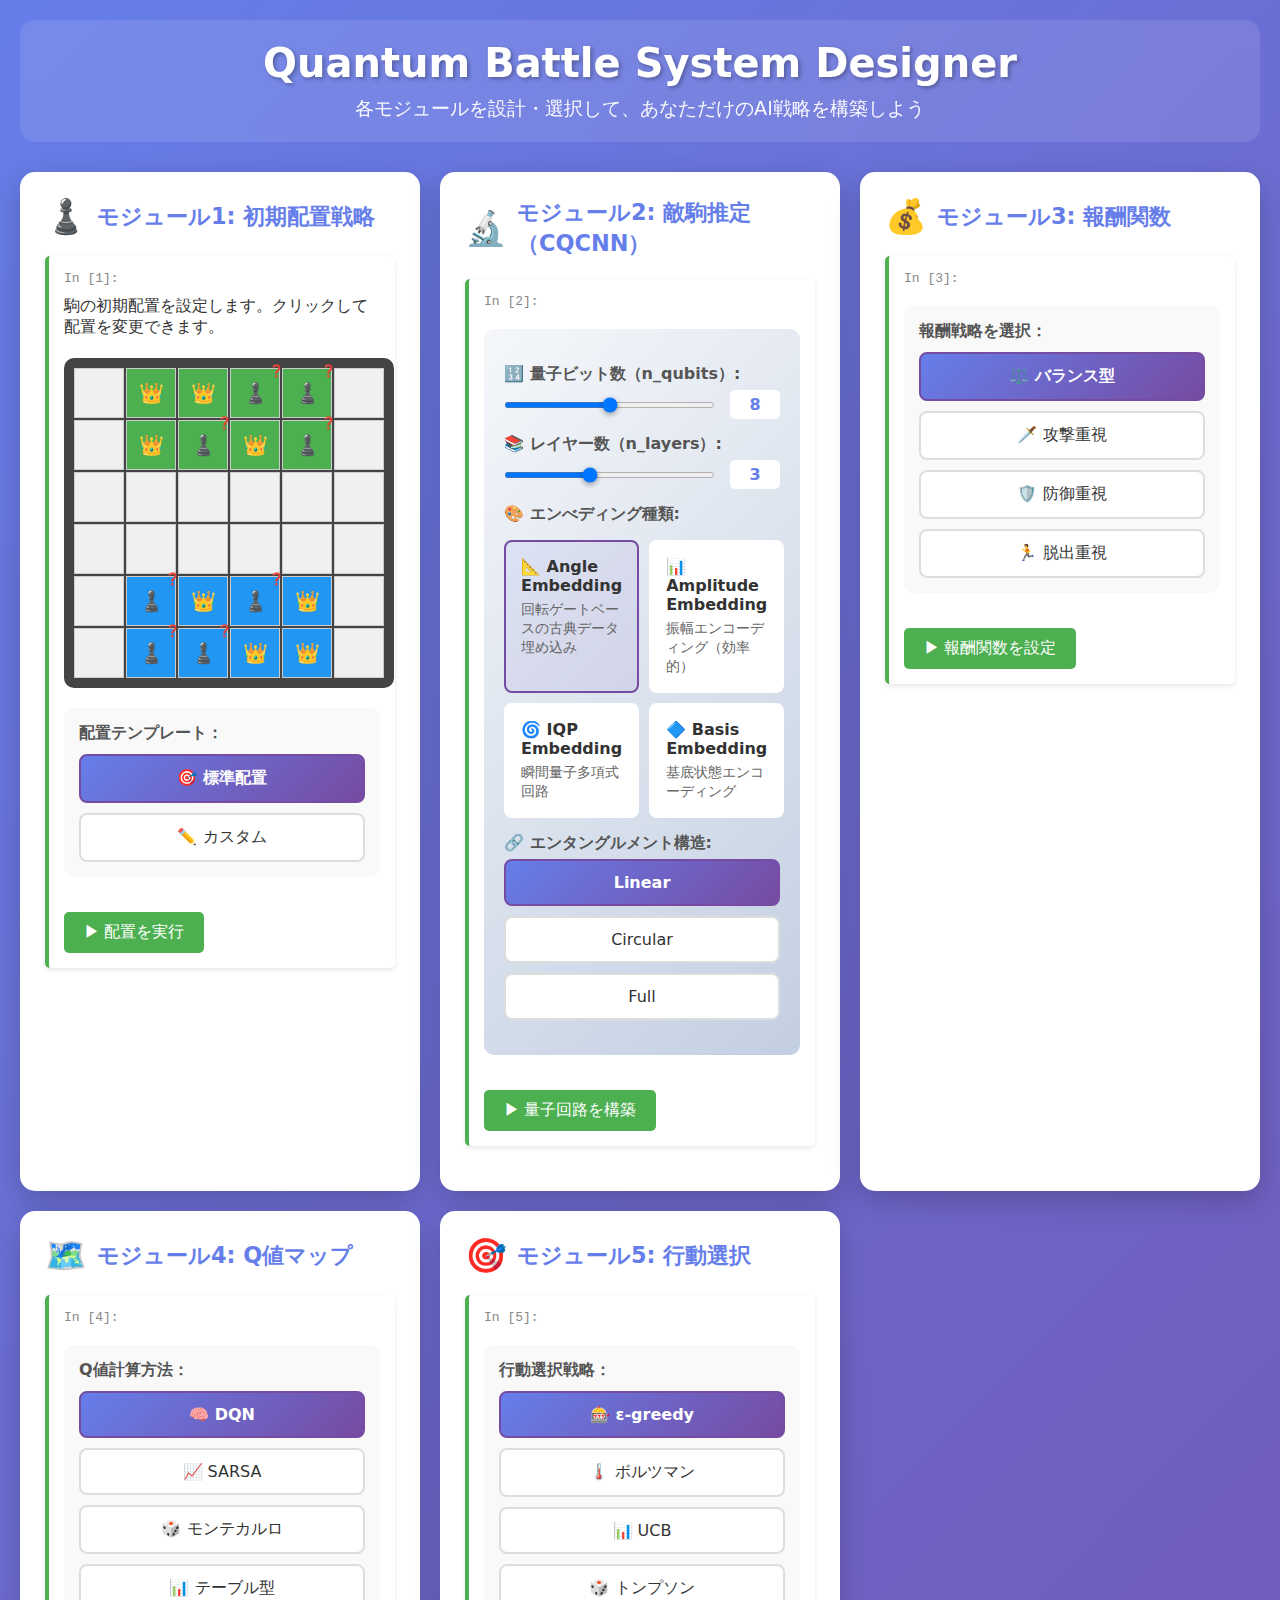
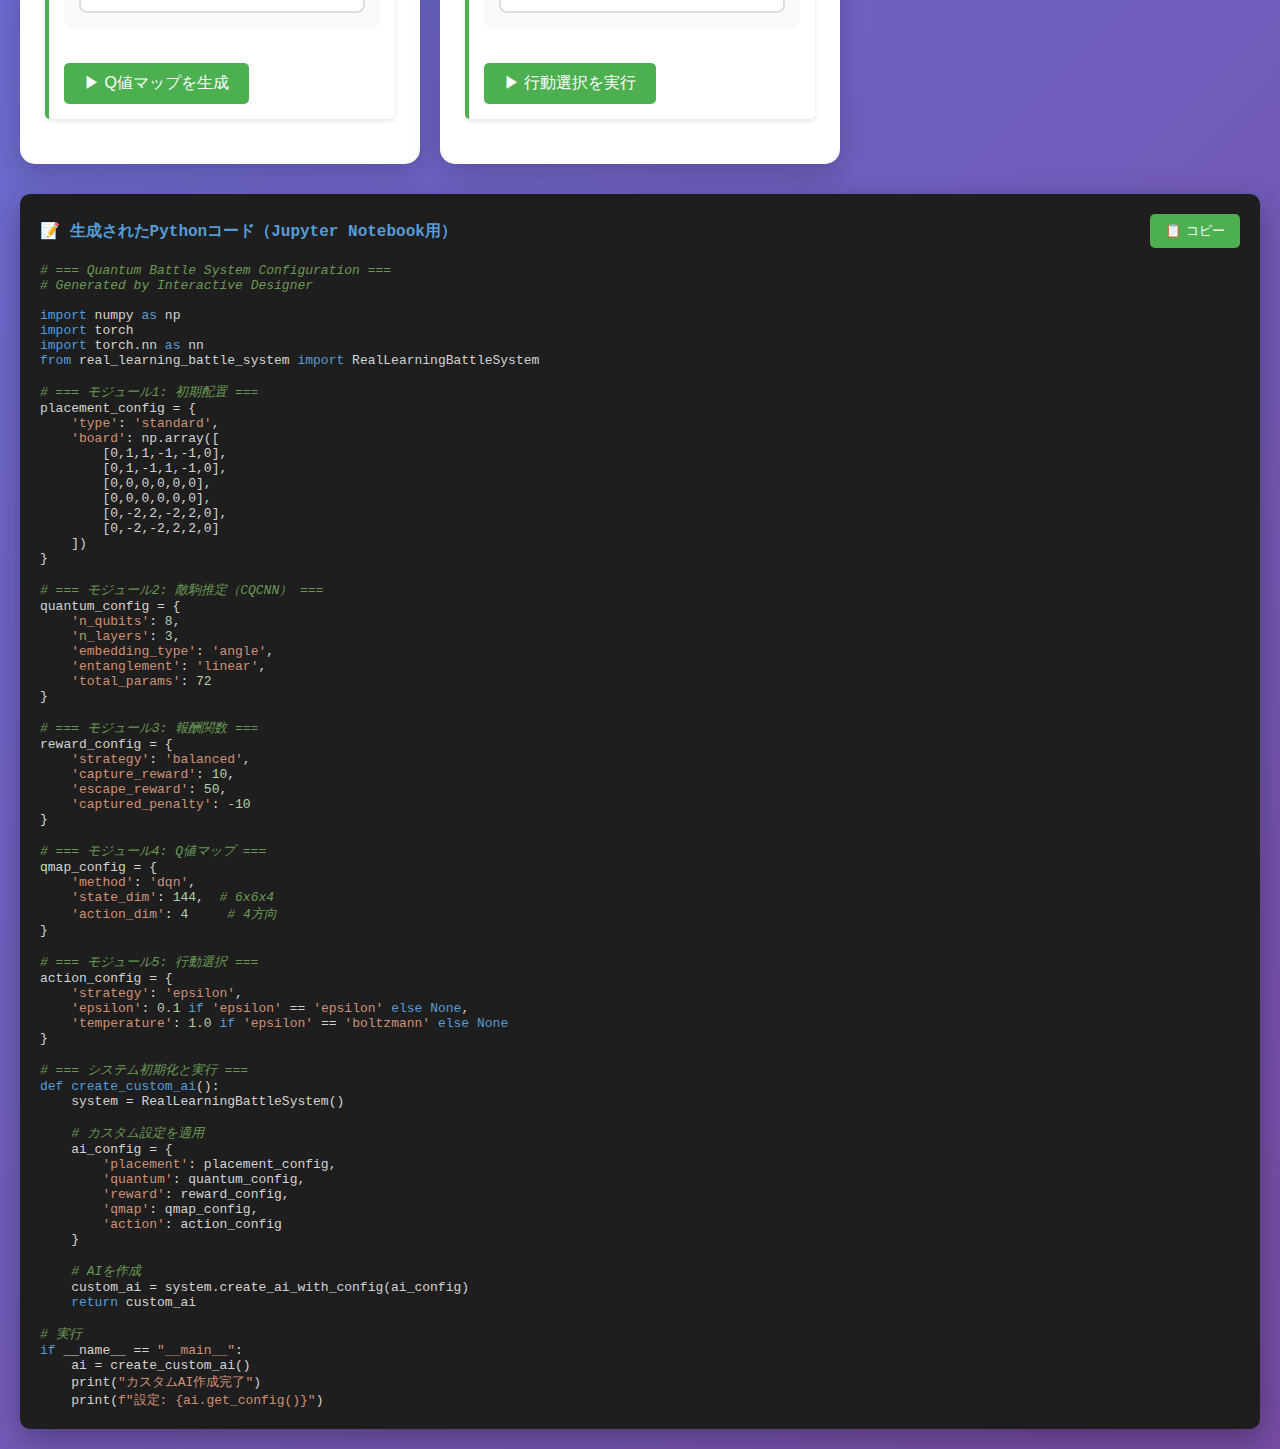
<file: .history/quantum_battle_design_notebook_20250822104259.html>
<!DOCTYPE html>
<html lang="ja">
<head>
    <meta charset="UTF-8">
    <meta name="viewport" content="width=device-width, initial-scale=1.0">
    <title>Quantum Battle System Designer</title>
    <style>
        * {
            margin: 0;
            padding: 0;
            box-sizing: border-box;
        }

        body {
            font-family: 'Segoe UI', system-ui, -apple-system, sans-serif;
            background: linear-gradient(135deg, #667eea 0%, #764ba2 100%);
            min-height: 100vh;
            padding: 20px;
            color: #333;
        }

        .container {
            max-width: 1400px;
            margin: 0 auto;
        }

        .header {
            text-align: center;
            color: white;
            margin-bottom: 30px;
            padding: 20px;
            background: rgba(255, 255, 255, 0.1);
            backdrop-filter: blur(10px);
            border-radius: 15px;
        }

        .header h1 {
            font-size: 2.5em;
            margin-bottom: 10px;
            text-shadow: 2px 2px 4px rgba(0,0,0,0.3);
        }

        .header p {
            font-size: 1.2em;
            opacity: 0.95;
        }

        .module-grid {
            display: grid;
            grid-template-columns: repeat(auto-fit, minmax(400px, 1fr));
            gap: 20px;
            margin-bottom: 30px;
        }

        .module-card {
            background: white;
            border-radius: 15px;
            padding: 25px;
            box-shadow: 0 10px 30px rgba(0,0,0,0.2);
            transition: transform 0.3s ease, box-shadow 0.3s ease;
        }

        .module-card:hover {
            transform: translateY(-5px);
            box-shadow: 0 15px 40px rgba(0,0,0,0.3);
        }

        .module-title {
            font-size: 1.4em;
            font-weight: bold;
            color: #667eea;
            margin-bottom: 15px;
            display: flex;
            align-items: center;
            gap: 10px;
        }

        .module-icon {
            font-size: 1.5em;
        }

        /* 初期配置モジュール */
        .placement-board {
            display: grid;
            grid-template-columns: repeat(6, 50px);
            grid-template-rows: repeat(6, 50px);
            gap: 2px;
            margin: 20px auto;
            background: #444;
            padding: 10px;
            border-radius: 10px;
            width: fit-content;
        }

        .board-cell {
            background: #f0f0f0;
            border: 1px solid #ccc;
            display: flex;
            align-items: center;
            justify-content: center;
            cursor: pointer;
            transition: all 0.3s ease;
            font-size: 20px;
            position: relative;
        }

        .board-cell:hover {
            background: #e0e0e0;
            transform: scale(1.1);
            z-index: 10;
        }

        .board-cell.player-a {
            background: #4CAF50;
            color: white;
        }

        .board-cell.player-b {
            background: #2196F3;
            color: white;
        }

        .board-cell.good {
            font-weight: bold;
        }

        .board-cell.bad::after {
            content: '❓';
            position: absolute;
            top: -5px;
            right: -5px;
            font-size: 12px;
        }

        /* 敵駒推定モジュール */
        .quantum-config {
            background: linear-gradient(135deg, #f5f7fa 0%, #c3cfe2 100%);
            padding: 20px;
            border-radius: 10px;
            margin: 20px 0;
        }

        .config-item {
            margin: 15px 0;
        }

        .config-label {
            font-weight: bold;
            color: #555;
            display: block;
            margin-bottom: 5px;
        }

        .slider-container {
            display: flex;
            align-items: center;
            gap: 15px;
        }

        input[type="range"] {
            flex: 1;
            height: 6px;
            border-radius: 3px;
            background: linear-gradient(to right, #667eea, #764ba2);
            outline: none;
            cursor: pointer;
        }

        input[type="range"]::-webkit-slider-thumb {
            -webkit-appearance: none;
            appearance: none;
            width: 20px;
            height: 20px;
            border-radius: 50%;
            background: white;
            box-shadow: 0 2px 5px rgba(0,0,0,0.3);
            cursor: pointer;
        }

        .value-display {
            background: white;
            padding: 5px 10px;
            border-radius: 5px;
            min-width: 50px;
            text-align: center;
            font-weight: bold;
            color: #667eea;
        }

        /* エンべディング選択 */
        .embedding-options {
            display: grid;
            grid-template-columns: repeat(2, 1fr);
            gap: 10px;
            margin: 15px 0;
        }

        .embedding-card {
            background: white;
            padding: 15px;
            border-radius: 8px;
            border: 2px solid transparent;
            cursor: pointer;
            transition: all 0.3s ease;
        }

        .embedding-card:hover {
            border-color: #667eea;
            transform: translateY(-2px);
            box-shadow: 0 5px 15px rgba(102, 126, 234, 0.3);
        }

        .embedding-card.selected {
            border-color: #764ba2;
            background: linear-gradient(135deg, rgba(102, 126, 234, 0.1), rgba(118, 75, 162, 0.1));
        }

        .embedding-title {
            font-weight: bold;
            color: #333;
            margin-bottom: 5px;
        }

        .embedding-desc {
            font-size: 0.9em;
            color: #666;
        }

        /* モジュール選択 */
        .module-selector {
            background: #f9f9f9;
            padding: 15px;
            border-radius: 10px;
            margin: 20px 0;
        }

        .selector-title {
            font-weight: bold;
            color: #555;
            margin-bottom: 10px;
        }

        .option-grid {
            display: grid;
            grid-template-columns: repeat(auto-fit, minmax(150px, 1fr));
            gap: 10px;
        }

        .option-button {
            padding: 12px 20px;
            border: 2px solid #ddd;
            background: white;
            border-radius: 8px;
            cursor: pointer;
            transition: all 0.3s ease;
            text-align: center;
        }

        .option-button:hover {
            border-color: #667eea;
            background: linear-gradient(135deg, rgba(102, 126, 234, 0.05), rgba(118, 75, 162, 0.05));
            transform: translateY(-2px);
        }

        .option-button.selected {
            border-color: #764ba2;
            background: linear-gradient(135deg, #667eea, #764ba2);
            color: white;
            font-weight: bold;
        }

        /* コード生成エリア */
        .code-output {
            background: #1e1e1e;
            color: #d4d4d4;
            padding: 20px;
            border-radius: 10px;
            margin-top: 30px;
            font-family: 'Consolas', 'Monaco', monospace;
            overflow-x: auto;
            box-shadow: 0 10px 30px rgba(0,0,0,0.3);
        }

        .code-header {
            color: #569cd6;
            font-weight: bold;
            margin-bottom: 15px;
            display: flex;
            justify-content: space-between;
            align-items: center;
        }

        .copy-button {
            background: #4CAF50;
            color: white;
            border: none;
            padding: 8px 15px;
            border-radius: 5px;
            cursor: pointer;
            transition: background 0.3s ease;
        }

        .copy-button:hover {
            background: #45a049;
        }

        .code-line {
            margin: 5px 0;
            line-height: 1.6;
        }

        .code-keyword {
            color: #569cd6;
        }

        .code-string {
            color: #ce9178;
        }

        .code-number {
            color: #b5cea8;
        }

        .code-comment {
            color: #6a9955;
            font-style: italic;
        }

        /* アニメーション */
        @keyframes pulse {
            0% { transform: scale(1); }
            50% { transform: scale(1.05); }
            100% { transform: scale(1); }
        }

        .pulse {
            animation: pulse 2s infinite;
        }

        /* Jupyter Notebook スタイル */
        .notebook-cell {
            background: white;
            border-left: 4px solid #4CAF50;
            margin: 20px 0;
            padding: 15px;
            border-radius: 5px;
            box-shadow: 0 2px 5px rgba(0,0,0,0.1);
        }

        .cell-number {
            color: #888;
            font-family: monospace;
            margin-bottom: 10px;
        }

        .run-button {
            background: #4CAF50;
            color: white;
            border: none;
            padding: 10px 20px;
            border-radius: 5px;
            cursor: pointer;
            font-size: 1em;
            margin-top: 15px;
            transition: background 0.3s ease;
        }

        .run-button:hover {
            background: #45a049;
        }

        .output-area {
            background: #f5f5f5;
            padding: 15px;
            border-radius: 5px;
            margin-top: 15px;
            font-family: monospace;
            white-space: pre-wrap;
        }
    </style>
</head>
<body>
    <div class="container">
        <div class="header">
            <h1>Quantum Battle System Designer</h1>
            <p>各モジュールを設計・選択して、あなただけのAI戦略を構築しよう</p>
        </div>

        <div class="module-grid">
            <!-- モジュール1: 初期配置 -->
            <div class="module-card">
                <div class="module-title">
                    <span class="module-icon">♟️</span>
                    モジュール1: 初期配置戦略
                </div>
                
                <div class="notebook-cell">
                    <div class="cell-number">In [1]:</div>
                    <p>駒の初期配置を設定します。クリックして配置を変更できます。</p>
                    
                    <div class="placement-board" id="placementBoard">
                        <!-- ボードは JavaScript で生成 -->
                    </div>
                    
                    <div class="module-selector">
                        <div class="selector-title">配置テンプレート：</div>
                        <div class="option-grid">
                            <div class="option-button selected" onclick="selectPlacement('standard')">
                                🎯 標準配置
                            </div>
                            <div class="option-button" onclick="selectPlacement('custom')">
                                ✏️ カスタム
                            </div>
                        </div>
                    </div>
                    
                    <button class="run-button" onclick="runPlacement()">▶ 配置を実行</button>
                    <div class="output-area" id="placementOutput" style="display: none;"></div>
                </div>
            </div>

            <!-- モジュール2: 敵駒推定 -->
            <div class="module-card">
                <div class="module-title">
                    <span class="module-icon">🔬</span>
                    モジュール2: 敵駒推定（CQCNN）
                </div>
                
                <div class="notebook-cell">
                    <div class="cell-number">In [2]:</div>
                    <div class="quantum-config">
                        <div class="config-item">
                            <label class="config-label">🔢 量子ビット数（n_qubits）:</label>
                            <div class="slider-container">
                                <input type="range" id="qubitsSlider" min="4" max="12" value="8" 
                                       oninput="updateValue('qubits', this.value)">
                                <div class="value-display" id="qubitsValue">8</div>
                            </div>
                        </div>
                        
                        <div class="config-item">
                            <label class="config-label">📚 レイヤー数（n_layers）:</label>
                            <div class="slider-container">
                                <input type="range" id="layersSlider" min="1" max="6" value="3" 
                                       oninput="updateValue('layers', this.value)">
                                <div class="value-display" id="layersValue">3</div>
                            </div>
                        </div>
                        
                        <div class="config-item">
                            <label class="config-label">🎨 エンべディング種類:</label>
                            <div class="embedding-options">
                                <div class="embedding-card selected" onclick="selectEmbedding('angle')">
                                    <div class="embedding-title">📐 Angle Embedding</div>
                                    <div class="embedding-desc">回転ゲートベースの古典データ埋め込み</div>
                                </div>
                                <div class="embedding-card" onclick="selectEmbedding('amplitude')">
                                    <div class="embedding-title">📊 Amplitude Embedding</div>
                                    <div class="embedding-desc">振幅エンコーディング（効率的）</div>
                                </div>
                                <div class="embedding-card" onclick="selectEmbedding('iqp')">
                                    <div class="embedding-title">🌀 IQP Embedding</div>
                                    <div class="embedding-desc">瞬間量子多項式回路</div>
                                </div>
                                <div class="embedding-card" onclick="selectEmbedding('basis')">
                                    <div class="embedding-title">🔷 Basis Embedding</div>
                                    <div class="embedding-desc">基底状態エンコーディング</div>
                                </div>
                            </div>
                        </div>
                        
                        <div class="config-item">
                            <label class="config-label">🔗 エンタングルメント構造:</label>
                            <div class="option-grid">
                                <div class="option-button selected" onclick="selectEntanglement('linear')">
                                    Linear
                                </div>
                                <div class="option-button" onclick="selectEntanglement('circular')">
                                    Circular
                                </div>
                                <div class="option-button" onclick="selectEntanglement('full')">
                                    Full
                                </div>
                            </div>
                        </div>
                    </div>
                    
                    <button class="run-button" onclick="runQuantumConfig()">▶ 量子回路を構築</button>
                    <div class="output-area" id="quantumOutput" style="display: none;"></div>
                </div>
            </div>

            <!-- モジュール3: 報酬関数 -->
            <div class="module-card">
                <div class="module-title">
                    <span class="module-icon">💰</span>
                    モジュール3: 報酬関数
                </div>
                
                <div class="notebook-cell">
                    <div class="cell-number">In [3]:</div>
                    <div class="module-selector">
                        <div class="selector-title">報酬戦略を選択：</div>
                        <div class="option-grid">
                            <div class="option-button selected" onclick="selectReward('balanced')">
                                ⚖️ バランス型
                            </div>
                            <div class="option-button" onclick="selectReward('aggressive')">
                                🗡️ 攻撃重視
                            </div>
                            <div class="option-button" onclick="selectReward('defensive')">
                                🛡️ 防御重視
                            </div>
                            <div class="option-button" onclick="selectReward('escape')">
                                🏃 脱出重視
                            </div>
                        </div>
                    </div>
                    
                    <button class="run-button" onclick="runReward()">▶ 報酬関数を設定</button>
                    <div class="output-area" id="rewardOutput" style="display: none;"></div>
                </div>
            </div>

            <!-- モジュール4: Q値マップ -->
            <div class="module-card">
                <div class="module-title">
                    <span class="module-icon">🗺️</span>
                    モジュール4: Q値マップ
                </div>
                
                <div class="notebook-cell">
                    <div class="cell-number">In [4]:</div>
                    <div class="module-selector">
                        <div class="selector-title">Q値計算方法：</div>
                        <div class="option-grid">
                            <div class="option-button selected" onclick="selectQMap('dqn')">
                                🧠 DQN
                            </div>
                            <div class="option-button" onclick="selectQMap('sarsa')">
                                📈 SARSA
                            </div>
                            <div class="option-button" onclick="selectQMap('montecarlo')">
                                🎲 モンテカルロ
                            </div>
                            <div class="option-button" onclick="selectQMap('tabular')">
                                📊 テーブル型
                            </div>
                        </div>
                    </div>
                    
                    <button class="run-button" onclick="runQMap()">▶ Q値マップを生成</button>
                    <div class="output-area" id="qmapOutput" style="display: none;"></div>
                </div>
            </div>

            <!-- モジュール5: 行動選択 -->
            <div class="module-card">
                <div class="module-title">
                    <span class="module-icon">🎯</span>
                    モジュール5: 行動選択
                </div>
                
                <div class="notebook-cell">
                    <div class="cell-number">In [5]:</div>
                    <div class="module-selector">
                        <div class="selector-title">行動選択戦略：</div>
                        <div class="option-grid">
                            <div class="option-button selected" onclick="selectAction('epsilon')">
                                🎰 ε-greedy
                            </div>
                            <div class="option-button" onclick="selectAction('boltzmann')">
                                🌡️ ボルツマン
                            </div>
                            <div class="option-button" onclick="selectAction('ucb')">
                                📊 UCB
                            </div>
                            <div class="option-button" onclick="selectAction('thompson')">
                                🎲 トンプソン
                            </div>
                        </div>
                    </div>
                    
                    <button class="run-button" onclick="runAction()">▶ 行動選択を実行</button>
                    <div class="output-area" id="actionOutput" style="display: none;"></div>
                </div>
            </div>
        </div>

        <!-- 統合コード生成 -->
        <div class="code-output">
            <div class="code-header">
                <span>📝 生成されたPythonコード（Jupyter Notebook用）</span>
                <button class="copy-button" onclick="copyCode()">📋 コピー</button>
            </div>
            <pre id="generatedCode"></pre>
        </div>
    </div>

    <script>
        // グローバル変数
        let currentConfig = {
            placement: 'standard',
            qubits: 8,
            layers: 3,
            embedding: 'angle',
            entanglement: 'linear',
            reward: 'balanced',
            qmap: 'dqn',
            action: 'epsilon',
            board: Array(6).fill().map(() => Array(6).fill(0))
        };

        // 初期化
        document.addEventListener('DOMContentLoaded', function() {
            initializeBoard();
            updateCode();
        });

        // ボード初期化
        function initializeBoard() {
            const board = document.getElementById('placementBoard');
            board.innerHTML = '';
            
            // 標準配置
            const standardPlacement = {
                // Player A (rows 0-1)
                '0,1': 'A-good', '0,2': 'A-good', '0,3': 'A-bad', '0,4': 'A-bad',
                '1,1': 'A-good', '1,2': 'A-bad', '1,3': 'A-good', '1,4': 'A-bad',
                // Player B (rows 4-5)
                '4,1': 'B-bad', '4,2': 'B-good', '4,3': 'B-bad', '4,4': 'B-good',
                '5,1': 'B-bad', '5,2': 'B-bad', '5,3': 'B-good', '5,4': 'B-good'
            };
            
            for (let row = 0; row < 6; row++) {
                for (let col = 0; col < 6; col++) {
                    const cell = document.createElement('div');
                    cell.className = 'board-cell';
                    cell.dataset.row = row;
                    cell.dataset.col = col;
                    
                    const key = `${row},${col}`;
                    if (standardPlacement[key]) {
                        const [player, type] = standardPlacement[key].split('-');
                        cell.classList.add(`player-${player.toLowerCase()}`, type);
                        cell.textContent = type === 'good' ? '👑' : '♟️';
                        currentConfig.board[row][col] = player === 'A' ? 
                            (type === 'good' ? 1 : -1) : 
                            (type === 'good' ? 2 : -2);
                    }
                    
                    cell.onclick = () => togglePiece(row, col);
                    board.appendChild(cell);
                }
            }
        }

        // 駒の切り替え
        function togglePiece(row, col) {
            if (currentConfig.placement !== 'custom') {
                currentConfig.placement = 'custom';
                document.querySelectorAll('.module-selector .option-button').forEach(btn => {
                    btn.classList.remove('selected');
                    if (btn.textContent.includes('カスタム')) {
                        btn.classList.add('selected');
                    }
                });
            }
            
            const cell = document.querySelector(`[data-row="${row}"][data-col="${col}"]`);
            const current = currentConfig.board[row][col];
            
            // サイクル: 0 -> A-good -> A-bad -> B-good -> B-bad -> 0
            const cycle = [0, 1, -1, 2, -2];
            const nextIndex = (cycle.indexOf(current) + 1) % cycle.length;
            const next = cycle[nextIndex];
            
            currentConfig.board[row][col] = next;
            
            // UIを更新
            cell.className = 'board-cell';
            cell.textContent = '';
            
            if (next !== 0) {
                const player = Math.abs(next) === 1 ? 'a' : 'b';
                const type = next > 0 ? 'good' : 'bad';
                cell.classList.add(`player-${player}`, type);
                cell.textContent = type === 'good' ? '👑' : '♟️';
            }
            
            updateCode();
        }

        // 配置選択
        function selectPlacement(type) {
            currentConfig.placement = type;
            document.querySelectorAll('.module-selector .option-button').forEach(btn => {
                btn.classList.remove('selected');
            });
            event.target.classList.add('selected');
            
            if (type !== 'custom') {
                // プリセット配置を適用
                initializeBoard();
            }
            updateCode();
        }

        // 値の更新
        function updateValue(type, value) {
            currentConfig[type] = parseInt(value);
            document.getElementById(`${type}Value`).textContent = value;
            updateCode();
        }

        // エンべディング選択
        function selectEmbedding(type) {
            currentConfig.embedding = type;
            document.querySelectorAll('.embedding-card').forEach(card => {
                card.classList.remove('selected');
            });
            event.target.closest('.embedding-card').classList.add('selected');
            updateCode();
        }

        // エンタングルメント選択
        function selectEntanglement(type) {
            currentConfig.entanglement = type;
            document.querySelectorAll('.config-item .option-button').forEach(btn => {
                btn.classList.remove('selected');
            });
            event.target.classList.add('selected');
            updateCode();
        }

        // 各モジュール選択
        function selectReward(type) {
            currentConfig.reward = type;
            updateSelection(event.target);
            updateCode();
        }

        function selectQMap(type) {
            currentConfig.qmap = type;
            updateSelection(event.target);
            updateCode();
        }

        function selectAction(type) {
            currentConfig.action = type;
            updateSelection(event.target);
            updateCode();
        }

        function updateSelection(target) {
            target.parentElement.querySelectorAll('.option-button').forEach(btn => {
                btn.classList.remove('selected');
            });
            target.classList.add('selected');
        }

        // 実行ボタン
        function runPlacement() {
            const output = document.getElementById('placementOutput');
            output.style.display = 'block';
            output.textContent = `✅ 初期配置設定完了\n配置タイプ: ${currentConfig.placement}\n善玉の位置: ${countPieces('good')}個\n悪玉の位置: ${countPieces('bad')}個`;
        }

        function runQuantumConfig() {
            const output = document.getElementById('quantumOutput');
            output.style.display = 'block';
            output.textContent = `✅ 量子回路構築完了\n量子ビット数: ${currentConfig.qubits}\nレイヤー数: ${currentConfig.layers}\nエンべディング: ${currentConfig.embedding}\nエンタングルメント: ${currentConfig.entanglement}\n総パラメータ数: ${currentConfig.qubits * currentConfig.layers * 3}`;
        }

        function runReward() {
            const output = document.getElementById('rewardOutput');
            output.style.display = 'block';
            const rewards = {
                balanced: '捕獲: +10, 脱出: +50, 被捕獲: -10',
                aggressive: '捕獲: +20, 脱出: +30, 被捕獲: -5',
                defensive: '捕獲: +5, 脱出: +40, 被捕獲: -20',
                escape: '捕獲: +5, 脱出: +100, 被捕獲: -10'
            };
            output.textContent = `✅ 報酬関数設定完了\n戦略: ${currentConfig.reward}\n${rewards[currentConfig.reward]}`;
        }

        function runQMap() {
            const output = document.getElementById('qmapOutput');
            output.style.display = 'block';
            output.textContent = `Q値マップ生成完了\n方法: ${currentConfig.qmap}\n状態空間: 6x6x4 = 144次元\n行動空間: 4方向`;
        }

        function runAction() {
            const output = document.getElementById('actionOutput');
            output.style.display = 'block';
            const strategies = {
                epsilon: 'ε=0.1で10%の確率でランダム探索',
                boltzmann: '温度τ=1.0でソフトマックス選択',
                ucb: '信頼区間による楽観的探索',
                thompson: 'ベイズ的確率分布からサンプリング'
            };
            output.textContent = `行動選択戦略設定完了\n戦略: ${currentConfig.action}\n${strategies[currentConfig.action]}`;
        }

        // ヘルパー関数
        function countPieces(type) {
            let count = 0;
            for (let row of currentConfig.board) {
                for (let val of row) {
                    if (type === 'good' && (val === 1 || val === 2)) count++;
                    if (type === 'bad' && (val === -1 || val === -2)) count++;
                }
            }
            return count;
        }

        // コード生成
        function updateCode() {
            const code = `<span class="code-comment"># === Quantum Battle System Configuration ===</span>
<span class="code-comment"># Generated by Interactive Designer</span>

<span class="code-keyword">import</span> numpy <span class="code-keyword">as</span> np
<span class="code-keyword">import</span> torch
<span class="code-keyword">import</span> torch.nn <span class="code-keyword">as</span> nn
<span class="code-keyword">from</span> real_learning_battle_system <span class="code-keyword">import</span> RealLearningBattleSystem

<span class="code-comment"># === モジュール1: 初期配置 ===</span>
placement_config = {
    <span class="code-string">'type'</span>: <span class="code-string">'${currentConfig.placement}'</span>,
    <span class="code-string">'board'</span>: np.array([
${currentConfig.board.map(row => '        ' + JSON.stringify(row)).join(',\n')}
    ])
}

<span class="code-comment"># === モジュール2: 敵駒推定（CQCNN） ===</span>
quantum_config = {
    <span class="code-string">'n_qubits'</span>: <span class="code-number">${currentConfig.qubits}</span>,
    <span class="code-string">'n_layers'</span>: <span class="code-number">${currentConfig.layers}</span>,
    <span class="code-string">'embedding_type'</span>: <span class="code-string">'${currentConfig.embedding}'</span>,
    <span class="code-string">'entanglement'</span>: <span class="code-string">'${currentConfig.entanglement}'</span>,
    <span class="code-string">'total_params'</span>: <span class="code-number">${currentConfig.qubits * currentConfig.layers * 3}</span>
}

<span class="code-comment"># === モジュール3: 報酬関数 ===</span>
reward_config = {
    <span class="code-string">'strategy'</span>: <span class="code-string">'${currentConfig.reward}'</span>,
    <span class="code-string">'capture_reward'</span>: <span class="code-number">${currentConfig.reward === 'aggressive' ? 20 : currentConfig.reward === 'defensive' ? 5 : 10}</span>,
    <span class="code-string">'escape_reward'</span>: <span class="code-number">${currentConfig.reward === 'escape' ? 100 : currentConfig.reward === 'defensive' ? 40 : currentConfig.reward === 'aggressive' ? 30 : 50}</span>,
    <span class="code-string">'captured_penalty'</span>: <span class="code-number">${currentConfig.reward === 'defensive' ? -20 : currentConfig.reward === 'aggressive' ? -5 : -10}</span>
}

<span class="code-comment"># === モジュール4: Q値マップ ===</span>
qmap_config = {
    <span class="code-string">'method'</span>: <span class="code-string">'${currentConfig.qmap}'</span>,
    <span class="code-string">'state_dim'</span>: <span class="code-number">144</span>,  <span class="code-comment"># 6x6x4</span>
    <span class="code-string">'action_dim'</span>: <span class="code-number">4</span>     <span class="code-comment"># 4方向</span>
}

<span class="code-comment"># === モジュール5: 行動選択 ===</span>
action_config = {
    <span class="code-string">'strategy'</span>: <span class="code-string">'${currentConfig.action}'</span>,
    <span class="code-string">'epsilon'</span>: <span class="code-number">0.1</span> <span class="code-keyword">if</span> <span class="code-string">'${currentConfig.action}'</span> == <span class="code-string">'epsilon'</span> <span class="code-keyword">else</span> <span class="code-keyword">None</span>,
    <span class="code-string">'temperature'</span>: <span class="code-number">1.0</span> <span class="code-keyword">if</span> <span class="code-string">'${currentConfig.action}'</span> == <span class="code-string">'boltzmann'</span> <span class="code-keyword">else</span> <span class="code-keyword">None</span>
}

<span class="code-comment"># === システム初期化と実行 ===</span>
<span class="code-keyword">def</span> <span class="code-keyword">create_custom_ai</span>():
    system = RealLearningBattleSystem()
    
    <span class="code-comment"># カスタム設定を適用</span>
    ai_config = {
        <span class="code-string">'placement'</span>: placement_config,
        <span class="code-string">'quantum'</span>: quantum_config,
        <span class="code-string">'reward'</span>: reward_config,
        <span class="code-string">'qmap'</span>: qmap_config,
        <span class="code-string">'action'</span>: action_config
    }
    
    <span class="code-comment"># AIを作成</span>
    custom_ai = system.create_ai_with_config(ai_config)
    <span class="code-keyword">return</span> custom_ai

<span class="code-comment"># 実行</span>
<span class="code-keyword">if</span> __name__ == <span class="code-string">"__main__"</span>:
    ai = create_custom_ai()
    print(<span class="code-string">"カスタムAI作成完了"</span>)
    print(<span class="code-string">f"設定: {ai.get_config()}"</span>)
`;
            
            document.getElementById('generatedCode').innerHTML = code;
        }

        // コードコピー
        function copyCode() {
            const codeElement = document.getElementById('generatedCode');
            const textArea = document.createElement('textarea');
            textArea.value = codeElement.textContent;
            document.body.appendChild(textArea);
            textArea.select();
            document.execCommand('copy');
            document.body.removeChild(textArea);
            
            const button = event.target;
            const originalText = button.textContent;
            button.textContent = 'コピー完了';
            setTimeout(() => {
                button.textContent = originalText;
            }, 2000);
        }
    </script>
</body>
</html>
</file>
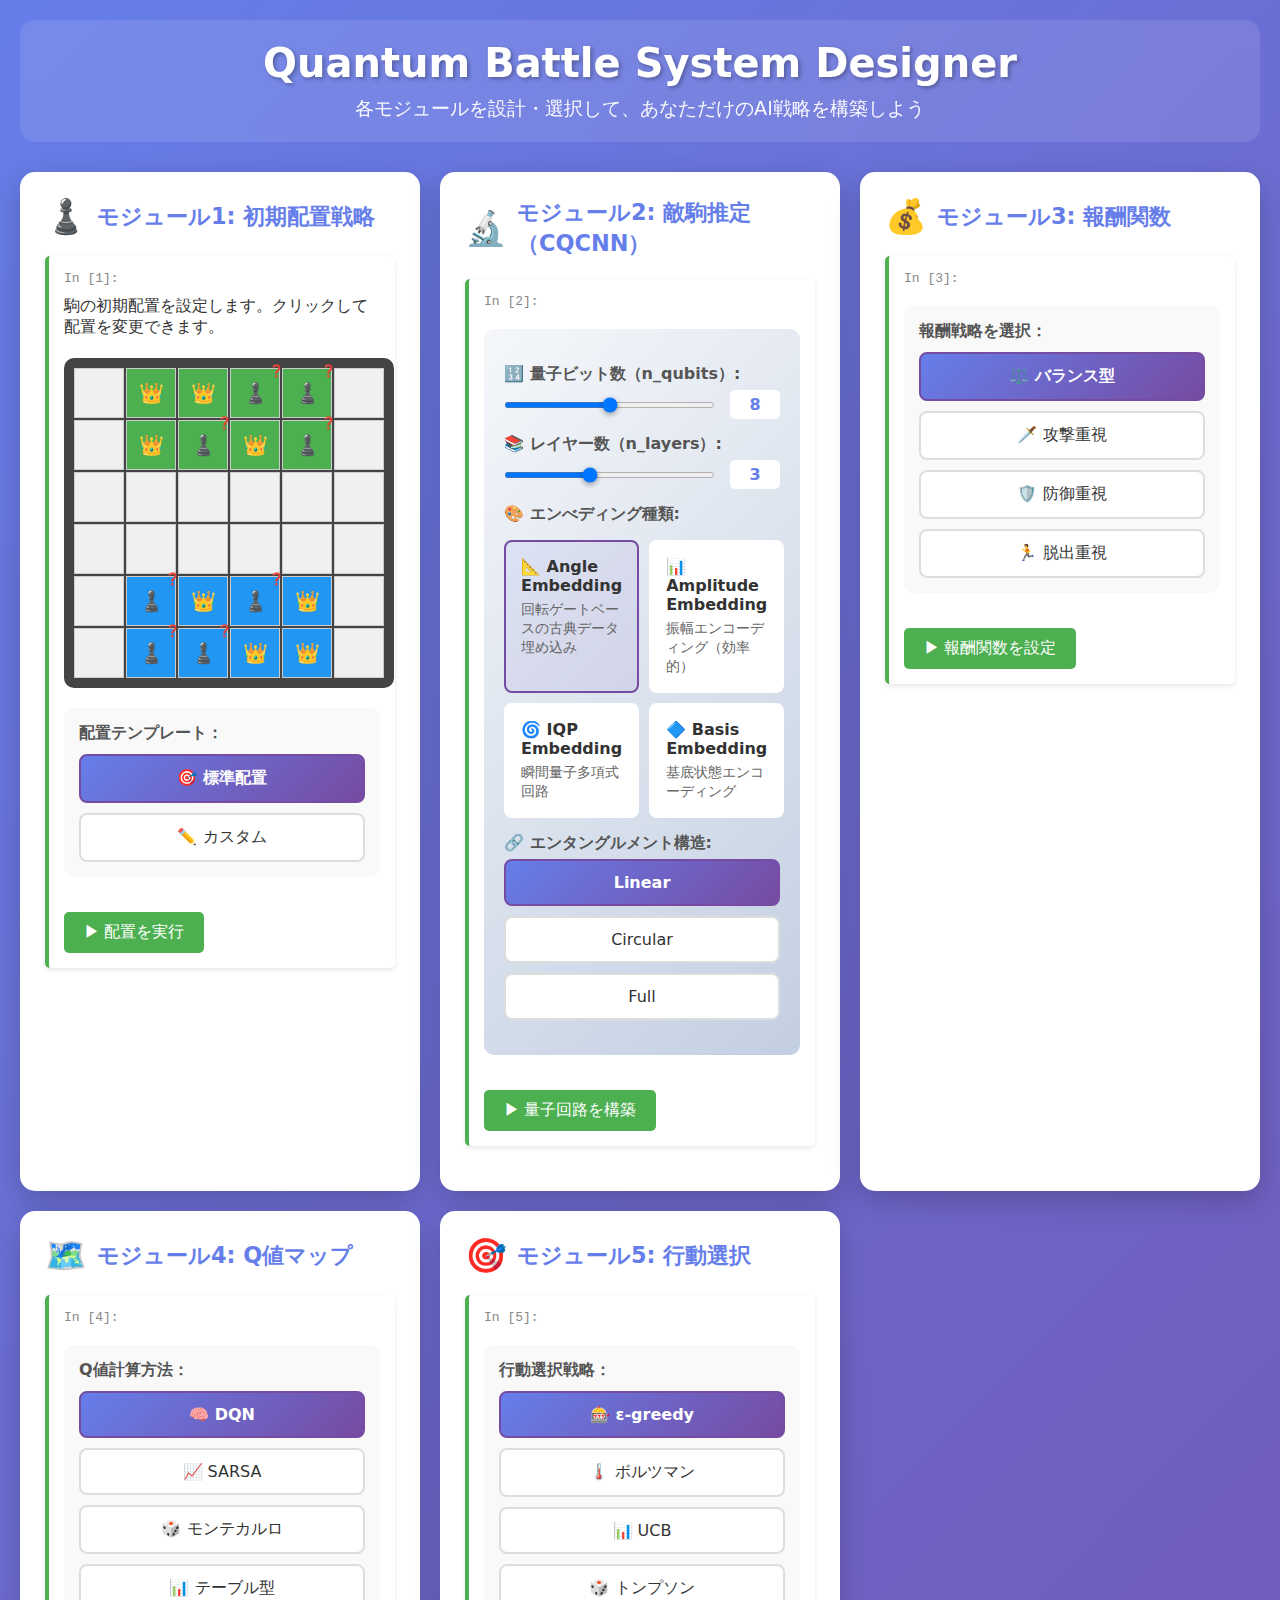
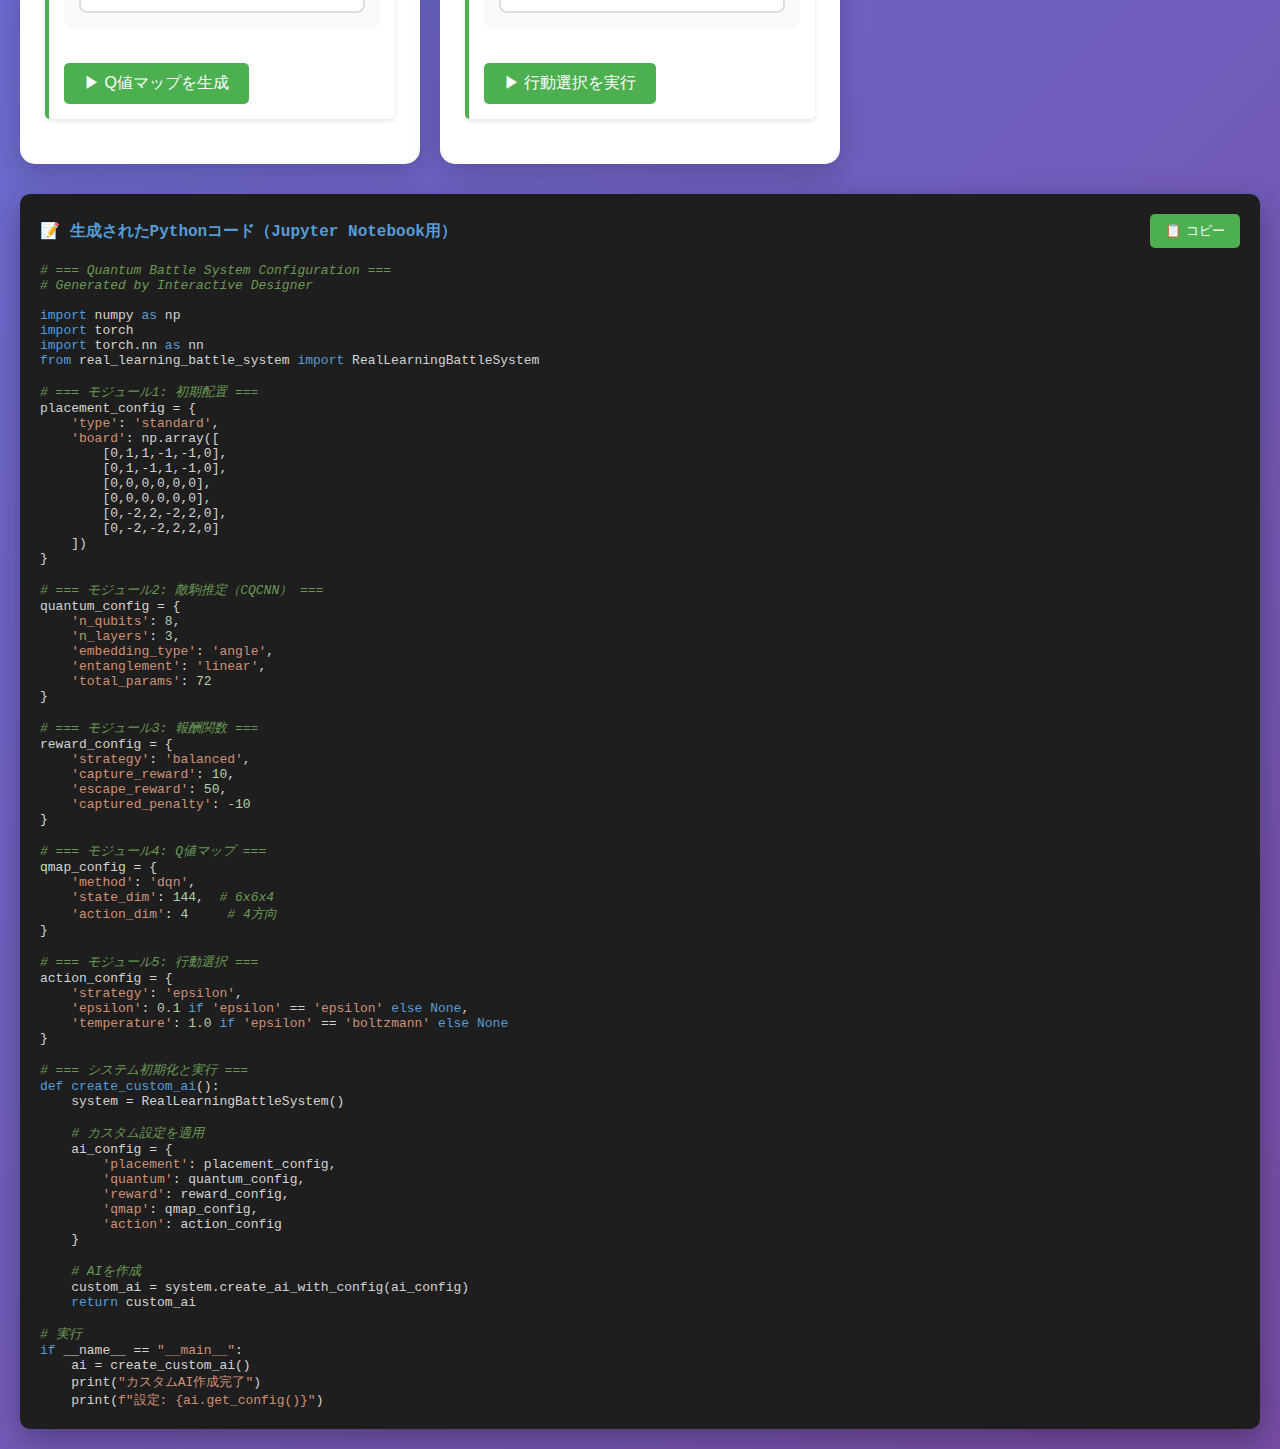
<file: .history/quantum_battle_design_notebook_20250822104304.html>
<!DOCTYPE html>
<html lang="ja">
<head>
    <meta charset="UTF-8">
    <meta name="viewport" content="width=device-width, initial-scale=1.0">
    <title>Quantum Battle System Designer</title>
    <style>
        * {
            margin: 0;
            padding: 0;
            box-sizing: border-box;
        }

        body {
            font-family: 'Segoe UI', system-ui, -apple-system, sans-serif;
            background: linear-gradient(135deg, #667eea 0%, #764ba2 100%);
            min-height: 100vh;
            padding: 20px;
            color: #333;
        }

        .container {
            max-width: 1400px;
            margin: 0 auto;
        }

        .header {
            text-align: center;
            color: white;
            margin-bottom: 30px;
            padding: 20px;
            background: rgba(255, 255, 255, 0.1);
            backdrop-filter: blur(10px);
            border-radius: 15px;
        }

        .header h1 {
            font-size: 2.5em;
            margin-bottom: 10px;
            text-shadow: 2px 2px 4px rgba(0,0,0,0.3);
        }

        .header p {
            font-size: 1.2em;
            opacity: 0.95;
        }

        .module-grid {
            display: grid;
            grid-template-columns: repeat(auto-fit, minmax(400px, 1fr));
            gap: 20px;
            margin-bottom: 30px;
        }

        .module-card {
            background: white;
            border-radius: 15px;
            padding: 25px;
            box-shadow: 0 10px 30px rgba(0,0,0,0.2);
            transition: transform 0.3s ease, box-shadow 0.3s ease;
        }

        .module-card:hover {
            transform: translateY(-5px);
            box-shadow: 0 15px 40px rgba(0,0,0,0.3);
        }

        .module-title {
            font-size: 1.4em;
            font-weight: bold;
            color: #667eea;
            margin-bottom: 15px;
            display: flex;
            align-items: center;
            gap: 10px;
        }

        .module-icon {
            font-size: 1.5em;
        }

        /* 初期配置モジュール */
        .placement-board {
            display: grid;
            grid-template-columns: repeat(6, 50px);
            grid-template-rows: repeat(6, 50px);
            gap: 2px;
            margin: 20px auto;
            background: #444;
            padding: 10px;
            border-radius: 10px;
            width: fit-content;
        }

        .board-cell {
            background: #f0f0f0;
            border: 1px solid #ccc;
            display: flex;
            align-items: center;
            justify-content: center;
            cursor: pointer;
            transition: all 0.3s ease;
            font-size: 20px;
            position: relative;
        }

        .board-cell:hover {
            background: #e0e0e0;
            transform: scale(1.1);
            z-index: 10;
        }

        .board-cell.player-a {
            background: #4CAF50;
            color: white;
        }

        .board-cell.player-b {
            background: #2196F3;
            color: white;
        }

        .board-cell.good {
            font-weight: bold;
        }

        .board-cell.bad::after {
            content: '❓';
            position: absolute;
            top: -5px;
            right: -5px;
            font-size: 12px;
        }

        /* 敵駒推定モジュール */
        .quantum-config {
            background: linear-gradient(135deg, #f5f7fa 0%, #c3cfe2 100%);
            padding: 20px;
            border-radius: 10px;
            margin: 20px 0;
        }

        .config-item {
            margin: 15px 0;
        }

        .config-label {
            font-weight: bold;
            color: #555;
            display: block;
            margin-bottom: 5px;
        }

        .slider-container {
            display: flex;
            align-items: center;
            gap: 15px;
        }

        input[type="range"] {
            flex: 1;
            height: 6px;
            border-radius: 3px;
            background: linear-gradient(to right, #667eea, #764ba2);
            outline: none;
            cursor: pointer;
        }

        input[type="range"]::-webkit-slider-thumb {
            -webkit-appearance: none;
            appearance: none;
            width: 20px;
            height: 20px;
            border-radius: 50%;
            background: white;
            box-shadow: 0 2px 5px rgba(0,0,0,0.3);
            cursor: pointer;
        }

        .value-display {
            background: white;
            padding: 5px 10px;
            border-radius: 5px;
            min-width: 50px;
            text-align: center;
            font-weight: bold;
            color: #667eea;
        }

        /* エンべディング選択 */
        .embedding-options {
            display: grid;
            grid-template-columns: repeat(2, 1fr);
            gap: 10px;
            margin: 15px 0;
        }

        .embedding-card {
            background: white;
            padding: 15px;
            border-radius: 8px;
            border: 2px solid transparent;
            cursor: pointer;
            transition: all 0.3s ease;
        }

        .embedding-card:hover {
            border-color: #667eea;
            transform: translateY(-2px);
            box-shadow: 0 5px 15px rgba(102, 126, 234, 0.3);
        }

        .embedding-card.selected {
            border-color: #764ba2;
            background: linear-gradient(135deg, rgba(102, 126, 234, 0.1), rgba(118, 75, 162, 0.1));
        }

        .embedding-title {
            font-weight: bold;
            color: #333;
            margin-bottom: 5px;
        }

        .embedding-desc {
            font-size: 0.9em;
            color: #666;
        }

        /* モジュール選択 */
        .module-selector {
            background: #f9f9f9;
            padding: 15px;
            border-radius: 10px;
            margin: 20px 0;
        }

        .selector-title {
            font-weight: bold;
            color: #555;
            margin-bottom: 10px;
        }

        .option-grid {
            display: grid;
            grid-template-columns: repeat(auto-fit, minmax(150px, 1fr));
            gap: 10px;
        }

        .option-button {
            padding: 12px 20px;
            border: 2px solid #ddd;
            background: white;
            border-radius: 8px;
            cursor: pointer;
            transition: all 0.3s ease;
            text-align: center;
        }

        .option-button:hover {
            border-color: #667eea;
            background: linear-gradient(135deg, rgba(102, 126, 234, 0.05), rgba(118, 75, 162, 0.05));
            transform: translateY(-2px);
        }

        .option-button.selected {
            border-color: #764ba2;
            background: linear-gradient(135deg, #667eea, #764ba2);
            color: white;
            font-weight: bold;
        }

        /* コード生成エリア */
        .code-output {
            background: #1e1e1e;
            color: #d4d4d4;
            padding: 20px;
            border-radius: 10px;
            margin-top: 30px;
            font-family: 'Consolas', 'Monaco', monospace;
            overflow-x: auto;
            box-shadow: 0 10px 30px rgba(0,0,0,0.3);
        }

        .code-header {
            color: #569cd6;
            font-weight: bold;
            margin-bottom: 15px;
            display: flex;
            justify-content: space-between;
            align-items: center;
        }

        .copy-button {
            background: #4CAF50;
            color: white;
            border: none;
            padding: 8px 15px;
            border-radius: 5px;
            cursor: pointer;
            transition: background 0.3s ease;
        }

        .copy-button:hover {
            background: #45a049;
        }

        .code-line {
            margin: 5px 0;
            line-height: 1.6;
        }

        .code-keyword {
            color: #569cd6;
        }

        .code-string {
            color: #ce9178;
        }

        .code-number {
            color: #b5cea8;
        }

        .code-comment {
            color: #6a9955;
            font-style: italic;
        }

        /* アニメーション */
        @keyframes pulse {
            0% { transform: scale(1); }
            50% { transform: scale(1.05); }
            100% { transform: scale(1); }
        }

        .pulse {
            animation: pulse 2s infinite;
        }

        /* Jupyter Notebook スタイル */
        .notebook-cell {
            background: white;
            border-left: 4px solid #4CAF50;
            margin: 20px 0;
            padding: 15px;
            border-radius: 5px;
            box-shadow: 0 2px 5px rgba(0,0,0,0.1);
        }

        .cell-number {
            color: #888;
            font-family: monospace;
            margin-bottom: 10px;
        }

        .run-button {
            background: #4CAF50;
            color: white;
            border: none;
            padding: 10px 20px;
            border-radius: 5px;
            cursor: pointer;
            font-size: 1em;
            margin-top: 15px;
            transition: background 0.3s ease;
        }

        .run-button:hover {
            background: #45a049;
        }

        .output-area {
            background: #f5f5f5;
            padding: 15px;
            border-radius: 5px;
            margin-top: 15px;
            font-family: monospace;
            white-space: pre-wrap;
        }
    </style>
</head>
<body>
    <div class="container">
        <div class="header">
            <h1>Quantum Battle System Designer</h1>
            <p>各モジュールを設計・選択して、あなただけのAI戦略を構築しよう</p>
        </div>

        <div class="module-grid">
            <!-- モジュール1: 初期配置 -->
            <div class="module-card">
                <div class="module-title">
                    <span class="module-icon">♟️</span>
                    モジュール1: 初期配置戦略
                </div>
                
                <div class="notebook-cell">
                    <div class="cell-number">In [1]:</div>
                    <p>駒の初期配置を設定します。クリックして配置を変更できます。</p>
                    
                    <div class="placement-board" id="placementBoard">
                        <!-- ボードは JavaScript で生成 -->
                    </div>
                    
                    <div class="module-selector">
                        <div class="selector-title">配置テンプレート：</div>
                        <div class="option-grid">
                            <div class="option-button selected" onclick="selectPlacement('standard')">
                                🎯 標準配置
                            </div>
                            <div class="option-button" onclick="selectPlacement('custom')">
                                ✏️ カスタム
                            </div>
                        </div>
                    </div>
                    
                    <button class="run-button" onclick="runPlacement()">▶ 配置を実行</button>
                    <div class="output-area" id="placementOutput" style="display: none;"></div>
                </div>
            </div>

            <!-- モジュール2: 敵駒推定 -->
            <div class="module-card">
                <div class="module-title">
                    <span class="module-icon">🔬</span>
                    モジュール2: 敵駒推定（CQCNN）
                </div>
                
                <div class="notebook-cell">
                    <div class="cell-number">In [2]:</div>
                    <div class="quantum-config">
                        <div class="config-item">
                            <label class="config-label">🔢 量子ビット数（n_qubits）:</label>
                            <div class="slider-container">
                                <input type="range" id="qubitsSlider" min="4" max="12" value="8" 
                                       oninput="updateValue('qubits', this.value)">
                                <div class="value-display" id="qubitsValue">8</div>
                            </div>
                        </div>
                        
                        <div class="config-item">
                            <label class="config-label">📚 レイヤー数（n_layers）:</label>
                            <div class="slider-container">
                                <input type="range" id="layersSlider" min="1" max="6" value="3" 
                                       oninput="updateValue('layers', this.value)">
                                <div class="value-display" id="layersValue">3</div>
                            </div>
                        </div>
                        
                        <div class="config-item">
                            <label class="config-label">🎨 エンべディング種類:</label>
                            <div class="embedding-options">
                                <div class="embedding-card selected" onclick="selectEmbedding('angle')">
                                    <div class="embedding-title">📐 Angle Embedding</div>
                                    <div class="embedding-desc">回転ゲートベースの古典データ埋め込み</div>
                                </div>
                                <div class="embedding-card" onclick="selectEmbedding('amplitude')">
                                    <div class="embedding-title">📊 Amplitude Embedding</div>
                                    <div class="embedding-desc">振幅エンコーディング（効率的）</div>
                                </div>
                                <div class="embedding-card" onclick="selectEmbedding('iqp')">
                                    <div class="embedding-title">🌀 IQP Embedding</div>
                                    <div class="embedding-desc">瞬間量子多項式回路</div>
                                </div>
                                <div class="embedding-card" onclick="selectEmbedding('basis')">
                                    <div class="embedding-title">🔷 Basis Embedding</div>
                                    <div class="embedding-desc">基底状態エンコーディング</div>
                                </div>
                            </div>
                        </div>
                        
                        <div class="config-item">
                            <label class="config-label">🔗 エンタングルメント構造:</label>
                            <div class="option-grid">
                                <div class="option-button selected" onclick="selectEntanglement('linear')">
                                    Linear
                                </div>
                                <div class="option-button" onclick="selectEntanglement('circular')">
                                    Circular
                                </div>
                                <div class="option-button" onclick="selectEntanglement('full')">
                                    Full
                                </div>
                            </div>
                        </div>
                    </div>
                    
                    <button class="run-button" onclick="runQuantumConfig()">▶ 量子回路を構築</button>
                    <div class="output-area" id="quantumOutput" style="display: none;"></div>
                </div>
            </div>

            <!-- モジュール3: 報酬関数 -->
            <div class="module-card">
                <div class="module-title">
                    <span class="module-icon">💰</span>
                    モジュール3: 報酬関数
                </div>
                
                <div class="notebook-cell">
                    <div class="cell-number">In [3]:</div>
                    <div class="module-selector">
                        <div class="selector-title">報酬戦略を選択：</div>
                        <div class="option-grid">
                            <div class="option-button selected" onclick="selectReward('balanced')">
                                ⚖️ バランス型
                            </div>
                            <div class="option-button" onclick="selectReward('aggressive')">
                                🗡️ 攻撃重視
                            </div>
                            <div class="option-button" onclick="selectReward('defensive')">
                                🛡️ 防御重視
                            </div>
                            <div class="option-button" onclick="selectReward('escape')">
                                🏃 脱出重視
                            </div>
                        </div>
                    </div>
                    
                    <button class="run-button" onclick="runReward()">▶ 報酬関数を設定</button>
                    <div class="output-area" id="rewardOutput" style="display: none;"></div>
                </div>
            </div>

            <!-- モジュール4: Q値マップ -->
            <div class="module-card">
                <div class="module-title">
                    <span class="module-icon">🗺️</span>
                    モジュール4: Q値マップ
                </div>
                
                <div class="notebook-cell">
                    <div class="cell-number">In [4]:</div>
                    <div class="module-selector">
                        <div class="selector-title">Q値計算方法：</div>
                        <div class="option-grid">
                            <div class="option-button selected" onclick="selectQMap('dqn')">
                                🧠 DQN
                            </div>
                            <div class="option-button" onclick="selectQMap('sarsa')">
                                📈 SARSA
                            </div>
                            <div class="option-button" onclick="selectQMap('montecarlo')">
                                🎲 モンテカルロ
                            </div>
                            <div class="option-button" onclick="selectQMap('tabular')">
                                📊 テーブル型
                            </div>
                        </div>
                    </div>
                    
                    <button class="run-button" onclick="runQMap()">▶ Q値マップを生成</button>
                    <div class="output-area" id="qmapOutput" style="display: none;"></div>
                </div>
            </div>

            <!-- モジュール5: 行動選択 -->
            <div class="module-card">
                <div class="module-title">
                    <span class="module-icon">🎯</span>
                    モジュール5: 行動選択
                </div>
                
                <div class="notebook-cell">
                    <div class="cell-number">In [5]:</div>
                    <div class="module-selector">
                        <div class="selector-title">行動選択戦略：</div>
                        <div class="option-grid">
                            <div class="option-button selected" onclick="selectAction('epsilon')">
                                🎰 ε-greedy
                            </div>
                            <div class="option-button" onclick="selectAction('boltzmann')">
                                🌡️ ボルツマン
                            </div>
                            <div class="option-button" onclick="selectAction('ucb')">
                                📊 UCB
                            </div>
                            <div class="option-button" onclick="selectAction('thompson')">
                                🎲 トンプソン
                            </div>
                        </div>
                    </div>
                    
                    <button class="run-button" onclick="runAction()">▶ 行動選択を実行</button>
                    <div class="output-area" id="actionOutput" style="display: none;"></div>
                </div>
            </div>
        </div>

        <!-- 統合コード生成 -->
        <div class="code-output">
            <div class="code-header">
                <span>📝 生成されたPythonコード（Jupyter Notebook用）</span>
                <button class="copy-button" onclick="copyCode()">📋 コピー</button>
            </div>
            <pre id="generatedCode"></pre>
        </div>
    </div>

    <script>
        // グローバル変数
        let currentConfig = {
            placement: 'standard',
            qubits: 8,
            layers: 3,
            embedding: 'angle',
            entanglement: 'linear',
            reward: 'balanced',
            qmap: 'dqn',
            action: 'epsilon',
            board: Array(6).fill().map(() => Array(6).fill(0))
        };

        // 初期化
        document.addEventListener('DOMContentLoaded', function() {
            initializeBoard();
            updateCode();
        });

        // ボード初期化
        function initializeBoard() {
            const board = document.getElementById('placementBoard');
            board.innerHTML = '';
            
            // 標準配置
            const standardPlacement = {
                // Player A (rows 0-1)
                '0,1': 'A-good', '0,2': 'A-good', '0,3': 'A-bad', '0,4': 'A-bad',
                '1,1': 'A-good', '1,2': 'A-bad', '1,3': 'A-good', '1,4': 'A-bad',
                // Player B (rows 4-5)
                '4,1': 'B-bad', '4,2': 'B-good', '4,3': 'B-bad', '4,4': 'B-good',
                '5,1': 'B-bad', '5,2': 'B-bad', '5,3': 'B-good', '5,4': 'B-good'
            };
            
            for (let row = 0; row < 6; row++) {
                for (let col = 0; col < 6; col++) {
                    const cell = document.createElement('div');
                    cell.className = 'board-cell';
                    cell.dataset.row = row;
                    cell.dataset.col = col;
                    
                    const key = `${row},${col}`;
                    if (standardPlacement[key]) {
                        const [player, type] = standardPlacement[key].split('-');
                        cell.classList.add(`player-${player.toLowerCase()}`, type);
                        cell.textContent = type === 'good' ? '👑' : '♟️';
                        currentConfig.board[row][col] = player === 'A' ? 
                            (type === 'good' ? 1 : -1) : 
                            (type === 'good' ? 2 : -2);
                    }
                    
                    cell.onclick = () => togglePiece(row, col);
                    board.appendChild(cell);
                }
            }
        }

        // 駒の切り替え
        function togglePiece(row, col) {
            if (currentConfig.placement !== 'custom') {
                currentConfig.placement = 'custom';
                document.querySelectorAll('.module-selector .option-button').forEach(btn => {
                    btn.classList.remove('selected');
                    if (btn.textContent.includes('カスタム')) {
                        btn.classList.add('selected');
                    }
                });
            }
            
            const cell = document.querySelector(`[data-row="${row}"][data-col="${col}"]`);
            const current = currentConfig.board[row][col];
            
            // サイクル: 0 -> A-good -> A-bad -> B-good -> B-bad -> 0
            const cycle = [0, 1, -1, 2, -2];
            const nextIndex = (cycle.indexOf(current) + 1) % cycle.length;
            const next = cycle[nextIndex];
            
            currentConfig.board[row][col] = next;
            
            // UIを更新
            cell.className = 'board-cell';
            cell.textContent = '';
            
            if (next !== 0) {
                const player = Math.abs(next) === 1 ? 'a' : 'b';
                const type = next > 0 ? 'good' : 'bad';
                cell.classList.add(`player-${player}`, type);
                cell.textContent = type === 'good' ? '👑' : '♟️';
            }
            
            updateCode();
        }

        // 配置選択
        function selectPlacement(type) {
            currentConfig.placement = type;
            document.querySelectorAll('.module-selector .option-button').forEach(btn => {
                btn.classList.remove('selected');
            });
            event.target.classList.add('selected');
            
            if (type !== 'custom') {
                // プリセット配置を適用
                initializeBoard();
            }
            updateCode();
        }

        // 値の更新
        function updateValue(type, value) {
            currentConfig[type] = parseInt(value);
            document.getElementById(`${type}Value`).textContent = value;
            updateCode();
        }

        // エンべディング選択
        function selectEmbedding(type) {
            currentConfig.embedding = type;
            document.querySelectorAll('.embedding-card').forEach(card => {
                card.classList.remove('selected');
            });
            event.target.closest('.embedding-card').classList.add('selected');
            updateCode();
        }

        // エンタングルメント選択
        function selectEntanglement(type) {
            currentConfig.entanglement = type;
            document.querySelectorAll('.config-item .option-button').forEach(btn => {
                btn.classList.remove('selected');
            });
            event.target.classList.add('selected');
            updateCode();
        }

        // 各モジュール選択
        function selectReward(type) {
            currentConfig.reward = type;
            updateSelection(event.target);
            updateCode();
        }

        function selectQMap(type) {
            currentConfig.qmap = type;
            updateSelection(event.target);
            updateCode();
        }

        function selectAction(type) {
            currentConfig.action = type;
            updateSelection(event.target);
            updateCode();
        }

        function updateSelection(target) {
            target.parentElement.querySelectorAll('.option-button').forEach(btn => {
                btn.classList.remove('selected');
            });
            target.classList.add('selected');
        }

        // 実行ボタン
        function runPlacement() {
            const output = document.getElementById('placementOutput');
            output.style.display = 'block';
            output.textContent = `初期配置設定完了\n配置タイプ: ${currentConfig.placement}\n善玉の位置: ${countPieces('good')}個\n悪玉の位置: ${countPieces('bad')}個`;
        }

        function runQuantumConfig() {
            const output = document.getElementById('quantumOutput');
            output.style.display = 'block';
            output.textContent = `✅ 量子回路構築完了\n量子ビット数: ${currentConfig.qubits}\nレイヤー数: ${currentConfig.layers}\nエンべディング: ${currentConfig.embedding}\nエンタングルメント: ${currentConfig.entanglement}\n総パラメータ数: ${currentConfig.qubits * currentConfig.layers * 3}`;
        }

        function runReward() {
            const output = document.getElementById('rewardOutput');
            output.style.display = 'block';
            const rewards = {
                balanced: '捕獲: +10, 脱出: +50, 被捕獲: -10',
                aggressive: '捕獲: +20, 脱出: +30, 被捕獲: -5',
                defensive: '捕獲: +5, 脱出: +40, 被捕獲: -20',
                escape: '捕獲: +5, 脱出: +100, 被捕獲: -10'
            };
            output.textContent = `✅ 報酬関数設定完了\n戦略: ${currentConfig.reward}\n${rewards[currentConfig.reward]}`;
        }

        function runQMap() {
            const output = document.getElementById('qmapOutput');
            output.style.display = 'block';
            output.textContent = `Q値マップ生成完了\n方法: ${currentConfig.qmap}\n状態空間: 6x6x4 = 144次元\n行動空間: 4方向`;
        }

        function runAction() {
            const output = document.getElementById('actionOutput');
            output.style.display = 'block';
            const strategies = {
                epsilon: 'ε=0.1で10%の確率でランダム探索',
                boltzmann: '温度τ=1.0でソフトマックス選択',
                ucb: '信頼区間による楽観的探索',
                thompson: 'ベイズ的確率分布からサンプリング'
            };
            output.textContent = `行動選択戦略設定完了\n戦略: ${currentConfig.action}\n${strategies[currentConfig.action]}`;
        }

        // ヘルパー関数
        function countPieces(type) {
            let count = 0;
            for (let row of currentConfig.board) {
                for (let val of row) {
                    if (type === 'good' && (val === 1 || val === 2)) count++;
                    if (type === 'bad' && (val === -1 || val === -2)) count++;
                }
            }
            return count;
        }

        // コード生成
        function updateCode() {
            const code = `<span class="code-comment"># === Quantum Battle System Configuration ===</span>
<span class="code-comment"># Generated by Interactive Designer</span>

<span class="code-keyword">import</span> numpy <span class="code-keyword">as</span> np
<span class="code-keyword">import</span> torch
<span class="code-keyword">import</span> torch.nn <span class="code-keyword">as</span> nn
<span class="code-keyword">from</span> real_learning_battle_system <span class="code-keyword">import</span> RealLearningBattleSystem

<span class="code-comment"># === モジュール1: 初期配置 ===</span>
placement_config = {
    <span class="code-string">'type'</span>: <span class="code-string">'${currentConfig.placement}'</span>,
    <span class="code-string">'board'</span>: np.array([
${currentConfig.board.map(row => '        ' + JSON.stringify(row)).join(',\n')}
    ])
}

<span class="code-comment"># === モジュール2: 敵駒推定（CQCNN） ===</span>
quantum_config = {
    <span class="code-string">'n_qubits'</span>: <span class="code-number">${currentConfig.qubits}</span>,
    <span class="code-string">'n_layers'</span>: <span class="code-number">${currentConfig.layers}</span>,
    <span class="code-string">'embedding_type'</span>: <span class="code-string">'${currentConfig.embedding}'</span>,
    <span class="code-string">'entanglement'</span>: <span class="code-string">'${currentConfig.entanglement}'</span>,
    <span class="code-string">'total_params'</span>: <span class="code-number">${currentConfig.qubits * currentConfig.layers * 3}</span>
}

<span class="code-comment"># === モジュール3: 報酬関数 ===</span>
reward_config = {
    <span class="code-string">'strategy'</span>: <span class="code-string">'${currentConfig.reward}'</span>,
    <span class="code-string">'capture_reward'</span>: <span class="code-number">${currentConfig.reward === 'aggressive' ? 20 : currentConfig.reward === 'defensive' ? 5 : 10}</span>,
    <span class="code-string">'escape_reward'</span>: <span class="code-number">${currentConfig.reward === 'escape' ? 100 : currentConfig.reward === 'defensive' ? 40 : currentConfig.reward === 'aggressive' ? 30 : 50}</span>,
    <span class="code-string">'captured_penalty'</span>: <span class="code-number">${currentConfig.reward === 'defensive' ? -20 : currentConfig.reward === 'aggressive' ? -5 : -10}</span>
}

<span class="code-comment"># === モジュール4: Q値マップ ===</span>
qmap_config = {
    <span class="code-string">'method'</span>: <span class="code-string">'${currentConfig.qmap}'</span>,
    <span class="code-string">'state_dim'</span>: <span class="code-number">144</span>,  <span class="code-comment"># 6x6x4</span>
    <span class="code-string">'action_dim'</span>: <span class="code-number">4</span>     <span class="code-comment"># 4方向</span>
}

<span class="code-comment"># === モジュール5: 行動選択 ===</span>
action_config = {
    <span class="code-string">'strategy'</span>: <span class="code-string">'${currentConfig.action}'</span>,
    <span class="code-string">'epsilon'</span>: <span class="code-number">0.1</span> <span class="code-keyword">if</span> <span class="code-string">'${currentConfig.action}'</span> == <span class="code-string">'epsilon'</span> <span class="code-keyword">else</span> <span class="code-keyword">None</span>,
    <span class="code-string">'temperature'</span>: <span class="code-number">1.0</span> <span class="code-keyword">if</span> <span class="code-string">'${currentConfig.action}'</span> == <span class="code-string">'boltzmann'</span> <span class="code-keyword">else</span> <span class="code-keyword">None</span>
}

<span class="code-comment"># === システム初期化と実行 ===</span>
<span class="code-keyword">def</span> <span class="code-keyword">create_custom_ai</span>():
    system = RealLearningBattleSystem()
    
    <span class="code-comment"># カスタム設定を適用</span>
    ai_config = {
        <span class="code-string">'placement'</span>: placement_config,
        <span class="code-string">'quantum'</span>: quantum_config,
        <span class="code-string">'reward'</span>: reward_config,
        <span class="code-string">'qmap'</span>: qmap_config,
        <span class="code-string">'action'</span>: action_config
    }
    
    <span class="code-comment"># AIを作成</span>
    custom_ai = system.create_ai_with_config(ai_config)
    <span class="code-keyword">return</span> custom_ai

<span class="code-comment"># 実行</span>
<span class="code-keyword">if</span> __name__ == <span class="code-string">"__main__"</span>:
    ai = create_custom_ai()
    print(<span class="code-string">"カスタムAI作成完了"</span>)
    print(<span class="code-string">f"設定: {ai.get_config()}"</span>)
`;
            
            document.getElementById('generatedCode').innerHTML = code;
        }

        // コードコピー
        function copyCode() {
            const codeElement = document.getElementById('generatedCode');
            const textArea = document.createElement('textarea');
            textArea.value = codeElement.textContent;
            document.body.appendChild(textArea);
            textArea.select();
            document.execCommand('copy');
            document.body.removeChild(textArea);
            
            const button = event.target;
            const originalText = button.textContent;
            button.textContent = 'コピー完了';
            setTimeout(() => {
                button.textContent = originalText;
            }, 2000);
        }
    </script>
</body>
</html>
</file>
